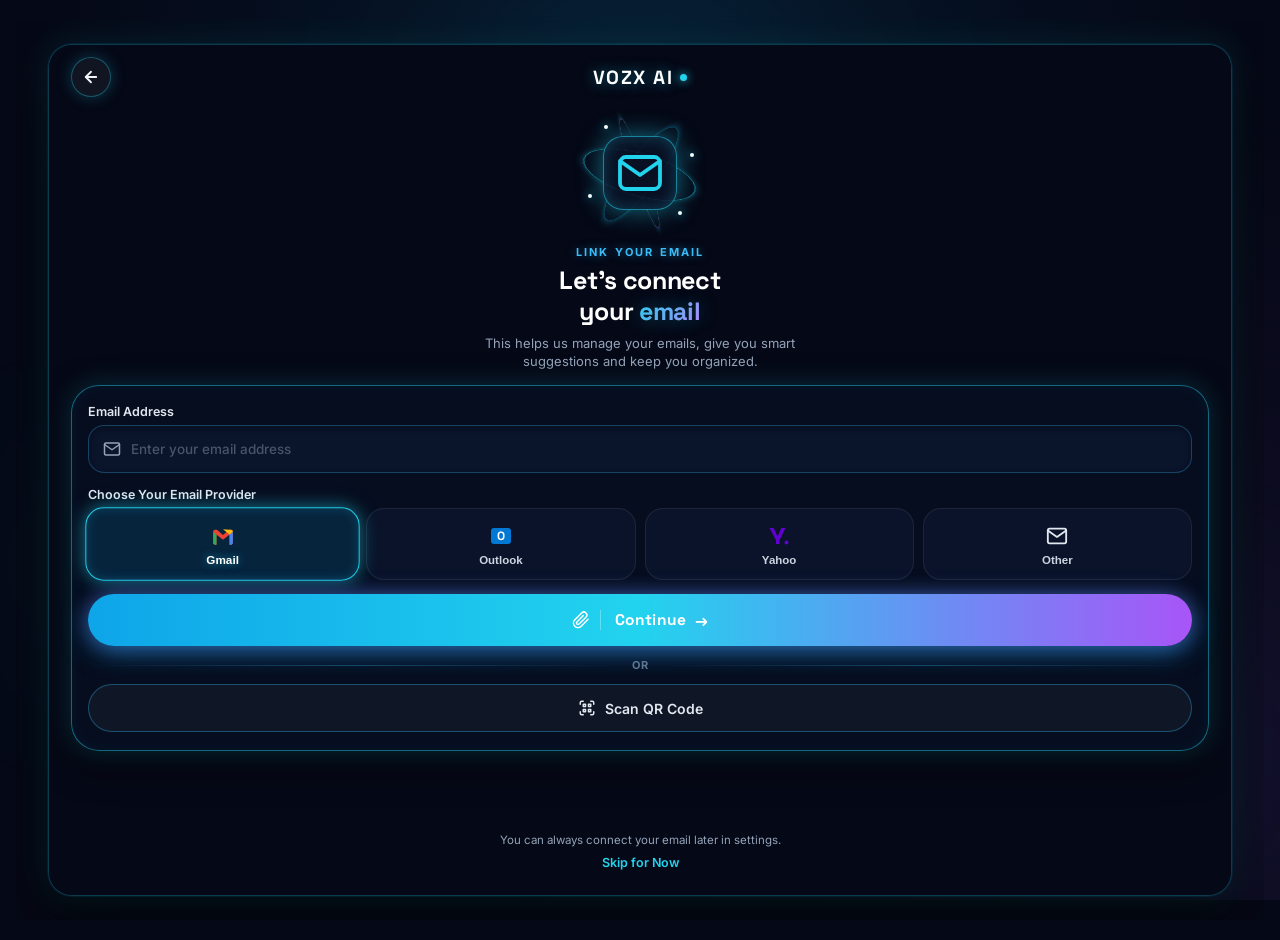
<file: email-onboarding.html>
<!DOCTYPE html>
<html lang="en">
<head>
  <meta charset="UTF-8">
  <meta name="viewport" content="width=device-width, initial-scale=1.0, maximum-scale=1.0, user-scalable=no">
  <title>VOZX AI — Email Assistant Onboarding</title>
  <meta name="description" content="Connect your email account to VOZX AI for intelligent email organization, summaries, and AI drafting.">
  <link rel="stylesheet" href="email-onboarding.css">
</head>
<body>

  <!-- Cosmic Ambient Background Particles & Energy Waves -->
  <div class="ambient-cosmic-bg" aria-hidden="true">
    <div class="glow-orb orb-1"></div>
    <div class="glow-orb orb-2"></div>
    <div class="glow-orb orb-3"></div>
    <span class="particle p-1"></span>
    <span class="particle p-2"></span>
    <span class="particle p-3"></span>
    <span class="particle p-4"></span>
    <span class="particle p-5"></span>
    <span class="particle p-6"></span>
  </div>

  <!-- Responsive Viewport Shell -->
  <main class="email-viewport-container phone-frame" id="emailPhoneFrame">

    <!-- Sweeping Cosmic Plasma Arc Wave -->
    <div class="sweeping-plasma-arc" aria-hidden="true"></div>

    <!-- Multi-Screen Viewport Container -->
    <div class="screens-viewport" id="screensViewport">

      <!-- =================================================================
           SCREEN 1 — LINK YOUR EMAIL (Exact Match to Reference Image)
           ================================================================= -->
      <section class="email-step-screen active" id="screen1LinkEmail" data-step="1">
        
        <!-- Header -->
        <header class="email-top-header">
          <button type="button" class="circle-back-btn" id="s1BackBtn" aria-label="Go back" title="Back to Dashboard">
            <svg viewBox="0 0 24 24" fill="none" stroke="currentColor" stroke-width="2.4" stroke-linecap="round" stroke-linejoin="round">
              <line x1="19" y1="12" x2="5" y2="12"></line>
              <polyline points="12 19 5 12 12 5"></polyline>
            </svg>
          </button>

          <div class="brand-title-group">
            <span class="brand-text">VOZX AI</span>
            <span class="online-cyan-dot" aria-hidden="true"></span>
          </div>

          <div class="header-spacer"></div>
        </header>

        <!-- Hero Section with Animated 3D Energy Orbits -->
        <div class="hero-email-stage">
          <div class="email-orbit-system">
            <!-- 3D Orbital Energy Rings -->
            <div class="orbit-ring ring-1"></div>
            <div class="orbit-ring ring-2"></div>
            <div class="orbit-ring ring-3"></div>
            <!-- Orbiting Energy Sparkles -->
            <span class="orbit-sparkle sp-1"></span>
            <span class="orbit-sparkle sp-2"></span>
            <span class="orbit-sparkle sp-3"></span>
            <span class="orbit-sparkle sp-4"></span>

            <!-- Central Glowing Email Icon Box -->
            <div class="central-email-icon-box">
              <svg width="48" height="48" viewBox="0 0 24 24" fill="none" stroke="#22d3ee" stroke-width="1.9" stroke-linecap="round" stroke-linejoin="round">
                <rect x="2" y="4" width="20" height="16" rx="3"></rect>
                <path d="M22 6l-10 7L2 6"></path>
              </svg>
            </div>
          </div>

          <span class="tracking-label">LINK YOUR EMAIL</span>
          <h1 class="hero-title">
            Let's connect<br>your <span class="gradient-email-word">email</span>
          </h1>
          <p class="hero-subtitle">
            This helps us manage your emails, give you smart suggestions and keep you organized.
          </p>
        </div>

        <!-- Glassmorphic Form Card -->
        <div class="glassmorphic-email-card">
          
          <!-- Input Field: Email Address -->
          <div class="input-block">
            <label class="card-field-label" for="emailInput">Email Address</label>
            <div class="glass-input-field" id="emailInputWrapper">
              <span class="input-icon">
                <svg width="18" height="18" viewBox="0 0 24 24" fill="none" stroke="currentColor" stroke-width="2" stroke-linecap="round" stroke-linejoin="round">
                  <rect x="2" y="4" width="20" height="16" rx="2"></rect>
                  <path d="M22 6l-10 7L2 6"></path>
                </svg>
              </span>
              <input 
                type="email" 
                id="emailInput" 
                class="card-text-input" 
                placeholder="Enter your email address" 
                value=""
                autocomplete="email"
              >
            </div>
          </div>

          <!-- Choose Email Provider Row -->
          <div class="providers-block">
            <label class="card-field-label">Choose Your Email Provider</label>
            <div class="providers-grid" role="radiogroup" aria-label="Email Providers">
              
              <!-- 1. Gmail (Active by default) -->
              <button type="button" class="provider-card active" data-provider="Gmail" role="radio" aria-checked="true" title="Gmail">
                <div class="provider-icon-wrapper">
                  <svg width="22" height="18" viewBox="0 0 24 18" fill="none">
                    <path d="M1.5 16.5V4.5C1.5 3.4 2.4 2.5 3.5 2.5H5.5L12 8L18.5 2.5H20.5C21.6 2.5 22.5 3.4 22.5 4.5V16.5C22.5 17.6 21.6 18.5 20.5 18.5H19V7.5L12 13L5 7.5V18.5H3.5C2.4 18.5 1.5 17.6 1.5 16.5Z" fill="#EA4335"/>
                    <path d="M19 7.5V18.5H20.5C21.6 18.5 22.5 17.6 22.5 16.5V4.5L19 7.5Z" fill="#4285F4"/>
                    <path d="M5 7.5L1.5 4.5V16.5C1.5 17.6 2.4 18.5 3.5 18.5H5V7.5Z" fill="#34A853"/>
                    <path d="M19 4.5V7.5L12 13L5 7.5V4.5L12 10L19 4.5Z" fill="#EA4335"/>
                    <path d="M18.5 2.5H20.5C21.6 2.5 22.5 3.4 22.5 4.5L19 7.5L12 2L18.5 2.5Z" fill="#FBBC05"/>
                  </svg>
                </div>
                <span class="provider-name">Gmail</span>
              </button>

              <!-- 2. Outlook -->
              <button type="button" class="provider-card" data-provider="Outlook" role="radio" aria-checked="false" title="Microsoft Outlook">
                <div class="provider-icon-wrapper">
                  <svg width="24" height="24" viewBox="0 0 24 24" fill="none">
                    <rect x="2" y="4" width="20" height="16" rx="3" fill="#0078D4"/>
                    <text x="12" y="16" font-family="'Space Grotesk', sans-serif" font-weight="bold" font-size="12" fill="#ffffff" text-anchor="middle">O</text>
                  </svg>
                </div>
                <span class="provider-name">Outlook</span>
              </button>

              <!-- 3. Yahoo -->
              <button type="button" class="provider-card" data-provider="Yahoo" role="radio" aria-checked="false" title="Yahoo Mail">
                <div class="provider-icon-wrapper">
                  <svg width="24" height="24" viewBox="0 0 24 24">
                    <path fill="#6001D2" d="M2.5 4h4.2l3.8 8.5L14.3 4h4.2l-6 12.2V20H9v-3.8L2.5 4z"/>
                    <circle cx="19.5" cy="18.5" r="2" fill="#6001D2"/>
                  </svg>
                </div>
                <span class="provider-name">Yahoo</span>
              </button>

              <!-- 4. Other -->
              <button type="button" class="provider-card" data-provider="Other" role="radio" aria-checked="false" title="IMAP / Other Mail">
                <div class="provider-icon-wrapper">
                  <svg width="22" height="22" viewBox="0 0 24 24" fill="none" stroke="#e2e8f0" stroke-width="2" stroke-linecap="round" stroke-linejoin="round">
                    <rect x="2" y="4" width="20" height="16" rx="2"></rect>
                    <path d="M22 6l-10 7L2 6"></path>
                  </svg>
                </div>
                <span class="provider-name">Other</span>
              </button>

            </div>
          </div>

          <!-- Gradient Continue Button -->
          <button type="button" class="gradient-continue-btn" id="continueBtn">
            <span class="btn-ripple-layer"></span>
            <span class="btn-icon-side">
              <svg width="18" height="18" viewBox="0 0 24 24" fill="none" stroke="currentColor" stroke-width="2" stroke-linecap="round" stroke-linejoin="round">
                <path d="M21.44 11.05l-9.19 9.19a6 6 0 0 1-8.49-8.49l9.19-9.19a4 4 0 0 1 5.66 5.66l-9.2 9.19a2 2 0 0 1-2.83-2.83l8.49-8.48"></path>
              </svg>
            </span>
            <span class="btn-divider-stroke"></span>
            <span class="btn-label-text" id="continueBtnLabel">Continue</span>
            <span class="btn-arrow-right">&rarr;</span>
          </button>

          <!-- Glowing OR Divider -->
          <div class="glowing-or-divider">
            <span class="divider-line"></span>
            <span class="divider-badge">OR</span>
            <span class="divider-line"></span>
          </div>

          <!-- Outline Scan QR Code Button -->
          <button type="button" class="glass-qr-btn" id="scanQrBtn">
            <svg class="qr-bracket-icon" width="18" height="18" viewBox="0 0 24 24" fill="none" stroke="currentColor" stroke-width="2" stroke-linecap="round" stroke-linejoin="round">
              <path d="M3 7V5a2 2 0 0 1 2-2h2"></path>
              <path d="M17 3h2a2 2 0 0 1 2 2v2"></path>
              <path d="M21 17v2a2 2 0 0 1-2 2h-2"></path>
              <path d="M7 21H5a2 2 0 0 1-2-2v-2"></path>
              <rect x="7" y="7" width="3" height="3"></rect>
              <rect x="14" y="7" width="3" height="3"></rect>
              <rect x="7" y="14" width="3" height="3"></rect>
              <rect x="14" y="14" width="3" height="3"></rect>
            </svg>
            <span>Scan QR Code</span>
          </button>

        </div>

        <!-- Footer Section -->
        <footer class="email-footer-block">
          <p class="footer-note-text">You can always connect your email later in settings.</p>
          <button type="button" class="skip-link-btn" id="skipLinkBtn">Skip for Now</button>
        </footer>

      </section>

      <!-- =================================================================
           SCREEN 2 — CONNECTING EMAIL (Animated Circular Progress)
           ================================================================= -->
      <section class="email-step-screen" id="screen2Connecting" data-step="2">
        <div class="connecting-stage">
          
          <!-- Glowing Animated Progress Ring -->
          <div class="progress-ring-container">
            <svg class="circular-progress-svg" viewBox="0 0 120 120">
              <defs>
                <linearGradient id="ringProgressGrad" x1="0%" y1="0%" x2="100%" y2="100%">
                  <stop offset="0%" stop-color="#0ea5e9"/>
                  <stop offset="50%" stop-color="#22d3ee"/>
                  <stop offset="100%" stop-color="#a855f7"/>
                </linearGradient>
              </defs>
              <circle class="ring-bg-track" cx="60" cy="60" r="50"></circle>
              <circle class="ring-stroke-bar" id="progressStrokeBar" cx="60" cy="60" r="50"></circle>
            </svg>

            <!-- Inner Floating Spinning Icon -->
            <div class="inner-spinning-email">
              <svg width="42" height="42" viewBox="0 0 24 24" fill="none" stroke="#22d3ee" stroke-width="1.8" stroke-linecap="round" stroke-linejoin="round">
                <rect x="2" y="4" width="20" height="16" rx="3"></rect>
                <path d="M22 6l-10 7L2 6"></path>
              </svg>
            </div>
          </div>

          <!-- Progress Percentage Counter -->
          <div class="progress-percent-label" id="progressPercentLabel">0%</div>

          <h2 class="connecting-title" id="connectingTitle">Connecting your Gmail...</h2>
          <p class="connecting-subtitle">Please wait while VOZX securely links your account and neural keys.</p>

          <div class="connecting-security-badge">
            <span>🔒</span>
            <span>256-Bit Encrypted OAuth Pipeline</span>
          </div>

        </div>
      </section>

      <!-- =================================================================
           SCREEN 3 — EMAIL CONNECTED SUCCESSFULLY (Green Checkmark Glow)
           ================================================================= -->
      <section class="email-step-screen" id="screen3Success" data-step="3">
        <div class="success-stage">
          
          <!-- Neon Green Success Checkmark Badge -->
          <div class="success-neon-circle">
            <svg class="success-checkmark-svg" viewBox="0 0 52 52">
              <circle class="success-circle-outline" cx="26" cy="26" r="23" fill="none"/>
              <path class="success-check-path" fill="none" d="M14.1 27.2l7.1 7.2 16.7-16.8"/>
            </svg>
          </div>

          <span class="success-badge-pill">● Neural Sync Ready</span>

          <h2 class="success-title">Email Connected Successfully!</h2>
          <p class="success-subtitle">
            VOZX can now organize your emails, summarize inboxes, draft replies, and notify important messages.
          </p>

          <div class="features-unlocked-card">
            <div class="feature-item">
              <span class="feat-dot"></span>
              <span>AI Smart Inbox Summaries</span>
            </div>
            <div class="feature-item">
              <span class="feat-dot"></span>
              <span>1-Click Contextual Replies</span>
            </div>
            <div class="feature-item">
              <span class="feat-dot"></span>
              <span>Priority &amp; Deadline Extraction</span>
            </div>
          </div>

          <button type="button" class="open-dashboard-btn" id="openEmailDashboardBtn">
            <span>Open Email Assistant</span>
            <span>&rarr;</span>
          </button>

          <div class="auto-redirect-note">Auto-opening in <span id="autoRedirectTimer">2</span>s...</div>

        </div>
      </section>

      <!-- =================================================================
           SCREEN 4 — EMAIL ASSISTANT DASHBOARD (Main Production Hub)
           ================================================================= -->
      <section class="email-step-screen" id="screen4Dashboard" data-step="4">
        
        <!-- Dashboard Top Header -->
        <header class="dash-top-header">
          <button type="button" class="circle-back-btn" id="dashBackBtn" title="Back to Main Home Dashboard">
            <svg viewBox="0 0 24 24" fill="none" stroke="currentColor" stroke-width="2.4">
              <line x1="19" y1="12" x2="5" y2="12"></line>
              <polyline points="12 19 5 12 12 5"></polyline>
            </svg>
          </button>

          <div class="brand-title-group">
            <span class="brand-text">VOZX AI</span>
            <span class="online-cyan-dot" aria-hidden="true"></span>
          </div>

          <div class="dash-header-actions">
            <button type="button" class="dash-del-btn" id="dashDeleteAccountBtn" title="Delete & Unlink Email Account" aria-label="Delete Email Account">
              <svg width="12" height="12" viewBox="0 0 24 24" fill="none" stroke="currentColor" stroke-width="2" stroke-linecap="round" stroke-linejoin="round">
                <polyline points="3 6 5 6 21 6"></polyline>
                <path d="M19 6v14a2 2 0 0 1-2 2H7a2 2 0 0 1-2-2V6m3 0V4a2 2 0 0 1 2-2h4a2 2 0 0 1 2 2v2"></path>
              </svg>
              <span>Delete</span>
            </button>
            <div class="dash-profile-circle" id="dashProfileBtn" title="Connected Account">
              <span>AI</span>
            </div>
          </div>
        </header>

        <!-- Scrollable Dashboard Content -->
        <div class="dash-scroll-content">

          <!-- Dashboard Title Banner -->
          <div class="dash-heading-block">
            <h1 class="dash-main-title">Email Assistant</h1>
            <p class="dash-sub-title">Write, organize, and manage your emails with AI.</p>
          </div>

          <!-- Connected Accounts & Add Mail Bar -->
          <div class="connected-accounts-bar" id="connectedAccountsBar">
            <button type="button" class="active-account-badge" id="accountSwitcherTrigger" title="Switch or manage email accounts" aria-haspopup="dialog">
              <span class="account-provider-icon">
                <svg width="14" height="14" viewBox="0 0 24 24" fill="currentColor">
                  <path d="M20 4H4c-1.1 0-2 .9-2 2v12c0 1.1.9 2 2 2h16c1.1 0 2-.9 2-2V6c0-1.1-.9-2-2-2zm0 4l-8 5-8-5V6l8 5 8-5v2z"/>
                </svg>
              </span>
              <span class="active-account-email" id="activeAccountEmailDisplay">user@example.com</span>
              <span class="account-status-dot" title="Account Synced"></span>
              <svg class="account-switcher-chevron" width="12" height="12" viewBox="0 0 24 24" fill="none" stroke="currentColor" stroke-width="2.6" stroke-linecap="round" stroke-linejoin="round">
                <polyline points="6 9 12 15 18 9"></polyline>
              </svg>
            </button>

            <div class="account-actions-group">
              <button type="button" class="add-mail-pill-btn" id="addMailBtn" title="Connect another email address">
                <svg width="12" height="12" viewBox="0 0 24 24" fill="none" stroke="currentColor" stroke-width="2.6" stroke-linecap="round" stroke-linejoin="round">
                  <line x1="12" y1="5" x2="12" y2="19"></line>
                  <line x1="5" y1="12" x2="19" y2="12"></line>
                </svg>
                <span>Add Mail</span>
              </button>

              <button type="button" class="del-mail-icon-btn" id="delMailIconBtn" title="Delete this email account" aria-label="Delete this email">
                <svg width="13" height="13" viewBox="0 0 24 24" fill="none" stroke="currentColor" stroke-width="2" stroke-linecap="round" stroke-linejoin="round">
                  <polyline points="3 6 5 6 21 6"></polyline>
                  <path d="M19 6v14a2 2 0 0 1-2 2H7a2 2 0 0 1-2-2V6m3 0V4a2 2 0 0 1 2-2h4a2 2 0 0 1 2 2v2"></path>
                </svg>
              </button>
            </div>
          </div>

          <!-- Category Tabs: Inbox, Important, Sent, Drafts -->
          <div class="dash-category-tabs" role="tablist">
            <button type="button" class="cat-tab-pill active" data-tab="inbox" role="tab" aria-selected="true">
              <span>Inbox</span>
              <span class="tab-badge">12</span>
            </button>
            <button type="button" class="cat-tab-pill" data-tab="important" role="tab" aria-selected="false">
              <span>Important</span>
              <span class="tab-badge">3</span>
            </button>
            <button type="button" class="cat-tab-pill" data-tab="sent" role="tab" aria-selected="false">
              <span>Sent</span>
            </button>
            <button type="button" class="cat-tab-pill" data-tab="drafts" role="tab" aria-selected="false">
              <span>Drafts</span>
              <span class="tab-badge">2</span>
            </button>
          </div>

          <!-- AI Compose Card -->
          <div class="ai-compose-card" id="composeTriggerCard" title="Compose an AI Email">
            <div class="compose-left">
              <div class="sparkles-icon-box">
                <svg width="22" height="22" viewBox="0 0 24 24" fill="none" stroke="#c084fc" stroke-width="2">
                  <path d="M12 2l2.4 7.2L21.6 12l-7.2 2.4L12 21.6l-2.4-7.2L2.4 12l7.2-2.4z"/>
                </svg>
              </div>
              <div class="compose-text">
                <h3 class="compose-title">AI Compose</h3>
                <p class="compose-desc">Write a professional email in seconds.</p>
              </div>
            </div>
            <span class="compose-arrow">&rarr;</span>
          </div>

          <!-- Email Summary Card -->
          <div class="email-summary-card">
            <div class="summary-header">
              <div class="summary-icon-pill">
                <span>✉️</span>
                <span>AI Inbox Synthesis</span>
              </div>
              <span class="summary-time">Just now</span>
            </div>
            <p class="summary-body">
              You have <strong>12 unread emails</strong>, <strong>3 important messages</strong>, and <strong>2 meeting invitations</strong> today.
            </p>
            <button type="button" class="summary-details-btn" id="viewSummaryDetailsBtn">
              <span>View Details</span>
              <span>&rarr;</span>
            </button>
          </div>

          <!-- Smart Reply Suggestions (Horizontal Chips) -->
          <div class="smart-replies-section">
            <div class="section-label-row">
              <span class="section-title">💡 Smart Reply Suggestions</span>
              <span class="section-hint">Tap to use</span>
            </div>
            <div class="replies-horizontal-scroll">
              <button type="button" class="reply-chip">"I'll take a look."</button>
              <button type="button" class="reply-chip">"Sounds good, let's do it."</button>
              <button type="button" class="reply-chip">"I'm on it."</button>
              <button type="button" class="reply-chip">"Can we reschedule?"</button>
            </div>
          </div>

          <!-- Recent Emails Section (Dark Glass List) -->
          <div class="recent-emails-section">
            <div class="section-label-row">
              <span class="section-title">Recent Emails</span>
              <span class="section-counter">4 New</span>
            </div>

            <div class="emails-glass-list" id="emailsListContainer">
              
              <!-- Email 1 -->
              <article class="email-glass-item unread" data-email-id="1">
                <div class="email-item-header">
                  <div class="sender-info">
                    <div class="sender-avatar av-blue">UN</div>
                    <div>
                      <span class="sender-name">University Administration</span>
                      <span class="sender-addr">admin@university.edu</span>
                    </div>
                  </div>
                  <div class="email-meta">
                    <span class="email-time">10:24 AM</span>
                    <span class="unread-blue-dot" title="Unread"></span>
                  </div>
                </div>
                <h4 class="email-subject">University Fee Reminder &bull; Semester 2</h4>
                <p class="email-preview">Please find attached the schedule for semester registration and fee submission...</p>
              </article>

              <!-- Email 2 -->
              <article class="email-glass-item unread" data-email-id="2">
                <div class="email-item-header">
                  <div class="sender-info">
                    <div class="sender-avatar av-purple">PF</div>
                    <div>
                      <span class="sender-name">PrintFlow Client Team</span>
                      <span class="sender-addr">client@printflow.design</span>
                    </div>
                  </div>
                  <div class="email-meta">
                    <span class="email-time">9:15 AM</span>
                    <span class="unread-blue-dot" title="Unread"></span>
                  </div>
                </div>
                <h4 class="email-subject">PrintFlow Client Inquiry: Production Milestone</h4>
                <p class="email-preview">Our production team has completed sprint 3 review. We would like to sync on...</p>
              </article>

              <!-- Email 3 -->
              <article class="email-glass-item" data-email-id="3">
                <div class="email-item-header">
                  <div class="sender-info">
                    <div class="sender-avatar av-green">TM</div>
                    <div>
                      <span class="sender-name">Elena Rostova</span>
                      <span class="sender-addr">elena@techcorp.io</span>
                    </div>
                  </div>
                  <div class="email-meta">
                    <span class="email-time">Yesterday</span>
                  </div>
                </div>
                <h4 class="email-subject">Team Meeting Tomorrow: Architecture Review</h4>
                <p class="email-preview">Hi Varun, let's connect at 11 AM to finalize the neural pipeline schema...</p>
              </article>

              <!-- Email 4 -->
              <article class="email-glass-item" data-email-id="4">
                <div class="email-item-header">
                  <div class="sender-info">
                    <div class="sender-avatar av-cyan">PU</div>
                    <div>
                      <span class="sender-name">Alex Chen</span>
                      <span class="sender-addr">alex@startup.co</span>
                    </div>
                  </div>
                  <div class="email-meta">
                    <span class="email-time">Yesterday</span>
                  </div>
                </div>
                <h4 class="email-subject">Project Update: Design System V2 Ready</h4>
                <p class="email-preview">The new high-contrast dark cyberpunk UI components have been pushed to main...</p>
              </article>

            </div>
          </div>

        </div><!-- /dash-scroll-content -->

        <!-- Bottom AI Input Bar -->
        <div class="bottom-ai-bar-wrapper">
          <div class="bottom-ai-bar">
            <button type="button" class="bar-icon-btn" title="Attach file" id="attachBtn">📎</button>
            <input type="text" class="bar-input" id="quickEmailInput" placeholder="Write your email with AI...">
            <button type="button" class="bar-icon-btn" title="Voice dictation" id="voiceEmailBtn">🎙️</button>
            <button type="button" class="bar-icon-btn" title="Insert emoji" id="emojiEmailBtn">😊</button>
            <button type="button" class="bar-send-btn" title="Send with VOZX AI" id="sendEmailBtn">
              <svg width="15" height="15" viewBox="0 0 24 24" fill="none" stroke="currentColor" stroke-width="2.5" stroke-linecap="round" stroke-linejoin="round">
                <line x1="22" y1="2" x2="11" y2="13"></line>
                <polygon points="22 2 15 22 11 13 2 9 22 2"></polygon>
              </svg>
            </button>
          </div>
        </div>

      </section>

    </div><!-- /screens-viewport -->

  </main>

  <!-- QR Scanner Glass Modal -->
  <div class="glass-modal-backdrop hidden" id="qrScannerModal">
    <div class="qr-modal-card">
      <div class="modal-top-row">
        <span class="modal-badge">📷 QR Instant Sync</span>
        <button type="button" class="modal-close-btn" id="closeQrModal">✕</button>
      </div>
      <h3 class="modal-heading">Scan to Link Email</h3>
      <p class="modal-sub">Scan this secure pairing code using your mobile authenticator or webmail app.</p>
      
      <div class="qr-target-box">
        <div class="qr-laser-line"></div>
        <div class="qr-corner tl"></div>
        <div class="qr-corner tr"></div>
        <div class="qr-corner bl"></div>
        <div class="qr-corner br"></div>
        <svg class="qr-code-svg" viewBox="0 0 100 100">
          <rect width="100" height="100" fill="#0b1226"/>
          <!-- Simplified high-contrast futuristic QR pattern -->
          <rect x="10" y="10" width="25" height="25" fill="#22d3ee" rx="3"/>
          <rect x="15" y="15" width="15" height="15" fill="#0b1226"/>
          <rect x="18" y="18" width="9" height="9" fill="#22d3ee"/>

          <rect x="65" y="10" width="25" height="25" fill="#22d3ee" rx="3"/>
          <rect x="70" y="15" width="15" height="15" fill="#0b1226"/>
          <rect x="73" y="18" width="9" height="9" fill="#22d3ee"/>

          <rect x="10" y="65" width="25" height="25" fill="#22d3ee" rx="3"/>
          <rect x="15" y="70" width="15" height="15" fill="#0b1226"/>
          <rect x="18" y="73" width="9" height="9" fill="#22d3ee"/>

          <rect x="42" y="12" width="6" height="6" fill="#38bdf8"/>
          <rect x="52" y="18" width="6" height="6" fill="#c084fc"/>
          <rect x="42" y="32" width="16" height="6" fill="#22d3ee"/>
          <rect x="65" y="45" width="8" height="8" fill="#38bdf8"/>
          <rect x="45" y="68" width="12" height="12" fill="#22d3ee"/>
          <rect x="78" y="72" width="12" height="12" fill="#c084fc"/>
        </svg>
      </div>

      <button type="button" class="simulate-qr-btn" id="simulateQrSuccessBtn">
        <span>Simulate Instant Scan Success</span>
      </button>
    </div>
  </div>

  <!-- AI Email Compose Modal -->
  <div class="glass-modal-backdrop hidden" id="composeModal">
    <div class="compose-modal-card">
      <div class="modal-top-row">
        <span class="modal-badge">✨ AI Neural Composer</span>
        <button type="button" class="modal-close-btn" id="closeComposeModal">✕</button>
      </div>
      <h3 class="modal-heading">Draft New Email</h3>
      
      <div class="compose-form-group">
        <input type="text" class="modal-input" id="composeRecipient" placeholder="To: recipient@example.com" value="alex@startup.co">
        <input type="text" class="modal-input" id="composeSubject" placeholder="Subject: Project Milestone">
        <textarea class="modal-textarea" id="composePrompt" rows="4" placeholder="Briefly describe what you want to say... (e.g. Confirm tomorrow's meeting at 11am and ask for the slide deck)"></textarea>
      </div>

      <div class="compose-actions-row">
        <button type="button" class="ai-generate-draft-btn" id="generateDraftBtn">
          <span>✨ Generate AI Draft</span>
        </button>
        <button type="button" class="send-draft-btn" id="sendDraftBtn">
          <span>Send &rarr;</span>
        </button>
      </div>
    </div>
  </div>

  <!-- Account Switcher Modal -->
  <div class="glass-modal-backdrop hidden" id="accountSwitcherModal" role="dialog" aria-modal="true" aria-labelledby="switcherModalTitle">
    <div class="account-switcher-card">
      <div class="modal-top-row">
        <div class="switcher-header-title-box">
          <svg width="18" height="18" viewBox="0 0 24 24" fill="none" stroke="#22d3ee" stroke-width="2" stroke-linecap="round" stroke-linejoin="round">
            <path d="M16 21v-2a4 4 0 0 0-4-4H6a4 4 0 0 0-4 4v2"></path>
            <circle cx="9" cy="7" r="4"></circle>
            <path d="M22 21v-2a4 4 0 0 0-3-3.87"></path>
            <path d="M16 3.13a4 4 0 0 1 0 7.75"></path>
          </svg>
          <span class="switcher-modal-heading" id="switcherModalTitle">Connected Accounts</span>
        </div>
        <button type="button" class="modal-close-btn" id="closeSwitcherModal">✕</button>
      </div>

      <p class="switcher-modal-sub">Switch active inbox or manage linked mailboxes.</p>

      <div class="accounts-list-container" id="accountsListContainer">
        <!-- Dynamically rendered accounts list -->
      </div>

      <button type="button" class="switcher-add-btn" id="switcherAddAccountBtn">
        <svg width="14" height="14" viewBox="0 0 24 24" fill="none" stroke="currentColor" stroke-width="2.6" stroke-linecap="round" stroke-linejoin="round">
          <line x1="12" y1="5" x2="12" y2="19"></line>
          <line x1="5" y1="12" x2="19" y2="12"></line>
        </svg>
        <span>Add Another Email Account</span>
      </button>
    </div>
  </div>

  <!-- Delete Account Confirmation Modal -->
  <div class="glass-modal-backdrop hidden" id="emailDeleteModal" role="dialog" aria-modal="true" aria-labelledby="emailDelModalTitle">
    <div class="email-del-card">
      <div class="email-del-icon-circle">
        <svg width="24" height="24" viewBox="0 0 24 24" fill="none" stroke="currentColor" stroke-width="2.2" stroke-linecap="round" stroke-linejoin="round">
          <polyline points="3 6 5 6 21 6"></polyline>
          <path d="M19 6v14a2 2 0 0 1-2 2H7a2 2 0 0 1-2-2V6m3 0V4a2 2 0 0 1 2-2h4a2 2 0 0 1 2 2v2"></path>
          <line x1="10" y1="11" x2="10" y2="17"></line>
          <line x1="14" y1="11" x2="14" y2="17"></line>
        </svg>
      </div>
      <h3 class="email-del-title" id="emailDelModalTitle">Delete Email Account?</h3>
      <p class="email-del-desc" id="emailDelModalDesc">Are you sure you want to delete and unlink <strong id="deleteAccountTargetEmail">user@example.com</strong>? You will be returned to the Link Your Email setup screen.</p>
      <div class="email-del-actions">
        <button type="button" class="email-del-cancel-btn" id="emailDelCancelBtn">Cancel</button>
        <button type="button" class="email-del-confirm-btn" id="emailDelConfirmBtn">Delete &amp; Unlink</button>
      </div>
    </div>
  </div>

  <!-- Toast Notification -->
  <div class="feedback-toast" id="emailToast" role="alert" aria-live="polite"></div>

  <script src="email-onboarding.js"></script>
</body>
</html>
</file>
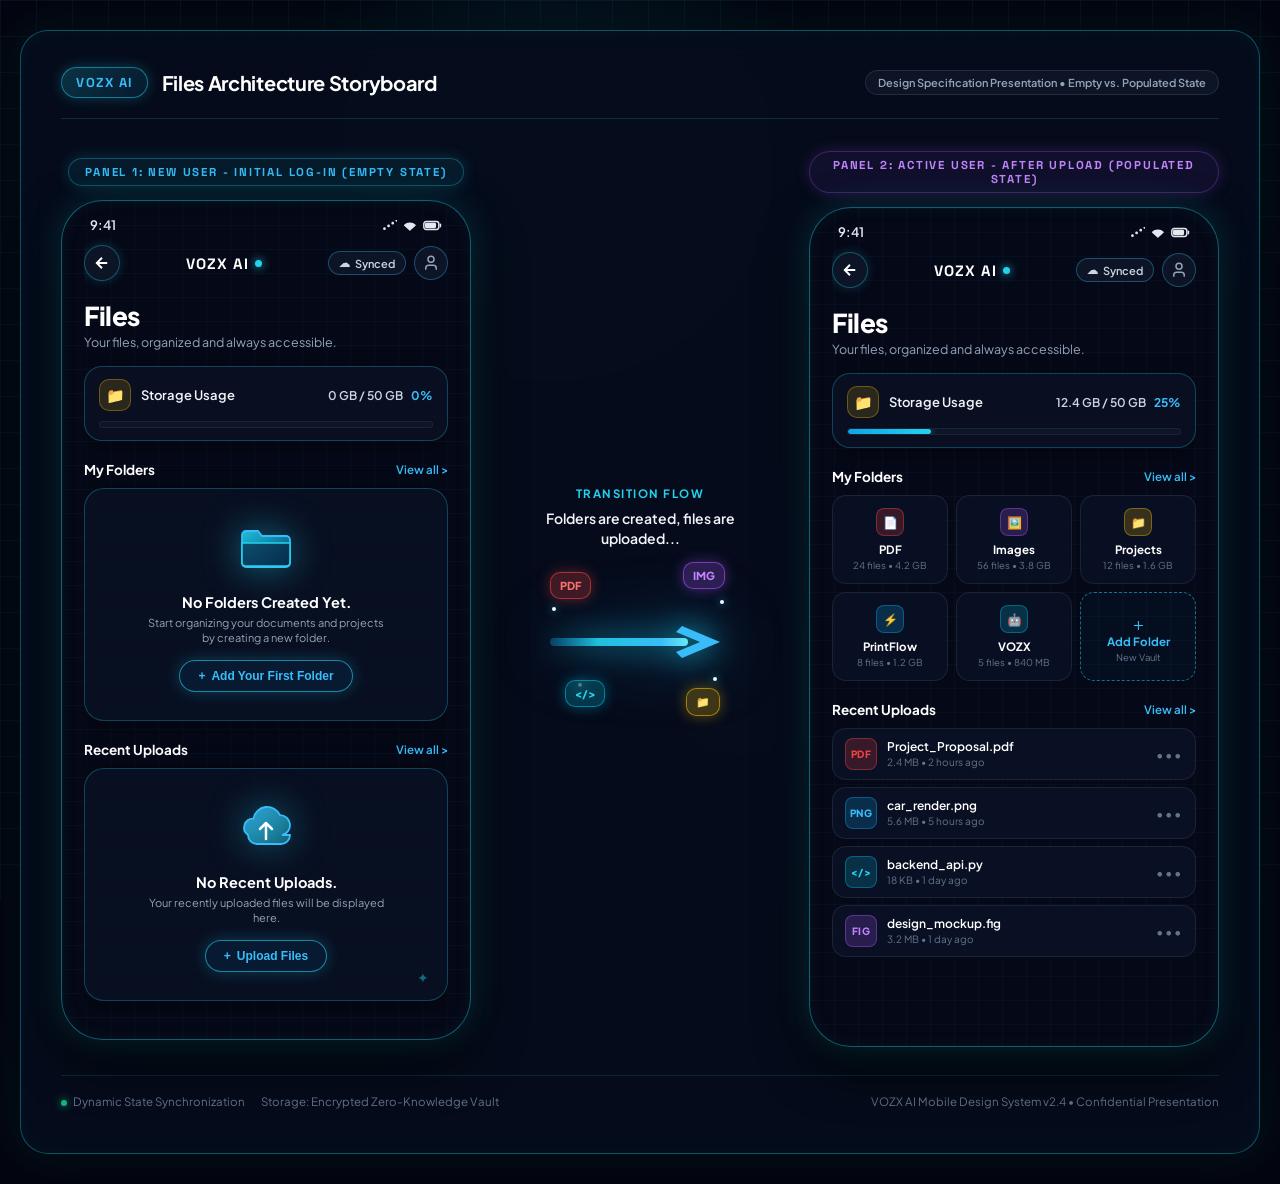
<file: files_storyboard_presentation.html>
<!DOCTYPE html>
<html lang="en">
<head>
  <meta charset="UTF-8">
  <meta name="viewport" content="width=device-width, initial-scale=1.0">
  <title>VOZX AI — Files Flow Storyboard Presentation</title>
  <link rel="preconnect" href="https://fonts.googleapis.com">
  <link rel="preconnect" href="https://fonts.gstatic.com" crossorigin>
  <link href="https://fonts.googleapis.com/css2?family=Plus+Jakarta+Sans:wght@400;500;600;700;800&family=Space+Grotesk:wght@500;700&display=swap" rel="stylesheet">
  <style>
    :root {
      --bg-dark: #030611;
      --bg-board: #050a18;
      --cyan-neon: #22d3ee;
      --cyan-glow: rgba(34, 211, 238, 0.45);
      --purple-neon: #c084fc;
      --blue-electric: #0ea5e9;
      --grid-line: rgba(34, 211, 238, 0.07);
    }

    * {
      box-sizing: border-box;
      margin: 0;
      padding: 0;
    }

    body {
      background-color: var(--bg-dark);
      font-family: 'Plus Jakarta Sans', -apple-system, sans-serif;
      color: #ffffff;
      min-height: 100vh;
      display: flex;
      flex-direction: column;
      align-items: center;
      justify-content: center;
      padding: 30px 20px;
      overflow-x: hidden;
      position: relative;
    }

    /* Ambient Futuristic Grid & Glow Backdrop */
    .grid-backdrop {
      position: fixed;
      inset: 0;
      pointer-events: none;
      background-image: 
        linear-gradient(to right, var(--grid-line) 1px, transparent 1px),
        linear-gradient(to bottom, var(--grid-line) 1px, transparent 1px);
      background-size: 36px 36px;
      z-index: 0;
    }

    .ambient-glow-1 {
      position: fixed;
      top: -15%;
      left: 20%;
      width: 600px;
      height: 600px;
      border-radius: 50%;
      background: radial-gradient(circle, rgba(34, 211, 238, 0.12) 0%, transparent 70%);
      pointer-events: none;
      z-index: 0;
    }

    .ambient-glow-2 {
      position: fixed;
      bottom: -15%;
      right: 15%;
      width: 700px;
      height: 700px;
      border-radius: 50%;
      background: radial-gradient(circle, rgba(168, 85, 247, 0.1) 0%, transparent 70%);
      pointer-events: none;
      z-index: 0;
    }

    /* Presentation Board Master Container */
    .presentation-board {
      position: relative;
      z-index: 10;
      width: 100%;
      max-width: 1340px;
      background: rgba(6, 12, 28, 0.92);
      border: 1.5px solid rgba(34, 211, 238, 0.35);
      border-radius: 28px;
      padding: 36px 40px 44px;
      box-shadow: 
        0 0 50px rgba(0, 0, 0, 0.9),
        0 0 35px rgba(34, 211, 238, 0.15),
        inset 0 0 30px rgba(34, 211, 238, 0.04);
      backdrop-filter: blur(24px);
    }

    /* Board Top Brand Header */
    .board-header {
      display: flex;
      align-items: center;
      justify-content: space-between;
      border-bottom: 1px solid rgba(34, 211, 238, 0.18);
      padding-bottom: 20px;
      margin-bottom: 32px;
    }

    .board-title-group {
      display: flex;
      align-items: center;
      gap: 14px;
    }

    .brand-logo-pill {
      background: linear-gradient(135deg, rgba(34, 211, 238, 0.2), rgba(14, 165, 233, 0.1));
      border: 1px solid rgba(34, 211, 238, 0.5);
      padding: 6px 14px;
      border-radius: 999px;
      font-family: 'Space Grotesk', sans-serif;
      font-weight: 700;
      font-size: 13px;
      color: #38bdf8;
      letter-spacing: 1.5px;
      box-shadow: 0 0 14px rgba(34, 211, 238, 0.25);
    }

    .board-headline {
      font-size: 20px;
      font-weight: 700;
      letter-spacing: -0.3px;
      color: #ffffff;
    }

    .board-badge {
      font-size: 11px;
      font-weight: 600;
      color: #94a3b8;
      background: rgba(15, 23, 42, 0.8);
      border: 1px solid rgba(255, 255, 255, 0.1);
      padding: 5px 12px;
      border-radius: 999px;
    }

    /* Storyboard 3-Column Grid: Left Phone, Center Transition, Right Phone */
    .storyboard-layout {
      display: grid;
      grid-template-columns: 410px 1fr 410px;
      gap: 24px;
      align-items: center;
    }

    /* Panel Column */
    .panel-column {
      display: flex;
      flex-direction: column;
      align-items: center;
    }

    /* Panel Header Label */
    .panel-label {
      font-family: 'Space Grotesk', sans-serif;
      font-size: 11.5px;
      font-weight: 700;
      letter-spacing: 1.8px;
      text-transform: uppercase;
      text-align: center;
      margin-bottom: 14px;
      padding: 6px 16px;
      border-radius: 999px;
    }

    .panel-label.empty-label {
      color: #38bdf8;
      background: rgba(34, 211, 238, 0.08);
      border: 1px solid rgba(34, 211, 238, 0.3);
      box-shadow: 0 0 16px rgba(34, 211, 238, 0.2);
    }

    .panel-label.populated-label {
      color: #c084fc;
      background: rgba(168, 85, 247, 0.08);
      border: 1px solid rgba(168, 85, 247, 0.3);
      box-shadow: 0 0 16px rgba(168, 85, 247, 0.2);
    }

    /* Phone Device Mockup Container */
    .phone-container {
      width: 100%;
      height: 840px;
      background: #050816;
      border: 1.8px solid rgba(34, 211, 238, 0.42);
      border-radius: 42px;
      padding: 14px 22px 24px;
      box-shadow: 
        0 0 35px rgba(34, 211, 238, 0.18),
        0 20px 50px rgba(0, 0, 0, 0.8),
        inset 0 0 20px rgba(34, 211, 238, 0.05);
      position: relative;
      display: flex;
      flex-direction: column;
      overflow: hidden;
    }

    /* Phone Subtle Grid overlay */
    .phone-container::before {
      content: '';
      position: absolute;
      inset: 0;
      background-image: 
        linear-gradient(to right, rgba(34, 211, 238, 0.035) 1px, transparent 1px),
        linear-gradient(to bottom, rgba(34, 211, 238, 0.035) 1px, transparent 1px);
      background-size: 24px 24px;
      pointer-events: none;
      z-index: 1;
    }

    .phone-inner {
      position: relative;
      z-index: 2;
      display: flex;
      flex-direction: column;
      height: 100%;
      overflow-y: auto;
      scrollbar-width: none;
    }

    .phone-inner::-webkit-scrollbar {
      display: none;
    }

    /* Status Bar */
    .phone-status-bar {
      display: flex;
      align-items: center;
      justify-content: space-between;
      font-size: 13px;
      font-weight: 600;
      color: #e2e8f0;
      padding: 2px 6px 12px;
    }

    .status-icons {
      display: flex;
      align-items: center;
      gap: 6px;
    }

    /* Screen Top Header */
    .screen-header {
      display: flex;
      align-items: center;
      justify-content: space-between;
      margin-bottom: 18px;
    }

    .circle-back {
      width: 36px;
      height: 36px;
      border-radius: 50%;
      background: rgba(15, 23, 42, 0.85);
      border: 1px solid rgba(34, 211, 238, 0.35);
      display: flex;
      align-items: center;
      justify-content: center;
      color: #ffffff;
      box-shadow: 0 0 12px rgba(34, 211, 238, 0.2);
    }

    .brand-center {
      display: flex;
      align-items: center;
      gap: 6px;
      font-family: 'Space Grotesk', sans-serif;
      font-weight: 700;
      font-size: 15px;
      letter-spacing: 1px;
    }

    .cyan-dot {
      width: 7px;
      height: 7px;
      border-radius: 50%;
      background: #22d3ee;
      box-shadow: 0 0 10px #22d3ee;
    }

    .header-right-actions {
      display: flex;
      align-items: center;
      gap: 8px;
    }

    .synced-pill {
      display: flex;
      align-items: center;
      gap: 5px;
      background: rgba(15, 23, 42, 0.85);
      border: 1px solid rgba(56, 189, 248, 0.35);
      padding: 4px 10px;
      border-radius: 999px;
      font-size: 11px;
      font-weight: 600;
      color: #cbd5e1;
    }

    .profile-circle {
      width: 34px;
      height: 34px;
      border-radius: 50%;
      background: rgba(15, 23, 42, 0.85);
      border: 1px solid rgba(56, 189, 248, 0.35);
      display: flex;
      align-items: center;
      justify-content: center;
      color: #94a3b8;
    }

    /* Screen Title Banner */
    .title-banner {
      margin-bottom: 16px;
    }

    .main-screen-title {
      font-size: 26px;
      font-weight: 800;
      color: #ffffff;
      margin-bottom: 2px;
      letter-spacing: -0.4px;
    }

    .main-screen-subtitle {
      font-size: 12.5px;
      color: #94a3b8;
      font-weight: 400;
    }

    /* Storage Usage Card */
    .storage-card {
      background: rgba(11, 18, 38, 0.75);
      border: 1.2px solid rgba(34, 211, 238, 0.28);
      border-radius: 18px;
      padding: 12px 14px;
      margin-bottom: 20px;
      box-shadow: 0 4px 20px rgba(0, 0, 0, 0.4);
    }

    .storage-top-row {
      display: flex;
      align-items: center;
      justify-content: space-between;
      margin-bottom: 10px;
    }

    .storage-icon-title {
      display: flex;
      align-items: center;
      gap: 10px;
    }

    .storage-folder-icon {
      width: 32px;
      height: 32px;
      border-radius: 10px;
      background: rgba(234, 179, 8, 0.15);
      border: 1px solid rgba(234, 179, 8, 0.35);
      display: flex;
      align-items: center;
      justify-content: center;
      color: #eab308;
      font-size: 15px;
    }

    .storage-label {
      font-size: 13px;
      font-weight: 600;
      color: #f1f5f9;
    }

    .storage-counter {
      font-size: 12px;
      font-weight: 600;
      color: #cbd5e1;
      display: flex;
      align-items: center;
      gap: 8px;
    }

    .storage-pct {
      color: #38bdf8;
      font-weight: 700;
    }

    .storage-track {
      width: 100%;
      height: 7px;
      border-radius: 999px;
      background: rgba(15, 23, 42, 0.9);
      overflow: hidden;
      border: 1px solid rgba(255, 255, 255, 0.06);
    }

    .storage-fill {
      height: 100%;
      border-radius: 999px;
      background: linear-gradient(90deg, #0ea5e9, #22d3ee);
      box-shadow: 0 0 10px rgba(34, 211, 238, 0.7);
      transition: width 0.3s ease;
    }

    /* Section Headers */
    .section-header-row {
      display: flex;
      align-items: center;
      justify-content: space-between;
      margin-bottom: 10px;
    }

    .section-title {
      font-size: 13.5px;
      font-weight: 700;
      color: #ffffff;
    }

    .view-all-link {
      font-size: 11.5px;
      color: #38bdf8;
      text-decoration: none;
      font-weight: 600;
    }

    /* -------------------------------------------------------------
       EMPTY STATE CARDS (Panel 1)
       ------------------------------------------------------------- */
    .empty-glass-card {
      background: rgba(11, 18, 38, 0.72);
      border: 1.2px solid rgba(34, 211, 238, 0.28);
      border-radius: 20px;
      padding: 28px 18px;
      text-align: center;
      display: flex;
      flex-direction: column;
      align-items: center;
      justify-content: center;
      box-shadow: 0 4px 24px rgba(0, 0, 0, 0.4);
      margin-bottom: 20px;
      position: relative;
    }

    .empty-card-icon {
      width: 64px;
      height: 64px;
      margin-bottom: 12px;
      filter: drop-shadow(0 0 18px rgba(34, 211, 238, 0.55));
    }

    .empty-card-heading {
      font-size: 14.5px;
      font-weight: 700;
      color: #ffffff;
      margin-bottom: 4px;
    }

    .empty-card-sub {
      font-size: 11px;
      color: #94a3b8;
      line-height: 1.4;
      max-width: 250px;
      margin-bottom: 14px;
    }

    .empty-action-btn {
      display: inline-flex;
      align-items: center;
      justify-content: center;
      gap: 6px;
      background: rgba(14, 165, 233, 0.08);
      border: 1.2px solid rgba(34, 211, 238, 0.6);
      color: #38bdf8;
      font-size: 12px;
      font-weight: 600;
      padding: 8px 18px;
      border-radius: 999px;
      box-shadow: 0 0 16px rgba(34, 211, 238, 0.25);
      cursor: pointer;
      transition: all 0.2s;
    }

    .empty-action-btn:hover {
      background: rgba(34, 211, 238, 0.18);
      box-shadow: 0 0 22px rgba(34, 211, 238, 0.45);
    }

    .empty-sparkle {
      position: absolute;
      bottom: 14px;
      right: 18px;
      color: rgba(34, 211, 238, 0.45);
      font-size: 14px;
    }

    /* -------------------------------------------------------------
       POPULATED STATE CARDS (Panel 2)
       ------------------------------------------------------------- */
    /* 6 Folders Grid */
    .folders-grid {
      display: grid;
      grid-template-columns: repeat(3, 1fr);
      gap: 8px;
      margin-bottom: 20px;
    }

    .folder-card {
      background: rgba(11, 18, 38, 0.8);
      border: 1px solid rgba(255, 255, 255, 0.08);
      border-radius: 14px;
      padding: 12px 8px;
      display: flex;
      flex-direction: column;
      align-items: center;
      text-align: center;
      transition: all 0.2s;
    }

    .folder-card:hover {
      border-color: rgba(34, 211, 238, 0.4);
      transform: translateY(-2px);
    }

    .folder-card.add-folder-dashed {
      border: 1.5px dashed rgba(34, 211, 238, 0.5);
      background: rgba(14, 165, 233, 0.04);
      justify-content: center;
    }

    .badge-icon {
      width: 28px;
      height: 28px;
      border-radius: 8px;
      display: flex;
      align-items: center;
      justify-content: center;
      font-size: 12px;
      font-weight: 700;
      margin-bottom: 6px;
    }

    .badge-red { background: rgba(239, 68, 68, 0.2); border: 1px solid rgba(239, 68, 68, 0.4); color: #ef4444; }
    .badge-purple { background: rgba(168, 85, 247, 0.2); border: 1px solid rgba(168, 85, 247, 0.4); color: #c084fc; }
    .badge-yellow { background: rgba(234, 179, 8, 0.2); border: 1px solid rgba(234, 179, 8, 0.4); color: #eab308; }
    .badge-blue { background: rgba(14, 165, 233, 0.2); border: 1px solid rgba(14, 165, 233, 0.4); color: #38bdf8; }
    .badge-cyan { background: rgba(6, 182, 212, 0.2); border: 1px solid rgba(6, 182, 212, 0.4); color: #22d3ee; }

    .folder-name {
      font-size: 11.5px;
      font-weight: 700;
      color: #ffffff;
      margin-bottom: 2px;
    }

    .folder-meta {
      font-size: 9.5px;
      color: #64748b;
    }

    /* Recent Uploads List */
    .uploads-list {
      display: flex;
      flex-direction: column;
      gap: 7px;
    }

    .upload-item-row {
      background: rgba(11, 18, 38, 0.85);
      border: 1px solid rgba(255, 255, 255, 0.08);
      border-radius: 14px;
      padding: 9px 12px;
      display: flex;
      align-items: center;
      justify-content: space-between;
      transition: all 0.2s;
    }

    .upload-item-row:hover {
      border-color: rgba(34, 211, 238, 0.4);
      background: rgba(15, 25, 52, 0.9);
    }

    .upload-item-left {
      display: flex;
      align-items: center;
      gap: 10px;
    }

    .file-tag-badge {
      width: 32px;
      height: 32px;
      border-radius: 8px;
      display: flex;
      align-items: center;
      justify-content: center;
      font-size: 10px;
      font-weight: 800;
      letter-spacing: 0.5px;
    }

    .file-name {
      font-size: 12px;
      font-weight: 600;
      color: #ffffff;
      line-height: 1.2;
    }

    .file-meta {
      font-size: 10px;
      color: #64748b;
      margin-top: 1px;
    }

    .three-dots {
      color: #64748b;
      font-size: 14px;
      letter-spacing: 1px;
    }

    /* -------------------------------------------------------------
       CENTER TRANSITION ARROW & CLUSTER
       ------------------------------------------------------------- */
    .center-transition-hub {
      display: flex;
      flex-direction: column;
      align-items: center;
      justify-content: center;
      text-align: center;
      position: relative;
      padding: 0 10px;
    }

    .transition-caption-top {
      font-size: 11.5px;
      font-weight: 700;
      letter-spacing: 1.5px;
      text-transform: uppercase;
      color: #22d3ee;
      margin-bottom: 8px;
    }

    .transition-narrative {
      font-size: 14px;
      font-weight: 600;
      color: #f1f5f9;
      line-height: 1.4;
      max-width: 220px;
      margin-bottom: 24px;
    }

    /* Floating Icons Halo Cluster */
    .floating-cluster-stage {
      position: relative;
      width: 220px;
      height: 140px;
      display: flex;
      align-items: center;
      justify-content: center;
    }

    /* Glowing Big Arrow */
    .arrow-vector-wrapper {
      position: relative;
      z-index: 2;
      width: 100%;
      display: flex;
      align-items: center;
      justify-content: center;
    }

    .neon-arrow-svg {
      width: 180px;
      height: 48px;
      filter: drop-shadow(0 0 15px rgba(34, 211, 238, 0.8)) drop-shadow(0 0 30px rgba(14, 165, 233, 0.5));
    }

    /* Floating elements surrounding the arrow */
    .float-icon-bubble {
      position: absolute;
      border-radius: 10px;
      padding: 6px 9px;
      font-size: 11px;
      font-weight: 800;
      backdrop-filter: blur(8px);
      box-shadow: 0 0 16px rgba(0, 0, 0, 0.8);
      z-index: 5;
      animation: floatMotion 4s ease-in-out infinite alternate;
    }

    .bubble-pdf {
      top: 0px;
      left: 20px;
      background: rgba(239, 68, 68, 0.25);
      border: 1px solid rgba(239, 68, 68, 0.6);
      color: #f87171;
      box-shadow: 0 0 14px rgba(239, 68, 68, 0.4);
    }

    .bubble-img {
      top: -10px;
      right: 25px;
      background: rgba(168, 85, 247, 0.25);
      border: 1px solid rgba(168, 85, 247, 0.6);
      color: #c084fc;
      box-shadow: 0 0 14px rgba(168, 85, 247, 0.4);
      animation-delay: -1.5s;
    }

    .bubble-code {
      bottom: 5px;
      left: 35px;
      background: rgba(6, 182, 212, 0.25);
      border: 1px solid rgba(6, 182, 212, 0.6);
      color: #22d3ee;
      box-shadow: 0 0 14px rgba(6, 182, 212, 0.4);
      animation-delay: -2.8s;
    }

    .bubble-folder {
      bottom: -4px;
      right: 30px;
      background: rgba(234, 179, 8, 0.25);
      border: 1px solid rgba(234, 179, 8, 0.6);
      color: #fde047;
      box-shadow: 0 0 14px rgba(234, 179, 8, 0.4);
      animation-delay: -0.7s;
    }

    @keyframes floatMotion {
      0% { transform: translateY(0) scale(1); }
      100% { transform: translateY(-8px) scale(1.05); }
    }

    /* Floating energy sparkles */
    .sparkle-particle {
      position: absolute;
      width: 4px;
      height: 4px;
      border-radius: 50%;
      background: #ffffff;
      box-shadow: 0 0 8px #22d3ee;
    }
    .spk-1 { top: 25%; left: 10%; }
    .spk-2 { top: 75%; right: 15%; }
    .spk-3 { top: 20%; right: 12%; }
    .spk-4 { bottom: 18%; left: 22%; }

    /* Bottom Board Footer Info */
    .board-footer {
      display: flex;
      align-items: center;
      justify-content: space-between;
      margin-top: 28px;
      padding-top: 18px;
      border-top: 1px solid rgba(34, 211, 238, 0.15);
      font-size: 11.5px;
      color: #64748b;
    }

    .board-footer-left {
      display: flex;
      align-items: center;
      gap: 16px;
    }

    .status-dot-green {
      width: 6px;
      height: 6px;
      border-radius: 50%;
      background: #10b981;
      box-shadow: 0 0 8px #10b981;
      display: inline-block;
      margin-right: 6px;
    }
  </style>
</head>
<body>

  <!-- Ambient Grid Backdrop -->
  <div class="grid-backdrop"></div>
  <div class="ambient-glow-1"></div>
  <div class="ambient-glow-2"></div>

  <!-- Main Presentation Board -->
  <main class="presentation-board">
    
    <!-- Top Header -->
    <header class="board-header">
      <div class="board-title-group">
        <span class="brand-logo-pill">VOZX AI</span>
        <h1 class="board-headline">Files Architecture Storyboard</h1>
      </div>
      <div class="board-badge">Design Specification Presentation • Empty vs. Populated State</div>
    </header>

    <!-- 3-Column Storyboard Layout -->
    <div class="storyboard-layout">

      <!-- =================================================================
           PANEL 1: NEW USER - INITIAL LOG-IN (EMPTY STATE)
           ================================================================= -->
      <section class="panel-column" aria-label="Panel 1 Empty State">
        <h2 class="panel-label empty-label">PANEL 1: NEW USER - INITIAL LOG-IN (EMPTY STATE)</h2>
        
        <div class="phone-container">
          <div class="phone-inner">
            
            <!-- Status Bar -->
            <div class="phone-status-bar">
              <span>9:41</span>
              <div class="status-icons">
                <svg width="15" height="11" viewBox="0 0 16 12" fill="currentColor">
                  <path d="M1 9.5a1.5 1.5 0 113 0 1.5 1.5 0 01-3 0zm4.5-3a1.5 1.5 0 113 0 1.5 1.5 0 01-3 0zm4.5-3a1.5 1.5 0 113 0 1.5 1.5 0 01-3 0zm4.5-3a1.5 1.5 0 113 0 1.5 1.5 0 01-3 0z"/>
                </svg>
                <svg width="14" height="11" viewBox="0 0 16 12" fill="currentColor">
                  <path d="M8 2.5a8.9 8.9 0 016.4 2.7.75.75 0 01-.06 1.1l-6 5.5a.75.75 0 01-.98 0l-6-5.5a.75.75 0 01-.06-1.1A8.9 8.9 0 018 2.5z"/>
                </svg>
                <svg width="19" height="11" viewBox="0 0 24 12" fill="currentColor">
                  <rect x="1" y="1" width="19" height="10" rx="3" fill="none" stroke="currentColor" stroke-width="1.8"/>
                  <rect x="2.5" y="2.5" width="14" height="7" rx="1.8"/>
                  <path d="M22 4.5v3" stroke="currentColor" stroke-width="1.8" stroke-linecap="round"/>
                </svg>
              </div>
            </div>

            <!-- Header -->
            <div class="screen-header">
              <div class="circle-back">
                <svg width="18" height="18" viewBox="0 0 24 24" fill="none" stroke="currentColor" stroke-width="2.5">
                  <line x1="19" y1="12" x2="5" y2="12"></line>
                  <polyline points="12 19 5 12 12 5"></polyline>
                </svg>
              </div>

              <div class="brand-center">
                <span>VOZX AI</span>
                <span class="cyan-dot"></span>
              </div>

              <div class="header-right-actions">
                <div class="synced-pill">
                  <span>☁</span>
                  <span>Synced</span>
                </div>
                <div class="profile-circle">
                  <svg width="18" height="18" viewBox="0 0 24 24" fill="none" stroke="currentColor" stroke-width="2">
                    <path d="M19 21v-2a4 4 0 0 0-4-4H9a4 4 0 0 0-4 4v2"></path>
                    <circle cx="12" cy="7" r="4"></circle>
                  </svg>
                </div>
              </div>
            </div>

            <!-- Title Banner -->
            <div class="title-banner">
              <h3 class="main-screen-title">Files</h3>
              <p class="main-screen-subtitle">Your files, organized and always accessible.</p>
            </div>

            <!-- Storage Usage 0 GB / 50 GB -->
            <div class="storage-card">
              <div class="storage-top-row">
                <div class="storage-icon-title">
                  <div class="storage-folder-icon">📁</div>
                  <span class="storage-label">Storage Usage</span>
                </div>
                <div class="storage-counter">
                  <span>0 GB / 50 GB</span>
                  <span class="storage-pct">0%</span>
                </div>
              </div>
              <div class="storage-track">
                <div class="storage-fill" style="width: 0%;"></div>
              </div>
            </div>

            <!-- My Folders (Empty State) -->
            <div class="section-header-row">
              <span class="section-title">My Folders</span>
              <a href="#" class="view-all-link">View all &gt;</a>
            </div>

            <div class="empty-glass-card">
              <!-- Glowing Cyan Folded Folder Graphic -->
              <svg class="empty-card-icon" viewBox="0 0 64 64" fill="none">
                <defs>
                  <linearGradient id="folderGrad" x1="0%" y1="0%" x2="100%" y2="100%">
                    <stop offset="0%" stop-color="#22d3ee" stop-opacity="0.9"/>
                    <stop offset="100%" stop-color="#0284c7" stop-opacity="0.4"/>
                  </linearGradient>
                </defs>
                <path d="M8 18a4 4 0 0 1 4-4h12l4 5h24a4 4 0 0 1 4 4v23a4 4 0 0 1-4 4H12a4 4 0 0 1-4-4V18z" fill="url(#folderGrad)" stroke="#38bdf8" stroke-width="1.8"/>
                <path d="M8 26h48v19a4 4 0 0 1-4 4H12a4 4 0 0 1-4-4V26z" fill="#081530" fill-opacity="0.6" stroke="#22d3ee" stroke-width="1.5"/>
              </svg>

              <h4 class="empty-card-heading">No Folders Created Yet.</h4>
              <p class="empty-card-sub">Start organizing your documents and projects by creating a new folder.</p>
              
              <button type="button" class="empty-action-btn">
                <span>+</span>
                <span>Add Your First Folder</span>
              </button>
            </div>

            <!-- Recent Uploads (Empty State) -->
            <div class="section-header-row">
              <span class="section-title">Recent Uploads</span>
              <a href="#" class="view-all-link">View all &gt;</a>
            </div>

            <div class="empty-glass-card">
              <!-- Glowing Cloud with Up Arrow -->
              <svg class="empty-card-icon" viewBox="0 0 64 64" fill="none">
                <defs>
                  <linearGradient id="cloudGrad" x1="0%" y1="0%" x2="100%" y2="100%">
                    <stop offset="0%" stop-color="#38bdf8" stop-opacity="0.85"/>
                    <stop offset="100%" stop-color="#22d3ee" stop-opacity="0.35"/>
                  </linearGradient>
                </defs>
                <path d="M48 38a10 10 0 0 0-2-19.8 14 14 0 0 0-26.6 3.4A9 9 0 0 0 14 38c0 5 4 9 9 9h24c5 0 9-4 9-9z" fill="url(#cloudGrad)" stroke="#38bdf8" stroke-width="1.8"/>
                <!-- Upward Arrow -->
                <path d="M32 42V26M32 26l-6 6M32 26l6 6" stroke="#ffffff" stroke-width="2.5" stroke-linecap="round" stroke-linejoin="round"/>
              </svg>

              <h4 class="empty-card-heading">No Recent Uploads.</h4>
              <p class="empty-card-sub">Your recently uploaded files will be displayed here.</p>
              
              <button type="button" class="empty-action-btn">
                <span>+</span>
                <span>Upload Files</span>
              </button>

              <span class="empty-sparkle">✦</span>
            </div>

          </div>
        </div>
      </section>

      <!-- =================================================================
           CENTER TRANSITION: DIRECTIONAL ARROW & CLUSTERS
           ================================================================= -->
      <div class="center-transition-hub" aria-label="Transition Flow">
        <span class="transition-caption-top">TRANSITION FLOW</span>
        <p class="transition-narrative">Folders are created, files are uploaded...</p>

        <div class="floating-cluster-stage">
          <!-- Floating Tiny Icons -->
          <div class="float-icon-bubble bubble-pdf">PDF</div>
          <div class="float-icon-bubble bubble-img">IMG</div>
          <div class="float-icon-bubble bubble-code">&lt;/&gt;</div>
          <div class="float-icon-bubble bubble-folder">📁</div>

          <!-- Sparkle Particles -->
          <span class="sparkle-particle spk-1"></span>
          <span class="sparkle-particle spk-2"></span>
          <span class="sparkle-particle spk-3"></span>
          <span class="sparkle-particle spk-4"></span>

          <!-- Neon Directional Arrow -->
          <div class="arrow-vector-wrapper">
            <svg class="neon-arrow-svg" viewBox="0 0 180 48" fill="none">
              <defs>
                <linearGradient id="arrowGlowGrad" x1="0%" y1="0%" x2="100%" y2="0%">
                  <stop offset="0%" stop-color="#0ea5e9" stop-opacity="0.3"/>
                  <stop offset="35%" stop-color="#22d3ee" stop-opacity="0.9"/>
                  <stop offset="80%" stop-color="#38bdf8"/>
                  <stop offset="100%" stop-color="#67e8f9"/>
                </linearGradient>
              </defs>
              <!-- Glowing shaft with laser pulse -->
              <rect x="0" y="20" width="138" height="8" rx="4" fill="url(#arrowGlowGrad)"/>
              <path d="M132 8l38 16-38 16-6-6 24-10-24-10 6-6z" fill="#38bdf8"/>
            </svg>
          </div>
        </div>
      </div>

      <!-- =================================================================
           PANEL 2: ACTIVE USER - AFTER UPLOAD (POPULATED STATE)
           ================================================================= -->
      <section class="panel-column" aria-label="Panel 2 Populated State">
        <h2 class="panel-label populated-label">PANEL 2: ACTIVE USER - AFTER UPLOAD (POPULATED STATE)</h2>

        <div class="phone-container">
          <div class="phone-inner">
            
            <!-- Status Bar -->
            <div class="phone-status-bar">
              <span>9:41</span>
              <div class="status-icons">
                <svg width="15" height="11" viewBox="0 0 16 12" fill="currentColor">
                  <path d="M1 9.5a1.5 1.5 0 113 0 1.5 1.5 0 01-3 0zm4.5-3a1.5 1.5 0 113 0 1.5 1.5 0 01-3 0zm4.5-3a1.5 1.5 0 113 0 1.5 1.5 0 01-3 0zm4.5-3a1.5 1.5 0 113 0 1.5 1.5 0 01-3 0z"/>
                </svg>
                <svg width="14" height="11" viewBox="0 0 16 12" fill="currentColor">
                  <path d="M8 2.5a8.9 8.9 0 016.4 2.7.75.75 0 01-.06 1.1l-6 5.5a.75.75 0 01-.98 0l-6-5.5a.75.75 0 01-.06-1.1A8.9 8.9 0 018 2.5z"/>
                </svg>
                <svg width="19" height="11" viewBox="0 0 24 12" fill="currentColor">
                  <rect x="1" y="1" width="19" height="10" rx="3" fill="none" stroke="currentColor" stroke-width="1.8"/>
                  <rect x="2.5" y="2.5" width="14" height="7" rx="1.8"/>
                  <path d="M22 4.5v3" stroke="currentColor" stroke-width="1.8" stroke-linecap="round"/>
                </svg>
              </div>
            </div>

            <!-- Header -->
            <div class="screen-header">
              <div class="circle-back">
                <svg width="18" height="18" viewBox="0 0 24 24" fill="none" stroke="currentColor" stroke-width="2.5">
                  <line x1="19" y1="12" x2="5" y2="12"></line>
                  <polyline points="12 19 5 12 12 5"></polyline>
                </svg>
              </div>

              <div class="brand-center">
                <span>VOZX AI</span>
                <span class="cyan-dot"></span>
              </div>

              <div class="header-right-actions">
                <div class="synced-pill">
                  <span>☁</span>
                  <span>Synced</span>
                </div>
                <div class="profile-circle">
                  <svg width="18" height="18" viewBox="0 0 24 24" fill="none" stroke="currentColor" stroke-width="2">
                    <path d="M19 21v-2a4 4 0 0 0-4-4H9a4 4 0 0 0-4 4v2"></path>
                    <circle cx="12" cy="7" r="4"></circle>
                  </svg>
                </div>
              </div>
            </div>

            <!-- Title Banner -->
            <div class="title-banner">
              <h3 class="main-screen-title">Files</h3>
              <p class="main-screen-subtitle">Your files, organized and always accessible.</p>
            </div>

            <!-- Storage Usage 12.4 GB / 50 GB 25% -->
            <div class="storage-card">
              <div class="storage-top-row">
                <div class="storage-icon-title">
                  <div class="storage-folder-icon">📁</div>
                  <span class="storage-label">Storage Usage</span>
                </div>
                <div class="storage-counter">
                  <span>12.4 GB / 50 GB</span>
                  <span class="storage-pct">25%</span>
                </div>
              </div>
              <div class="storage-track">
                <div class="storage-fill" style="width: 25%;"></div>
              </div>
            </div>

            <!-- My Folders (Populated 6 Grid) -->
            <div class="section-header-row">
              <span class="section-title">My Folders</span>
              <a href="#" class="view-all-link">View all &gt;</a>
            </div>

            <div class="folders-grid">
              <!-- 1. PDF -->
              <div class="folder-card">
                <div class="badge-icon badge-red">📄</div>
                <span class="folder-name">PDF</span>
                <span class="folder-meta">24 files • 4.2 GB</span>
              </div>

              <!-- 2. Images -->
              <div class="folder-card">
                <div class="badge-icon badge-purple">🖼️</div>
                <span class="folder-name">Images</span>
                <span class="folder-meta">56 files • 3.8 GB</span>
              </div>

              <!-- 3. Projects -->
              <div class="folder-card">
                <div class="badge-icon badge-yellow">📁</div>
                <span class="folder-name">Projects</span>
                <span class="folder-meta">12 files • 1.6 GB</span>
              </div>

              <!-- 4. PrintFlow -->
              <div class="folder-card">
                <div class="badge-icon badge-blue">⚡</div>
                <span class="folder-name">PrintFlow</span>
                <span class="folder-meta">8 files • 1.2 GB</span>
              </div>

              <!-- 5. VOZX -->
              <div class="folder-card">
                <div class="badge-icon badge-cyan">🤖</div>
                <span class="folder-name">VOZX</span>
                <span class="folder-meta">5 files • 840 MB</span>
              </div>

              <!-- 6. Add Folder -->
              <div class="folder-card add-folder-dashed">
                <span style="font-size: 18px; color: #38bdf8; font-weight: 300;">+</span>
                <span class="folder-name" style="color: #38bdf8;">Add Folder</span>
                <span class="folder-meta">New Vault</span>
              </div>
            </div>

            <!-- Recent Uploads (Populated List) -->
            <div class="section-header-row">
              <span class="section-title">Recent Uploads</span>
              <a href="#" class="view-all-link">View all &gt;</a>
            </div>

            <div class="uploads-list">
              <!-- Item 1: PDF -->
              <div class="upload-item-row">
                <div class="upload-item-left">
                  <div class="file-tag-badge badge-red">PDF</div>
                  <div>
                    <div class="file-name">Project_Proposal.pdf</div>
                    <div class="file-meta">2.4 MB • 2 hours ago</div>
                  </div>
                </div>
                <span class="three-dots">•••</span>
              </div>

              <!-- Item 2: PNG -->
              <div class="upload-item-row">
                <div class="upload-item-left">
                  <div class="file-tag-badge badge-blue">PNG</div>
                  <div>
                    <div class="file-name">car_render.png</div>
                    <div class="file-meta">5.6 MB • 5 hours ago</div>
                  </div>
                </div>
                <span class="three-dots">•••</span>
              </div>

              <!-- Item 3: Python -->
              <div class="upload-item-row">
                <div class="upload-item-left">
                  <div class="file-tag-badge badge-cyan">&lt;/&gt;</div>
                  <div>
                    <div class="file-name">backend_api.py</div>
                    <div class="file-meta">18 KB • 1 day ago</div>
                  </div>
                </div>
                <span class="three-dots">•••</span>
              </div>

              <!-- Item 4: Figma -->
              <div class="upload-item-row">
                <div class="upload-item-left">
                  <div class="file-tag-badge badge-purple">FIG</div>
                  <div>
                    <div class="file-name">design_mockup.fig</div>
                    <div class="file-meta">3.2 MB • 1 day ago</div>
                  </div>
                </div>
                <span class="three-dots">•••</span>
              </div>
            </div>

          </div>
        </div>
      </section>

    </div><!-- /storyboard-layout -->

    <!-- Board Footer -->
    <footer class="board-footer">
      <div class="board-footer-left">
        <span><span class="status-dot-green"></span>Dynamic State Synchronization</span>
        <span>Storage: Encrypted Zero-Knowledge Vault</span>
      </div>
      <div>VOZX AI Mobile Design System v2.4 • Confidential Presentation</div>
    </footer>

  </main>

</body>
</html>
</file>
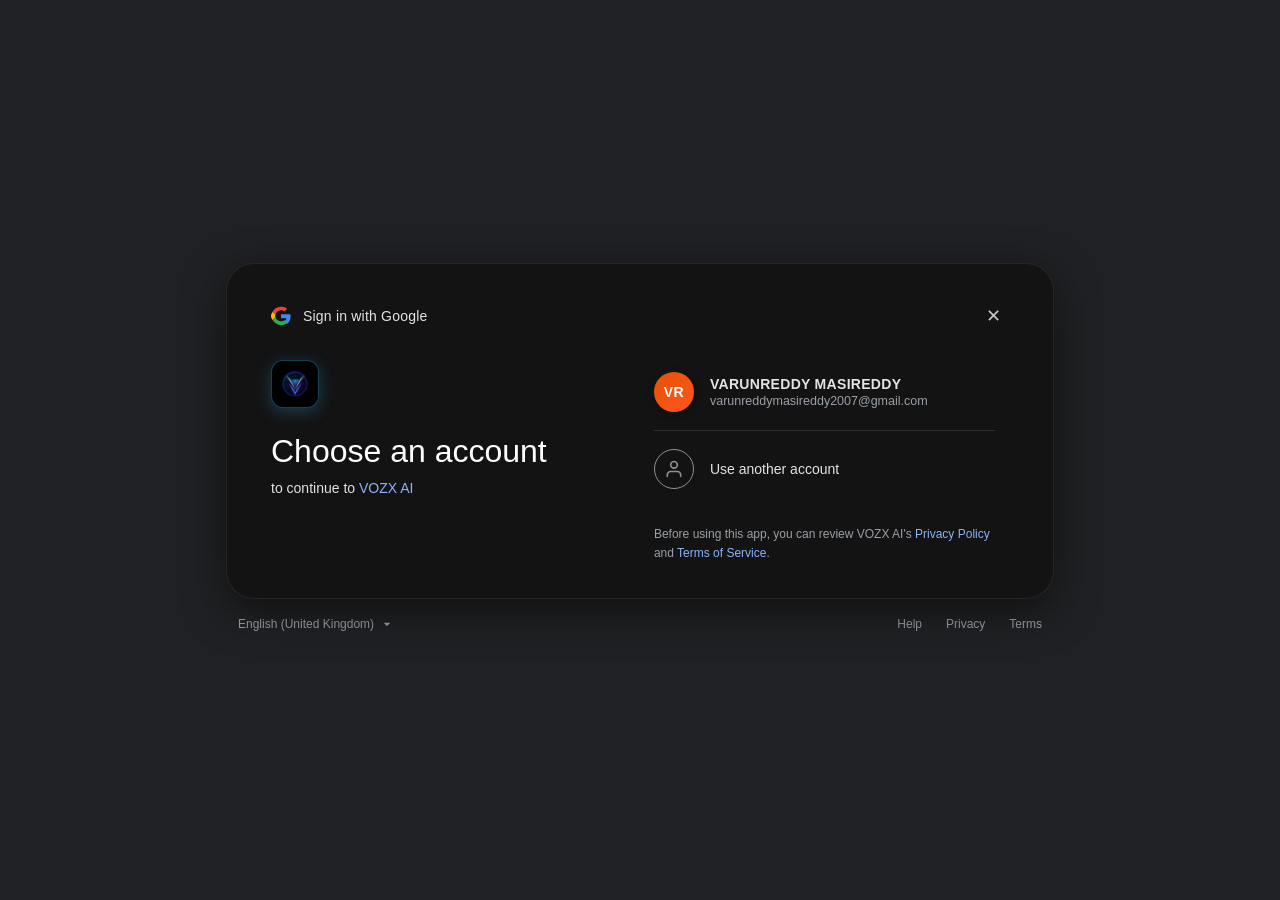
<file: google-signin.html>
<!DOCTYPE html>
<html lang="en">
<head>
  <meta charset="UTF-8">
  <meta name="viewport" content="width=device-width, initial-scale=1.0">
  <title>Sign in with Google - VOZX AI</title>
  <link rel="stylesheet" href="styles.css?v=24.0">
  <style>
    body {
      margin: 0;
      padding: 0;
      background-color: #202124 !important;
      min-height: 100vh;
      display: flex;
      align-items: center;
      justify-content: center;
      font-family: 'Google Sans', Roboto, -apple-system, BlinkMacSystemFont, 'Segoe UI', Arial, sans-serif;
      color: #e3e3e3;
    }
    .page-ambient-bg, .circuit-bg-overlay {
      display: none !important;
    }
  </style>
</head>
<body>

  <div class="google-chooser-window" style="padding: 24px 16px;">
    <div class="google-chooser-card">
      <!-- Card Header: Google G logo + Sign in with Google -->
      <div class="google-card-header">
        <div class="google-brand-tag">
          <svg width="20" height="20" viewBox="0 0 24 24">
            <path fill="#EA4335" d="M12 5c1.6 0 3 .6 4.1 1.6l3.1-3.1C17.3 1.7 14.8 1 12 1 7.4 1 3.5 3.6 1.6 7.3l3.7 2.9C6.2 7.3 8.9 5 12 5z"/>
            <path fill="#4285F4" d="M23.5 12.3c0-.8-.1-1.7-.2-2.3H12v4.6h6.5c-.3 1.5-1.1 2.8-2.4 3.7l3.7 2.9c2.2-2 3.7-5 3.7-8.9z"/>
            <path fill="#FBBC05" d="M5.3 14.8c-.2-.7-.4-1.5-.4-2.3s.2-1.6.4-2.3L1.6 7.3C.6 9.3 0 10.6 0 12s.6 2.7 1.6 4.7l3.7-1.9z"/>
            <path fill="#34A853" d="M12 23c3.2 0 6-1.1 8-3l-3.7-2.9c-1.1.7-2.5 1.2-4.3 1.2-3.1 0-5.8-2.3-6.7-5.2L1.6 16c1.9 3.7 5.8 7 10.4 7z"/>
          </svg>
          <span>Sign in with Google</span>
        </div>
        <button type="button" class="google-close-btn" onclick="window.history.back() || (window.location.href='index.html')" aria-label="Close" title="Cancel">✕</button>
      </div>

      <!-- Loading progress bar -->
      <div class="google-loading-bar" id="googleLoadingBar"></div>

      <!-- Main Two-Column Body -->
      <div class="google-card-body">
        <!-- Left Column: App Branding & Title -->
        <div class="google-left-col">
          <div class="google-app-emblem">
            <img src="assets/vozx-logo-icon.png" alt="VOZX AI Logo">
          </div>
          <h2 class="google-heading">Choose an account</h2>
          <p class="google-subheading">to continue to <span class="google-app-link">VOZX AI</span></p>
        </div>

        <!-- Right Column: Account Selection -->
        <div class="google-right-col">
          <!-- Primary Account: Varun Reddy -->
          <div class="google-account-item" id="btnVarunAccount" role="button" tabindex="0">
            <div class="google-avatar-wrap">
              <div class="google-avatar-img">VR</div>
            </div>
            <div class="google-account-details">
              <div class="google-account-name">VARUNREDDY MASIREDDY</div>
              <div class="google-account-email">varunreddymasireddy2007@gmail.com</div>
            </div>
          </div>

          <!-- Divider -->
          <div class="google-account-divider"></div>

          <!-- Use Another Account Option -->
          <div class="google-account-item google-use-another" id="btnUseAnother" role="button" tabindex="0">
            <div class="google-avatar-wrap google-icon-wrap">
              <svg width="20" height="20" viewBox="0 0 24 24" fill="none" stroke="currentColor" stroke-width="2" stroke-linecap="round" stroke-linejoin="round">
                <path d="M20 21v-2a4 4 0 0 0-4-4H8a4 4 0 0 0-4 4v2"></path>
                <circle cx="12" cy="7" r="4"></circle>
              </svg>
            </div>
            <div class="google-account-details">
              <div class="google-use-text">Use another account</div>
            </div>
          </div>

          <!-- Custom Account Input Block -->
          <div class="google-custom-account-block" id="customInputBlock" style="display: none;">
            <input type="email" id="customEmailInput" class="google-custom-input" placeholder="Enter your Google email">
            <button type="button" id="btnCustomSubmit" class="google-custom-submit-btn">Next</button>
          </div>

          <!-- Disclaimer Footer -->
          <p class="google-disclaimer">
            Before using this app, you can review VOZX AI's <a href="#" onclick="event.preventDefault()">Privacy Policy</a> and <a href="#" onclick="event.preventDefault()">Terms of Service</a>.
          </p>
        </div>
      </div>
    </div>

    <!-- Outer Bottom Footer -->
    <div class="google-outer-footer">
      <div class="google-lang-selector">
        <span>English (United Kingdom)</span>
        <svg width="10" height="10" viewBox="0 0 24 24" fill="currentColor">
          <polygon points="12,17 4,9 20,9"/>
        </svg>
      </div>
      <div class="google-footer-links">
        <a href="#" onclick="event.preventDefault()">Help</a>
        <a href="#" onclick="event.preventDefault()">Privacy</a>
        <a href="#" onclick="event.preventDefault()">Terms</a>
      </div>
    </div>
  </div>

  <script>
    function authenticateAndProceed(name, email) {
      const bar = document.getElementById('googleLoadingBar');
      if (bar) bar.classList.add('active');

      try {
        localStorage.setItem('vozx_is_logged_in', 'true');
        localStorage.setItem('vozx_user_name', name || 'Varun Reddy');
        localStorage.setItem('vozx_user_email', email || 'varunreddymasireddy2007@gmail.com');
        localStorage.setItem('vozx_current_screen', 'home');
      } catch (e) {}

      setTimeout(() => {
        window.location.href = 'index.html';
      }, 700);
    }

    document.getElementById('btnVarunAccount')?.addEventListener('click', () => {
      authenticateAndProceed('VARUNREDDY MASIREDDY', 'varunreddymasireddy2007@gmail.com');
    });

    const useAnotherBtn = document.getElementById('btnUseAnother');
    const customBlock = document.getElementById('customInputBlock');
    const customInput = document.getElementById('customEmailInput');
    const customSubmit = document.getElementById('btnCustomSubmit');

    useAnotherBtn?.addEventListener('click', () => {
      if (customBlock) {
        customBlock.style.display = customBlock.style.display === 'none' ? 'flex' : 'none';
        if (customBlock.style.display === 'flex' && customInput) {
          customInput.focus();
        }
      }
    });

    customSubmit?.addEventListener('click', () => {
      const val = customInput?.value.trim() || 'User';
      const name = val.split('@')[0];
      const capitalized = name.charAt(0).toUpperCase() + name.slice(1);
      authenticateAndProceed(capitalized, val);
    });

    customInput?.addEventListener('keydown', (e) => {
      if (e.key === 'Enter') customSubmit?.click();
    });
  </script>
</body>
</html>
</file>
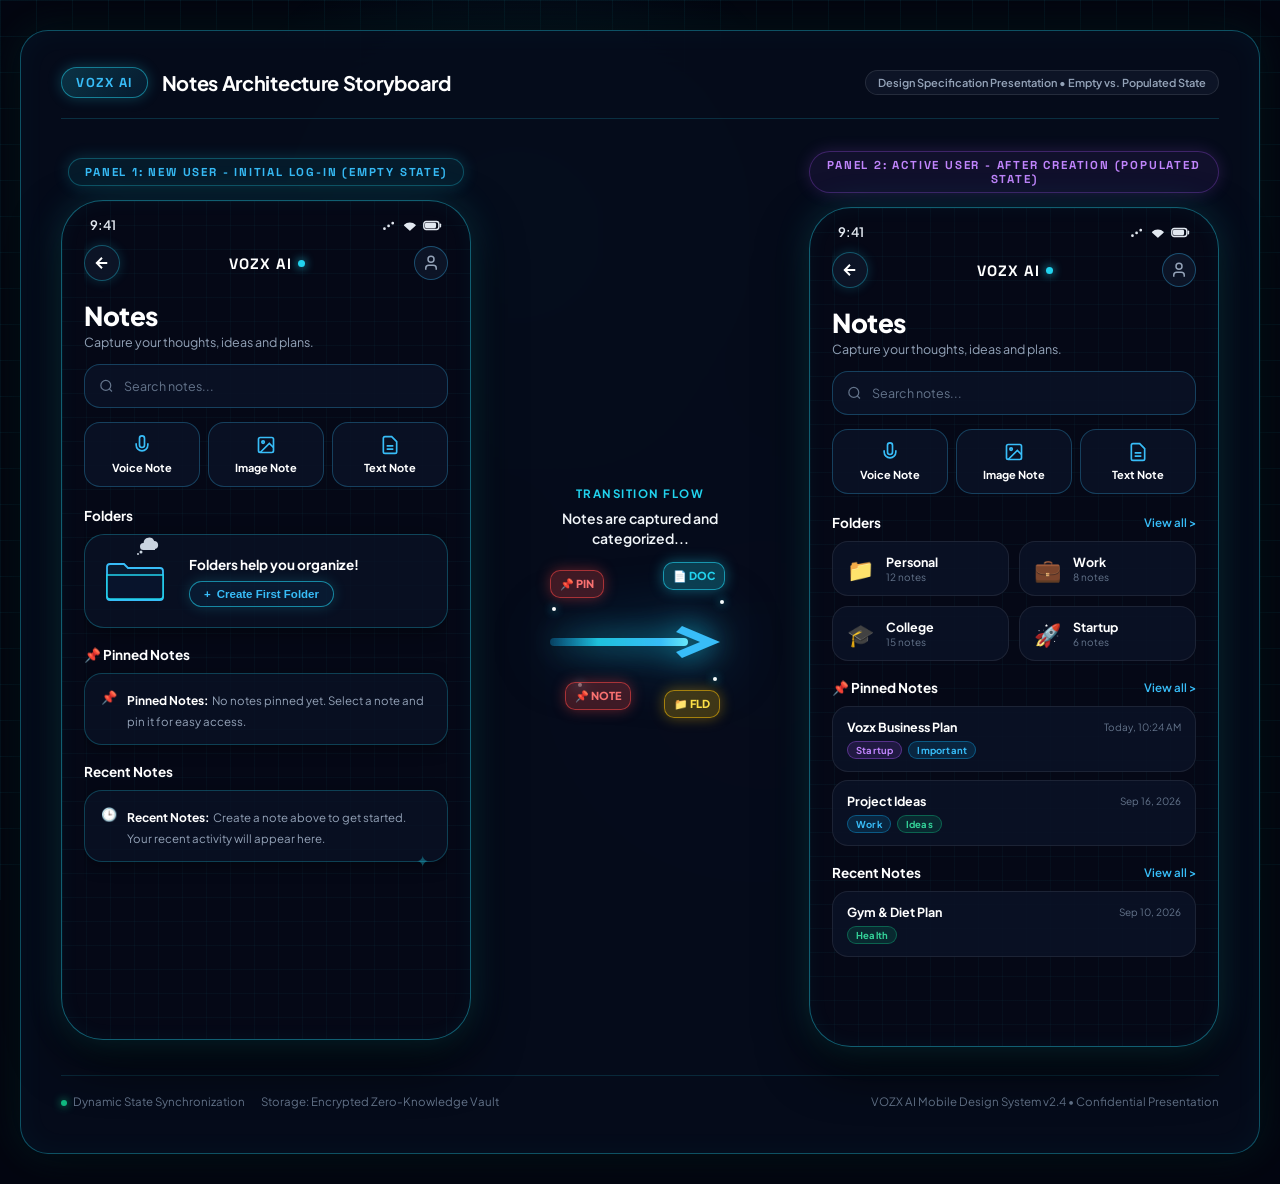
<file: notes_storyboard_presentation.html>
<!DOCTYPE html>
<html lang="en">
<head>
  <meta charset="UTF-8">
  <meta name="viewport" content="width=device-width, initial-scale=1.0">
  <title>VOZX AI — Notes Flow Storyboard Presentation</title>
  <link rel="preconnect" href="https://fonts.googleapis.com">
  <link rel="preconnect" href="https://fonts.gstatic.com" crossorigin>
  <link href="https://fonts.googleapis.com/css2?family=Plus+Jakarta+Sans:wght@400;500;600;700;800&family=Space+Grotesk:wght@500;700&display=swap" rel="stylesheet">
  <style>
    :root {
      --bg-dark: #030611;
      --cyan-neon: #22d3ee;
      --cyan-glow: rgba(34, 211, 238, 0.45);
      --purple-neon: #c084fc;
      --blue-electric: #0ea5e9;
      --grid-line: rgba(34, 211, 238, 0.07);
    }

    * {
      box-sizing: border-box;
      margin: 0;
      padding: 0;
    }

    body {
      background-color: var(--bg-dark);
      font-family: 'Plus Jakarta Sans', -apple-system, sans-serif;
      color: #ffffff;
      min-height: 100vh;
      display: flex;
      flex-direction: column;
      align-items: center;
      justify-content: center;
      padding: 30px 20px;
      overflow-x: hidden;
      position: relative;
    }

    /* Ambient Digital Grid Backdrop */
    .grid-backdrop {
      position: fixed;
      inset: 0;
      pointer-events: none;
      background-image: 
        linear-gradient(to right, var(--grid-line) 1px, transparent 1px),
        linear-gradient(to bottom, var(--grid-line) 1px, transparent 1px);
      background-size: 36px 36px;
      z-index: 0;
    }

    .ambient-glow-1 {
      position: fixed;
      top: -10%;
      left: 15%;
      width: 650px;
      height: 650px;
      border-radius: 50%;
      background: radial-gradient(circle, rgba(34, 211, 238, 0.12) 0%, transparent 70%);
      pointer-events: none;
      z-index: 0;
    }

    .ambient-glow-2 {
      position: fixed;
      bottom: -10%;
      right: 15%;
      width: 650px;
      height: 650px;
      border-radius: 50%;
      background: radial-gradient(circle, rgba(168, 85, 247, 0.1) 0%, transparent 70%);
      pointer-events: none;
      z-index: 0;
    }

    /* Presentation Board Master Container */
    .presentation-board {
      position: relative;
      z-index: 10;
      width: 100%;
      max-width: 1340px;
      background: rgba(6, 12, 28, 0.92);
      border: 1.5px solid rgba(34, 211, 238, 0.35);
      border-radius: 28px;
      padding: 36px 40px 44px;
      box-shadow: 
        0 0 50px rgba(0, 0, 0, 0.9),
        0 0 35px rgba(34, 211, 238, 0.15),
        inset 0 0 30px rgba(34, 211, 238, 0.04);
      backdrop-filter: blur(24px);
    }

    /* Board Top Brand Header */
    .board-header {
      display: flex;
      align-items: center;
      justify-content: space-between;
      border-bottom: 1px solid rgba(34, 211, 238, 0.18);
      padding-bottom: 20px;
      margin-bottom: 32px;
    }

    .board-title-group {
      display: flex;
      align-items: center;
      gap: 14px;
    }

    .brand-logo-pill {
      background: linear-gradient(135deg, rgba(34, 211, 238, 0.2), rgba(14, 165, 233, 0.1));
      border: 1px solid rgba(34, 211, 238, 0.5);
      padding: 6px 14px;
      border-radius: 999px;
      font-family: 'Space Grotesk', sans-serif;
      font-weight: 700;
      font-size: 13px;
      color: #38bdf8;
      letter-spacing: 1.5px;
      box-shadow: 0 0 14px rgba(34, 211, 238, 0.25);
    }

    .board-headline {
      font-size: 20px;
      font-weight: 700;
      letter-spacing: -0.3px;
      color: #ffffff;
    }

    .board-badge {
      font-size: 11px;
      font-weight: 600;
      color: #94a3b8;
      background: rgba(15, 23, 42, 0.8);
      border: 1px solid rgba(255, 255, 255, 0.1);
      padding: 5px 12px;
      border-radius: 999px;
    }

    /* Storyboard 3-Column Layout: Left Phone, Center Transition, Right Phone */
    .storyboard-layout {
      display: grid;
      grid-template-columns: 410px 1fr 410px;
      gap: 24px;
      align-items: center;
    }

    .panel-column {
      display: flex;
      flex-direction: column;
      align-items: center;
    }

    /* Panel Header Label */
    .panel-label {
      font-family: 'Space Grotesk', sans-serif;
      font-size: 11.5px;
      font-weight: 700;
      letter-spacing: 1.8px;
      text-transform: uppercase;
      text-align: center;
      margin-bottom: 14px;
      padding: 6px 16px;
      border-radius: 999px;
    }

    .panel-label.empty-label {
      color: #38bdf8;
      background: rgba(34, 211, 238, 0.08);
      border: 1px solid rgba(34, 211, 238, 0.3);
      box-shadow: 0 0 16px rgba(34, 211, 238, 0.2);
    }

    .panel-label.populated-label {
      color: #c084fc;
      background: rgba(168, 85, 247, 0.08);
      border: 1px solid rgba(168, 85, 247, 0.3);
      box-shadow: 0 0 16px rgba(168, 85, 247, 0.2);
    }

    /* Phone Device Mockup Container */
    .phone-container {
      width: 100%;
      height: 840px;
      background: #050816;
      border: 1.8px solid rgba(34, 211, 238, 0.42);
      border-radius: 42px;
      padding: 14px 22px 24px;
      box-shadow: 
        0 0 35px rgba(34, 211, 238, 0.18),
        0 20px 50px rgba(0, 0, 0, 0.8),
        inset 0 0 20px rgba(34, 211, 238, 0.05);
      position: relative;
      display: flex;
      flex-direction: column;
      overflow: hidden;
    }

    .phone-container::before {
      content: '';
      position: absolute;
      inset: 0;
      background-image: 
        linear-gradient(to right, rgba(34, 211, 238, 0.035) 1px, transparent 1px),
        linear-gradient(to bottom, rgba(34, 211, 238, 0.035) 1px, transparent 1px);
      background-size: 24px 24px;
      pointer-events: none;
      z-index: 1;
    }

    .phone-inner {
      position: relative;
      z-index: 2;
      display: flex;
      flex-direction: column;
      height: 100%;
      overflow-y: auto;
      scrollbar-width: none;
    }

    .phone-inner::-webkit-scrollbar {
      display: none;
    }

    /* Status Bar */
    .phone-status-bar {
      display: flex;
      align-items: center;
      justify-content: space-between;
      font-size: 13px;
      font-weight: 600;
      color: #e2e8f0;
      padding: 2px 6px 12px;
    }

    .status-icons {
      display: flex;
      align-items: center;
      gap: 6px;
    }

    /* Screen Top Header */
    .screen-header {
      display: flex;
      align-items: center;
      justify-content: space-between;
      margin-bottom: 18px;
    }

    .circle-back {
      width: 36px;
      height: 36px;
      border-radius: 50%;
      background: rgba(15, 23, 42, 0.85);
      border: 1px solid rgba(34, 211, 238, 0.35);
      display: flex;
      align-items: center;
      justify-content: center;
      color: #ffffff;
      box-shadow: 0 0 12px rgba(34, 211, 238, 0.2);
    }

    .brand-center {
      display: flex;
      align-items: center;
      gap: 6px;
      font-family: 'Space Grotesk', sans-serif;
      font-weight: 700;
      font-size: 15px;
      letter-spacing: 1px;
    }

    .cyan-dot {
      width: 7px;
      height: 7px;
      border-radius: 50%;
      background: #22d3ee;
      box-shadow: 0 0 10px #22d3ee;
    }

    .profile-circle {
      width: 34px;
      height: 34px;
      border-radius: 50%;
      background: rgba(15, 23, 42, 0.85);
      border: 1px solid rgba(56, 189, 248, 0.35);
      display: flex;
      align-items: center;
      justify-content: center;
      color: #94a3b8;
    }

    /* Title Banner */
    .title-banner {
      margin-bottom: 14px;
    }

    .main-screen-title {
      font-size: 26px;
      font-weight: 800;
      color: #ffffff;
      margin-bottom: 2px;
      letter-spacing: -0.4px;
    }

    .main-screen-subtitle {
      font-size: 12.5px;
      color: #94a3b8;
      font-weight: 400;
    }

    /* Search Bar */
    .notes-search-bar {
      display: flex;
      align-items: center;
      gap: 10px;
      background: rgba(11, 18, 38, 0.85);
      border: 1px solid rgba(56, 189, 248, 0.28);
      border-radius: 16px;
      height: 44px;
      padding: 0 14px;
      margin-bottom: 14px;
    }

    .search-input {
      background: transparent;
      border: none;
      outline: none;
      color: #ffffff;
      font-size: 12.5px;
      font-family: inherit;
      width: 100%;
    }

    .search-input::placeholder {
      color: #64748b;
    }

    /* 3 Top Quick Action Buttons */
    .notes-quick-actions {
      display: grid;
      grid-template-columns: repeat(3, 1fr);
      gap: 8px;
      margin-bottom: 20px;
    }

    .action-pill-btn {
      background: rgba(11, 18, 38, 0.85);
      border: 1px solid rgba(56, 189, 248, 0.28);
      border-radius: 16px;
      padding: 12px 6px;
      display: flex;
      flex-direction: column;
      align-items: center;
      justify-content: center;
      gap: 6px;
      transition: all 0.2s;
    }

    .action-pill-btn svg {
      color: #38bdf8;
    }

    .action-pill-label {
      font-size: 11px;
      font-weight: 700;
      color: #ffffff;
    }

    /* Section Headers */
    .section-header-row {
      display: flex;
      align-items: center;
      justify-content: space-between;
      margin-bottom: 10px;
    }

    .section-title {
      font-size: 13.5px;
      font-weight: 700;
      color: #ffffff;
      display: flex;
      align-items: center;
      gap: 6px;
    }

    .view-all-link {
      font-size: 11.5px;
      color: #38bdf8;
      text-decoration: none;
      font-weight: 600;
    }

    /* -------------------------------------------------------------
       EMPTY STATE CARDS (Panel 1)
       ------------------------------------------------------------- */
    .folders-empty-card {
      background: rgba(11, 18, 38, 0.72);
      border: 1.2px solid rgba(34, 211, 238, 0.28);
      border-radius: 20px;
      padding: 18px 16px;
      display: flex;
      align-items: center;
      gap: 16px;
      margin-bottom: 18px;
      box-shadow: 0 4px 20px rgba(0, 0, 0, 0.4);
    }

    .folder-illustration-box {
      position: relative;
      width: 72px;
      height: 56px;
      flex-shrink: 0;
    }

    .thought-cloud-bubble {
      position: absolute;
      top: -16px;
      left: 36px;
      color: #cbd5e1;
    }

    .folders-empty-right {
      flex: 1;
      display: flex;
      flex-direction: column;
      gap: 8px;
    }

    .folders-empty-heading {
      font-size: 13.5px;
      font-weight: 700;
      color: #ffffff;
    }

    .create-first-folder-btn {
      display: inline-flex;
      align-items: center;
      justify-content: center;
      gap: 6px;
      background: rgba(14, 165, 233, 0.08);
      border: 1.2px solid rgba(34, 211, 238, 0.6);
      color: #38bdf8;
      font-size: 11.5px;
      font-weight: 600;
      padding: 6px 14px;
      border-radius: 999px;
      box-shadow: 0 0 14px rgba(34, 211, 238, 0.2);
      cursor: pointer;
      width: fit-content;
    }

    /* Empty Notice Glass Strip */
    .empty-notice-strip {
      background: rgba(11, 18, 38, 0.72);
      border: 1.2px solid rgba(34, 211, 238, 0.25);
      border-radius: 18px;
      padding: 14px 16px;
      margin-bottom: 18px;
      display: flex;
      align-items: flex-start;
      gap: 10px;
      box-shadow: 0 4px 16px rgba(0, 0, 0, 0.35);
      position: relative;
    }

    .notice-icon-circle {
      color: #ef4444;
      font-size: 13px;
      margin-top: 1px;
    }

    .notice-icon-clock {
      color: #64748b;
      font-size: 13px;
      margin-top: 1px;
    }

    .notice-text-block {
      flex: 1;
    }

    .notice-strong {
      color: #ffffff;
      font-weight: 700;
      font-size: 12px;
    }

    .notice-body {
      color: #94a3b8;
      font-size: 11.5px;
      line-height: 1.4;
      margin-top: 2px;
    }

    .empty-star-decor {
      position: absolute;
      bottom: -10px;
      right: 18px;
      color: rgba(34, 211, 238, 0.35);
      font-size: 16px;
    }

    /* -------------------------------------------------------------
       POPULATED STATE CARDS (Panel 2)
       ------------------------------------------------------------- */
    /* 2x2 Folders Grid */
    .notes-2x2-grid {
      display: grid;
      grid-template-columns: repeat(2, 1fr);
      gap: 10px;
      margin-bottom: 18px;
    }

    .notes-folder-box {
      background: rgba(11, 18, 38, 0.85);
      border: 1px solid rgba(255, 255, 255, 0.08);
      border-radius: 16px;
      padding: 12px 14px;
      display: flex;
      align-items: center;
      gap: 12px;
      transition: all 0.2s;
    }

    .notes-folder-box:hover {
      border-color: rgba(34, 211, 238, 0.4);
      transform: translateY(-2px);
    }

    .folder-emoji-icon {
      font-size: 22px;
    }

    .notes-folder-name {
      font-size: 12.5px;
      font-weight: 700;
      color: #ffffff;
    }

    .notes-folder-count {
      font-size: 10px;
      color: #64748b;
      margin-top: 1px;
    }

    /* Note Card Item */
    .note-glass-card {
      background: rgba(11, 18, 38, 0.85);
      border: 1px solid rgba(255, 255, 255, 0.08);
      border-radius: 16px;
      padding: 12px 14px;
      margin-bottom: 8px;
      transition: all 0.2s;
    }

    .note-glass-card:hover {
      border-color: rgba(34, 211, 238, 0.4);
      background: rgba(15, 25, 52, 0.9);
    }

    .note-card-top {
      display: flex;
      align-items: center;
      justify-content: space-between;
      margin-bottom: 6px;
    }

    .note-card-title {
      font-size: 12.5px;
      font-weight: 700;
      color: #ffffff;
    }

    .note-card-date {
      font-size: 10px;
      color: #64748b;
    }

    .note-tags-row {
      display: flex;
      align-items: center;
      gap: 6px;
    }

    .note-tag {
      font-size: 9.5px;
      font-weight: 700;
      padding: 2px 8px;
      border-radius: 999px;
      letter-spacing: 0.2px;
    }

    .tag-purple {
      background: rgba(168, 85, 247, 0.15);
      border: 1px solid rgba(168, 85, 247, 0.4);
      color: #c084fc;
    }

    .tag-blue {
      background: rgba(14, 165, 233, 0.15);
      border: 1px solid rgba(14, 165, 233, 0.4);
      color: #38bdf8;
    }

    .tag-green {
      background: rgba(16, 185, 129, 0.15);
      border: 1px solid rgba(16, 185, 129, 0.4);
      color: #34d399;
    }

    /* -------------------------------------------------------------
       CENTER TRANSITION ARROW & CLUSTER
       ------------------------------------------------------------- */
    .center-transition-hub {
      display: flex;
      flex-direction: column;
      align-items: center;
      justify-content: center;
      text-align: center;
      position: relative;
      padding: 0 10px;
    }

    .transition-caption-top {
      font-size: 11.5px;
      font-weight: 700;
      letter-spacing: 1.5px;
      text-transform: uppercase;
      color: #22d3ee;
      margin-bottom: 8px;
    }

    .transition-narrative {
      font-size: 14px;
      font-weight: 600;
      color: #f1f5f9;
      line-height: 1.4;
      max-width: 220px;
      margin-bottom: 24px;
    }

    .floating-cluster-stage {
      position: relative;
      width: 220px;
      height: 140px;
      display: flex;
      align-items: center;
      justify-content: center;
    }

    .arrow-vector-wrapper {
      position: relative;
      z-index: 2;
      width: 100%;
      display: flex;
      align-items: center;
      justify-content: center;
    }

    .neon-arrow-svg {
      width: 180px;
      height: 48px;
      filter: drop-shadow(0 0 15px rgba(34, 211, 238, 0.8)) drop-shadow(0 0 30px rgba(14, 165, 233, 0.5));
    }

    .float-icon-bubble {
      position: absolute;
      border-radius: 10px;
      padding: 6px 9px;
      font-size: 11px;
      font-weight: 800;
      backdrop-filter: blur(8px);
      box-shadow: 0 0 16px rgba(0, 0, 0, 0.8);
      z-index: 5;
      animation: floatMotion 4s ease-in-out infinite alternate;
    }

    .bubble-pin-1 {
      top: -2px;
      left: 20px;
      background: rgba(239, 68, 68, 0.25);
      border: 1px solid rgba(239, 68, 68, 0.6);
      color: #f87171;
      box-shadow: 0 0 14px rgba(239, 68, 68, 0.4);
    }

    .bubble-doc {
      top: -10px;
      right: 25px;
      background: rgba(34, 211, 238, 0.25);
      border: 1px solid rgba(34, 211, 238, 0.6);
      color: #22d3ee;
      box-shadow: 0 0 14px rgba(34, 211, 238, 0.4);
      animation-delay: -1.5s;
    }

    .bubble-pin-2 {
      bottom: 2px;
      left: 35px;
      background: rgba(239, 68, 68, 0.25);
      border: 1px solid rgba(239, 68, 68, 0.6);
      color: #f87171;
      box-shadow: 0 0 14px rgba(239, 68, 68, 0.4);
      animation-delay: -2.8s;
    }

    .bubble-folder {
      bottom: -6px;
      right: 30px;
      background: rgba(234, 179, 8, 0.25);
      border: 1px solid rgba(234, 179, 8, 0.6);
      color: #fde047;
      box-shadow: 0 0 14px rgba(234, 179, 8, 0.4);
      animation-delay: -0.7s;
    }

    @keyframes floatMotion {
      0% { transform: translateY(0) scale(1); }
      100% { transform: translateY(-8px) scale(1.05); }
    }

    .sparkle-particle {
      position: absolute;
      width: 4px;
      height: 4px;
      border-radius: 50%;
      background: #ffffff;
      box-shadow: 0 0 8px #22d3ee;
    }
    .spk-1 { top: 25%; left: 10%; }
    .spk-2 { top: 75%; right: 15%; }
    .spk-3 { top: 20%; right: 12%; }
    .spk-4 { bottom: 18%; left: 22%; }

    /* Board Footer */
    .board-footer {
      display: flex;
      align-items: center;
      justify-content: space-between;
      margin-top: 28px;
      padding-top: 18px;
      border-top: 1px solid rgba(34, 211, 238, 0.15);
      font-size: 11.5px;
      color: #64748b;
    }

    .board-footer-left {
      display: flex;
      align-items: center;
      gap: 16px;
    }

    .status-dot-green {
      width: 6px;
      height: 6px;
      border-radius: 50%;
      background: #10b981;
      box-shadow: 0 0 8px #10b981;
      display: inline-block;
      margin-right: 6px;
    }
  </style>
</head>
<body>

  <!-- Ambient Grid Backdrop -->
  <div class="grid-backdrop"></div>
  <div class="ambient-glow-1"></div>
  <div class="ambient-glow-2"></div>

  <!-- Main Presentation Board -->
  <main class="presentation-board">
    
    <!-- Top Header -->
    <header class="board-header">
      <div class="board-title-group">
        <span class="brand-logo-pill">VOZX AI</span>
        <h1 class="board-headline">Notes Architecture Storyboard</h1>
      </div>
      <div class="board-badge">Design Specification Presentation • Empty vs. Populated State</div>
    </header>

    <!-- 3-Column Storyboard Layout -->
    <div class="storyboard-layout">

      <!-- =================================================================
           PANEL 1: NEW USER - INITIAL LOG-IN (EMPTY STATE)
           ================================================================= -->
      <section class="panel-column" aria-label="Panel 1 Empty State">
        <h2 class="panel-label empty-label">PANEL 1: NEW USER - INITIAL LOG-IN (EMPTY STATE)</h2>
        
        <div class="phone-container">
          <div class="phone-inner">
            
            <!-- Status Bar -->
            <div class="phone-status-bar">
              <span>9:41</span>
              <div class="status-icons">
                <svg width="15" height="11" viewBox="0 0 16 12" fill="currentColor">
                  <path d="M1 9.5a1.5 1.5 0 113 0 1.5 1.5 0 01-3 0zm4.5-3a1.5 1.5 0 113 0 1.5 1.5 0 01-3 0zm4.5-3a1.5 1.5 0 113 0 1.5 1.5 0 01-3 0z"/>
                </svg>
                <svg width="14" height="11" viewBox="0 0 16 12" fill="currentColor">
                  <path d="M8 2.5a8.9 8.9 0 016.4 2.7.75.75 0 01-.06 1.1l-6 5.5a.75.75 0 01-.98 0l-6-5.5a.75.75 0 01-.06-1.1A8.9 8.9 0 018 2.5z"/>
                </svg>
                <svg width="19" height="11" viewBox="0 0 24 12" fill="currentColor">
                  <rect x="1" y="1" width="19" height="10" rx="3" fill="none" stroke="currentColor" stroke-width="1.8"/>
                  <rect x="2.5" y="2.5" width="14" height="7" rx="1.8"/>
                  <path d="M22 4.5v3" stroke="currentColor" stroke-width="1.8" stroke-linecap="round"/>
                </svg>
              </div>
            </div>

            <!-- Header -->
            <div class="screen-header">
              <div class="circle-back">
                <svg width="18" height="18" viewBox="0 0 24 24" fill="none" stroke="currentColor" stroke-width="2.5">
                  <line x1="19" y1="12" x2="5" y2="12"></line>
                  <polyline points="12 19 5 12 12 5"></polyline>
                </svg>
              </div>

              <div class="brand-center">
                <span>VOZX AI</span>
                <span class="cyan-dot"></span>
              </div>

              <div class="profile-circle">
                <svg width="18" height="18" viewBox="0 0 24 24" fill="none" stroke="currentColor" stroke-width="2">
                  <path d="M19 21v-2a4 4 0 0 0-4-4H9a4 4 0 0 0-4 4v2"></path>
                  <circle cx="12" cy="7" r="4"></circle>
                </svg>
              </div>
            </div>

            <!-- Title Banner -->
            <div class="title-banner">
              <h3 class="main-screen-title">Notes</h3>
              <p class="main-screen-subtitle">Capture your thoughts, ideas and plans.</p>
            </div>

            <!-- Search Bar -->
            <div class="notes-search-bar">
              <svg width="16" height="16" viewBox="0 0 24 24" fill="none" stroke="#64748b" stroke-width="2">
                <circle cx="11" cy="11" r="8"></circle>
                <line x1="21" y1="21" x2="16.65" y2="16.65"></line>
              </svg>
              <input type="text" class="search-input" placeholder="Search notes..." readonly>
            </div>

            <!-- 3 Top Action Buttons -->
            <div class="notes-quick-actions">
              <div class="action-pill-btn">
                <svg width="20" height="20" viewBox="0 0 24 24" fill="none" stroke="currentColor" stroke-width="2">
                  <path d="M12 1a3 3 0 0 0-3 3v8a3 3 0 0 0 6 0V4a3 3 0 0 0-3-3z"></path>
                  <path d="M19 10v2a7 7 0 0 1-14 0v-2"></path>
                </svg>
                <span class="action-pill-label">Voice Note</span>
              </div>
              <div class="action-pill-btn">
                <svg width="20" height="20" viewBox="0 0 24 24" fill="none" stroke="currentColor" stroke-width="2">
                  <rect x="3" y="3" width="18" height="18" rx="2" ry="2"></rect>
                  <circle cx="8.5" cy="8.5" r="1.5"></circle>
                  <polyline points="21 15 16 10 5 21"></polyline>
                </svg>
                <span class="action-pill-label">Image Note</span>
              </div>
              <div class="action-pill-btn">
                <svg width="20" height="20" viewBox="0 0 24 24" fill="none" stroke="currentColor" stroke-width="2">
                  <path d="M14 2H6a2 2 0 0 0-2 2v16a2 2 0 0 0 2 2h12a2 2 0 0 0 2-2V8z"></path>
                  <line x1="16" y1="13" x2="8" y2="13"></line>
                  <line x1="16" y1="17" x2="8" y2="17"></line>
                </svg>
                <span class="action-pill-label">Text Note</span>
              </div>
            </div>

            <!-- Folders Header -->
            <div class="section-header-row">
              <span class="section-title">Folders</span>
            </div>

            <!-- Folders Empty Card (Exact match to image_25) -->
            <div class="folders-empty-card">
              <div class="folder-illustration-box">
                <!-- Folder Outline Graphic -->
                <svg width="68" height="52" viewBox="0 0 68 52" fill="none">
                  <path d="M6 14a3 3 0 0 1 3-3h14l4 4h32a3 3 0 0 1 3 3v26a3 3 0 0 1-3 3H9a3 3 0 0 1-3-3V14z" stroke="#38bdf8" stroke-width="1.8" fill="rgba(14, 165, 233, 0.08)"/>
                  <path d="M6 22h56v21a3 3 0 0 1-3 3H9a3 3 0 0 1-3-3V22z" stroke="#22d3ee" stroke-width="1.5" fill="#08142c"/>
                </svg>
                <!-- Thought Cloud -->
                <div class="thought-cloud-bubble">
                  <svg width="24" height="18" viewBox="0 0 24 18" fill="currentColor">
                    <path d="M18 12a4 4 0 0 0-.8-7.9A5.5 5.5 0 0 0 6.6 6 3.5 3.5 0 0 0 3 9.5 3.5 3.5 0 0 0 6.5 13H18a4 4 0 0 0 0-1z"/>
                    <circle cx="4" cy="15" r="1.5"/>
                    <circle cx="1" cy="17" r="1"/>
                  </svg>
                </div>
              </div>

              <div class="folders-empty-right">
                <h4 class="folders-empty-heading">Folders help you organize!</h4>
                <button type="button" class="create-first-folder-btn">
                  <span>+</span>
                  <span>Create First Folder</span>
                </button>
              </div>
            </div>

            <!-- Pinned Notes Header -->
            <div class="section-header-row">
              <span class="section-title">📌 Pinned Notes</span>
            </div>

            <!-- Pinned Notes Empty Card -->
            <div class="empty-notice-strip">
              <span class="notice-icon-circle">📌</span>
              <div class="notice-text-block">
                <span class="notice-strong">Pinned Notes:</span>
                <span class="notice-body">No notes pinned yet. Select a note and pin it for easy access.</span>
              </div>
            </div>

            <!-- Recent Notes Header -->
            <div class="section-header-row">
              <span class="section-title">Recent Notes</span>
            </div>

            <!-- Recent Notes Empty Card -->
            <div class="empty-notice-strip">
              <span class="notice-icon-clock">🕒</span>
              <div class="notice-text-block">
                <span class="notice-strong">Recent Notes:</span>
                <span class="notice-body">Create a note above to get started.<br>Your recent activity will appear here.</span>
              </div>
              <span class="empty-star-decor">✦</span>
            </div>

          </div>
        </div>
      </section>

      <!-- =================================================================
           CENTER TRANSITION: DIRECTIONAL ARROW & CLUSTERS
           ================================================================= -->
      <div class="center-transition-hub" aria-label="Transition Flow">
        <span class="transition-caption-top">TRANSITION FLOW</span>
        <p class="transition-narrative">Notes are captured and categorized...</p>

        <div class="floating-cluster-stage">
          <!-- Floating Miniature Document, Push-Pin, and Folder Badges -->
          <div class="float-icon-bubble bubble-pin-1">📌 PIN</div>
          <div class="float-icon-bubble bubble-doc">📄 DOC</div>
          <div class="float-icon-bubble bubble-pin-2">📌 NOTE</div>
          <div class="float-icon-bubble bubble-folder">📁 FLD</div>

          <!-- Sparkle Particles -->
          <span class="sparkle-particle spk-1"></span>
          <span class="sparkle-particle spk-2"></span>
          <span class="sparkle-particle spk-3"></span>
          <span class="sparkle-particle spk-4"></span>

          <!-- Neon Directional Arrow -->
          <div class="arrow-vector-wrapper">
            <svg class="neon-arrow-svg" viewBox="0 0 180 48" fill="none">
              <defs>
                <linearGradient id="arrowGlowGradNotes" x1="0%" y1="0%" x2="100%" y2="0%">
                  <stop offset="0%" stop-color="#0ea5e9" stop-opacity="0.3"/>
                  <stop offset="35%" stop-color="#22d3ee" stop-opacity="0.9"/>
                  <stop offset="80%" stop-color="#38bdf8"/>
                  <stop offset="100%" stop-color="#67e8f9"/>
                </linearGradient>
              </defs>
              <rect x="0" y="20" width="138" height="8" rx="4" fill="url(#arrowGlowGradNotes)"/>
              <path d="M132 8l38 16-38 16-6-6 24-10-24-10 6-6z" fill="#38bdf8"/>
            </svg>
          </div>
        </div>
      </div>

      <!-- =================================================================
           PANEL 2: ACTIVE USER - AFTER CREATION (POPULATED STATE)
           ================================================================= -->
      <section class="panel-column" aria-label="Panel 2 Populated State">
        <h2 class="panel-label populated-label">PANEL 2: ACTIVE USER - AFTER CREATION (POPULATED STATE)</h2>

        <div class="phone-container">
          <div class="phone-inner">
            
            <!-- Status Bar -->
            <div class="phone-status-bar">
              <span>9:41</span>
              <div class="status-icons">
                <svg width="15" height="11" viewBox="0 0 16 12" fill="currentColor">
                  <path d="M1 9.5a1.5 1.5 0 113 0 1.5 1.5 0 01-3 0zm4.5-3a1.5 1.5 0 113 0 1.5 1.5 0 01-3 0zm4.5-3a1.5 1.5 0 113 0 1.5 1.5 0 01-3 0z"/>
                </svg>
                <svg width="14" height="11" viewBox="0 0 16 12" fill="currentColor">
                  <path d="M8 2.5a8.9 8.9 0 016.4 2.7.75.75 0 01-.06 1.1l-6 5.5a.75.75 0 01-.98 0l-6-5.5a.75.75 0 01-.06-1.1A8.9 8.9 0 018 2.5z"/>
                </svg>
                <svg width="19" height="11" viewBox="0 0 24 12" fill="currentColor">
                  <rect x="1" y="1" width="19" height="10" rx="3" fill="none" stroke="currentColor" stroke-width="1.8"/>
                  <rect x="2.5" y="2.5" width="14" height="7" rx="1.8"/>
                  <path d="M22 4.5v3" stroke="currentColor" stroke-width="1.8" stroke-linecap="round"/>
                </svg>
              </div>
            </div>

            <!-- Header -->
            <div class="screen-header">
              <div class="circle-back">
                <svg width="18" height="18" viewBox="0 0 24 24" fill="none" stroke="currentColor" stroke-width="2.5">
                  <line x1="19" y1="12" x2="5" y2="12"></line>
                  <polyline points="12 19 5 12 12 5"></polyline>
                </svg>
              </div>

              <div class="brand-center">
                <span>VOZX AI</span>
                <span class="cyan-dot"></span>
              </div>

              <div class="profile-circle">
                <svg width="18" height="18" viewBox="0 0 24 24" fill="none" stroke="currentColor" stroke-width="2">
                  <path d="M19 21v-2a4 4 0 0 0-4-4H9a4 4 0 0 0-4 4v2"></path>
                  <circle cx="12" cy="7" r="4"></circle>
                </svg>
              </div>
            </div>

            <!-- Title Banner -->
            <div class="title-banner">
              <h3 class="main-screen-title">Notes</h3>
              <p class="main-screen-subtitle">Capture your thoughts, ideas and plans.</p>
            </div>

            <!-- Search Bar -->
            <div class="notes-search-bar">
              <svg width="16" height="16" viewBox="0 0 24 24" fill="none" stroke="#64748b" stroke-width="2">
                <circle cx="11" cy="11" r="8"></circle>
                <line x1="21" y1="21" x2="16.65" y2="16.65"></line>
              </svg>
              <input type="text" class="search-input" placeholder="Search notes..." readonly>
            </div>

            <!-- 3 Top Action Buttons -->
            <div class="notes-quick-actions">
              <div class="action-pill-btn">
                <svg width="20" height="20" viewBox="0 0 24 24" fill="none" stroke="currentColor" stroke-width="2">
                  <path d="M12 1a3 3 0 0 0-3 3v8a3 3 0 0 0 6 0V4a3 3 0 0 0-3-3z"></path>
                  <path d="M19 10v2a7 7 0 0 1-14 0v-2"></path>
                </svg>
                <span class="action-pill-label">Voice Note</span>
              </div>
              <div class="action-pill-btn">
                <svg width="20" height="20" viewBox="0 0 24 24" fill="none" stroke="currentColor" stroke-width="2">
                  <rect x="3" y="3" width="18" height="18" rx="2" ry="2"></rect>
                  <circle cx="8.5" cy="8.5" r="1.5"></circle>
                  <polyline points="21 15 16 10 5 21"></polyline>
                </svg>
                <span class="action-pill-label">Image Note</span>
              </div>
              <div class="action-pill-btn">
                <svg width="20" height="20" viewBox="0 0 24 24" fill="none" stroke="currentColor" stroke-width="2">
                  <path d="M14 2H6a2 2 0 0 0-2 2v16a2 2 0 0 0 2 2h12a2 2 0 0 0 2-2V8z"></path>
                  <line x1="16" y1="13" x2="8" y2="13"></line>
                  <line x1="16" y1="17" x2="8" y2="17"></line>
                </svg>
                <span class="action-pill-label">Text Note</span>
              </div>
            </div>

            <!-- Folders Header with View All -->
            <div class="section-header-row">
              <span class="section-title">Folders</span>
              <a href="#" class="view-all-link">View all &gt;</a>
            </div>

            <!-- 2x2 Folders Grid (Populated) -->
            <div class="notes-2x2-grid">
              <!-- Folder 1: Personal -->
              <div class="notes-folder-box">
                <span class="folder-emoji-icon">📁</span>
                <div>
                  <div class="notes-folder-name">Personal</div>
                  <div class="notes-folder-count">12 notes</div>
                </div>
              </div>

              <!-- Folder 2: Work -->
              <div class="notes-folder-box">
                <span class="folder-emoji-icon">💼</span>
                <div>
                  <div class="notes-folder-name">Work</div>
                  <div class="notes-folder-count">8 notes</div>
                </div>
              </div>

              <!-- Folder 3: College -->
              <div class="notes-folder-box">
                <span class="folder-emoji-icon">🎓</span>
                <div>
                  <div class="notes-folder-name">College</div>
                  <div class="notes-folder-count">15 notes</div>
                </div>
              </div>

              <!-- Folder 4: Startup -->
              <div class="notes-folder-box">
                <span class="folder-emoji-icon">🚀</span>
                <div>
                  <div class="notes-folder-name">Startup</div>
                  <div class="notes-folder-count">6 notes</div>
                </div>
              </div>
            </div>

            <!-- Pinned Notes Header with View All -->
            <div class="section-header-row">
              <span class="section-title">📌 Pinned Notes</span>
              <a href="#" class="view-all-link">View all &gt;</a>
            </div>

            <!-- Pinned Note 1: Vozx Business Plan -->
            <article class="note-glass-card">
              <div class="note-card-top">
                <span class="note-card-title">Vozx Business Plan</span>
                <span class="note-card-date">Today, 10:24 AM</span>
              </div>
              <div class="note-tags-row">
                <span class="note-tag tag-purple">Startup</span>
                <span class="note-tag tag-blue">Important</span>
              </div>
            </article>

            <!-- Pinned Note 2: Project Ideas -->
            <article class="note-glass-card">
              <div class="note-card-top">
                <span class="note-card-title">Project Ideas</span>
                <span class="note-card-date">Sep 16, 2026</span>
              </div>
              <div class="note-tags-row">
                <span class="note-tag tag-blue">Work</span>
                <span class="note-tag tag-green">Ideas</span>
              </div>
            </article>

            <!-- Recent Notes Header with View All -->
            <div class="section-header-row" style="margin-top: 10px;">
              <span class="section-title">Recent Notes</span>
              <a href="#" class="view-all-link">View all &gt;</a>
            </div>

            <!-- Recent Note 1: Gym & Diet Plan -->
            <article class="note-glass-card">
              <div class="note-card-top">
                <span class="note-card-title">Gym &amp; Diet Plan</span>
                <span class="note-card-date">Sep 10, 2026</span>
              </div>
              <div class="note-tags-row">
                <span class="note-tag tag-green">Health</span>
              </div>
            </article>

          </div>
        </div>
      </section>

    </div><!-- /storyboard-layout -->

    <!-- Board Footer -->
    <footer class="board-footer">
      <div class="board-footer-left">
        <span><span class="status-dot-green"></span>Dynamic State Synchronization</span>
        <span>Storage: Encrypted Zero-Knowledge Vault</span>
      </div>
      <div>VOZX AI Mobile Design System v2.4 • Confidential Presentation</div>
    </footer>

  </main>

</body>
</html>
</file>
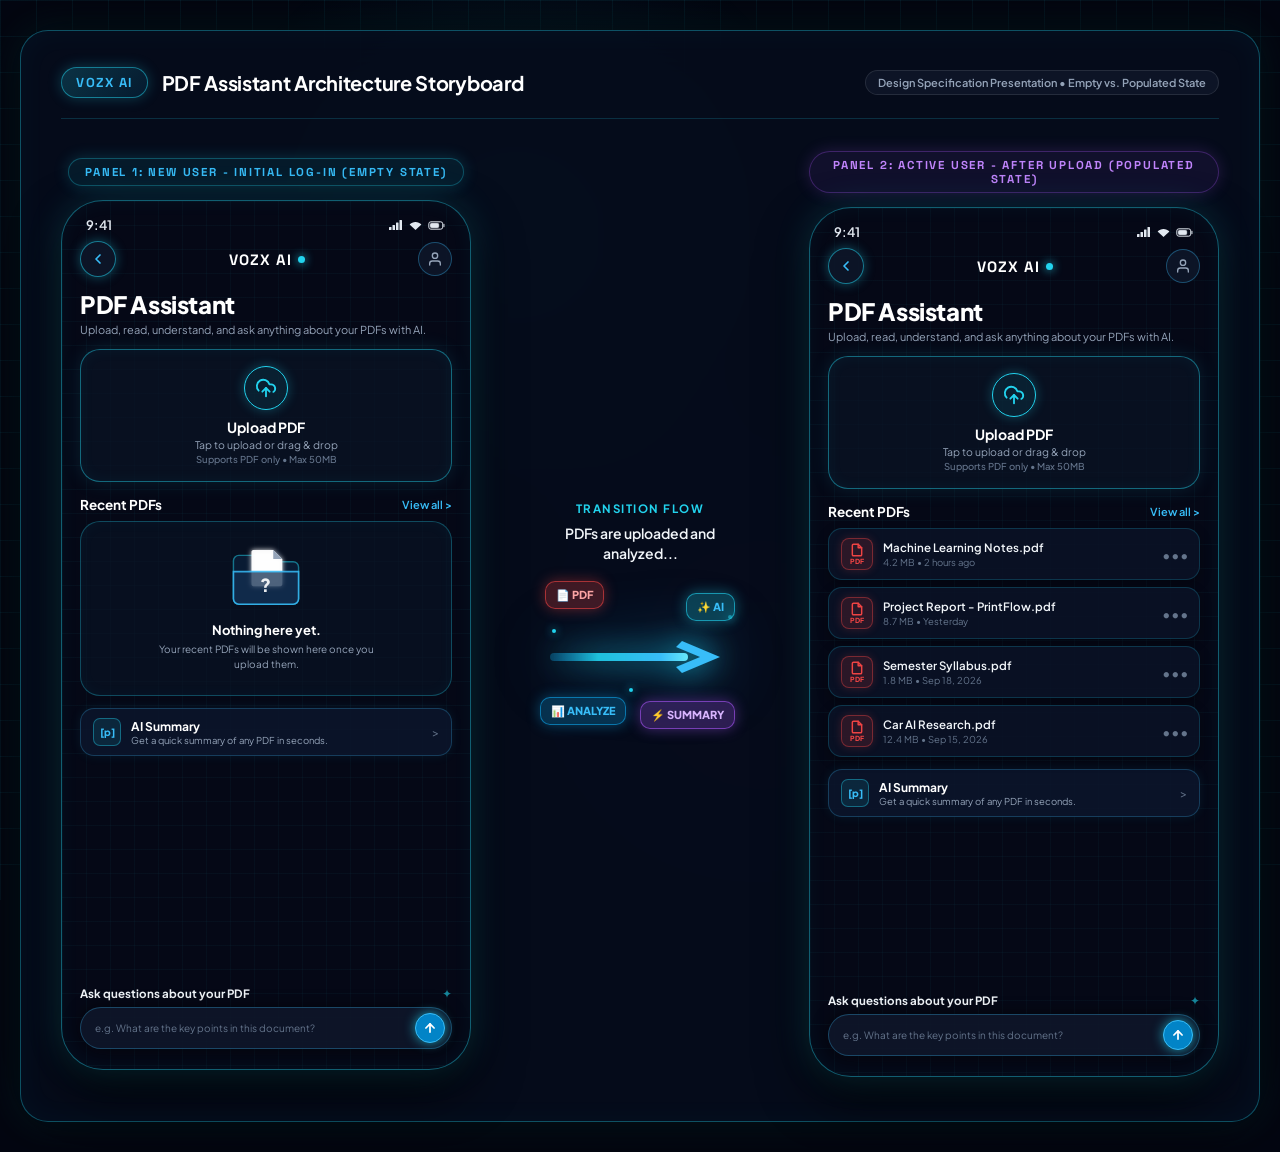
<file: pdf_storyboard_presentation.html>
<!DOCTYPE html>
<html lang="en">
<head>
  <meta charset="UTF-8">
  <meta name="viewport" content="width=device-width, initial-scale=1.0">
  <title>VOZX AI — PDF Assistant Storyboard Presentation</title>
  <link rel="preconnect" href="https://fonts.googleapis.com">
  <link rel="preconnect" href="https://fonts.gstatic.com" crossorigin>
  <link href="https://fonts.googleapis.com/css2?family=Plus+Jakarta+Sans:wght@400;500;600;700;800&family=Space+Grotesk:wght@500;700&display=swap" rel="stylesheet">
  <style>
    :root {
      --bg-dark: #030611;
      --cyan-neon: #22d3ee;
      --cyan-glow: rgba(34, 211, 238, 0.45);
      --purple-neon: #c084fc;
      --blue-electric: #0ea5e9;
      --red-pdf: #ef4444;
      --grid-line: rgba(34, 211, 238, 0.07);
    }

    * {
      box-sizing: border-box;
      margin: 0;
      padding: 0;
    }

    body {
      background-color: var(--bg-dark);
      font-family: 'Plus Jakarta Sans', -apple-system, sans-serif;
      color: #ffffff;
      min-height: 100vh;
      display: flex;
      flex-direction: column;
      align-items: center;
      justify-content: center;
      padding: 30px 20px;
      overflow-x: hidden;
      position: relative;
    }

    /* Ambient Digital Grid Backdrop */
    .grid-backdrop {
      position: fixed;
      inset: 0;
      pointer-events: none;
      background-image: 
        linear-gradient(to right, var(--grid-line) 1px, transparent 1px),
        linear-gradient(to bottom, var(--grid-line) 1px, transparent 1px);
      background-size: 36px 36px;
      z-index: 0;
    }

    .ambient-glow-1 {
      position: fixed;
      top: -10%;
      left: 15%;
      width: 650px;
      height: 650px;
      border-radius: 50%;
      background: radial-gradient(circle, rgba(34, 211, 238, 0.12) 0%, transparent 70%);
      pointer-events: none;
      z-index: 0;
    }

    .ambient-glow-2 {
      position: fixed;
      bottom: -10%;
      right: 15%;
      width: 650px;
      height: 650px;
      border-radius: 50%;
      background: radial-gradient(circle, rgba(168, 85, 247, 0.1) 0%, transparent 70%);
      pointer-events: none;
      z-index: 0;
    }

    /* Presentation Board Master Container */
    .presentation-board {
      position: relative;
      z-index: 10;
      width: 100%;
      max-width: 1340px;
      background: rgba(6, 12, 28, 0.92);
      border: 1.5px solid rgba(34, 211, 238, 0.35);
      border-radius: 28px;
      padding: 36px 40px 44px;
      box-shadow: 
        0 0 50px rgba(0, 0, 0, 0.9),
        0 0 35px rgba(34, 211, 238, 0.15),
        inset 0 0 30px rgba(34, 211, 238, 0.04);
      backdrop-filter: blur(24px);
    }

    /* Board Top Brand Header */
    .board-header {
      display: flex;
      align-items: center;
      justify-content: space-between;
      border-bottom: 1px solid rgba(34, 211, 238, 0.18);
      padding-bottom: 20px;
      margin-bottom: 32px;
    }

    .board-title-group {
      display: flex;
      align-items: center;
      gap: 14px;
    }

    .brand-logo-pill {
      background: linear-gradient(135deg, rgba(34, 211, 238, 0.2), rgba(14, 165, 233, 0.1));
      border: 1px solid rgba(34, 211, 238, 0.5);
      padding: 6px 14px;
      border-radius: 999px;
      font-family: 'Space Grotesk', sans-serif;
      font-weight: 700;
      font-size: 13px;
      color: #38bdf8;
      letter-spacing: 1.5px;
      box-shadow: 0 0 14px rgba(34, 211, 238, 0.25);
    }

    .board-headline {
      font-size: 20px;
      font-weight: 700;
      letter-spacing: -0.3px;
      color: #ffffff;
    }

    .board-badge {
      font-size: 11px;
      font-weight: 600;
      color: #94a3b8;
      background: rgba(15, 23, 42, 0.8);
      border: 1px solid rgba(255, 255, 255, 0.1);
      padding: 5px 12px;
      border-radius: 999px;
    }

    /* Storyboard 3-Column Layout */
    .storyboard-layout {
      display: grid;
      grid-template-columns: 410px 1fr 410px;
      gap: 24px;
      align-items: center;
    }

    .panel-column {
      display: flex;
      flex-direction: column;
      align-items: center;
    }

    /* Panel Header Label */
    .panel-label {
      font-family: 'Space Grotesk', sans-serif;
      font-size: 11.5px;
      font-weight: 700;
      letter-spacing: 1.8px;
      text-transform: uppercase;
      text-align: center;
      margin-bottom: 14px;
      padding: 6px 16px;
      border-radius: 999px;
    }

    .panel-label.empty-label {
      color: #38bdf8;
      background: rgba(34, 211, 238, 0.08);
      border: 1px solid rgba(34, 211, 238, 0.3);
      box-shadow: 0 0 16px rgba(34, 211, 238, 0.2);
    }

    .panel-label.populated-label {
      color: #c084fc;
      background: rgba(168, 85, 247, 0.08);
      border: 1px solid rgba(168, 85, 247, 0.3);
      box-shadow: 0 0 16px rgba(168, 85, 247, 0.2);
    }

    /* Phone Device Mockup Container */
    .phone-container {
      width: 100%;
      height: 870px;
      background: #050816;
      border: 1.8px solid rgba(34, 211, 238, 0.42);
      border-radius: 42px;
      padding: 14px 18px 20px;
      box-shadow: 
        0 0 35px rgba(34, 211, 238, 0.18),
        0 20px 50px rgba(0, 0, 0, 0.8),
        inset 0 0 20px rgba(34, 211, 238, 0.05);
      position: relative;
      display: flex;
      flex-direction: column;
      overflow: hidden;
    }

    .phone-container::before {
      content: '';
      position: absolute;
      inset: 0;
      background-image: 
        linear-gradient(to right, rgba(34, 211, 238, 0.035) 1px, transparent 1px),
        linear-gradient(to bottom, rgba(34, 211, 238, 0.035) 1px, transparent 1px);
      background-size: 24px 24px;
      pointer-events: none;
      z-index: 1;
    }

    .phone-inner {
      position: relative;
      z-index: 2;
      display: flex;
      flex-direction: column;
      height: 100%;
      justify-content: space-between;
    }

    /* Status Bar */
    .phone-status-bar {
      display: flex;
      align-items: center;
      justify-content: space-between;
      font-size: 13px;
      font-weight: 600;
      color: #e2e8f0;
      padding: 2px 6px 8px;
    }

    .status-icons {
      display: flex;
      align-items: center;
      gap: 6px;
    }

    /* Screen Top Header */
    .screen-header {
      display: flex;
      align-items: center;
      justify-content: space-between;
      margin-bottom: 12px;
    }

    .circle-back {
      width: 36px;
      height: 36px;
      border-radius: 50%;
      background: rgba(15, 23, 42, 0.85);
      border: 1.2px solid rgba(34, 211, 238, 0.55);
      display: flex;
      align-items: center;
      justify-content: center;
      color: #38bdf8;
      box-shadow: 0 0 12px rgba(34, 211, 238, 0.35);
    }

    .brand-center {
      display: flex;
      align-items: center;
      gap: 6px;
      font-family: 'Space Grotesk', sans-serif;
      font-weight: 700;
      font-size: 15px;
      letter-spacing: 1px;
    }

    .cyan-dot {
      width: 7px;
      height: 7px;
      border-radius: 50%;
      background: #22d3ee;
      box-shadow: 0 0 10px #22d3ee;
    }

    .profile-circle {
      width: 34px;
      height: 34px;
      border-radius: 50%;
      background: rgba(15, 23, 42, 0.85);
      border: 1px solid rgba(56, 189, 248, 0.35);
      display: flex;
      align-items: center;
      justify-content: center;
      color: #94a3b8;
    }

    /* Title Banner */
    .title-banner {
      margin-bottom: 12px;
    }

    .main-screen-title {
      font-size: 24px;
      font-weight: 800;
      color: #ffffff;
      margin-bottom: 3px;
      letter-spacing: -0.4px;
    }

    .main-screen-subtitle {
      font-size: 11px;
      color: #94a3b8;
      font-weight: 400;
      line-height: 1.4;
    }

    /* Upload PDF Dropzone Card */
    .upload-dropzone-card {
      background: rgba(10, 20, 38, 0.7);
      border: 1.5px solid rgba(34, 211, 238, 0.45);
      border-radius: 20px;
      padding: 16px 14px;
      display: flex;
      flex-direction: column;
      align-items: center;
      text-align: center;
      box-shadow: 
        0 0 20px rgba(34, 211, 238, 0.12),
        inset 0 0 15px rgba(34, 211, 238, 0.05);
      margin-bottom: 14px;
    }

    .upload-icon-circle {
      width: 44px;
      height: 44px;
      border-radius: 50%;
      border: 1.5px solid #22d3ee;
      background: rgba(34, 211, 238, 0.08);
      display: flex;
      align-items: center;
      justify-content: center;
      color: #22d3ee;
      margin-bottom: 8px;
      box-shadow: 0 0 12px rgba(34, 211, 238, 0.3);
    }

    .upload-title {
      font-size: 14px;
      font-weight: 700;
      color: #ffffff;
      margin-bottom: 2px;
    }

    .upload-sub {
      font-size: 10.5px;
      color: #94a3b8;
      margin-bottom: 2px;
    }

    .upload-tag {
      font-size: 9.5px;
      color: #64748b;
      font-weight: 500;
    }

    /* Section Header */
    .section-header-row {
      display: flex;
      align-items: center;
      justify-content: space-between;
      margin-bottom: 8px;
    }

    .section-heading-text {
      font-size: 13.5px;
      font-weight: 700;
      color: #ffffff;
    }

    .section-view-all {
      font-size: 11px;
      font-weight: 600;
      color: #38bdf8;
      text-decoration: none;
    }

    /* Empty State Card: Recent PDFs */
    .empty-recent-card {
      background: rgba(10, 20, 38, 0.65);
      border: 1.2px solid rgba(34, 211, 238, 0.3);
      border-radius: 20px;
      padding: 24px 16px;
      display: flex;
      flex-direction: column;
      align-items: center;
      text-align: center;
      box-shadow: inset 0 0 15px rgba(34, 211, 238, 0.04);
      margin-bottom: 12px;
    }

    .empty-folder-svg-wrapper {
      position: relative;
      width: 76px;
      height: 64px;
      margin-bottom: 12px;
      display: flex;
      align-items: center;
      justify-content: center;
    }

    .empty-headline {
      font-size: 13px;
      font-weight: 700;
      color: #ffffff;
      margin-bottom: 4px;
    }

    .empty-body {
      font-size: 10px;
      color: #94a3b8;
      line-height: 1.45;
      max-width: 240px;
    }

    /* Populated PDF File Cards List */
    .populated-pdf-list {
      display: flex;
      flex-direction: column;
      gap: 7px;
      margin-bottom: 12px;
    }

    .pdf-file-card {
      background: rgba(11, 18, 38, 0.85);
      border: 1px solid rgba(34, 211, 238, 0.2);
      border-radius: 14px;
      padding: 9px 12px;
      display: flex;
      align-items: center;
      justify-content: space-between;
      box-shadow: 0 4px 12px rgba(0, 0, 0, 0.3);
    }

    .pdf-file-left {
      display: flex;
      align-items: center;
      gap: 10px;
    }

    .pdf-icon-badge {
      width: 32px;
      height: 32px;
      border-radius: 8px;
      background: rgba(239, 68, 68, 0.15);
      border: 1px solid rgba(239, 68, 68, 0.4);
      display: flex;
      flex-direction: column;
      align-items: center;
      justify-content: center;
      box-shadow: 0 0 10px rgba(239, 68, 68, 0.2);
    }

    .pdf-icon-badge svg {
      color: #ef4444;
    }

    .pdf-icon-badge span {
      font-size: 7px;
      font-weight: 800;
      color: #ef4444;
      line-height: 1;
      margin-top: 1px;
    }

    .pdf-info-group {
      display: flex;
      flex-direction: column;
      gap: 1px;
    }

    .pdf-title {
      font-size: 11.5px;
      font-weight: 600;
      color: #f1f5f9;
      max-width: 230px;
      white-space: nowrap;
      overflow: hidden;
      text-overflow: ellipsis;
    }

    .pdf-meta {
      font-size: 9.5px;
      color: #64748b;
    }

    .pdf-more-btn {
      color: #64748b;
      cursor: pointer;
      display: flex;
      align-items: center;
      justify-content: center;
      width: 24px;
      height: 24px;
    }

    /* AI Summary Action Card */
    .ai-summary-card {
      background: rgba(12, 22, 44, 0.85);
      border: 1px solid rgba(56, 189, 248, 0.25);
      border-radius: 14px;
      padding: 9px 12px;
      display: flex;
      align-items: center;
      justify-content: space-between;
      margin-bottom: 12px;
      box-shadow: 0 0 12px rgba(34, 211, 238, 0.08);
    }

    .ai-summary-left {
      display: flex;
      align-items: center;
      gap: 10px;
    }

    .ai-summary-icon {
      width: 28px;
      height: 28px;
      border-radius: 7px;
      background: rgba(34, 211, 238, 0.1);
      border: 1px solid rgba(34, 211, 238, 0.4);
      display: flex;
      align-items: center;
      justify-content: center;
      color: #38bdf8;
      font-size: 10px;
      font-weight: 800;
    }

    .ai-summary-title {
      font-size: 12px;
      font-weight: 700;
      color: #ffffff;
    }

    .ai-summary-sub {
      font-size: 9.5px;
      color: #94a3b8;
    }

    .ai-summary-arrow {
      color: #64748b;
      font-size: 12px;
    }

    /* Bottom Chat Query Bar */
    .chat-section {
      display: flex;
      flex-direction: column;
      gap: 6px;
    }

    .chat-heading-row {
      display: flex;
      align-items: center;
      justify-content: space-between;
    }

    .chat-heading {
      font-size: 11.5px;
      font-weight: 700;
      color: #f1f5f9;
    }

    .chat-star-icon {
      color: rgba(34, 211, 238, 0.6);
      font-size: 12px;
    }

    .chat-input-bar {
      background: rgba(15, 23, 42, 0.9);
      border: 1px solid rgba(56, 189, 248, 0.3);
      border-radius: 999px;
      padding: 5px 6px 5px 14px;
      display: flex;
      align-items: center;
      justify-content: space-between;
      box-shadow: 0 0 15px rgba(0, 0, 0, 0.5);
    }

    .chat-placeholder {
      font-size: 10px;
      color: #64748b;
      white-space: nowrap;
      overflow: hidden;
      text-overflow: ellipsis;
      max-width: 250px;
    }

    .chat-send-btn {
      width: 30px;
      height: 30px;
      border-radius: 50%;
      background: #0284c7;
      border: 1px solid #38bdf8;
      color: #ffffff;
      display: flex;
      align-items: center;
      justify-content: center;
      box-shadow: 0 0 12px rgba(34, 211, 238, 0.7);
    }

    /* -------------------------------------------------------------
       CENTER TRANSITION ARROW & CLUSTER
       ------------------------------------------------------------- */
    .center-transition-hub {
      display: flex;
      flex-direction: column;
      align-items: center;
      justify-content: center;
      text-align: center;
      position: relative;
      padding: 0 10px;
    }

    .transition-caption-top {
      font-size: 11.5px;
      font-weight: 700;
      letter-spacing: 1.5px;
      text-transform: uppercase;
      color: #22d3ee;
      margin-bottom: 8px;
    }

    .transition-narrative {
      font-size: 14px;
      font-weight: 600;
      color: #f1f5f9;
      line-height: 1.4;
      max-width: 220px;
      margin-bottom: 24px;
    }

    .floating-cluster-stage {
      position: relative;
      width: 220px;
      height: 140px;
      display: flex;
      align-items: center;
      justify-content: center;
    }

    .arrow-vector-wrapper {
      position: relative;
      z-index: 2;
      width: 100%;
      display: flex;
      align-items: center;
      justify-content: center;
    }

    .neon-arrow-svg {
      width: 180px;
      height: 48px;
      filter: drop-shadow(0 0 15px rgba(34, 211, 238, 0.8)) drop-shadow(0 0 30px rgba(14, 165, 233, 0.5));
    }

    .float-icon-bubble {
      position: absolute;
      border-radius: 10px;
      padding: 6px 10px;
      font-size: 11px;
      font-weight: 800;
      backdrop-filter: blur(8px);
      box-shadow: 0 0 16px rgba(0, 0, 0, 0.8);
      z-index: 5;
    }

    .bubble-pdf {
      top: -6px;
      left: 15px;
      background: rgba(239, 68, 68, 0.25);
      border: 1px solid rgba(239, 68, 68, 0.6);
      color: #fca5a5;
      box-shadow: 0 0 14px rgba(239, 68, 68, 0.4);
    }

    .bubble-ai {
      top: 6px;
      right: 15px;
      background: rgba(34, 211, 238, 0.25);
      border: 1px solid rgba(34, 211, 238, 0.6);
      color: #38bdf8;
      box-shadow: 0 0 14px rgba(34, 211, 238, 0.4);
    }

    .bubble-analyze {
      bottom: 2px;
      left: 10px;
      background: rgba(14, 165, 233, 0.25);
      border: 1px solid rgba(14, 165, 233, 0.6);
      color: #38bdf8;
      box-shadow: 0 0 14px rgba(14, 165, 233, 0.4);
    }

    .bubble-summary {
      bottom: -2px;
      right: 15px;
      background: rgba(168, 85, 247, 0.25);
      border: 1px solid rgba(168, 85, 247, 0.6);
      color: #d8b4fe;
      box-shadow: 0 0 14px rgba(168, 85, 247, 0.4);
    }

    .sparkle-dot {
      position: absolute;
      width: 4px;
      height: 4px;
      border-radius: 50%;
      background: #22d3ee;
      box-shadow: 0 0 8px #22d3ee;
    }

    .sparkle-1 { top: 30%; left: 10%; }
    .sparkle-2 { top: 20%; right: 8%; }
    .sparkle-3 { bottom: 25%; left: 45%; }
  </style>
</head>
<body>

  <!-- Ambient Backdrops -->
  <div class="grid-backdrop"></div>
  <div class="ambient-glow-1"></div>
  <div class="ambient-glow-2"></div>

  <!-- Master Presentation Board Frame -->
  <div class="presentation-board">
    
    <!-- Top Brand Header -->
    <header class="board-header">
      <div class="board-title-group">
        <span class="brand-logo-pill">VOZX AI</span>
        <h1 class="board-headline">PDF Assistant Architecture Storyboard</h1>
      </div>
      <div class="board-badge">Design Specification Presentation • Empty vs. Populated State</div>
    </header>

    <!-- 3-Column Storyboard Layout -->
    <div class="storyboard-layout">

      <!-- =========================================================
           PANEL 1: NEW USER - INITIAL LOG-IN (EMPTY STATE)
           ========================================================= -->
      <div class="panel-column">
        <div class="panel-label empty-label">PANEL 1: NEW USER - INITIAL LOG-IN (EMPTY STATE)</div>
        
        <div class="phone-container">
          <div class="phone-inner">

            <!-- Top Section -->
            <div>
              <!-- Status Bar -->
              <div class="phone-status-bar">
                <span>9:41</span>
                <div class="status-icons">
                  <svg width="14" height="10" viewBox="0 0 14 10" fill="currentColor">
                    <rect x="0" y="7" width="2.5" height="3" rx="0.5" />
                    <rect x="3.5" y="5" width="2.5" height="5" rx="0.5" />
                    <rect x="7" y="2.5" width="2.5" height="7.5" rx="0.5" />
                    <rect x="10.5" y="0" width="2.5" height="10" rx="0.5" />
                  </svg>
                  <svg width="13" height="10" viewBox="0 0 13 10" fill="currentColor">
                    <path d="M6.5 2C8.8 2 10.9 2.9 12.4 4.5L6.5 10L0.6 4.5C2.1 2.9 4.2 2 6.5 2Z" />
                  </svg>
                  <svg width="18" height="9" viewBox="0 0 22 11" fill="none" stroke="currentColor">
                    <rect x="1" y="1" width="17" height="9" rx="2.5" stroke-width="1.2" />
                    <rect x="3" y="3" width="10" height="5" rx="1.2" fill="currentColor" />
                    <path d="M19.5 4V7" stroke-width="1.2" stroke-linecap="round" />
                  </svg>
                </div>
              </div>

              <!-- Screen App Header -->
              <div class="screen-header">
                <div class="circle-back">
                  <svg width="16" height="16" viewBox="0 0 24 24" fill="none" stroke="currentColor" stroke-width="2.5" stroke-linecap="round" stroke-linejoin="round">
                    <polyline points="15 18 9 12 15 6"></polyline>
                  </svg>
                </div>
                <div class="brand-center">
                  <span>VOZX AI</span>
                  <div class="cyan-dot"></div>
                </div>
                <div class="profile-circle">
                  <svg width="16" height="16" viewBox="0 0 24 24" fill="none" stroke="currentColor" stroke-width="2" stroke-linecap="round" stroke-linejoin="round">
                    <path d="M20 21v-2a4 4 0 0 0-4-4H8a4 4 0 0 0-4 4v2"></path>
                    <circle cx="12" cy="7" r="4"></circle>
                  </svg>
                </div>
              </div>

              <!-- Title & Subtitle -->
              <div class="title-banner">
                <h2 class="main-screen-title">PDF Assistant</h2>
                <p class="main-screen-subtitle">Upload, read, understand, and ask anything about your PDFs with AI.</p>
              </div>

              <!-- Upload PDF Dropzone Card -->
              <div class="upload-dropzone-card">
                <div class="upload-icon-circle">
                  <svg width="22" height="22" viewBox="0 0 24 24" fill="none" stroke="currentColor" stroke-width="2" stroke-linecap="round" stroke-linejoin="round">
                    <path d="M4 14.899A7 7 0 1 1 15.71 8h1.79a4.5 4.5 0 0 1 2.5 8.242"></path>
                    <path d="M12 12v9"></path>
                    <path d="m16 16-4-4-4 4"></path>
                  </svg>
                </div>
                <div class="upload-title">Upload PDF</div>
                <div class="upload-sub">Tap to upload or drag & drop</div>
                <div class="upload-tag">Supports PDF only • Max 50MB</div>
              </div>

              <!-- Recent PDFs Section Header -->
              <div class="section-header-row">
                <span class="section-heading-text">Recent PDFs</span>
                <span class="section-view-all">View all &gt;</span>
              </div>

              <!-- Empty State Card -->
              <div class="empty-recent-card">
                <div class="empty-folder-svg-wrapper">
                  <svg width="84" height="70" viewBox="0 0 84 70" fill="none">
                    <defs>
                      <filter id="folderGlow" x="-20%" y="-20%" width="140%" height="140%">
                        <feGaussianBlur stdDeviation="3" result="blur" />
                        <feComposite in="SourceGraphic" in2="blur" operator="over" />
                      </filter>
                    </defs>
                    <!-- Back folder flap -->
                    <path d="M6 16C6 12.6863 8.68629 10 12 10H30L38 17H72C75.3137 17 78 19.6863 78 23V58C78 61.3137 75.3137 64 72 64H12C8.68629 64 6 61.3137 6 58V16Z" fill="#091b33" stroke="#22d3ee" stroke-opacity="0.5" stroke-width="1.6"/>
                    <!-- Document inside with folded corner and subtle glow -->
                    <g filter="url(#folderGlow)">
                      <path d="M26 6C26 4.89543 26.8954 4 28 4H50L60 14V42C60 43.1046 59.1046 44 58 44H28C26.8954 44 26 43.1046 26 42V6Z" fill="#ffffff" fill-opacity="0.95"/>
                      <path d="M50 4V14H60L50 4Z" fill="#94a3b8"/>
                    </g>
                    <!-- Front translucent glowing folder pocket -->
                    <path d="M6 28H78V58C78 61.3137 75.3137 64 72 64H12C8.68629 64 6 61.3137 6 58V28Z" fill="#132f52" fill-opacity="0.75" stroke="#38bdf8" stroke-opacity="0.85" stroke-width="1.8"/>
                    <!-- Frosted Question mark ? -->
                    <text x="42" y="51" font-family="'Plus Jakarta Sans', sans-serif" font-size="20" font-weight="800" fill="#ffffff" text-anchor="middle" fill-opacity="0.9">?</text>
                  </svg>
                </div>
                <div class="empty-headline">Nothing here yet.</div>
                <div class="empty-body">Your recent PDFs will be shown here once you upload them.</div>
              </div>

              <!-- AI Summary Card -->
              <div class="ai-summary-card">
                <div class="ai-summary-left">
                  <div class="ai-summary-icon">
                    <span>[p]</span>
                  </div>
                  <div>
                    <div class="ai-summary-title">AI Summary</div>
                    <div class="ai-summary-sub">Get a quick summary of any PDF in seconds.</div>
                  </div>
                </div>
                <div class="ai-summary-arrow">&gt;</div>
              </div>
            </div>

            <!-- Bottom Chat Query Bar -->
            <div class="chat-section">
              <div class="chat-heading-row">
                <span class="chat-heading">Ask questions about your PDF</span>
                <span class="chat-star-icon">✦</span>
              </div>
              <div class="chat-input-bar">
                <span class="chat-placeholder">e.g. What are the key points in this document?</span>
                <div class="chat-send-btn">
                  <svg width="14" height="14" viewBox="0 0 24 24" fill="none" stroke="currentColor" stroke-width="3" stroke-linecap="round" stroke-linejoin="round">
                    <line x1="12" y1="19" x2="12" y2="5"></line>
                    <polyline points="5 12 12 5 19 12"></polyline>
                  </svg>
                </div>
              </div>
            </div>

          </div>
        </div>
      </div>

      <!-- =========================================================
           CENTER COLUMN: TRANSITION FLOW & NEON ARROW
           ========================================================= -->
      <div class="center-transition-hub">
        <div class="transition-caption-top">Transition Flow</div>
        <div class="transition-narrative">PDFs are uploaded and analyzed...</div>

        <div class="floating-cluster-stage">
          <!-- Floating Badges -->
          <div class="float-icon-bubble bubble-pdf">📄 PDF</div>
          <div class="float-icon-bubble bubble-ai">✨ AI</div>
          <div class="float-icon-bubble bubble-analyze">📊 ANALYZE</div>
          <div class="float-icon-bubble bubble-summary">⚡ SUMMARY</div>

          <!-- Ambient Sparkles -->
          <div class="sparkle-dot sparkle-1"></div>
          <div class="sparkle-dot sparkle-2"></div>
          <div class="sparkle-dot sparkle-3"></div>

          <!-- Horizontal Glowing Cyan Transition Arrow -->
          <div class="arrow-vector-wrapper">
            <svg class="neon-arrow-svg" viewBox="0 0 180 48" fill="none">
              <defs>
                <linearGradient id="arrowGlowGradPDF" x1="0%" y1="0%" x2="100%" y2="0%">
                  <stop offset="0%" stop-color="#0ea5e9" stop-opacity="0.3"/>
                  <stop offset="35%" stop-color="#22d3ee" stop-opacity="0.9"/>
                  <stop offset="80%" stop-color="#38bdf8"/>
                  <stop offset="100%" stop-color="#67e8f9"/>
                </linearGradient>
              </defs>
              <rect x="0" y="20" width="138" height="8" rx="4" fill="url(#arrowGlowGradPDF)"/>
              <path d="M132 8l38 16-38 16-6-6 24-10-24-10 6-6z" fill="#38bdf8"/>
            </svg>
          </div>
        </div>
      </div>

      <!-- =========================================================
           PANEL 2: ACTIVE USER - AFTER UPLOAD (POPULATED STATE)
           ========================================================= -->
      <div class="panel-column">
        <div class="panel-label populated-label">PANEL 2: ACTIVE USER - AFTER UPLOAD (POPULATED STATE)</div>
        
        <div class="phone-container">
          <div class="phone-inner">

            <!-- Top Section -->
            <div>
              <!-- Status Bar -->
              <div class="phone-status-bar">
                <span>9:41</span>
                <div class="status-icons">
                  <svg width="14" height="10" viewBox="0 0 14 10" fill="currentColor">
                    <rect x="0" y="7" width="2.5" height="3" rx="0.5" />
                    <rect x="3.5" y="5" width="2.5" height="5" rx="0.5" />
                    <rect x="7" y="2.5" width="2.5" height="7.5" rx="0.5" />
                    <rect x="10.5" y="0" width="2.5" height="10" rx="0.5" />
                  </svg>
                  <svg width="13" height="10" viewBox="0 0 13 10" fill="currentColor">
                    <path d="M6.5 2C8.8 2 10.9 2.9 12.4 4.5L6.5 10L0.6 4.5C2.1 2.9 4.2 2 6.5 2Z" />
                  </svg>
                  <svg width="18" height="9" viewBox="0 0 22 11" fill="none" stroke="currentColor">
                    <rect x="1" y="1" width="17" height="9" rx="2.5" stroke-width="1.2" />
                    <rect x="3" y="3" width="10" height="5" rx="1.2" fill="currentColor" />
                    <path d="M19.5 4V7" stroke-width="1.2" stroke-linecap="round" />
                  </svg>
                </div>
              </div>

              <!-- Screen App Header -->
              <div class="screen-header">
                <div class="circle-back">
                  <svg width="16" height="16" viewBox="0 0 24 24" fill="none" stroke="currentColor" stroke-width="2.5" stroke-linecap="round" stroke-linejoin="round">
                    <polyline points="15 18 9 12 15 6"></polyline>
                  </svg>
                </div>
                <div class="brand-center">
                  <span>VOZX AI</span>
                  <div class="cyan-dot"></div>
                </div>
                <div class="profile-circle">
                  <svg width="16" height="16" viewBox="0 0 24 24" fill="none" stroke="currentColor" stroke-width="2" stroke-linecap="round" stroke-linejoin="round">
                    <path d="M20 21v-2a4 4 0 0 0-4-4H8a4 4 0 0 0-4 4v2"></path>
                    <circle cx="12" cy="7" r="4"></circle>
                  </svg>
                </div>
              </div>

              <!-- Title & Subtitle -->
              <div class="title-banner">
                <h2 class="main-screen-title">PDF Assistant</h2>
                <p class="main-screen-subtitle">Upload, read, understand, and ask anything about your PDFs with AI.</p>
              </div>

              <!-- Upload PDF Dropzone Card -->
              <div class="upload-dropzone-card">
                <div class="upload-icon-circle">
                  <svg width="22" height="22" viewBox="0 0 24 24" fill="none" stroke="currentColor" stroke-width="2" stroke-linecap="round" stroke-linejoin="round">
                    <path d="M4 14.899A7 7 0 1 1 15.71 8h1.79a4.5 4.5 0 0 1 2.5 8.242"></path>
                    <path d="M12 12v9"></path>
                    <path d="m16 16-4-4-4 4"></path>
                  </svg>
                </div>
                <div class="upload-title">Upload PDF</div>
                <div class="upload-sub">Tap to upload or drag & drop</div>
                <div class="upload-tag">Supports PDF only • Max 50MB</div>
              </div>

              <!-- Recent PDFs Section Header -->
              <div class="section-header-row">
                <span class="section-heading-text">Recent PDFs</span>
                <span class="section-view-all">View all &gt;</span>
              </div>

              <!-- Populated PDF File Cards List (4 distinct items) -->
              <div class="populated-pdf-list">
                
                <!-- Item 1: Machine Learning Notes.pdf -->
                <div class="pdf-file-card">
                  <div class="pdf-file-left">
                    <div class="pdf-icon-badge">
                      <svg width="14" height="14" viewBox="0 0 24 24" fill="none" stroke="currentColor" stroke-width="2.5" stroke-linecap="round" stroke-linejoin="round">
                        <path d="M14 2H6a2 2 0 0 0-2 2v16a2 2 0 0 0 2 2h12a2 2 0 0 0 2-2V8z"></path>
                        <polyline points="14 2 14 8 20 8"></polyline>
                      </svg>
                      <span>PDF</span>
                    </div>
                    <div class="pdf-info-group">
                      <div class="pdf-title">Machine Learning Notes.pdf</div>
                      <div class="pdf-meta">4.2 MB • 2 hours ago</div>
                    </div>
                  </div>
                  <div class="pdf-more-btn">•••</div>
                </div>

                <!-- Item 2: Project Report - PrintFlow.pdf -->
                <div class="pdf-file-card">
                  <div class="pdf-file-left">
                    <div class="pdf-icon-badge">
                      <svg width="14" height="14" viewBox="0 0 24 24" fill="none" stroke="currentColor" stroke-width="2.5" stroke-linecap="round" stroke-linejoin="round">
                        <path d="M14 2H6a2 2 0 0 0-2 2v16a2 2 0 0 0 2 2h12a2 2 0 0 0 2-2V8z"></path>
                        <polyline points="14 2 14 8 20 8"></polyline>
                      </svg>
                      <span>PDF</span>
                    </div>
                    <div class="pdf-info-group">
                      <div class="pdf-title">Project Report - PrintFlow.pdf</div>
                      <div class="pdf-meta">8.7 MB • Yesterday</div>
                    </div>
                  </div>
                  <div class="pdf-more-btn">•••</div>
                </div>

                <!-- Item 3: Semester Syllabus.pdf -->
                <div class="pdf-file-card">
                  <div class="pdf-file-left">
                    <div class="pdf-icon-badge">
                      <svg width="14" height="14" viewBox="0 0 24 24" fill="none" stroke="currentColor" stroke-width="2.5" stroke-linecap="round" stroke-linejoin="round">
                        <path d="M14 2H6a2 2 0 0 0-2 2v16a2 2 0 0 0 2 2h12a2 2 0 0 0 2-2V8z"></path>
                        <polyline points="14 2 14 8 20 8"></polyline>
                      </svg>
                      <span>PDF</span>
                    </div>
                    <div class="pdf-info-group">
                      <div class="pdf-title">Semester Syllabus.pdf</div>
                      <div class="pdf-meta">1.8 MB • Sep 18, 2026</div>
                    </div>
                  </div>
                  <div class="pdf-more-btn">•••</div>
                </div>

                <!-- Item 4: Car AI Research.pdf -->
                <div class="pdf-file-card">
                  <div class="pdf-file-left">
                    <div class="pdf-icon-badge">
                      <svg width="14" height="14" viewBox="0 0 24 24" fill="none" stroke="currentColor" stroke-width="2.5" stroke-linecap="round" stroke-linejoin="round">
                        <path d="M14 2H6a2 2 0 0 0-2 2v16a2 2 0 0 0 2 2h12a2 2 0 0 0 2-2V8z"></path>
                        <polyline points="14 2 14 8 20 8"></polyline>
                      </svg>
                      <span>PDF</span>
                    </div>
                    <div class="pdf-info-group">
                      <div class="pdf-title">Car AI Research.pdf</div>
                      <div class="pdf-meta">12.4 MB • Sep 15, 2026</div>
                    </div>
                  </div>
                  <div class="pdf-more-btn">•••</div>
                </div>

              </div>

              <!-- AI Summary Card -->
              <div class="ai-summary-card">
                <div class="ai-summary-left">
                  <div class="ai-summary-icon">
                    <span>[p]</span>
                  </div>
                  <div>
                    <div class="ai-summary-title">AI Summary</div>
                    <div class="ai-summary-sub">Get a quick summary of any PDF in seconds.</div>
                  </div>
                </div>
                <div class="ai-summary-arrow">&gt;</div>
              </div>
            </div>

            <!-- Bottom Chat Query Bar -->
            <div class="chat-section">
              <div class="chat-heading-row">
                <span class="chat-heading">Ask questions about your PDF</span>
                <span class="chat-star-icon">✦</span>
              </div>
              <div class="chat-input-bar">
                <span class="chat-placeholder">e.g. What are the key points in this document?</span>
                <div class="chat-send-btn">
                  <svg width="14" height="14" viewBox="0 0 24 24" fill="none" stroke="currentColor" stroke-width="3" stroke-linecap="round" stroke-linejoin="round">
                    <line x1="12" y1="19" x2="12" y2="5"></line>
                    <polyline points="5 12 12 5 19 12"></polyline>
                  </svg>
                </div>
              </div>
            </div>

          </div>
        </div>
      </div>

    </div>
  </div>

</body>
</html>
</file>
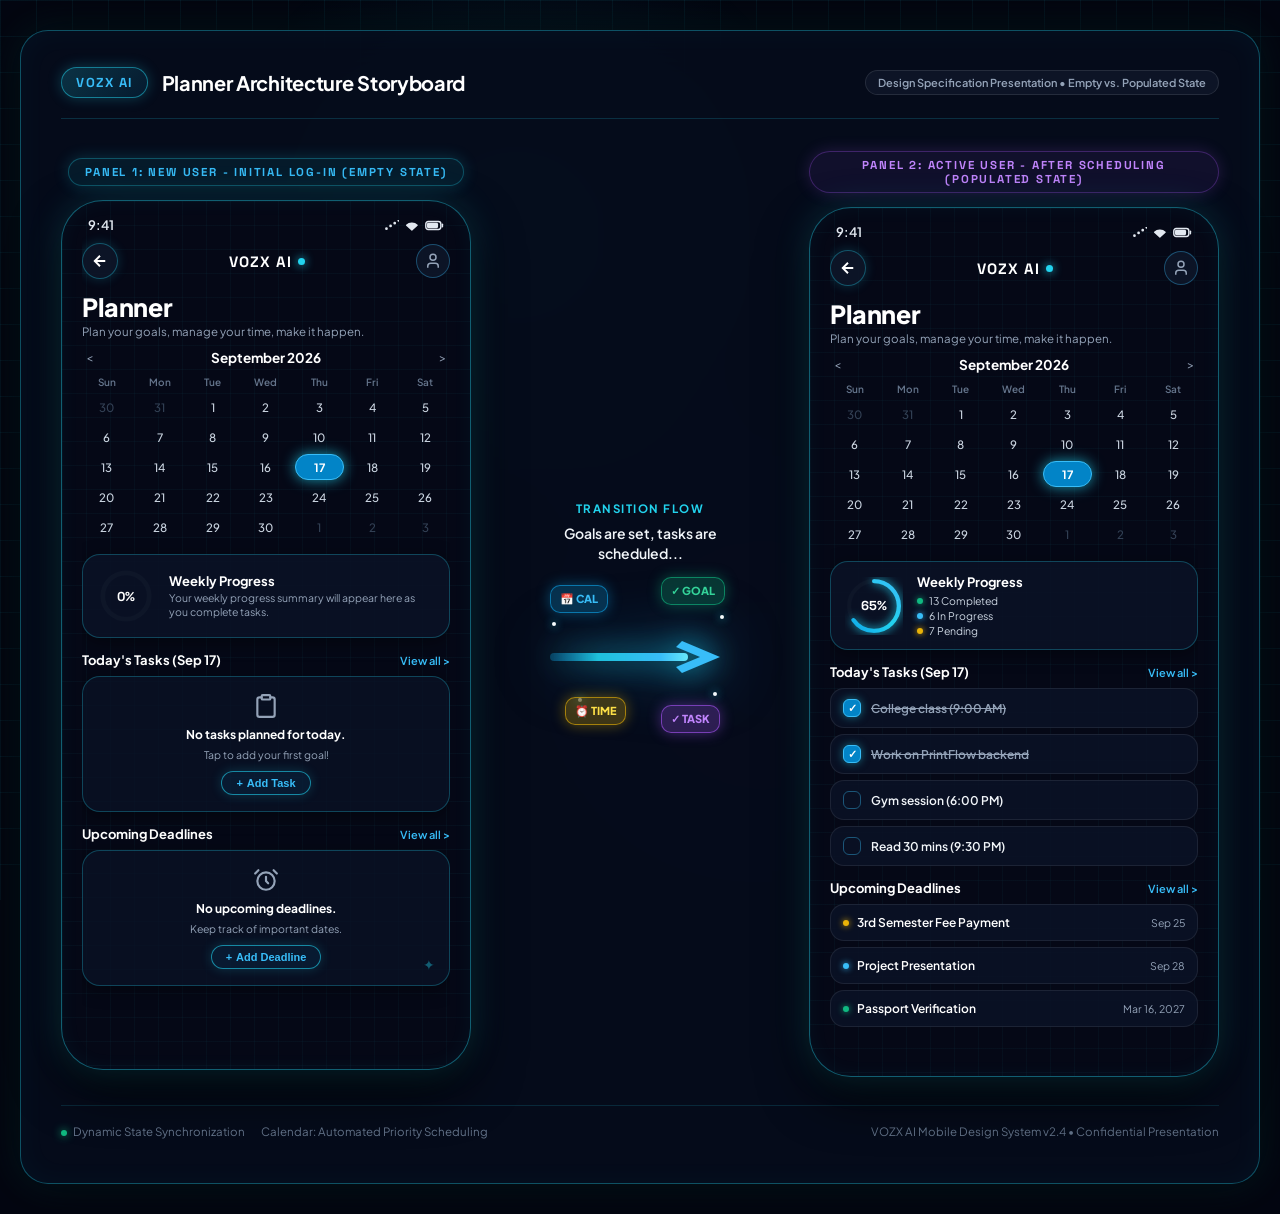
<file: planner_storyboard_presentation.html>
<!DOCTYPE html>
<html lang="en">
<head>
  <meta charset="UTF-8">
  <meta name="viewport" content="width=device-width, initial-scale=1.0">
  <title>VOZX AI — Planner Flow Storyboard Presentation</title>
  <link rel="preconnect" href="https://fonts.googleapis.com">
  <link rel="preconnect" href="https://fonts.gstatic.com" crossorigin>
  <link href="https://fonts.googleapis.com/css2?family=Plus+Jakarta+Sans:wght@400;500;600;700;800&family=Space+Grotesk:wght@500;700&display=swap" rel="stylesheet">
  <style>
    :root {
      --bg-dark: #030611;
      --cyan-neon: #22d3ee;
      --cyan-glow: rgba(34, 211, 238, 0.45);
      --purple-neon: #c084fc;
      --blue-electric: #0ea5e9;
      --grid-line: rgba(34, 211, 238, 0.07);
    }

    * {
      box-sizing: border-box;
      margin: 0;
      padding: 0;
    }

    body {
      background-color: var(--bg-dark);
      font-family: 'Plus Jakarta Sans', -apple-system, sans-serif;
      color: #ffffff;
      min-height: 100vh;
      display: flex;
      flex-direction: column;
      align-items: center;
      justify-content: center;
      padding: 30px 20px;
      overflow-x: hidden;
      position: relative;
    }

    /* Ambient Digital Grid Backdrop */
    .grid-backdrop {
      position: fixed;
      inset: 0;
      pointer-events: none;
      background-image: 
        linear-gradient(to right, var(--grid-line) 1px, transparent 1px),
        linear-gradient(to bottom, var(--grid-line) 1px, transparent 1px);
      background-size: 36px 36px;
      z-index: 0;
    }

    .ambient-glow-1 {
      position: fixed;
      top: -10%;
      left: 15%;
      width: 650px;
      height: 650px;
      border-radius: 50%;
      background: radial-gradient(circle, rgba(34, 211, 238, 0.12) 0%, transparent 70%);
      pointer-events: none;
      z-index: 0;
    }

    .ambient-glow-2 {
      position: fixed;
      bottom: -10%;
      right: 15%;
      width: 650px;
      height: 650px;
      border-radius: 50%;
      background: radial-gradient(circle, rgba(168, 85, 247, 0.1) 0%, transparent 70%);
      pointer-events: none;
      z-index: 0;
    }

    /* Presentation Board Master Container */
    .presentation-board {
      position: relative;
      z-index: 10;
      width: 100%;
      max-width: 1340px;
      background: rgba(6, 12, 28, 0.92);
      border: 1.5px solid rgba(34, 211, 238, 0.35);
      border-radius: 28px;
      padding: 36px 40px 44px;
      box-shadow: 
        0 0 50px rgba(0, 0, 0, 0.9),
        0 0 35px rgba(34, 211, 238, 0.15),
        inset 0 0 30px rgba(34, 211, 238, 0.04);
      backdrop-filter: blur(24px);
    }

    /* Board Top Brand Header */
    .board-header {
      display: flex;
      align-items: center;
      justify-content: space-between;
      border-bottom: 1px solid rgba(34, 211, 238, 0.18);
      padding-bottom: 20px;
      margin-bottom: 32px;
    }

    .board-title-group {
      display: flex;
      align-items: center;
      gap: 14px;
    }

    .brand-logo-pill {
      background: linear-gradient(135deg, rgba(34, 211, 238, 0.2), rgba(14, 165, 233, 0.1));
      border: 1px solid rgba(34, 211, 238, 0.5);
      padding: 6px 14px;
      border-radius: 999px;
      font-family: 'Space Grotesk', sans-serif;
      font-weight: 700;
      font-size: 13px;
      color: #38bdf8;
      letter-spacing: 1.5px;
      box-shadow: 0 0 14px rgba(34, 211, 238, 0.25);
    }

    .board-headline {
      font-size: 20px;
      font-weight: 700;
      letter-spacing: -0.3px;
      color: #ffffff;
    }

    .board-badge {
      font-size: 11px;
      font-weight: 600;
      color: #94a3b8;
      background: rgba(15, 23, 42, 0.8);
      border: 1px solid rgba(255, 255, 255, 0.1);
      padding: 5px 12px;
      border-radius: 999px;
    }

    /* Storyboard 3-Column Layout: Left Phone, Center Transition, Right Phone */
    .storyboard-layout {
      display: grid;
      grid-template-columns: 410px 1fr 410px;
      gap: 24px;
      align-items: center;
    }

    .panel-column {
      display: flex;
      flex-direction: column;
      align-items: center;
    }

    /* Panel Header Label */
    .panel-label {
      font-family: 'Space Grotesk', sans-serif;
      font-size: 11.5px;
      font-weight: 700;
      letter-spacing: 1.8px;
      text-transform: uppercase;
      text-align: center;
      margin-bottom: 14px;
      padding: 6px 16px;
      border-radius: 999px;
    }

    .panel-label.empty-label {
      color: #38bdf8;
      background: rgba(34, 211, 238, 0.08);
      border: 1px solid rgba(34, 211, 238, 0.3);
      box-shadow: 0 0 16px rgba(34, 211, 238, 0.2);
    }

    .panel-label.populated-label {
      color: #c084fc;
      background: rgba(168, 85, 247, 0.08);
      border: 1px solid rgba(168, 85, 247, 0.3);
      box-shadow: 0 0 16px rgba(168, 85, 247, 0.2);
    }

    /* Phone Device Mockup Container */
    .phone-container {
      width: 100%;
      height: 870px;
      background: #050816;
      border: 1.8px solid rgba(34, 211, 238, 0.42);
      border-radius: 42px;
      padding: 14px 20px 24px;
      box-shadow: 
        0 0 35px rgba(34, 211, 238, 0.18),
        0 20px 50px rgba(0, 0, 0, 0.8),
        inset 0 0 20px rgba(34, 211, 238, 0.05);
      position: relative;
      display: flex;
      flex-direction: column;
      overflow: hidden;
    }

    .phone-container::before {
      content: '';
      position: absolute;
      inset: 0;
      background-image: 
        linear-gradient(to right, rgba(34, 211, 238, 0.035) 1px, transparent 1px),
        linear-gradient(to bottom, rgba(34, 211, 238, 0.035) 1px, transparent 1px);
      background-size: 24px 24px;
      pointer-events: none;
      z-index: 1;
    }

    .phone-inner {
      position: relative;
      z-index: 2;
      display: flex;
      flex-direction: column;
      height: 100%;
      overflow-y: auto;
      scrollbar-width: none;
    }

    .phone-inner::-webkit-scrollbar {
      display: none;
    }

    /* Status Bar */
    .phone-status-bar {
      display: flex;
      align-items: center;
      justify-content: space-between;
      font-size: 13px;
      font-weight: 600;
      color: #e2e8f0;
      padding: 2px 6px 10px;
    }

    .status-icons {
      display: flex;
      align-items: center;
      gap: 6px;
    }

    /* Screen Top Header */
    .screen-header {
      display: flex;
      align-items: center;
      justify-content: space-between;
      margin-bottom: 12px;
    }

    .circle-back {
      width: 36px;
      height: 36px;
      border-radius: 50%;
      background: rgba(15, 23, 42, 0.85);
      border: 1px solid rgba(34, 211, 238, 0.35);
      display: flex;
      align-items: center;
      justify-content: center;
      color: #ffffff;
      box-shadow: 0 0 12px rgba(34, 211, 238, 0.2);
    }

    .brand-center {
      display: flex;
      align-items: center;
      gap: 6px;
      font-family: 'Space Grotesk', sans-serif;
      font-weight: 700;
      font-size: 15px;
      letter-spacing: 1px;
    }

    .cyan-dot {
      width: 7px;
      height: 7px;
      border-radius: 50%;
      background: #22d3ee;
      box-shadow: 0 0 10px #22d3ee;
    }

    .profile-circle {
      width: 34px;
      height: 34px;
      border-radius: 50%;
      background: rgba(15, 23, 42, 0.85);
      border: 1px solid rgba(56, 189, 248, 0.35);
      display: flex;
      align-items: center;
      justify-content: center;
      color: #94a3b8;
    }

    /* Title Banner */
    .title-banner {
      margin-bottom: 10px;
    }

    .main-screen-title {
      font-size: 25px;
      font-weight: 800;
      color: #ffffff;
      margin-bottom: 1px;
      letter-spacing: -0.4px;
    }

    .main-screen-subtitle {
      font-size: 11.5px;
      color: #94a3b8;
      font-weight: 400;
    }

    /* Month Selector */
    .month-selector-row {
      display: flex;
      align-items: center;
      justify-content: space-between;
      padding: 0 4px;
      margin-bottom: 8px;
    }

    .month-nav-btn {
      color: #94a3b8;
      font-size: 12px;
      cursor: pointer;
    }

    .month-label-text {
      font-size: 13.5px;
      font-weight: 700;
      color: #ffffff;
    }

    /* Calendar Grid */
    .cal-table-grid {
      display: grid;
      grid-template-columns: repeat(7, 1fr);
      gap: 4px;
      text-align: center;
      margin-bottom: 14px;
    }

    .cal-day-name {
      font-size: 10px;
      font-weight: 600;
      color: #64748b;
      padding: 2px 0;
    }

    .cal-cell {
      height: 26px;
      display: flex;
      align-items: center;
      justify-content: center;
      font-size: 11.5px;
      font-weight: 500;
      color: #cbd5e1;
      border-radius: 8px;
    }

    .cal-cell.muted {
      color: #334155;
    }

    .cal-cell.today-pill {
      background: #0284c7;
      color: #ffffff;
      font-weight: 700;
      border-radius: 999px;
      box-shadow: 0 0 14px rgba(34, 211, 238, 0.7);
      border: 1px solid #38bdf8;
    }

    /* Weekly Progress Card */
    .progress-glass-card {
      background: rgba(11, 18, 38, 0.85);
      border: 1.2px solid rgba(34, 211, 238, 0.28);
      border-radius: 18px;
      padding: 12px 14px;
      display: flex;
      align-items: center;
      gap: 14px;
      margin-bottom: 14px;
      box-shadow: 0 4px 18px rgba(0, 0, 0, 0.4);
    }

    .gauge-wrapper {
      position: relative;
      width: 58px;
      height: 58px;
      display: flex;
      align-items: center;
      justify-content: center;
      flex-shrink: 0;
    }

    .gauge-svg {
      width: 100%;
      height: 100%;
      transform: rotate(-90deg);
    }

    .gauge-bg {
      fill: none;
      stroke: rgba(15, 23, 42, 0.9);
      stroke-width: 5;
    }

    .gauge-fill {
      fill: none;
      stroke-width: 5;
      stroke-linecap: round;
    }

    .gauge-fill.empty {
      stroke: transparent;
    }

    .gauge-fill.active-65 {
      stroke: url(#calProgressGrad);
      stroke-dasharray: 188.4;
      stroke-dashoffset: 65.94; /* 65% */
      filter: drop-shadow(0 0 6px #22d3ee);
    }

    .gauge-pct-center {
      position: absolute;
      font-size: 13px;
      font-weight: 800;
      color: #ffffff;
      font-family: 'Space Grotesk', sans-serif;
    }

    .progress-text-block {
      flex: 1;
    }

    .progress-title {
      font-size: 13px;
      font-weight: 700;
      color: #ffffff;
      margin-bottom: 2px;
    }

    .progress-sub-empty {
      font-size: 10.5px;
      color: #94a3b8;
      line-height: 1.35;
    }

    .progress-stats-breakdown {
      display: flex;
      flex-direction: column;
      gap: 2px;
      margin-top: 4px;
      font-size: 10.5px;
      color: #cbd5e1;
    }

    .stat-row {
      display: flex;
      align-items: center;
      gap: 6px;
    }

    .dot-green { width: 6px; height: 6px; border-radius: 50%; background: #10b981; box-shadow: 0 0 6px #10b981; }
    .dot-blue { width: 6px; height: 6px; border-radius: 50%; background: #38bdf8; box-shadow: 0 0 6px #38bdf8; }
    .dot-yellow { width: 6px; height: 6px; border-radius: 50%; background: #eab308; box-shadow: 0 0 6px #eab308; }

    /* Section Headers */
    .section-header-row {
      display: flex;
      align-items: center;
      justify-content: space-between;
      margin-bottom: 8px;
    }

    .section-title {
      font-size: 13px;
      font-weight: 700;
      color: #ffffff;
    }

    .view-all-link {
      font-size: 11px;
      color: #38bdf8;
      text-decoration: none;
      font-weight: 600;
    }

    /* Empty Notice Cards */
    .empty-planner-card {
      background: rgba(11, 18, 38, 0.72);
      border: 1.2px solid rgba(34, 211, 238, 0.28);
      border-radius: 18px;
      padding: 16px 14px;
      text-align: center;
      display: flex;
      flex-direction: column;
      align-items: center;
      justify-content: center;
      gap: 6px;
      margin-bottom: 14px;
      position: relative;
      box-shadow: 0 4px 18px rgba(0, 0, 0, 0.4);
    }

    .empty-icon-svg {
      color: #94a3b8;
      width: 26px;
      height: 26px;
      margin-bottom: 2px;
    }

    .empty-main-text {
      font-size: 12px;
      font-weight: 700;
      color: #ffffff;
    }

    .empty-sub-text {
      font-size: 10.5px;
      color: #94a3b8;
      margin-bottom: 4px;
    }

    .empty-pill-btn {
      display: inline-flex;
      align-items: center;
      gap: 4px;
      background: rgba(14, 165, 233, 0.08);
      border: 1.2px solid rgba(34, 211, 238, 0.6);
      color: #38bdf8;
      font-size: 11px;
      font-weight: 600;
      padding: 5px 14px;
      border-radius: 999px;
      box-shadow: 0 0 12px rgba(34, 211, 238, 0.2);
      cursor: pointer;
    }

    .corner-sparkle {
      position: absolute;
      bottom: 12px;
      right: 14px;
      color: rgba(34, 211, 238, 0.4);
      font-size: 14px;
    }

    /* Populated Tasks List */
    .tasks-list {
      display: flex;
      flex-direction: column;
      gap: 6px;
      margin-bottom: 14px;
    }

    .task-item-row {
      background: rgba(11, 18, 38, 0.85);
      border: 1px solid rgba(255, 255, 255, 0.08);
      border-radius: 14px;
      padding: 10px 12px;
      display: flex;
      align-items: center;
      gap: 10px;
    }

    .task-checkbox {
      width: 18px;
      height: 18px;
      border-radius: 6px;
      border: 1.5px solid rgba(56, 189, 248, 0.4);
      display: flex;
      align-items: center;
      justify-content: center;
      font-size: 11px;
      font-weight: 800;
    }

    .task-checkbox.checked {
      background: #0284c7;
      border-color: #38bdf8;
      color: #ffffff;
      box-shadow: 0 0 8px rgba(34, 211, 238, 0.5);
    }

    .task-name {
      font-size: 12px;
      font-weight: 600;
      color: #f1f5f9;
    }

    .task-item-row.done .task-name {
      color: #94a3b8;
      text-decoration: line-through;
    }

    /* Populated Deadlines List */
    .deadlines-list {
      display: flex;
      flex-direction: column;
      gap: 6px;
    }

    .deadline-item-row {
      background: rgba(11, 18, 38, 0.85);
      border: 1px solid rgba(255, 255, 255, 0.08);
      border-radius: 14px;
      padding: 10px 12px;
      display: flex;
      align-items: center;
      justify-content: space-between;
    }

    .deadline-left {
      display: flex;
      align-items: center;
      gap: 8px;
    }

    .deadline-name {
      font-size: 12px;
      font-weight: 600;
      color: #ffffff;
    }

    .deadline-date {
      font-size: 10.5px;
      color: #94a3b8;
    }

    /* -------------------------------------------------------------
       CENTER TRANSITION ARROW & CLUSTER
       ------------------------------------------------------------- */
    .center-transition-hub {
      display: flex;
      flex-direction: column;
      align-items: center;
      justify-content: center;
      text-align: center;
      position: relative;
      padding: 0 10px;
    }

    .transition-caption-top {
      font-size: 11.5px;
      font-weight: 700;
      letter-spacing: 1.5px;
      text-transform: uppercase;
      color: #22d3ee;
      margin-bottom: 8px;
    }

    .transition-narrative {
      font-size: 14px;
      font-weight: 600;
      color: #f1f5f9;
      line-height: 1.4;
      max-width: 220px;
      margin-bottom: 24px;
    }

    .floating-cluster-stage {
      position: relative;
      width: 220px;
      height: 140px;
      display: flex;
      align-items: center;
      justify-content: center;
    }

    .arrow-vector-wrapper {
      position: relative;
      z-index: 2;
      width: 100%;
      display: flex;
      align-items: center;
      justify-content: center;
    }

    .neon-arrow-svg {
      width: 180px;
      height: 48px;
      filter: drop-shadow(0 0 15px rgba(34, 211, 238, 0.8)) drop-shadow(0 0 30px rgba(14, 165, 233, 0.5));
    }

    .float-icon-bubble {
      position: absolute;
      border-radius: 10px;
      padding: 6px 9px;
      font-size: 11px;
      font-weight: 800;
      backdrop-filter: blur(8px);
      box-shadow: 0 0 16px rgba(0, 0, 0, 0.8);
      z-index: 5;
      animation: floatMotion 4s ease-in-out infinite alternate;
    }

    .bubble-cal {
      top: -2px;
      left: 20px;
      background: rgba(14, 165, 233, 0.25);
      border: 1px solid rgba(14, 165, 233, 0.6);
      color: #38bdf8;
      box-shadow: 0 0 14px rgba(14, 165, 233, 0.4);
    }

    .bubble-check {
      top: -10px;
      right: 25px;
      background: rgba(16, 185, 129, 0.25);
      border: 1px solid rgba(16, 185, 129, 0.6);
      color: #34d399;
      box-shadow: 0 0 14px rgba(16, 185, 129, 0.4);
      animation-delay: -1.5s;
    }

    .bubble-alarm {
      bottom: 2px;
      left: 35px;
      background: rgba(234, 179, 8, 0.25);
      border: 1px solid rgba(234, 179, 8, 0.6);
      color: #fde047;
      box-shadow: 0 0 14px rgba(234, 179, 8, 0.4);
      animation-delay: -2.8s;
    }

    .bubble-task {
      bottom: -6px;
      right: 30px;
      background: rgba(168, 85, 247, 0.25);
      border: 1px solid rgba(168, 85, 247, 0.6);
      color: #c084fc;
      box-shadow: 0 0 14px rgba(168, 85, 247, 0.4);
      animation-delay: -0.7s;
    }

    @keyframes floatMotion {
      0% { transform: translateY(0) scale(1); }
      100% { transform: translateY(-8px) scale(1.05); }
    }

    .sparkle-particle {
      position: absolute;
      width: 4px;
      height: 4px;
      border-radius: 50%;
      background: #ffffff;
      box-shadow: 0 0 8px #22d3ee;
    }
    .spk-1 { top: 25%; left: 10%; }
    .spk-2 { top: 75%; right: 15%; }
    .spk-3 { top: 20%; right: 12%; }
    .spk-4 { bottom: 18%; left: 22%; }

    /* Board Footer */
    .board-footer {
      display: flex;
      align-items: center;
      justify-content: space-between;
      margin-top: 28px;
      padding-top: 18px;
      border-top: 1px solid rgba(34, 211, 238, 0.15);
      font-size: 11.5px;
      color: #64748b;
    }

    .board-footer-left {
      display: flex;
      align-items: center;
      gap: 16px;
    }

    .status-dot-green {
      width: 6px;
      height: 6px;
      border-radius: 50%;
      background: #10b981;
      box-shadow: 0 0 8px #10b981;
      display: inline-block;
      margin-right: 6px;
    }
  </style>
</head>
<body>

  <!-- Ambient Grid Backdrop -->
  <div class="grid-backdrop"></div>
  <div class="ambient-glow-1"></div>
  <div class="ambient-glow-2"></div>

  <!-- Main Presentation Board -->
  <main class="presentation-board">
    
    <!-- Top Header -->
    <header class="board-header">
      <div class="board-title-group">
        <span class="brand-logo-pill">VOZX AI</span>
        <h1 class="board-headline">Planner Architecture Storyboard</h1>
      </div>
      <div class="board-badge">Design Specification Presentation • Empty vs. Populated State</div>
    </header>

    <!-- 3-Column Storyboard Layout -->
    <div class="storyboard-layout">

      <!-- =================================================================
           PANEL 1: NEW USER - INITIAL LOG-IN (EMPTY STATE)
           ================================================================= -->
      <section class="panel-column" aria-label="Panel 1 Empty State">
        <h2 class="panel-label empty-label">PANEL 1: NEW USER - INITIAL LOG-IN (EMPTY STATE)</h2>
        
        <div class="phone-container">
          <div class="phone-inner">
            
            <!-- Status Bar -->
            <div class="phone-status-bar">
              <span>9:41</span>
              <div class="status-icons">
                <svg width="15" height="11" viewBox="0 0 16 12" fill="currentColor">
                  <path d="M1 9.5a1.5 1.5 0 113 0 1.5 1.5 0 01-3 0zm4.5-3a1.5 1.5 0 113 0 1.5 1.5 0 01-3 0zm4.5-3a1.5 1.5 0 113 0 1.5 1.5 0 01-3 0zm4.5-3a1.5 1.5 0 113 0 1.5 1.5 0 01-3 0z"/>
                </svg>
                <svg width="14" height="11" viewBox="0 0 16 12" fill="currentColor">
                  <path d="M8 2.5a8.9 8.9 0 016.4 2.7.75.75 0 01-.06 1.1l-6 5.5a.75.75 0 01-.98 0l-6-5.5a.75.75 0 01-.06-1.1A8.9 8.9 0 018 2.5z"/>
                </svg>
                <svg width="19" height="11" viewBox="0 0 24 12" fill="currentColor">
                  <rect x="1" y="1" width="19" height="10" rx="3" fill="none" stroke="currentColor" stroke-width="1.8"/>
                  <rect x="2.5" y="2.5" width="14" height="7" rx="1.8"/>
                  <path d="M22 4.5v3" stroke="currentColor" stroke-width="1.8" stroke-linecap="round"/>
                </svg>
              </div>
            </div>

            <!-- Header -->
            <div class="screen-header">
              <div class="circle-back">
                <svg width="18" height="18" viewBox="0 0 24 24" fill="none" stroke="currentColor" stroke-width="2.5">
                  <line x1="19" y1="12" x2="5" y2="12"></line>
                  <polyline points="12 19 5 12 12 5"></polyline>
                </svg>
              </div>

              <div class="brand-center">
                <span>VOZX AI</span>
                <span class="cyan-dot"></span>
              </div>

              <div class="profile-circle">
                <svg width="18" height="18" viewBox="0 0 24 24" fill="none" stroke="currentColor" stroke-width="2">
                  <path d="M19 21v-2a4 4 0 0 0-4-4H9a4 4 0 0 0-4 4v2"></path>
                  <circle cx="12" cy="7" r="4"></circle>
                </svg>
              </div>
            </div>

            <!-- Title Banner -->
            <div class="title-banner">
              <h3 class="main-screen-title">Planner</h3>
              <p class="main-screen-subtitle">Plan your goals, manage your time, make it happen.</p>
            </div>

            <!-- Month Selector -->
            <div class="month-selector-row">
              <span class="month-nav-btn">&lt;</span>
              <span class="month-label-text">September 2026</span>
              <span class="month-nav-btn">&gt;</span>
            </div>

            <!-- Calendar Grid -->
            <div class="cal-table-grid">
              <span class="cal-day-name">Sun</span>
              <span class="cal-day-name">Mon</span>
              <span class="cal-day-name">Tue</span>
              <span class="cal-day-name">Wed</span>
              <span class="cal-day-name">Thu</span>
              <span class="cal-day-name">Fri</span>
              <span class="cal-day-name">Sat</span>

              <span class="cal-cell muted">30</span>
              <span class="cal-cell muted">31</span>
              <span class="cal-cell">1</span>
              <span class="cal-cell">2</span>
              <span class="cal-cell">3</span>
              <span class="cal-cell">4</span>
              <span class="cal-cell">5</span>

              <span class="cal-cell">6</span>
              <span class="cal-cell">7</span>
              <span class="cal-cell">8</span>
              <span class="cal-cell">9</span>
              <span class="cal-cell">10</span>
              <span class="cal-cell">11</span>
              <span class="cal-cell">12</span>

              <span class="cal-cell">13</span>
              <span class="cal-cell">14</span>
              <span class="cal-cell">15</span>
              <span class="cal-cell">16</span>
              <span class="cal-cell today-pill">17</span>
              <span class="cal-cell">18</span>
              <span class="cal-cell">19</span>

              <span class="cal-cell">20</span>
              <span class="cal-cell">21</span>
              <span class="cal-cell">22</span>
              <span class="cal-cell">23</span>
              <span class="cal-cell">24</span>
              <span class="cal-cell">25</span>
              <span class="cal-cell">26</span>

              <span class="cal-cell">27</span>
              <span class="cal-cell">28</span>
              <span class="cal-cell">29</span>
              <span class="cal-cell">30</span>
              <span class="cal-cell muted">1</span>
              <span class="cal-cell muted">2</span>
              <span class="cal-cell muted">3</span>
            </div>

            <!-- Weekly Progress Empty Card (0%) -->
            <div class="progress-glass-card">
              <div class="gauge-wrapper">
                <svg class="gauge-svg" viewBox="0 0 60 60">
                  <circle class="gauge-bg" cx="30" cy="30" r="24"></circle>
                </svg>
                <span class="gauge-pct-center">0%</span>
              </div>
              <div class="progress-text-block">
                <h4 class="progress-title">Weekly Progress</h4>
                <p class="progress-sub-empty">Your weekly progress summary will appear here as you complete tasks.</p>
              </div>
            </div>

            <!-- Today's Tasks Empty (Sep 17) -->
            <div class="section-header-row">
              <span class="section-title">Today's Tasks (Sep 17)</span>
              <a href="#" class="view-all-link">View all &gt;</a>
            </div>

            <div class="empty-planner-card">
              <!-- Clipboard SVG -->
              <svg class="empty-icon-svg" viewBox="0 0 24 24" fill="none" stroke="currentColor" stroke-width="2" stroke-linecap="round" stroke-linejoin="round">
                <path d="M16 4h2a2 2 0 0 1 2 2v14a2 2 0 0 1-2 2H6a2 2 0 0 1-2-2V6a2 2 0 0 1 2-2h2"></path>
                <rect x="8" y="2" width="8" height="4" rx="1" ry="1"></rect>
              </svg>
              <span class="empty-main-text">No tasks planned for today.</span>
              <span class="empty-sub-text">Tap to add your first goal!</span>
              <button type="button" class="empty-pill-btn">
                <span>+</span>
                <span>Add Task</span>
              </button>
            </div>

            <!-- Upcoming Deadlines Empty -->
            <div class="section-header-row">
              <span class="section-title">Upcoming Deadlines</span>
              <a href="#" class="view-all-link">View all &gt;</a>
            </div>

            <div class="empty-planner-card">
              <!-- Alarm Clock SVG -->
              <svg class="empty-icon-svg" viewBox="0 0 24 24" fill="none" stroke="currentColor" stroke-width="2" stroke-linecap="round" stroke-linejoin="round">
                <circle cx="12" cy="13" r="8"></circle>
                <polyline points="12 9 12 13 14 15"></polyline>
                <line x1="5" y1="3" x2="2" y2="6"></line>
                <line x1="19" y1="3" x2="22" y2="6"></line>
              </svg>
              <span class="empty-main-text">No upcoming deadlines.</span>
              <span class="empty-sub-text">Keep track of important dates.</span>
              <button type="button" class="empty-pill-btn">
                <span>+</span>
                <span>Add Deadline</span>
              </button>
              <span class="corner-sparkle">✦</span>
            </div>

          </div>
        </div>
      </section>

      <!-- =================================================================
           CENTER TRANSITION: DIRECTIONAL ARROW & CLUSTERS
           ================================================================= -->
      <div class="center-transition-hub" aria-label="Transition Flow">
        <span class="transition-caption-top">TRANSITION FLOW</span>
        <p class="transition-narrative">Goals are set, tasks are scheduled...</p>

        <div class="floating-cluster-stage">
          <!-- Floating Miniature Calendar, Checkmark, and Alarm Clock Badges -->
          <div class="float-icon-bubble bubble-cal">📅 CAL</div>
          <div class="float-icon-bubble bubble-check">✓ GOAL</div>
          <div class="float-icon-bubble bubble-alarm">⏰ TIME</div>
          <div class="float-icon-bubble bubble-task">✓ TASK</div>

          <!-- Sparkle Particles -->
          <span class="sparkle-particle spk-1"></span>
          <span class="sparkle-particle spk-2"></span>
          <span class="sparkle-particle spk-3"></span>
          <span class="sparkle-particle spk-4"></span>

          <!-- Neon Directional Arrow -->
          <div class="arrow-vector-wrapper">
            <svg class="neon-arrow-svg" viewBox="0 0 180 48" fill="none">
              <defs>
                <linearGradient id="arrowGlowGradPlanner" x1="0%" y1="0%" x2="100%" y2="0%">
                  <stop offset="0%" stop-color="#0ea5e9" stop-opacity="0.3"/>
                  <stop offset="35%" stop-color="#22d3ee" stop-opacity="0.9"/>
                  <stop offset="80%" stop-color="#38bdf8"/>
                  <stop offset="100%" stop-color="#67e8f9"/>
                </linearGradient>
              </defs>
              <rect x="0" y="20" width="138" height="8" rx="4" fill="url(#arrowGlowGradPlanner)"/>
              <path d="M132 8l38 16-38 16-6-6 24-10-24-10 6-6z" fill="#38bdf8"/>
            </svg>
          </div>
        </div>
      </div>

      <!-- =================================================================
           PANEL 2: ACTIVE USER - AFTER SCHEDULING (POPULATED STATE)
           ================================================================= -->
      <section class="panel-column" aria-label="Panel 2 Populated State">
        <h2 class="panel-label populated-label">PANEL 2: ACTIVE USER - AFTER SCHEDULING (POPULATED STATE)</h2>

        <div class="phone-container">
          <div class="phone-inner">
            
            <!-- Status Bar -->
            <div class="phone-status-bar">
              <span>9:41</span>
              <div class="status-icons">
                <svg width="15" height="11" viewBox="0 0 16 12" fill="currentColor">
                  <path d="M1 9.5a1.5 1.5 0 113 0 1.5 1.5 0 01-3 0zm4.5-3a1.5 1.5 0 113 0 1.5 1.5 0 01-3 0zm4.5-3a1.5 1.5 0 113 0 1.5 1.5 0 01-3 0zm4.5-3a1.5 1.5 0 113 0 1.5 1.5 0 01-3 0z"/>
                </svg>
                <svg width="14" height="11" viewBox="0 0 16 12" fill="currentColor">
                  <path d="M8 2.5a8.9 8.9 0 016.4 2.7.75.75 0 01-.06 1.1l-6 5.5a.75.75 0 01-.98 0l-6-5.5a.75.75 0 01-.06-1.1A8.9 8.9 0 018 2.5z"/>
                </svg>
                <svg width="19" height="11" viewBox="0 0 24 12" fill="currentColor">
                  <rect x="1" y="1" width="19" height="10" rx="3" fill="none" stroke="currentColor" stroke-width="1.8"/>
                  <rect x="2.5" y="2.5" width="14" height="7" rx="1.8"/>
                  <path d="M22 4.5v3" stroke="currentColor" stroke-width="1.8" stroke-linecap="round"/>
                </svg>
              </div>
            </div>

            <!-- Header -->
            <div class="screen-header">
              <div class="circle-back">
                <svg width="18" height="18" viewBox="0 0 24 24" fill="none" stroke="currentColor" stroke-width="2.5">
                  <line x1="19" y1="12" x2="5" y2="12"></line>
                  <polyline points="12 19 5 12 12 5"></polyline>
                </svg>
              </div>

              <div class="brand-center">
                <span>VOZX AI</span>
                <span class="cyan-dot"></span>
              </div>

              <div class="profile-circle">
                <svg width="18" height="18" viewBox="0 0 24 24" fill="none" stroke="currentColor" stroke-width="2">
                  <path d="M19 21v-2a4 4 0 0 0-4-4H9a4 4 0 0 0-4 4v2"></path>
                  <circle cx="12" cy="7" r="4"></circle>
                </svg>
              </div>
            </div>

            <!-- Title Banner -->
            <div class="title-banner">
              <h3 class="main-screen-title">Planner</h3>
              <p class="main-screen-subtitle">Plan your goals, manage your time, make it happen.</p>
            </div>

            <!-- Month Selector -->
            <div class="month-selector-row">
              <span class="month-nav-btn">&lt;</span>
              <span class="month-label-text">September 2026</span>
              <span class="month-nav-btn">&gt;</span>
            </div>

            <!-- Calendar Grid -->
            <div class="cal-table-grid">
              <span class="cal-day-name">Sun</span>
              <span class="cal-day-name">Mon</span>
              <span class="cal-day-name">Tue</span>
              <span class="cal-day-name">Wed</span>
              <span class="cal-day-name">Thu</span>
              <span class="cal-day-name">Fri</span>
              <span class="cal-day-name">Sat</span>

              <span class="cal-cell muted">30</span>
              <span class="cal-cell muted">31</span>
              <span class="cal-cell">1</span>
              <span class="cal-cell">2</span>
              <span class="cal-cell">3</span>
              <span class="cal-cell">4</span>
              <span class="cal-cell">5</span>

              <span class="cal-cell">6</span>
              <span class="cal-cell">7</span>
              <span class="cal-cell">8</span>
              <span class="cal-cell">9</span>
              <span class="cal-cell">10</span>
              <span class="cal-cell">11</span>
              <span class="cal-cell">12</span>

              <span class="cal-cell">13</span>
              <span class="cal-cell">14</span>
              <span class="cal-cell">15</span>
              <span class="cal-cell">16</span>
              <span class="cal-cell today-pill">17</span>
              <span class="cal-cell">18</span>
              <span class="cal-cell">19</span>

              <span class="cal-cell">20</span>
              <span class="cal-cell">21</span>
              <span class="cal-cell">22</span>
              <span class="cal-cell">23</span>
              <span class="cal-cell">24</span>
              <span class="cal-cell">25</span>
              <span class="cal-cell">26</span>

              <span class="cal-cell">27</span>
              <span class="cal-cell">28</span>
              <span class="cal-cell">29</span>
              <span class="cal-cell">30</span>
              <span class="cal-cell muted">1</span>
              <span class="cal-cell muted">2</span>
              <span class="cal-cell muted">3</span>
            </div>

            <!-- Weekly Progress Populated Card (65%) -->
            <div class="progress-glass-card">
              <div class="gauge-wrapper">
                <svg class="gauge-svg" viewBox="0 0 70 70">
                  <defs>
                    <linearGradient id="calProgressGrad" x1="0%" y1="0%" x2="100%" y2="100%">
                      <stop offset="0%" stop-color="#0ea5e9"/>
                      <stop offset="50%" stop-color="#22d3ee"/>
                      <stop offset="100%" stop-color="#38bdf8"/>
                    </linearGradient>
                  </defs>
                  <circle class="gauge-bg" cx="35" cy="35" r="30"></circle>
                  <circle class="gauge-fill active-65" cx="35" cy="35" r="30"></circle>
                </svg>
                <span class="gauge-pct-center">65%</span>
              </div>
              <div class="progress-text-block">
                <h4 class="progress-title">Weekly Progress</h4>
                <div class="progress-stats-breakdown">
                  <div class="stat-row"><span class="dot-green"></span><span>13 Completed</span></div>
                  <div class="stat-row"><span class="dot-blue"></span><span>6 In Progress</span></div>
                  <div class="stat-row"><span class="dot-yellow"></span><span>7 Pending</span></div>
                </div>
              </div>
            </div>

            <!-- Today's Tasks Populated (Sep 17) -->
            <div class="section-header-row">
              <span class="section-title">Today's Tasks (Sep 17)</span>
              <a href="#" class="view-all-link">View all &gt;</a>
            </div>

            <div class="tasks-list">
              <div class="task-item-row done">
                <div class="task-checkbox checked">✓</div>
                <span class="task-name">College class (9:00 AM)</span>
              </div>
              <div class="task-item-row done">
                <div class="task-checkbox checked">✓</div>
                <span class="task-name">Work on PrintFlow backend</span>
              </div>
              <div class="task-item-row">
                <div class="task-checkbox"></div>
                <span class="task-name">Gym session (6:00 PM)</span>
              </div>
              <div class="task-item-row">
                <div class="task-checkbox"></div>
                <span class="task-name">Read 30 mins (9:30 PM)</span>
              </div>
            </div>

            <!-- Upcoming Deadlines Populated -->
            <div class="section-header-row">
              <span class="section-title">Upcoming Deadlines</span>
              <a href="#" class="view-all-link">View all &gt;</a>
            </div>

            <div class="deadlines-list">
              <div class="deadline-item-row">
                <div class="deadline-left">
                  <span class="dot-yellow"></span>
                  <span class="deadline-name">3rd Semester Fee Payment</span>
                </div>
                <span class="deadline-date">Sep 25</span>
              </div>
              <div class="deadline-item-row">
                <div class="deadline-left">
                  <span class="dot-blue"></span>
                  <span class="deadline-name">Project Presentation</span>
                </div>
                <span class="deadline-date">Sep 28</span>
              </div>
              <div class="deadline-item-row">
                <div class="deadline-left">
                  <span class="dot-green"></span>
                  <span class="deadline-name">Passport Verification</span>
                </div>
                <span class="deadline-date">Mar 16, 2027</span>
              </div>
            </div>

          </div>
        </div>
      </section>

    </div><!-- /storyboard-layout -->

    <!-- Board Footer -->
    <footer class="board-footer">
      <div class="board-footer-left">
        <span><span class="status-dot-green"></span>Dynamic State Synchronization</span>
        <span>Calendar: Automated Priority Scheduling</span>
      </div>
      <div>VOZX AI Mobile Design System v2.4 • Confidential Presentation</div>
    </footer>

  </main>

</body>
</html>
</file>
<file: email-onboarding.css>
/* ==========================================================================
   VOZX AI — EMAIL ASSISTANT ONBOARDING FLOW STYLES
   Aesthetic: ChatGPT Astra + Nothing OS + Apple Intelligence
   Palette: Dark Cyberpunk (#050816) + Neon Cyan (#22D3EE) + Electric Blue (#0EA5E9) + Purple (#A855F7)
   ========================================================================== */

@import url('https://fonts.googleapis.com/css2?family=Space+Grotesk:wght@400;500;600;700&family=Inter:wght@300;400;500;600;700&display=swap');

:root {
  --bg-space: #050816;
  --bg-card: rgba(10, 18, 38, 0.72);
  --bg-card-border: rgba(34, 211, 238, 0.42);
  --bg-input: rgba(13, 23, 48, 0.75);

  --cyan-primary: #22d3ee;
  --cyan-bright: #38bdf8;
  --blue-electric: #0ea5e9;
  --purple-neon: #a855f7;
  --purple-light: #c084fc;
  --green-emerald: #10b981;

  --text-white: #ffffff;
  --text-dim: #94a3b8;
  --text-muted: #64748b;

  --font-display: 'Space Grotesk', -apple-system, BlinkMacSystemFont, "SF Pro Display", sans-serif;
  --font-body: 'Inter', -apple-system, BlinkMacSystemFont, "Segoe UI", Roboto, sans-serif;

  --ease-spring: cubic-bezier(0.16, 1, 0.3, 1);
}

/* Global Reset */
*, *::before, *::after {
  box-sizing: border-box;
  margin: 0;
  padding: 0;
  -webkit-tap-highlight-color: transparent;
}

html, body {
  width: 100%;
  min-height: 100vh;
  background-color: var(--bg-space);
  color: var(--text-white);
  font-family: var(--font-body);
  overflow-x: hidden;
  display: flex;
  justify-content: center;
  align-items: center;
  padding: 20px 16px;
  position: relative;
}

/* Ambient Cosmic Background */
.ambient-cosmic-bg {
  position: fixed;
  inset: 0;
  pointer-events: none;
  z-index: 0;
  overflow: hidden;
  background: 
    radial-gradient(circle at 50% 12%, rgba(14, 165, 233, 0.1) 0%, transparent 60%),
    radial-gradient(circle at 85% 80%, rgba(168, 85, 247, 0.08) 0%, transparent 50%),
    #050816;
}

.glow-orb {
  position: absolute;
  border-radius: 50%;
  filter: blur(100px);
  opacity: 0.55;
  animation: orbFloat 16s ease-in-out infinite alternate;
}

.orb-1 {
  width: 520px;
  height: 520px;
  top: -140px;
  left: 50%;
  transform: translateX(-50%);
  background: radial-gradient(circle, rgba(34, 211, 238, 0.16) 0%, rgba(14, 165, 233, 0.06) 60%, transparent 80%);
}

.orb-2 {
  width: 420px;
  height: 420px;
  bottom: -80px;
  right: -80px;
  background: radial-gradient(circle, rgba(168, 85, 247, 0.14) 0%, rgba(14, 165, 233, 0.05) 60%, transparent 80%);
  animation-delay: -8s;
}

.orb-3 {
  width: 320px;
  height: 320px;
  top: 45%;
  left: -80px;
  background: radial-gradient(circle, rgba(34, 211, 238, 0.1) 0%, transparent 70%);
  animation-delay: -4s;
}

@keyframes orbFloat {
  0% { transform: translate(-50%, 0) scale(1); }
  50% { transform: translate(-46%, 25px) scale(1.06); }
  100% { transform: translate(-54%, -20px) scale(0.96); }
}

/* Floating Nano Particles */
.particle {
  position: absolute;
  width: 2px;
  height: 2px;
  background: #ffffff;
  border-radius: 50%;
  box-shadow: 0 0 6px rgba(34, 211, 238, 0.9);
  animation: particleDance 6s ease-in-out infinite;
}

.p-1 { top: 16%; left: 24%; animation-duration: 7s; }
.p-2 { top: 35%; right: 18%; animation-duration: 8.5s; animation-delay: 1.5s; width: 3px; height: 3px; }
.p-3 { top: 65%; left: 15%; animation-duration: 9s; animation-delay: 2.2s; }
.p-4 { top: 78%; right: 26%; animation-duration: 11s; animation-delay: 3s; }
.p-5 { top: 48%; right: 42%; animation-duration: 6.5s; animation-delay: 0.8s; }
.p-6 { top: 12%; right: 38%; animation-duration: 8s; animation-delay: 1.2s; }

@keyframes particleDance {
  0%, 100% { transform: translateY(0) scale(1); opacity: 0.3; }
  50% { transform: translateY(-18px) scale(1.3); opacity: 0.9; }
}

/* ==========================================================================
   RESPONSIVE VIEWPORT CONTAINER
   ========================================================================== */
.phone-frame,
.email-viewport-container {
  position: relative;
  z-index: 10;
  width: 100%;
  max-width: 1240px;
  min-height: 90vh;
  background: #050816;
  border-radius: 24px;
  border: 1px solid rgba(34, 211, 238, 0.25);
  box-shadow: 
    0 0 0 1px rgba(2, 132, 199, 0.12),
    0 0 35px rgba(34, 211, 238, 0.12),
    0 25px 60px rgba(0, 0, 0, 0.85);
  display: flex;
  flex-direction: column;
  overflow: hidden;
  backdrop-filter: blur(16px);
  -webkit-backdrop-filter: blur(16px);
  margin: 0 auto;
}

@media (max-width: 640px) {
  .phone-frame,
  .email-viewport-container {
    max-width: 100%;
    min-height: 100vh;
    border-radius: 0;
    border: none;
    box-shadow: none;
    margin: 0;
  }
}

.screen-perimeter-border {
  display: none !important;
}

.sweeping-plasma-arc {
  position: absolute;
  inset: 0;
  pointer-events: none;
  z-index: 1;
  border-radius: 24px;
  background: 
    radial-gradient(ellipse 130% 65% at -10% 25%, rgba(34, 211, 238, 0.35) 0%, rgba(14, 165, 233, 0.16) 35%, transparent 68%),
    radial-gradient(ellipse 85% 55% at 110% 75%, rgba(168, 85, 247, 0.24) 0%, rgba(34, 211, 238, 0.1) 40%, transparent 72%),
    radial-gradient(circle at 50% 50%, rgba(6, 182, 212, 0.08) 0%, transparent 60%);
  mix-blend-mode: screen;
}

/* Phone Top Status Bar - Completely Removed */
.phone-status-notch {
  display: none !important;
}

/* Multi-Screen Viewport */
.screens-viewport {
  position: relative;
  z-index: 2;
  flex: 1;
  display: flex;
  flex-direction: column;
  overflow: hidden;
  height: 100%;
}

.email-step-screen {
  display: none;
  position: relative;
  width: 100%;
  height: 100%;
  flex-direction: column;
  padding: 8px 22px 24px;
  background: #050816;
  overflow-y: auto;
  scrollbar-width: none;
}

.email-step-screen::-webkit-scrollbar {
  display: none;
}

.email-step-screen.active {
  display: flex;
  animation: stepFadeIn 0.22s ease-out;
}

@keyframes stepFadeIn {
  from { opacity: 0; transform: translateY(4px); }
  to { opacity: 1; transform: translateY(0); }
}

/* ==========================================================================
   SCREEN 1 — LINK YOUR EMAIL
   ========================================================================== */
.email-top-header {
  display: flex;
  align-items: center;
  justify-content: space-between;
  padding: 4px 0 10px;
}

.circle-back-btn {
  width: 40px;
  height: 40px;
  border-radius: 50%;
  background: rgba(255, 255, 255, 0.05);
  border: 1.2px solid rgba(34, 211, 238, 0.35);
  color: #f1f5f9;
  display: flex;
  align-items: center;
  justify-content: center;
  cursor: pointer;
  box-shadow: 0 0 16px rgba(34, 211, 238, 0.25);
  transition: all 0.22s var(--ease-spring);
  outline: none;
}

.circle-back-btn:hover {
  background: rgba(34, 211, 238, 0.15);
  border-color: rgba(34, 211, 238, 0.6);
  color: #ffffff;
  box-shadow: 0 0 20px rgba(34, 211, 238, 0.45);
  transform: scale(1.05);
}

.circle-back-btn:active {
  transform: scale(0.95);
}

.circle-back-btn svg {
  width: 18px;
  height: 18px;
}

.brand-title-group {
  display: flex;
  align-items: center;
  gap: 7px;
}

.brand-text {
  font-family: var(--font-display);
  font-size: 19px;
  font-weight: 800;
  letter-spacing: 1.5px;
  color: #ffffff;
  text-shadow: 0 0 14px rgba(34, 211, 238, 0.5);
}

.online-cyan-dot {
  width: 7px;
  height: 7px;
  border-radius: 50%;
  background-color: var(--cyan-primary);
  box-shadow: 0 0 10px var(--cyan-primary);
  animation: dotPulse 2s ease-in-out infinite;
}

@keyframes dotPulse {
  0%, 100% { opacity: 1; transform: scale(1); }
  50% { opacity: 0.4; transform: scale(0.8); }
}

.header-spacer {
  width: 40px;
}

/* ==========================================================================
   HERO EMAIL STAGE WITH 3D ORBITAL SYSTEM
   ========================================================================== */
.hero-email-stage {
  display: flex;
  flex-direction: column;
  align-items: center;
  text-align: center;
  margin: 6px 0 14px;
}

.email-orbit-system {
  position: relative;
  width: 120px;
  height: 120px;
  display: flex;
  align-items: center;
  justify-content: center;
  perspective: 600px;
  margin-bottom: 12px;
}

/* Central Glowing Email Icon Box */
.central-email-icon-box {
  width: 74px;
  height: 74px;
  border-radius: 20px;
  background: rgba(11, 18, 38, 0.85);
  border: 1.5px solid rgba(34, 211, 238, 0.6);
  box-shadow: 
    0 0 25px rgba(34, 211, 238, 0.5),
    inset 0 0 16px rgba(34, 211, 238, 0.25);
  display: flex;
  align-items: center;
  justify-content: center;
  color: var(--cyan-primary);
  z-index: 2;
  animation: centralGlow 3.5s ease-in-out infinite alternate;
}

@keyframes centralGlow {
  0% {
    box-shadow: 0 0 20px rgba(34, 211, 238, 0.4), inset 0 0 12px rgba(34, 211, 238, 0.2);
    transform: scale(1);
  }
  100% {
    box-shadow: 0 0 36px rgba(34, 211, 238, 0.75), 0 0 50px rgba(2, 132, 199, 0.35), inset 0 0 20px rgba(34, 211, 238, 0.35);
    transform: scale(1.03);
  }
}

/* 3D Orbital Energy Rings */
.orbit-ring {
  position: absolute;
  width: 116px;
  height: 116px;
  border-radius: 50%;
  border: 1.2px solid rgba(34, 211, 238, 0.4);
  pointer-events: none;
  box-shadow: 0 0 8px rgba(34, 211, 238, 0.3);
}

.ring-1 {
  transform: rotateX(68deg) rotateY(15deg);
  animation: spinOrbit1 12s linear infinite;
  border-color: rgba(34, 211, 238, 0.65);
}

.ring-2 {
  transform: rotateX(65deg) rotateY(-50deg);
  animation: spinOrbit2 16s linear infinite reverse;
  border-color: rgba(14, 165, 233, 0.45);
}

.ring-3 {
  transform: rotateX(72deg) rotateY(70deg);
  animation: spinOrbit3 14s linear infinite;
  border-color: rgba(192, 132, 252, 0.4);
}

@keyframes spinOrbit1 { 100% { transform: rotateX(68deg) rotateY(15deg) rotateZ(360deg); } }
@keyframes spinOrbit2 { 100% { transform: rotateX(65deg) rotateY(-50deg) rotateZ(-360deg); } }
@keyframes spinOrbit3 { 100% { transform: rotateX(72deg) rotateY(70deg) rotateZ(360deg); } }

/* Orbit Sparkles */
.orbit-sparkle {
  position: absolute;
  width: 4px;
  height: 4px;
  background: #ffffff;
  border-radius: 50%;
  box-shadow: 0 0 10px var(--cyan-primary);
}

.sp-1 { top: 12px; left: 24px; animation: sparklePulse 2s ease infinite; }
.sp-2 { bottom: 18px; right: 18px; animation: sparklePulse 2.4s ease infinite 0.6s; }
.sp-3 { top: 40px; right: 6px; animation: sparklePulse 1.8s ease infinite 1.2s; }
.sp-4 { bottom: 35px; left: 8px; animation: sparklePulse 2.2s ease infinite 0.3s; }

@keyframes sparklePulse {
  0%, 100% { opacity: 0.3; transform: scale(0.8); }
  50% { opacity: 1; transform: scale(1.5); }
}

.tracking-label {
  font-size: 11px;
  font-weight: 700;
  letter-spacing: 2.2px;
  color: #38bdf8;
  text-transform: uppercase;
  margin-bottom: 6px;
  text-shadow: 0 0 10px rgba(56, 189, 248, 0.5);
}

.hero-title {
  font-family: var(--font-display);
  font-size: 25px;
  font-weight: 700;
  color: #ffffff;
  line-height: 1.25;
  letter-spacing: -0.3px;
  margin-bottom: 6px;
}

.gradient-email-word {
  background: linear-gradient(135deg, #22d3ee 0%, #c084fc 100%);
  -webkit-background-clip: text;
  -webkit-text-fill-color: transparent;
  text-shadow: 0 0 20px rgba(34, 211, 238, 0.4);
}

.hero-subtitle {
  font-size: 13px;
  color: var(--text-dim);
  line-height: 1.45;
  max-width: 310px;
  margin: 0 auto;
}

/* ==========================================================================
   GLASSMORPHIC EMAIL CARD
   ========================================================================== */
.glassmorphic-email-card {
  background: rgba(8, 15, 34, 0.82);
  border: 1.5px solid rgba(34, 211, 238, 0.46);
  border-radius: 28px;
  padding: 18px 16px;
  box-shadow: 
    0 0 26px rgba(34, 211, 238, 0.2),
    0 12px 36px rgba(0, 0, 0, 0.65),
    inset 0 0 16px rgba(34, 211, 238, 0.06);
  display: flex;
  flex-direction: column;
  gap: 14px;
  backdrop-filter: blur(24px);
  -webkit-backdrop-filter: blur(24px);
}

.card-field-label {
  font-size: 12.5px;
  font-weight: 600;
  color: #e2e8f0;
  display: block;
  margin-bottom: 6px;
}

.glass-input-field {
  display: flex;
  align-items: center;
  background: var(--bg-input);
  border: 1.2px solid rgba(56, 189, 248, 0.28);
  border-radius: 16px;
  height: 48px;
  padding: 0 14px;
  transition: all 0.25s var(--ease-spring);
  box-shadow: inset 0 2px 6px rgba(0, 0, 0, 0.3);
}

.glass-input-field:focus-within {
  border-color: var(--cyan-primary);
  box-shadow: 
    0 0 18px rgba(34, 211, 238, 0.4),
    inset 0 0 8px rgba(34, 211, 238, 0.15);
}

.input-icon {
  display: flex;
  align-items: center;
  justify-content: center;
  color: var(--text-dim);
  margin-right: 10px;
}

.glass-input-field:focus-within .input-icon {
  color: var(--cyan-primary);
}

.card-text-input {
  flex: 1;
  background: transparent;
  border: none;
  outline: none;
  font-family: var(--font-body);
  font-size: 13.5px;
  font-weight: 500;
  color: #ffffff;
  width: 100%;
}

.card-text-input::placeholder {
  color: #475569;
}

/* Providers Grid */
.providers-grid {
  display: grid;
  grid-template-columns: repeat(4, 1fr);
  gap: 9px;
}

.provider-card {
  height: 72px;
  background: rgba(13, 23, 48, 0.65);
  border: 1.2px solid rgba(255, 255, 255, 0.08);
  border-radius: 18px;
  display: flex;
  flex-direction: column;
  align-items: center;
  justify-content: center;
  gap: 5px;
  cursor: pointer;
  transition: all 0.24s var(--ease-spring);
  outline: none;
}

.provider-card:hover {
  background: rgba(34, 211, 238, 0.1);
  border-color: rgba(34, 211, 238, 0.4);
  transform: translateY(-2px);
  box-shadow: 0 6px 18px rgba(0, 0, 0, 0.4);
}

.provider-card.active {
  background: rgba(14, 165, 233, 0.15);
  border-color: var(--cyan-primary);
  box-shadow: 
    0 0 18px rgba(34, 211, 238, 0.55),
    inset 0 0 10px rgba(34, 211, 238, 0.2);
  transform: scale(1.02);
}

.provider-icon-wrapper {
  display: flex;
  align-items: center;
  justify-content: center;
  height: 26px;
}

.provider-name {
  font-size: 11.5px;
  font-weight: 600;
  color: #cbd5e1;
}

.provider-card.active .provider-name {
  color: #ffffff;
  text-shadow: 0 0 8px rgba(34, 211, 238, 0.6);
}

/* Gradient Continue Button (Blue -> Cyan -> Purple) */
.gradient-continue-btn {
  position: relative;
  width: 100%;
  height: 52px;
  border-radius: 26px;
  border: none;
  outline: none;
  background: linear-gradient(90deg, #0ea5e9 0%, #22d3ee 50%, #a855f7 100%);
  color: #ffffff;
  font-family: var(--font-display);
  font-size: 15.5px;
  font-weight: 700;
  letter-spacing: 0.3px;
  display: flex;
  align-items: center;
  justify-content: center;
  cursor: pointer;
  overflow: hidden;
  box-shadow: 
    0 6px 26px rgba(14, 165, 233, 0.55),
    0 0 20px rgba(168, 85, 247, 0.35);
  transition: all 0.25s var(--ease-spring);
  animation: buttonGlowPulse 3.5s ease-in-out infinite alternate;
}

@keyframes buttonGlowPulse {
  0% {
    box-shadow: 0 6px 24px rgba(14, 165, 233, 0.45), 0 0 15px rgba(168, 85, 247, 0.25);
  }
  100% {
    box-shadow: 0 8px 32px rgba(34, 211, 238, 0.7), 0 0 25px rgba(168, 85, 247, 0.5);
  }
}

.gradient-continue-btn:hover:not(:disabled) {
  transform: translateY(-1.5px) scale(1.01);
  box-shadow: 
    0 8px 34px rgba(34, 211, 238, 0.75),
    0 0 30px rgba(168, 85, 247, 0.6);
}

.gradient-continue-btn:active:not(:disabled) {
  transform: translateY(1px) scale(0.99);
}

.gradient-continue-btn:disabled {
  opacity: 0.5;
  cursor: not-allowed;
  filter: grayscale(0.5);
  box-shadow: none;
}

.btn-icon-side {
  display: flex;
  align-items: center;
  justify-content: center;
  padding-right: 10px;
}

.btn-divider-stroke {
  width: 1px;
  height: 20px;
  background: rgba(255, 255, 255, 0.3);
  margin-right: 14px;
}

.btn-label-text {
  margin-right: 8px;
}

.btn-arrow-right {
  font-size: 16px;
  transition: transform 0.2s ease;
}

.gradient-continue-btn:hover .btn-arrow-right {
  transform: translateX(3px);
}

/* Glowing OR Divider */
.glowing-or-divider {
  display: flex;
  align-items: center;
  gap: 12px;
  margin: -2px 0;
}

.divider-line {
  flex: 1;
  height: 1px;
  background: linear-gradient(90deg, transparent, rgba(56, 189, 248, 0.3), transparent);
}

.divider-badge {
  font-size: 11px;
  font-weight: 700;
  color: var(--text-muted);
  letter-spacing: 1px;
}

/* Scan QR Code Button */
.glass-qr-btn {
  width: 100%;
  height: 48px;
  border-radius: 24px;
  background: rgba(255, 255, 255, 0.04);
  border: 1.2px solid rgba(56, 189, 248, 0.35);
  color: #e2e8f0;
  font-family: var(--font-body);
  font-size: 14px;
  font-weight: 600;
  display: flex;
  align-items: center;
  justify-content: center;
  gap: 9px;
  cursor: pointer;
  transition: all 0.22s var(--ease-spring);
  outline: none;
}

.glass-qr-btn:hover {
  background: rgba(34, 211, 238, 0.1);
  border-color: var(--cyan-primary);
  color: #ffffff;
  box-shadow: 0 0 18px rgba(34, 211, 238, 0.35);
  transform: translateY(-1px);
}

/* Footer Section */
.email-footer-block {
  margin-top: auto;
  text-align: center;
  padding-top: 10px;
}

.footer-note-text {
  font-size: 11.5px;
  color: var(--text-dim);
  margin-bottom: 4px;
}

.skip-link-btn {
  background: transparent;
  border: none;
  font-family: var(--font-body);
  font-size: 12.5px;
  font-weight: 600;
  color: var(--cyan-primary);
  cursor: pointer;
  outline: none;
  transition: all 0.2s ease;
}

.skip-link-btn:hover {
  color: #ffffff;
  text-shadow: 0 0 10px var(--cyan-primary);
  text-decoration: underline;
}

/* ==========================================================================
   SCREEN 2 — CONNECTING EMAIL ANIMATION
   ========================================================================== */
.connecting-stage {
  flex: 1;
  display: flex;
  flex-direction: column;
  align-items: center;
  justify-content: center;
  text-align: center;
  padding: 40px 10px;
}

.progress-ring-container {
  position: relative;
  width: 140px;
  height: 140px;
  margin-bottom: 24px;
  display: flex;
  align-items: center;
  justify-content: center;
}

.circular-progress-svg {
  width: 100%;
  height: 100%;
  transform: rotate(-90deg);
}

.ring-bg-track {
  fill: none;
  stroke: rgba(255, 255, 255, 0.08);
  stroke-width: 6;
}

.ring-stroke-bar {
  fill: none;
  stroke: url(#ringProgressGrad);
  stroke-width: 6;
  stroke-linecap: round;
  stroke-dasharray: 314;
  stroke-dashoffset: 314;
  transition: stroke-dashoffset 0.1s linear;
  filter: drop-shadow(0 0 8px rgba(34, 211, 238, 0.75));
}

.inner-spinning-email {
  position: absolute;
  width: 74px;
  height: 74px;
  border-radius: 50%;
  background: rgba(11, 18, 38, 0.95);
  border: 1.5px solid rgba(34, 211, 238, 0.5);
  box-shadow: 0 0 24px rgba(34, 211, 238, 0.4);
  display: flex;
  align-items: center;
  justify-content: center;
  animation: emailBobbing 2s ease-in-out infinite alternate;
}

@keyframes emailBobbing {
  0% { transform: scale(0.95); box-shadow: 0 0 16px rgba(34, 211, 238, 0.3); }
  100% { transform: scale(1.05); box-shadow: 0 0 30px rgba(34, 211, 238, 0.65); }
}

.progress-percent-label {
  font-family: var(--font-display);
  font-size: 28px;
  font-weight: 700;
  color: var(--cyan-primary);
  text-shadow: 0 0 16px rgba(34, 211, 238, 0.6);
  margin-bottom: 12px;
}

.connecting-title {
  font-family: var(--font-display);
  font-size: 22px;
  font-weight: 700;
  color: #ffffff;
  margin-bottom: 6px;
}

.connecting-subtitle {
  font-size: 13px;
  color: var(--text-dim);
  max-width: 290px;
  line-height: 1.45;
  margin-bottom: 24px;
}

.connecting-security-badge {
  display: inline-flex;
  align-items: center;
  gap: 6px;
  padding: 6px 14px;
  border-radius: 999px;
  background: rgba(14, 165, 233, 0.1);
  border: 1px solid rgba(34, 211, 238, 0.25);
  font-size: 11.5px;
  font-weight: 500;
  color: #38bdf8;
}

/* ==========================================================================
   SCREEN 3 — EMAIL CONNECTED SUCCESSFULLY
   ========================================================================== */
.success-stage {
  flex: 1;
  display: flex;
  flex-direction: column;
  align-items: center;
  justify-content: center;
  text-align: center;
  padding: 30px 10px;
}

.success-neon-circle {
  width: 90px;
  height: 90px;
  border-radius: 50%;
  background: rgba(16, 185, 129, 0.15);
  border: 2px solid var(--green-emerald);
  box-shadow: 
    0 0 35px rgba(16, 185, 129, 0.6),
    inset 0 0 20px rgba(16, 185, 129, 0.3);
  display: flex;
  align-items: center;
  justify-content: center;
  margin-bottom: 16px;
  animation: successCirclePulse 2s ease-in-out infinite alternate;
}

@keyframes successCirclePulse {
  0% { transform: scale(1); box-shadow: 0 0 25px rgba(16, 185, 129, 0.4); }
  100% { transform: scale(1.06); box-shadow: 0 0 45px rgba(16, 185, 129, 0.85); }
}

.success-checkmark-svg {
  width: 50px;
  height: 50px;
}

.success-check-path {
  stroke: #10b981;
  stroke-width: 4.2;
  stroke-linecap: round;
  stroke-linejoin: round;
  filter: drop-shadow(0 0 8px rgba(16, 185, 129, 0.8));
}

.success-badge-pill {
  font-size: 11px;
  font-weight: 600;
  color: var(--green-emerald);
  background: rgba(16, 185, 129, 0.12);
  border: 1px solid rgba(16, 185, 129, 0.35);
  padding: 3px 10px;
  border-radius: 999px;
  margin-bottom: 12px;
}

.success-title {
  font-family: var(--font-display);
  font-size: 23px;
  font-weight: 700;
  color: #ffffff;
  margin-bottom: 8px;
}

.success-subtitle {
  font-size: 13px;
  color: var(--text-dim);
  line-height: 1.45;
  max-width: 310px;
  margin-bottom: 20px;
}

.features-unlocked-card {
  width: 100%;
  max-width: 310px;
  background: rgba(11, 18, 38, 0.7);
  border: 1px solid rgba(56, 189, 248, 0.25);
  border-radius: 18px;
  padding: 14px 16px;
  display: flex;
  flex-direction: column;
  gap: 8px;
  margin-bottom: 24px;
}

.feature-item {
  display: flex;
  align-items: center;
  gap: 8px;
  font-size: 12px;
  color: #cbd5e1;
}

.feat-dot {
  width: 5px;
  height: 5px;
  border-radius: 50%;
  background-color: var(--cyan-primary);
  box-shadow: 0 0 6px var(--cyan-primary);
}

.open-dashboard-btn {
  width: 100%;
  max-width: 310px;
  height: 50px;
  border-radius: 25px;
  border: none;
  background: linear-gradient(135deg, #10b981 0%, #0ea5e9 100%);
  color: #050816;
  font-family: var(--font-display);
  font-size: 15px;
  font-weight: 700;
  display: flex;
  align-items: center;
  justify-content: center;
  gap: 8px;
  cursor: pointer;
  box-shadow: 0 6px 25px rgba(16, 185, 129, 0.5);
  transition: all 0.22s var(--ease-spring);
}

.open-dashboard-btn:hover {
  transform: translateY(-1.5px);
  box-shadow: 0 8px 30px rgba(16, 185, 129, 0.75), 0 0 20px rgba(14, 165, 233, 0.5);
}

.auto-redirect-note {
  font-size: 11px;
  color: var(--text-muted);
  margin-top: 14px;
}

/* ==========================================================================
   SCREEN 4 — EMAIL ASSISTANT DASHBOARD
   ========================================================================== */
#screen4Dashboard {
  padding: 6px 18px 0;
  overflow: hidden;
  height: 100%;
}

#screen4Dashboard.active {
  display: flex;
}

.dash-top-header {
  display: flex;
  align-items: center;
  justify-content: space-between;
  padding: 4px 0 10px;
  flex-shrink: 0;
}

.dash-profile-circle {
  width: 38px;
  height: 38px;
  border-radius: 50%;
  background: linear-gradient(135deg, #22d3ee, #0284c7);
  color: #050816;
  font-family: var(--font-display);
  font-weight: 700;
  font-size: 14px;
  display: flex;
  align-items: center;
  justify-content: center;
  box-shadow: 0 0 14px rgba(34, 211, 238, 0.45);
  cursor: pointer;
}

.dash-header-actions {
  display: flex;
  align-items: center;
  gap: 10px;
}

.dash-del-btn {
  display: inline-flex;
  align-items: center;
  gap: 5px;
  background: rgba(239, 68, 68, 0.08);
  border: 1px solid rgba(239, 68, 68, 0.4);
  color: #f87171;
  font-size: 11px;
  font-weight: 600;
  padding: 5px 12px;
  border-radius: 999px;
  cursor: pointer;
  box-shadow: 0 0 12px rgba(239, 68, 68, 0.2);
  transition: all 0.2s ease;
}

.dash-del-btn:hover {
  background: rgba(239, 68, 68, 0.2);
  border-color: #ef4444;
  color: #ffffff;
  box-shadow: 0 0 18px rgba(239, 68, 68, 0.45);
  transform: translateY(-1px);
}

/* Connected Accounts & Add Mail Bar */
.connected-accounts-bar {
  display: flex;
  align-items: center;
  justify-content: space-between;
  gap: 8px;
  background: rgba(10, 18, 38, 0.7);
  border: 1px solid rgba(34, 211, 238, 0.25);
  border-radius: 16px;
  padding: 8px 12px;
  backdrop-filter: blur(12px);
  box-shadow: 0 4px 20px rgba(0, 0, 0, 0.4);
}

.active-account-badge {
  display: flex;
  align-items: center;
  gap: 7px;
  min-width: 0;
  background: transparent;
  border: none;
  cursor: pointer;
  padding: 4px 6px;
  border-radius: 10px;
  transition: all 0.2s ease;
}

.active-account-badge:hover {
  background: rgba(34, 211, 238, 0.1);
}

.account-switcher-chevron {
  color: #94a3b8;
  transition: transform 0.2s ease;
  flex-shrink: 0;
}

.active-account-badge:hover .account-switcher-chevron {
  color: #38bdf8;
  transform: translateY(1px);
}

.account-provider-icon {
  color: #38bdf8;
  display: flex;
  align-items: center;
  flex-shrink: 0;
}

.active-account-email {
  font-size: 11.5px;
  font-weight: 600;
  color: #e2e8f0;
  white-space: nowrap;
  overflow: hidden;
  text-overflow: ellipsis;
  max-width: 140px;
}

.account-status-dot {
  width: 6px;
  height: 6px;
  border-radius: 50%;
  background: #10b981;
  box-shadow: 0 0 8px #10b981;
  flex-shrink: 0;
}

.account-actions-group {
  display: flex;
  align-items: center;
  gap: 6px;
  flex-shrink: 0;
}

.add-mail-pill-btn {
  display: inline-flex;
  align-items: center;
  gap: 4px;
  background: rgba(14, 165, 233, 0.12);
  border: 1px solid rgba(34, 211, 238, 0.55);
  color: #38bdf8;
  font-size: 11px;
  font-weight: 700;
  padding: 4px 10px;
  border-radius: 999px;
  cursor: pointer;
  box-shadow: 0 0 10px rgba(34, 211, 238, 0.2);
  transition: all 0.2s ease;
}

.add-mail-pill-btn:hover {
  background: rgba(14, 165, 233, 0.28);
  border-color: #38bdf8;
  box-shadow: 0 0 16px rgba(34, 211, 238, 0.4);
  transform: translateY(-1px);
}

.del-mail-icon-btn {
  width: 26px;
  height: 26px;
  border-radius: 50%;
  display: flex;
  align-items: center;
  justify-content: center;
  background: rgba(239, 68, 68, 0.08);
  border: 1px solid rgba(239, 68, 68, 0.35);
  color: #f87171;
  cursor: pointer;
  transition: all 0.2s ease;
}

.del-mail-icon-btn:hover {
  background: rgba(239, 68, 68, 0.22);
  border-color: #ef4444;
  color: #ffffff;
  box-shadow: 0 0 12px rgba(239, 68, 68, 0.4);
}

/* Delete Modal in Email App */
.email-del-card {
  width: 100%;
  max-width: 330px;
  background: rgba(11, 19, 43, 0.96);
  border: 1.5px solid rgba(239, 68, 68, 0.4);
  border-radius: 24px;
  padding: 24px 20px;
  text-align: center;
  box-shadow: 0 0 40px rgba(0, 0, 0, 0.9), 0 0 25px rgba(239, 68, 68, 0.25);
  animation: modalPop 0.25s cubic-bezier(0.16, 1, 0.3, 1);
}

.email-del-icon-circle {
  width: 48px;
  height: 48px;
  border-radius: 50%;
  background: rgba(239, 68, 68, 0.12);
  border: 1.5px solid rgba(239, 68, 68, 0.5);
  display: flex;
  align-items: center;
  justify-content: center;
  margin: 0 auto 12px;
  color: #ef4444;
  box-shadow: 0 0 20px rgba(239, 68, 68, 0.3);
}

.email-del-title {
  font-size: 15px;
  font-weight: 800;
  color: #ffffff;
  margin-bottom: 6px;
  font-family: var(--font-display);
}

.email-del-desc {
  font-size: 11.5px;
  color: #94a3b8;
  line-height: 1.45;
  margin-bottom: 20px;
}

.email-del-desc strong {
  color: #38bdf8;
}

.email-del-actions {
  display: flex;
  gap: 10px;
}

.email-del-cancel-btn {
  flex: 1;
  background: rgba(255, 255, 255, 0.06);
  border: 1px solid rgba(255, 255, 255, 0.15);
  color: #cbd5e1;
  font-size: 11.5px;
  font-weight: 600;
  padding: 9px;
  border-radius: 12px;
  cursor: pointer;
  transition: background 0.15s;
}

.email-del-cancel-btn:hover {
  background: rgba(255, 255, 255, 0.12);
}

.email-del-confirm-btn {
  flex: 1;
  background: linear-gradient(135deg, #ef4444, #dc2626);
  border: none;
  color: #ffffff;
  font-size: 11.5px;
  font-weight: 700;
  padding: 9px;
  border-radius: 12px;
  cursor: pointer;
  box-shadow: 0 0 16px rgba(239, 68, 68, 0.4);
  transition: opacity 0.15s;
}

.email-del-confirm-btn:hover {
  opacity: 0.9;
}

/* Account Switcher Modal */
.account-switcher-card {
  width: 100%;
  max-width: 350px;
  background: rgba(11, 19, 43, 0.96);
  border: 1.5px solid rgba(34, 211, 238, 0.35);
  border-radius: 24px;
  padding: 22px 18px;
  box-shadow: 0 0 45px rgba(0, 0, 0, 0.9), 0 0 20px rgba(34, 211, 238, 0.2);
  animation: modalPop 0.25s cubic-bezier(0.16, 1, 0.3, 1);
}

.switcher-header-title-box {
  display: flex;
  align-items: center;
  gap: 8px;
}

.switcher-modal-heading {
  font-family: var(--font-display);
  font-size: 15px;
  font-weight: 700;
  color: #ffffff;
}

.switcher-modal-sub {
  font-size: 11.5px;
  color: #94a3b8;
  margin: 4px 0 16px;
}

.accounts-list-container {
  display: flex;
  flex-direction: column;
  gap: 8px;
  margin-bottom: 16px;
  max-height: 220px;
  overflow-y: auto;
  scrollbar-width: none;
}

.account-item-row {
  display: flex;
  align-items: center;
  justify-content: space-between;
  gap: 10px;
  background: rgba(5, 8, 22, 0.65);
  border: 1px solid rgba(255, 255, 255, 0.08);
  border-radius: 14px;
  padding: 10px 12px;
  transition: all 0.2s ease;
  cursor: pointer;
}

.account-item-row:hover {
  background: rgba(14, 165, 233, 0.08);
  border-color: rgba(34, 211, 238, 0.3);
  transform: translateY(-1px);
}

.account-item-row.active {
  background: rgba(14, 165, 233, 0.14);
  border-color: #22d3ee;
  box-shadow: 0 0 14px rgba(34, 211, 238, 0.2);
}

.account-item-left {
  display: flex;
  align-items: center;
  gap: 10px;
  min-width: 0;
  flex: 1;
}

.account-provider-avatar {
  width: 30px;
  height: 30px;
  border-radius: 50%;
  background: rgba(14, 165, 233, 0.15);
  display: flex;
  align-items: center;
  justify-content: center;
  flex-shrink: 0;
  border: 1px solid rgba(34, 211, 238, 0.3);
}

.account-details {
  display: flex;
  flex-direction: column;
  min-width: 0;
}

.account-email-text {
  font-size: 12px;
  font-weight: 600;
  color: #ffffff;
  white-space: nowrap;
  overflow: hidden;
  text-overflow: ellipsis;
}

.account-meta-line {
  font-size: 10px;
  color: #94a3b8;
  display: flex;
  align-items: center;
  gap: 6px;
  margin-top: 2px;
}

.account-unread-tag {
  background: rgba(34, 211, 238, 0.15);
  color: #38bdf8;
  font-weight: 700;
  border-radius: 999px;
  padding: 1px 6px;
  font-size: 9.5px;
}

.account-item-right {
  display: flex;
  align-items: center;
  gap: 8px;
  flex-shrink: 0;
}

.account-active-check {
  width: 20px;
  height: 20px;
  border-radius: 50%;
  background: rgba(34, 211, 238, 0.2);
  border: 1px solid #22d3ee;
  display: flex;
  align-items: center;
  justify-content: center;
  color: #22d3ee;
}

.account-row-delete-btn {
  width: 26px;
  height: 26px;
  border-radius: 50%;
  background: rgba(239, 68, 68, 0.08);
  border: 1px solid rgba(239, 68, 68, 0.3);
  color: #f87171;
  display: flex;
  align-items: center;
  justify-content: center;
  cursor: pointer;
  transition: all 0.2s ease;
}

.account-row-delete-btn:hover {
  background: rgba(239, 68, 68, 0.25);
  border-color: #ef4444;
  color: #ffffff;
  box-shadow: 0 0 10px rgba(239, 68, 68, 0.4);
}

.switcher-add-btn {
  width: 100%;
  display: flex;
  align-items: center;
  justify-content: center;
  gap: 6px;
  background: rgba(14, 165, 233, 0.08);
  border: 1.2px dashed rgba(34, 211, 238, 0.5);
  color: #38bdf8;
  font-size: 11.5px;
  font-weight: 700;
  padding: 10px;
  border-radius: 12px;
  cursor: pointer;
  transition: all 0.2s ease;
}

.switcher-add-btn:hover {
  background: rgba(14, 165, 233, 0.22);
  border-color: #38bdf8;
  box-shadow: 0 0 14px rgba(34, 211, 238, 0.35);
  transform: translateY(-1px);
}

.dash-scroll-content {
  flex: 1;
  display: flex;
  flex-direction: column;
  gap: 14px;
  overflow-y: auto;
  scrollbar-width: none;
  padding-bottom: 74px; /* Space for bottom bar */
}

.dash-scroll-content::-webkit-scrollbar {
  display: none;
}

.dash-heading-block {
  margin-top: 2px;
}

.dash-main-title {
  font-family: var(--font-display);
  font-size: 24px;
  font-weight: 700;
  color: #ffffff;
  letter-spacing: -0.2px;
}

.dash-sub-title {
  font-size: 13px;
  color: var(--text-dim);
  margin-top: 2px;
}

/* Category Tabs */
.dash-category-tabs {
  display: flex;
  gap: 8px;
  overflow-x: auto;
  scrollbar-width: none;
  padding: 2px 0;
}

.cat-tab-pill {
  flex-shrink: 0;
  background: rgba(13, 23, 48, 0.7);
  border: 1px solid rgba(56, 189, 248, 0.25);
  color: var(--text-dim);
  font-family: var(--font-body);
  font-size: 12.5px;
  font-weight: 600;
  padding: 7px 14px;
  border-radius: 999px;
  cursor: pointer;
  display: inline-flex;
  align-items: center;
  gap: 6px;
  transition: all 0.2s ease;
}

.cat-tab-pill:hover {
  color: #ffffff;
  border-color: rgba(34, 211, 238, 0.4);
}

.cat-tab-pill.active {
  background: linear-gradient(135deg, #0284c7 0%, #2563eb 100%);
  border-color: #38bdf8;
  color: #ffffff;
  box-shadow: 0 0 16px rgba(56, 189, 248, 0.6);
}

.tab-badge {
  font-size: 10.5px;
  background: rgba(255, 255, 255, 0.2);
  padding: 1px 6px;
  border-radius: 999px;
}

/* AI Compose Card */
.ai-compose-card {
  background: linear-gradient(135deg, rgba(168, 85, 247, 0.12) 0%, rgba(14, 165, 233, 0.08) 100%);
  border: 1.2px solid rgba(192, 132, 252, 0.4);
  border-radius: 20px;
  padding: 14px 16px;
  display: flex;
  align-items: center;
  justify-content: space-between;
  cursor: pointer;
  box-shadow: 0 0 20px rgba(168, 85, 247, 0.15);
  transition: all 0.22s var(--ease-spring);
}

.ai-compose-card:hover {
  border-color: rgba(192, 132, 252, 0.8);
  box-shadow: 0 0 28px rgba(168, 85, 247, 0.35);
  transform: translateY(-2px);
}

.compose-left {
  display: flex;
  align-items: center;
  gap: 12px;
}

.sparkles-icon-box {
  width: 42px;
  height: 42px;
  border-radius: 14px;
  background: rgba(168, 85, 247, 0.2);
  border: 1px solid rgba(192, 132, 252, 0.4);
  display: flex;
  align-items: center;
  justify-content: center;
}

.compose-title {
  font-family: var(--font-display);
  font-size: 15px;
  font-weight: 700;
  color: #ffffff;
}

.compose-desc {
  font-size: 11.5px;
  color: #cbd5e1;
  margin-top: 1px;
}

.compose-arrow {
  font-size: 18px;
  color: var(--purple-light);
  transition: transform 0.2s ease;
}

.ai-compose-card:hover .compose-arrow {
  transform: translateX(3px);
}

/* Email Summary Card */
.email-summary-card {
  background: rgba(11, 18, 38, 0.8);
  border: 1.2px solid rgba(56, 189, 248, 0.28);
  border-radius: 20px;
  padding: 14px 16px;
  box-shadow: 0 4px 20px rgba(0, 0, 0, 0.4);
}

.summary-header {
  display: flex;
  align-items: center;
  justify-content: space-between;
  margin-bottom: 8px;
}

.summary-icon-pill {
  display: flex;
  align-items: center;
  gap: 6px;
  font-size: 11px;
  font-weight: 600;
  color: #38bdf8;
  background: rgba(14, 165, 233, 0.1);
  padding: 3px 8px;
  border-radius: 999px;
}

.summary-time {
  font-size: 11px;
  color: var(--text-muted);
}

.summary-body {
  font-size: 12.5px;
  color: #e2e8f0;
  line-height: 1.45;
  margin-bottom: 10px;
}

.summary-details-btn {
  background: transparent;
  border: none;
  font-family: var(--font-body);
  font-size: 12px;
  font-weight: 600;
  color: var(--cyan-primary);
  display: inline-flex;
  align-items: center;
  gap: 4px;
  cursor: pointer;
  padding: 0;
}

.summary-details-btn:hover {
  color: #ffffff;
  text-decoration: underline;
}

/* Smart Reply Suggestions */
.smart-replies-section {
  display: flex;
  flex-direction: column;
  gap: 6px;
}

.section-label-row {
  display: flex;
  align-items: center;
  justify-content: space-between;
}

.section-title {
  font-size: 12px;
  font-weight: 700;
  color: #cbd5e1;
}

.section-hint {
  font-size: 10.5px;
  color: var(--text-muted);
}

.section-counter {
  font-size: 10.5px;
  color: var(--cyan-primary);
  font-weight: 600;
}

.replies-horizontal-scroll {
  display: flex;
  gap: 8px;
  overflow-x: auto;
  scrollbar-width: none;
  padding: 2px 0;
}

.reply-chip {
  flex-shrink: 0;
  background: rgba(15, 23, 42, 0.85);
  border: 1px solid rgba(56, 189, 248, 0.3);
  border-radius: 999px;
  padding: 6px 12px;
  font-size: 11.5px;
  font-weight: 500;
  color: #e2e8f0;
  cursor: pointer;
  white-space: nowrap;
  transition: all 0.2s ease;
}

.reply-chip:hover {
  background: rgba(34, 211, 238, 0.15);
  border-color: var(--cyan-primary);
  box-shadow: 0 0 12px rgba(34, 211, 238, 0.35);
  transform: translateY(-1px);
}

/* Recent Emails Section */
.recent-emails-section {
  display: flex;
  flex-direction: column;
  gap: 8px;
}

.emails-glass-list {
  display: flex;
  flex-direction: column;
  gap: 8px;
}

.email-glass-item {
  background: rgba(11, 18, 38, 0.7);
  border: 1px solid rgba(255, 255, 255, 0.08);
  border-radius: 18px;
  padding: 12px 14px;
  cursor: pointer;
  transition: all 0.22s ease;
}

.email-glass-item:hover {
  background: rgba(15, 24, 48, 0.85);
  border-color: rgba(56, 189, 248, 0.35);
  transform: translateY(-1px);
}

.email-glass-item.unread {
  border-left: 3px solid var(--cyan-primary);
  background: rgba(14, 165, 233, 0.06);
}

.email-item-header {
  display: flex;
  align-items: center;
  justify-content: space-between;
  margin-bottom: 6px;
}

.sender-info {
  display: flex;
  align-items: center;
  gap: 9px;
}

.sender-avatar {
  width: 32px;
  height: 32px;
  border-radius: 50%;
  display: flex;
  align-items: center;
  justify-content: center;
  font-size: 11px;
  font-weight: 700;
  color: #ffffff;
}

.av-blue { background: #0284c7; }
.av-purple { background: #7c3aed; }
.av-green { background: #059669; }
.av-cyan { background: #0891b2; }

.sender-name {
  display: block;
  font-size: 12px;
  font-weight: 600;
  color: #ffffff;
}

.sender-addr {
  display: block;
  font-size: 10px;
  color: var(--text-muted);
}

.email-meta {
  display: flex;
  align-items: center;
  gap: 6px;
}

.email-time {
  font-size: 10.5px;
  color: var(--text-muted);
}

.unread-blue-dot {
  width: 6px;
  height: 6px;
  border-radius: 50%;
  background-color: var(--cyan-primary);
  box-shadow: 0 0 8px var(--cyan-primary);
}

.email-subject {
  font-size: 12px;
  font-weight: 600;
  color: #f1f5f9;
  margin-bottom: 2px;
}

.email-preview {
  font-size: 11px;
  color: var(--text-dim);
  line-height: 1.35;
  overflow: hidden;
  text-overflow: ellipsis;
  white-space: nowrap;
}

/* Bottom AI Input Bar */
.bottom-ai-bar-wrapper {
  position: absolute;
  bottom: 0;
  left: 0;
  right: 0;
  padding: 12px 18px 18px;
  background: linear-gradient(to top, #050816 80%, transparent 100%);
  z-index: 10;
}

.bottom-ai-bar {
  background: rgba(13, 23, 48, 0.85);
  border: 1.2px solid rgba(56, 189, 248, 0.35);
  border-radius: 999px;
  padding: 4px 6px 4px 14px;
  display: flex;
  align-items: center;
  gap: 8px;
  box-shadow: 0 4px 20px rgba(0, 0, 0, 0.6), 0 0 16px rgba(34, 211, 238, 0.2);
}

.bar-input {
  flex: 1;
  background: transparent;
  border: none;
  outline: none;
  font-family: var(--font-body);
  font-size: 12.5px;
  color: #ffffff;
}

.bar-input::placeholder {
  color: #64748b;
}

.bar-icon-btn {
  background: transparent;
  border: none;
  color: var(--text-dim);
  font-size: 15px;
  cursor: pointer;
  padding: 4px;
  display: flex;
  align-items: center;
  justify-content: center;
  outline: none;
}

.bar-icon-btn:hover {
  transform: scale(1.1);
}

.bar-send-btn {
  width: 32px;
  height: 32px;
  border-radius: 50%;
  border: none;
  background: linear-gradient(135deg, #0284c7, #22d3ee);
  color: #050816;
  display: flex;
  align-items: center;
  justify-content: center;
  cursor: pointer;
  box-shadow: 0 0 12px rgba(34, 211, 238, 0.6);
  transition: all 0.2s ease;
}

.bar-send-btn:hover {
  transform: scale(1.08);
  box-shadow: 0 0 18px rgba(34, 211, 238, 0.85);
}

/* ==========================================================================
   MODALS: QR CODE & AI COMPOSE
   ========================================================================== */
.glass-modal-backdrop {
  position: fixed;
  inset: 0;
  background: rgba(0, 0, 0, 0.8);
  backdrop-filter: blur(10px);
  -webkit-backdrop-filter: blur(10px);
  display: flex;
  align-items: center;
  justify-content: center;
  padding: 20px;
  z-index: 100;
}

.qr-modal-card, .compose-modal-card {
  width: 100%;
  max-width: 380px;
  background: rgba(11, 18, 38, 0.95);
  border: 1.5px solid rgba(34, 211, 238, 0.4);
  border-radius: 28px;
  padding: 24px;
  box-shadow: 0 20px 50px rgba(0, 0, 0, 0.9), 0 0 35px rgba(34, 211, 238, 0.25);
  display: flex;
  flex-direction: column;
}

.modal-top-row {
  display: flex;
  align-items: center;
  justify-content: space-between;
  margin-bottom: 10px;
}

.modal-badge {
  font-size: 11px;
  font-weight: 600;
  color: var(--cyan-primary);
  background: rgba(34, 211, 238, 0.1);
  border: 1px solid rgba(34, 211, 238, 0.25);
  padding: 3px 10px;
  border-radius: 999px;
}

.modal-close-btn {
  background: transparent;
  border: none;
  color: var(--text-dim);
  font-size: 16px;
  cursor: pointer;
}

.modal-heading {
  font-family: var(--font-display);
  font-size: 19px;
  font-weight: 700;
  color: #ffffff;
  margin-bottom: 4px;
}

.modal-sub {
  font-size: 12px;
  color: var(--text-dim);
  line-height: 1.45;
  margin-bottom: 16px;
}

/* QR Code Box */
.qr-target-box {
  position: relative;
  width: 190px;
  height: 190px;
  margin: 0 auto 18px;
  border-radius: 16px;
  background: #0b1226;
  border: 1.5px solid rgba(34, 211, 238, 0.4);
  padding: 14px;
  box-shadow: 0 0 25px rgba(34, 211, 238, 0.2);
  overflow: hidden;
}

.qr-code-svg {
  width: 100%;
  height: 100%;
}

.qr-laser-line {
  position: absolute;
  top: 0;
  left: 0;
  right: 0;
  height: 2.5px;
  background: linear-gradient(90deg, transparent, #22d3ee, transparent);
  box-shadow: 0 0 12px #22d3ee;
  animation: laserScan 2.4s ease-in-out infinite alternate;
}

@keyframes laserScan {
  0% { top: 5%; }
  100% { top: 92%; }
}

.qr-corner {
  position: absolute;
  width: 12px;
  height: 12px;
  border-color: var(--cyan-primary);
  border-style: solid;
}

.qr-corner.tl { top: 6px; left: 6px; border-width: 2px 0 0 2px; }
.qr-corner.tr { top: 6px; right: 6px; border-width: 2px 2px 0 0; }
.qr-corner.bl { bottom: 6px; left: 6px; border-width: 0 0 2px 2px; }
.qr-corner.br { bottom: 6px; right: 6px; border-width: 0 2px 2px 0; }

.simulate-qr-btn {
  height: 44px;
  border-radius: 22px;
  border: none;
  background: linear-gradient(135deg, #0284c7, #22d3ee);
  color: #050816;
  font-family: var(--font-display);
  font-size: 13.5px;
  font-weight: 700;
  cursor: pointer;
  box-shadow: 0 4px 20px rgba(34, 211, 238, 0.4);
}

/* AI Compose Modal */
.compose-form-group {
  display: flex;
  flex-direction: column;
  gap: 10px;
  margin-bottom: 16px;
}

.modal-input, .modal-textarea {
  background: rgba(13, 23, 48, 0.8);
  border: 1.2px solid rgba(56, 189, 248, 0.28);
  border-radius: 14px;
  padding: 10px 14px;
  font-family: var(--font-body);
  font-size: 13px;
  color: #ffffff;
  outline: none;
}

.modal-input:focus, .modal-textarea:focus {
  border-color: var(--cyan-primary);
  box-shadow: 0 0 12px rgba(34, 211, 238, 0.35);
}

.modal-textarea {
  resize: none;
}

.compose-actions-row {
  display: flex;
  gap: 10px;
}

.ai-generate-draft-btn {
  flex: 1;
  height: 44px;
  border-radius: 22px;
  border: 1px solid rgba(192, 132, 252, 0.5);
  background: rgba(168, 85, 247, 0.15);
  color: #c084fc;
  font-family: var(--font-display);
  font-size: 13px;
  font-weight: 700;
  cursor: pointer;
  transition: all 0.2s ease;
}

.ai-generate-draft-btn:hover {
  background: rgba(168, 85, 247, 0.3);
  box-shadow: 0 0 16px rgba(168, 85, 247, 0.4);
}

.send-draft-btn {
  padding: 0 20px;
  height: 44px;
  border-radius: 22px;
  border: none;
  background: linear-gradient(135deg, #0ea5e9, #22d3ee);
  color: #050816;
  font-family: var(--font-display);
  font-size: 13px;
  font-weight: 700;
  cursor: pointer;
}

/* ==========================================================================
   FEEDBACK TOAST
   ========================================================================== */
.feedback-toast {
  position: fixed;
  bottom: 28px;
  left: 50%;
  transform: translateX(-50%) translateY(100px);
  background: rgba(15, 23, 42, 0.95);
  border: 1.2px solid rgba(34, 211, 238, 0.4);
  backdrop-filter: blur(16px);
  color: #ffffff;
  padding: 10px 22px;
  border-radius: 999px;
  font-size: 12.5px;
  font-weight: 500;
  box-shadow: 0 10px 35px rgba(0, 0, 0, 0.6), 0 0 20px rgba(34, 211, 238, 0.35);
  z-index: 200;
  opacity: 0;
  pointer-events: none;
  transition: all 0.32s var(--ease-spring);
}

.feedback-toast.show {
  transform: translateX(-50%) translateY(0);
  opacity: 1;
  pointer-events: auto;
}

.hidden {
  display: none !important;
}

/* Responsive Breakpoints */
@media (max-width: 640px) {
  body {
    padding: 0;
  }
  .phone-frame,
  .email-viewport-container {
    border-radius: 0;
    min-height: 100vh;
    border: none;
    box-shadow: none;
  }
}

@media (min-width: 1025px) {
  body {
    padding: 24px 32px;
    align-items: stretch;
  }

  .phone-frame,
  .email-viewport-container {
    max-width: 1240px;
    margin: 0 auto;
    border-radius: 24px;
    min-height: 88vh;
  }

  /* Centered wizard cards for onboarding steps 1, 2, 3 */
  #screen1LinkEmail .hero-email-stage,
  #screen1LinkEmail .link-email-glass-card,
  #screen2OtpVerify .otp-card-stage,
  #screen3Syncing .sync-card-stage {
    max-width: 520px;
    margin-left: auto;
    margin-right: auto;
  }

  /* Desktop Dashboard Layout for Screen 4 */
  #screen4Dashboard .dash-scroll-content {
    max-width: 1240px;
    margin: 0 auto;
    width: 100%;
  }

  #screen4Dashboard .dash-heading-block {
    margin-bottom: 12px;
  }

  #screen4Dashboard .connected-accounts-bar {
    margin-bottom: 14px;
  }

  #screen4Dashboard .dash-category-tabs {
    margin-bottom: 18px;
  }
}
</file>
<file: styles.css>
/* ==========================================================================
   VOZX AI - Photorealistic Futuristic Dark Neon Mobile UI
   ========================================================================== */

:root {
  --bg-deep-black: #000000;
  --bg-card-dark: rgba(11, 18, 33, 0.82);
  --bg-card-hover: rgba(18, 28, 52, 0.95);
  --border-cyan: rgba(56, 189, 248, 0.28);
  --border-cyan-glow: rgba(56, 189, 248, 0.65);
  --neon-cyan: #38bdf8;
  --neon-cyan-bright: #00f0ff;
  --neon-blue-glow: rgba(56, 189, 248, 0.55);
  --neon-purple: #c084fc;
  --neon-purple-glow: rgba(192, 132, 252, 0.45);
  --text-white: #ffffff;
  --text-dim: #94a3b8;
  --font-family: -apple-system, BlinkMacSystemFont, "SF Pro Display", "Space Grotesk", "Segoe UI", Roboto, Helvetica, Arial, sans-serif;
}

* {
  margin: 0;
  padding: 0;
  box-sizing: border-box;
  -webkit-tap-highlight-color: transparent;
}

body {
  background-color: #030508;
  color: var(--text-white);
  font-family: var(--font-family);
  min-height: 100vh;
  width: 100%;
  margin: 0;
  padding: 0;
  display: flex;
  flex-direction: column;
  align-items: stretch;
  justify-content: flex-start;
  overflow-x: hidden;
  position: relative;
}

/* Photorealistic Ambient Background Lighting */
.page-ambient-bg {
  position: fixed;
  inset: 0;
  pointer-events: none;
  background: 
    radial-gradient(circle at 50% 12%, rgba(14, 55, 115, 0.2) 0%, transparent 48%),
    radial-gradient(circle at 50% 88%, rgba(2, 132, 199, 0.18) 0%, transparent 55%),
    radial-gradient(circle at 85% 30%, rgba(168, 85, 247, 0.1) 0%, transparent 40%),
    radial-gradient(circle at 15% 65%, rgba(56, 189, 248, 0.06) 0%, transparent 35%),
    #020408;
  z-index: 0;
}

/* Subtle Futuristic Circuit Overlay */
.circuit-bg-overlay {
  position: fixed;
  inset: 0;
  pointer-events: none;
  background-image: 
    radial-gradient(circle at 2px 2px, rgba(56, 189, 248, 0.12) 1px, transparent 0),
    linear-gradient(to right, rgba(56, 189, 248, 0.03) 1px, transparent 1px),
    linear-gradient(to bottom, rgba(56, 189, 248, 0.03) 1px, transparent 1px);
  background-size: 32px 32px, 64px 64px, 64px 64px;
  opacity: 0.7;
  z-index: 1;
}

/* ==========================================================================
   APPLICATION VIEWPORT SHELL & RESPONSIVE LAYOUT SYSTEM
   Adapts across Desktop (>= 1024px), Tablet (641px - 1023px), Mobile (<= 640px)
   ========================================================================== */
.app-viewport-container,
.phone-viewport-container {
  position: relative;
  z-index: 5;
  width: 100%;
  min-height: 100vh;
  height: 100vh;
  margin: 0;
  padding: 0;
  background-color: var(--bg-deep-black);
  border: none;
  border-radius: 0;
  box-shadow: none;
  display: flex;
  flex-direction: column;
  overflow: hidden;
  box-sizing: border-box;
}

/* Scrollable Screen Content Container */
.screen-scroll-view {
  flex: 1;
  overflow-y: auto;
  overflow-x: hidden;
  display: flex;
  flex-direction: column;
  scrollbar-width: thin;
  scrollbar-color: rgba(56, 189, 248, 0.25) transparent;
  position: relative;
  z-index: 5;
  width: 100%;
  box-sizing: border-box;
}

.screen-scroll-view::-webkit-scrollbar {
  width: 6px;
}
.screen-scroll-view::-webkit-scrollbar-track {
  background: transparent;
}
.screen-scroll-view::-webkit-scrollbar-thumb {
  background: rgba(56, 189, 248, 0.2);
  border-radius: 999px;
}
.screen-scroll-view::-webkit-scrollbar-thumb:hover {
  background: rgba(56, 189, 248, 0.45);
}

/* Scrollable Screen View */
.screen-scroll-view {
  flex: 1;
  overflow-y: auto;
  overflow-x: hidden;
  padding: 6px 16px 135px 16px;
  display: flex;
  flex-direction: column;
  scrollbar-width: none;
  position: relative;
  z-index: 5;
}

.screen-scroll-view::-webkit-scrollbar {
  display: none;
}

/* ==========================================================================
   1. HEADER SECTION
   ========================================================================== */
.header-section {
  display: flex;
  align-items: center;
  justify-content: space-between;
  width: 100%;
  box-sizing: border-box;
  padding-top: 4px;
  padding-bottom: 8px;
  z-index: 20;
}

.brand-wrapper {
  display: flex;
  align-items: center;
  gap: 8px;
  user-select: none;
}

.brand-name {
  font-size: 21px;
  font-weight: 800;
  letter-spacing: 0.6px;
  color: var(--text-white);
  text-transform: uppercase;
}

.brand-dot {
  width: 7.5px;
  height: 7.5px;
  border-radius: 50%;
  background-color: var(--neon-cyan);
  box-shadow: 
    0 0 8px var(--neon-cyan),
    0 0 18px var(--neon-cyan-bright);
  animation: neon-pulse 2.6s infinite ease-in-out;
}

/* Clickable Brand Logo Icon in front of VOZX AI */
.brand-header-logo {
  width: 32px;
  height: 32px;
  min-width: 32px;
  min-height: 32px;
  border-radius: 50%;
  object-fit: contain;
  cursor: pointer;
  user-select: none;
  -webkit-user-drag: none;
  display: inline-block;
  vertical-align: middle;
  flex-shrink: 0;
  filter: drop-shadow(0 0 6px rgba(0, 240, 255, 0.45)) drop-shadow(0 0 12px rgba(138, 43, 226, 0.3));
  transition: transform 0.28s cubic-bezier(0.34, 1.56, 0.64, 1), filter 0.28s ease;
  position: relative;
  z-index: 2;
}

.brand-header-logo:hover {
  transform: scale(1.12) rotate(4deg);
  filter: drop-shadow(0 0 12px rgba(0, 240, 255, 0.85)) drop-shadow(0 0 20px rgba(168, 85, 247, 0.6));
}

.brand-header-logo:active {
  transform: scale(0.92) rotate(-3deg);
  filter: drop-shadow(0 0 5px rgba(0, 240, 255, 1));
}

.brand-header-logo:focus-visible {
  outline: 2px solid var(--neon-cyan);
  outline-offset: 3px;
}

/* Circular Glowing Back Button */
.back-circle-btn {
  width: 36px;
  height: 36px;
  border-radius: 50%;
  background: radial-gradient(circle at 35% 35%, #182844, #0b1424);
  border: 1.5px solid var(--neon-cyan);
  display: inline-flex;
  align-items: center;
  justify-content: center;
  cursor: pointer;
  color: #ffffff;
  box-shadow: 0 0 16px rgba(56, 189, 248, 0.6), inset 0 0 10px rgba(56, 189, 248, 0.25);
  transition: all 0.3s cubic-bezier(0.16, 1, 0.3, 1);
  margin-right: 4px;
  animation: back-btn-pulse 2.4s infinite ease-in-out;
  outline: none;
}

.back-circle-btn.hidden {
  display: none !important;
}

.back-circle-btn:hover {
  transform: scale(1.1);
  box-shadow: 0 0 24px rgba(56, 189, 248, 0.85);
  color: #7dd3fc;
}

.back-circle-btn:active {
  transform: scale(0.92);
}

.back-circle-btn svg {
  width: 18px;
  height: 18px;
}

@keyframes back-btn-pulse {
  0%, 100% {
    box-shadow: 0 0 14px rgba(56, 189, 248, 0.5), inset 0 0 8px rgba(56, 189, 248, 0.25);
  }
  50% {
    box-shadow: 0 0 24px rgba(56, 189, 248, 0.85), inset 0 0 14px rgba(56, 189, 248, 0.4);
  }
}

@keyframes neon-pulse {
  0%, 100% {
    opacity: 0.85;
    transform: scale(0.95);
    box-shadow: 0 0 8px var(--neon-cyan), 0 0 16px var(--neon-cyan);
  }
  50% {
    opacity: 1;
    transform: scale(1.2);
    box-shadow: 0 0 12px var(--neon-cyan-bright), 0 0 24px var(--neon-cyan);
  }
}

/* Top Right Actions (Settings + Profile with Edit Badge) */
.top-right-actions {
  display: flex;
  align-items: center;
  gap: 10px;
}

.icon-btn-square {
  width: 38px;
  height: 38px;
  border-radius: 12px;
  background: radial-gradient(circle at 30% 30%, #152238, #0a1120);
  border: 1px solid rgba(56, 189, 248, 0.28);
  display: flex;
  align-items: center;
  justify-content: center;
  cursor: pointer;
  color: #7dd3fc;
  transition: all 0.2s ease;
  box-shadow: 0 2px 10px rgba(0, 0, 0, 0.4);
}

.icon-btn-square:hover {
  border-color: var(--neon-cyan);
  box-shadow: 0 0 14px rgba(56, 189, 248, 0.35);
  transform: scale(1.05);
}

.icon-btn-square svg {
  width: 19px;
  height: 19px;
}

.profile-wrapper {
  position: relative;
  display: inline-block;
}

.profile-button {
  width: 38px;
  height: 38px;
  border-radius: 50%;
  background: radial-gradient(circle at 35% 35%, #182844, #0b1424);
  border: 1px solid rgba(56, 189, 248, 0.3);
  display: flex;
  align-items: center;
  justify-content: center;
  cursor: pointer;
  transition: all 0.25s ease;
  box-shadow: 0 2px 10px rgba(0, 0, 0, 0.4);
}

.profile-button:hover {
  transform: scale(1.06);
  border-color: var(--neon-cyan);
  box-shadow: 0 0 14px rgba(56, 189, 248, 0.4);
}

.profile-icon {
  width: 19px;
  height: 19px;
  color: #93c5fd;
}

/* Edit pencil badge on profile avatar */
.profile-edit-badge {
  position: absolute;
  top: -3px;
  right: -3px;
  width: 18px;
  height: 18px;
  border-radius: 50%;
  background: #0284c7;
  border: 1.8px solid #000000;
  display: flex;
  align-items: center;
  justify-content: center;
  box-shadow: 0 0 8px rgba(56, 189, 248, 0.7);
  cursor: pointer;
  padding: 0;
  outline: none;
  transition: all 0.2s cubic-bezier(0.16, 1, 0.3, 1);
  z-index: 2;
}

.profile-edit-badge:hover {
  background: #0ea5e9;
  transform: scale(1.18);
  box-shadow: 0 0 14px rgba(56, 189, 248, 0.95);
}

.profile-edit-badge:active {
  transform: scale(0.92);
}

.profile-edit-badge svg {
  width: 8.5px;
  height: 8.5px;
  color: #ffffff;
}

/* ==========================================================================
   2. HERO SECTION
   ========================================================================== */
.hero-section {
  display: flex;
  flex-direction: column;
  align-items: center;
  text-align: center;
  margin-top: 2px;
  margin-bottom: 20px;
  position: relative;
  transition: margin 0.55s cubic-bezier(0.16, 1, 0.3, 1), transform 0.55s cubic-bezier(0.16, 1, 0.3, 1);
}

/* Energy Vortex Stage */
.orb-stage {
  position: relative;
  width: 205px;
  height: 205px;
  display: flex;
  align-items: center;
  justify-content: center;
  cursor: pointer;
}

.orb-glow-backdrop {
  position: absolute;
  width: 175px;
  height: 175px;
  border-radius: 50%;
  background: radial-gradient(circle, rgba(56, 189, 248, 0.3) 0%, rgba(147, 51, 234, 0.22) 48%, transparent 72%);
  filter: blur(24px);
  animation: orb-breathe 4.2s infinite ease-in-out;
  pointer-events: none;
}

.orb-image {
  position: relative;
  width: 195px;
  height: 195px;
  object-fit: contain;
  filter: 
    drop-shadow(0 0 20px rgba(56, 189, 248, 0.6)) 
    drop-shadow(0 0 42px rgba(139, 92, 246, 0.42));
  animation: orb-float 5.5s infinite ease-in-out;
  user-select: none;
  transition: transform 0.35s cubic-bezier(0.175, 0.885, 0.32, 1.275);
}

.orb-stage:hover .orb-image {
  transform: scale(1.06);
}

.orb-stage:active .orb-image {
  transform: scale(0.96);
}

.orb-particles-canvas {
  position: absolute;
  inset: 0;
  width: 100%;
  height: 100%;
  pointer-events: none;
  border-radius: 50%;
}

@keyframes orb-float {
  0%, 100% {
    transform: translateY(0px) rotate(0deg);
  }
  50% {
    transform: translateY(-6px) rotate(2deg);
  }
}

@keyframes orb-breathe {
  0%, 100% {
    transform: scale(0.9);
    opacity: 0.75;
  }
  50% {
    transform: scale(1.18);
    opacity: 1;
  }
}

.user-greeting {
  font-size: 15px;
  font-weight: 400;
  color: #cbd5e1;
  margin-top: 8px;
  letter-spacing: 0.2px;
}

/* Name Edit Modal Styles */
.name-edit-form {
  display: flex;
  flex-direction: column;
  gap: 14px;
  margin-top: 4px;
}

.name-edit-label {
  font-size: 12.5px;
  color: #94a3b8;
  font-weight: 500;
}

.name-input-field {
  width: 100%;
  padding: 12px 16px;
  background: rgba(15, 23, 42, 0.9);
  border: 1.5px solid rgba(56, 189, 248, 0.45);
  border-radius: 14px;
  color: #ffffff;
  font-size: 15px;
  font-family: inherit;
  outline: none;
  box-shadow: inset 0 2px 5px rgba(0, 0, 0, 0.5);
  transition: all 0.2s ease;
}

.name-input-field:focus {
  border-color: #38bdf8;
  box-shadow: 0 0 14px rgba(56, 189, 248, 0.4), inset 0 2px 5px rgba(0, 0, 0, 0.5);
}

.name-edit-actions {
  display: flex;
  align-items: center;
  gap: 10px;
  margin-top: 6px;
}

.name-save-btn {
  flex: 1;
  padding: 12px;
  background: linear-gradient(90deg, #0284c7, #2563eb);
  border: none;
  border-radius: 14px;
  color: #ffffff;
  font-size: 14px;
  font-weight: 600;
  cursor: pointer;
  box-shadow: 0 4px 14px rgba(2, 132, 199, 0.4);
  transition: all 0.2s ease;
}

.name-save-btn:hover {
  opacity: 0.95;
  box-shadow: 0 0 16px rgba(56, 189, 248, 0.5);
  transform: translateY(-1px);
}

.name-cancel-btn {
  padding: 12px 18px;
  background: rgba(255, 255, 255, 0.08);
  border: 1px solid rgba(255, 255, 255, 0.12);
  border-radius: 14px;
  color: #cbd5e1;
  font-size: 14px;
  font-weight: 500;
  cursor: pointer;
  transition: all 0.2s ease;
}

.name-cancel-btn:hover {
  background: rgba(255, 255, 255, 0.14);
  color: #ffffff;
}

.hero-heading {
  font-size: 27px;
  font-weight: 700;
  color: var(--text-white);
  line-height: 1.25;
  margin-top: 8px;
  letter-spacing: -0.4px;
}

/* ==========================================================================
   3. INTERACTIVE CONTENT WRAPPER & DISSOLVE ANIMATIONS
   ========================================================================== */
.content-sections-wrapper {
  max-height: 900px;
  opacity: 1;
  transform: translateY(0) scale(1);
  filter: blur(0px);
  transition: 
    max-height 0.6s cubic-bezier(0.4, 0, 0.2, 1),
    opacity 0.45s ease,
    transform 0.5s cubic-bezier(0.16, 1, 0.3, 1),
    filter 0.45s ease,
    margin-bottom 0.5s ease;
  will-change: transform, opacity, max-height, filter;
}

/* Vanish Whole Section on Text Bar Click */
.content-sections-wrapper.section-vanished {
  opacity: 0 !important;
  transform: translateY(22px) scale(0.94) !important;
  filter: blur(16px) !important;
  max-height: 0 !important;
  margin: 0 !important;
  padding: 0 !important;
  overflow: hidden !important;
  pointer-events: none !important;
}

/* Restore Whole Section on Back Button Click */
.content-sections-wrapper.section-restored {
  animation: section-materialize 0.6s cubic-bezier(0.16, 1, 0.3, 1) forwards;
}

@keyframes section-materialize {
  0% {
    opacity: 0;
    transform: translateY(22px) scale(0.93);
    filter: blur(14px) drop-shadow(0 0 25px rgba(56, 189, 248, 0.6));
  }
  60% {
    filter: blur(0px) drop-shadow(0 0 16px rgba(56, 189, 248, 0.35));
  }
  100% {
    opacity: 1;
    transform: translateY(0) scale(1);
    filter: none;
  }
}

/* Active Chat Stream when Text Bar is clicked */
.active-chat-stream {
  display: flex;
  flex-direction: column;
  gap: 12px;
  padding: 4px 4px 20px;
  opacity: 0;
  transform: translateY(18px);
  transition: opacity 0.4s ease 0.1s, transform 0.45s cubic-bezier(0.16, 1, 0.3, 1) 0.1s;
  pointer-events: none;
}

.active-chat-stream.visible {
  opacity: 1;
  transform: translateY(0);
  pointer-events: auto;
}

.active-chat-stream.hidden {
  display: none !important;
}

.chat-welcome-pill {
  align-self: center;
  display: inline-flex;
  align-items: center;
  gap: 8px;
  padding: 6px 14px;
  border-radius: 9999px;
  background: rgba(15, 23, 42, 0.85);
  border: 1px solid rgba(56, 189, 248, 0.35);
  font-size: 11.5px;
  color: #7dd3fc;
  box-shadow: 0 0 16px rgba(56, 189, 248, 0.18);
  margin-bottom: 6px;
}

.chat-messages-list {
  display: flex;
  flex-direction: column;
  gap: 10px;
}

/* ==========================================================================
   3.1 DEDICATED ASK AI (NEURAL CHAT) SCREEN & FULL-SCREEN GLOWING VOID BACKGROUND
   Theme: #050816, Glassmorphism message bubbles, Neon cyan glow
   ========================================================================== */
/* Full-Screen Chat Ambient Background (Covers 100% of the Phone Frame from top notch to bottom dock) */
.phone-fullscreen-chat-bg {
  position: absolute;
  top: 0;
  left: 0;
  right: 0;
  bottom: 0;
  width: 100%;
  height: 100%;
  pointer-events: none;
  z-index: 1;
  overflow: hidden;
  opacity: 0;
  visibility: hidden;
  transition: opacity 0.35s ease, visibility 0.35s ease;
  background: #050816;
}

.phone-viewport-container.chat-active .phone-fullscreen-chat-bg {
  opacity: 1;
  visibility: visible;
}

.phone-fullscreen-chat-bg .chat-void-bg-img {
  position: absolute;
  top: 0;
  left: 0;
  width: 100%;
  height: 100%;
  object-fit: cover;
  object-position: center center;
  pointer-events: none;
  opacity: 1;
}

/* Subtle diffuse bottom ambient haze */
.bottom-edge-glow {
  position: absolute;
  bottom: -20px;
  left: 10%;
  right: 10%;
  height: 65px;
  background: radial-gradient(ellipse at 50% 100%, rgba(2, 132, 199, 0.45) 0%, rgba(56, 189, 248, 0.15) 50%, transparent 80%);
  filter: blur(18px);
  pointer-events: none;
}

#screenChat {
  position: relative;
  min-height: 100%;
  flex: 1;
  display: none;
  flex-direction: column;
  background: transparent;
  isolation: isolate;
}

#screenChat.active {
  display: flex;
  transform: none !important;
}

#screenChat .screen-top-header,
.chat-screen-header {
  position: sticky !important;
  top: 0 !important;
  z-index: 50 !important;
  width: 100% !important;
  background: #050816 !important;
  border-bottom: 1px solid rgba(56, 189, 248, 0.22) !important;
  box-shadow: 0 4px 28px rgba(0, 0, 0, 0.75), 0 1px 0 rgba(56, 189, 248, 0.12) !important;
  padding: 12px 18px !important;
  display: flex !important;
  align-items: center !important;
  justify-content: space-between !important;
  margin-top: 0 !important;
  margin-bottom: 0 !important;
  box-sizing: border-box !important;
}

@media (max-width: 520px) {
  .chat-screen-header .chat-welcome-pill {
    display: none !important;
  }
  .chat-screen-header {
    padding: 10px 14px !important;
  }
  .chat-header-actions {
    gap: 6px !important;
  }
}

.chat-header-actions {
  display: flex;
  align-items: center;
  gap: 8px;
}

.chat-header-btn {
  display: inline-flex;
  align-items: center;
  gap: 5px;
  background: rgba(15, 23, 42, 0.75);
  border: 1px solid rgba(56, 189, 248, 0.35);
  color: #94a3b8;
  padding: 5px 10px;
  border-radius: 12px;
  font-size: 11.5px;
  font-weight: 500;
  cursor: pointer;
  transition: all 0.2s cubic-bezier(0.16, 1, 0.3, 1);
  backdrop-filter: blur(10px);
}

.chat-header-btn:hover {
  color: #ffffff;
  border-color: #38bdf8;
  background: rgba(2, 132, 199, 0.25);
  box-shadow: 0 0 12px rgba(56, 189, 248, 0.4);
}

.chat-header-btn.chat-danger-btn:hover {
  color: #fca5a5;
  border-color: rgba(248, 113, 113, 0.5);
  background: rgba(239, 68, 68, 0.2);
  box-shadow: 0 0 12px rgba(239, 68, 68, 0.35);
}

.chat-live-dot {
  width: 7px;
  height: 7px;
  border-radius: 50%;
  background: #00f0ff;
  box-shadow: 0 0 8px #00f0ff, 0 0 14px #38bdf8;
  animation: live-dot-pulse 2s infinite ease-in-out;
}

@keyframes live-dot-pulse {
  0%, 100% { opacity: 0.6; transform: scale(0.9); }
  50% { opacity: 1; transform: scale(1.15); }
}

#screenChat .chat-messages-list {
  position: relative;
  z-index: 5;
  flex: 1;
  display: flex;
  flex-direction: column;
  gap: 14px;
  padding: 16px 14px 28px;
}

.phone-viewport-container.chat-active #screensContainer {
  padding-top: 0 !important;
  padding-bottom: 115px !important;
}

/* Chat Message Rows & Fade In Animation */
.chat-message-row {
  display: flex;
  width: 100%;
  animation: chatMsgFadeIn 0.32s cubic-bezier(0.16, 1, 0.3, 1) forwards;
}

@keyframes chatMsgFadeIn {
  from {
    opacity: 0;
    transform: translateY(10px) scale(0.98);
  }
  to {
    opacity: 1;
    transform: translateY(0) scale(1);
  }
}

.chat-message-row.user {
  justify-content: flex-end;
}

.chat-message-row.ai {
  justify-content: flex-start;
  align-items: flex-start;
  gap: 10px;
}

/* Glowing AI Avatar */
.chat-ai-avatar {
  width: 36px;
  height: 36px;
  min-width: 36px;
  border-radius: 50%;
  position: relative;
  display: flex;
  align-items: center;
  justify-content: center;
  background: radial-gradient(circle at 35% 35%, #00f0ff 0%, #0284c7 50%, #031428 100%);
  border: 1.5px solid rgba(0, 240, 255, 0.85);
  box-shadow: 0 0 16px rgba(0, 240, 255, 0.55), 0 0 28px rgba(56, 189, 248, 0.25);
  margin-top: 2px;
  flex-shrink: 0;
}

.chat-avatar-img {
  width: 20px;
  height: 20px;
  object-fit: contain;
  filter: drop-shadow(0 0 5px #ffffff);
}

.chat-avatar-img.avatar-pulsing {
  animation: avatarPulse 1.6s infinite ease-in-out;
}

@keyframes avatarPulse {
  0%, 100% { transform: scale(1); filter: drop-shadow(0 0 5px #00f0ff); }
  50% { transform: scale(1.12); filter: drop-shadow(0 0 10px #00f0ff) drop-shadow(0 0 16px #38bdf8); }
}

/* User Message Bubble with Edit & Copy Action Section */
.chat-bubble.user {
  max-width: 82%;
  min-width: 170px;
  padding: 12px 18px 10px 18px;
  border-radius: 20px 20px 4px 20px;
  background: linear-gradient(135deg, rgba(2, 132, 199, 0.95), rgba(37, 99, 235, 0.95));
  border: 1px solid rgba(56, 189, 248, 0.5);
  color: #ffffff;
  box-shadow: 0 4px 20px rgba(2, 132, 199, 0.35), 0 0 14px rgba(56, 189, 248, 0.25);
  backdrop-filter: blur(12px);
  -webkit-backdrop-filter: blur(12px);
  font-size: 13.5px;
  line-height: 1.55;
  word-break: break-word;
  white-space: pre-wrap;
  position: relative;
  transition: all 0.2s cubic-bezier(0.16, 1, 0.3, 1);
}

.chat-bubble.user.is-editing {
  background: rgba(10, 20, 42, 0.98);
  border: 1.5px solid #38bdf8;
  box-shadow: 0 0 25px rgba(56, 189, 248, 0.45), 0 12px 36px rgba(0, 0, 0, 0.85);
  min-width: 280px;
  max-width: 92%;
}

.chat-bubble.user .chat-bubble-text {
  word-break: break-word;
  white-space: pre-wrap;
  user-select: text;
}

.chat-bubble-footer {
  display: flex;
  align-items: center;
  justify-content: space-between;
  gap: 10px;
  margin-top: 8px;
  padding-top: 6px;
  border-top: 1px solid rgba(255, 255, 255, 0.15);
}

.chat-bubble-actions {
  display: flex;
  align-items: center;
  gap: 6px;
  opacity: 0.88;
  transition: opacity 0.2s ease;
}

.chat-bubble.user:hover .chat-bubble-actions {
  opacity: 1;
}

.chat-action-btn {
  display: inline-flex;
  align-items: center;
  gap: 4px;
  background: rgba(255, 255, 255, 0.16);
  border: 1px solid rgba(255, 255, 255, 0.3);
  color: #f0f9ff;
  padding: 3px 8px;
  border-radius: 6px;
  font-size: 11px;
  font-weight: 500;
  cursor: pointer;
  transition: all 0.18s ease;
  backdrop-filter: blur(4px);
  user-select: none;
  line-height: 1;
}

.chat-action-btn:hover {
  background: rgba(255, 255, 255, 0.3);
  color: #ffffff;
  border-color: #38bdf8;
  box-shadow: 0 0 10px rgba(56, 189, 248, 0.45);
  transform: translateY(-1px);
}

.chat-action-btn:active {
  transform: translateY(0) scale(0.96);
}

.chat-action-btn.copied {
  background: rgba(34, 197, 94, 0.32) !important;
  border-color: rgba(74, 222, 128, 0.85) !important;
  color: #86efac !important;
  box-shadow: 0 0 10px rgba(74, 222, 128, 0.45) !important;
}

.chat-bubble.user .chat-bubble-meta {
  display: flex;
  align-items: center;
  gap: 5px;
  font-size: 10.5px;
  color: rgba(255, 255, 255, 0.78);
  margin-top: 0;
  white-space: nowrap;
}

.chat-meta-edited {
  font-size: 9.5px;
  opacity: 0.8;
  font-style: italic;
  color: #7dd3fc;
}

/* Inline Chat Bubble Editor */
.chat-bubble-editor {
  display: flex;
  flex-direction: column;
  gap: 8px;
  width: 100%;
}

.chat-edit-textarea {
  width: 100%;
  min-height: 52px;
  max-height: 200px;
  background: rgba(5, 8, 22, 0.9);
  border: 1px solid rgba(56, 189, 248, 0.6);
  border-radius: 10px;
  color: #ffffff;
  font-family: inherit;
  font-size: 13.5px;
  line-height: 1.5;
  padding: 8px 12px;
  resize: vertical;
  outline: none;
  box-sizing: border-box;
  box-shadow: inset 0 2px 6px rgba(0, 0, 0, 0.6);
  transition: border-color 0.2s, box-shadow 0.2s;
}

.chat-edit-textarea:focus {
  border-color: #38bdf8;
  box-shadow: inset 0 2px 6px rgba(0, 0, 0, 0.6), 0 0 12px rgba(56, 189, 248, 0.5);
}

.chat-edit-controls {
  display: flex;
  align-items: center;
  justify-content: space-between;
  gap: 8px;
}

.chat-edit-shortcut-hint {
  font-size: 10.5px;
  color: #94a3b8;
}

@media (max-width: 520px) {
  .chat-edit-shortcut-hint {
    display: none;
  }
  .chat-bubble.user {
    min-width: 155px;
  }
  .chat-action-btn {
    padding: 2.5px 6.5px;
    font-size: 10.5px;
  }
}

.chat-edit-btns {
  display: flex;
  align-items: center;
  gap: 6px;
  margin-left: auto;
}

.chat-edit-cancel-btn {
  background: rgba(30, 41, 59, 0.7);
  border: 1px solid rgba(148, 163, 184, 0.35);
  color: #cbd5e1;
  padding: 5px 11px;
  border-radius: 8px;
  font-size: 11.5px;
  font-weight: 500;
  cursor: pointer;
  transition: all 0.2s ease;
}

.chat-edit-cancel-btn:hover {
  background: rgba(51, 65, 85, 0.9);
  color: #ffffff;
  border-color: #cbd5e1;
}

.chat-edit-save-btn {
  display: inline-flex;
  align-items: center;
  gap: 5px;
  background: linear-gradient(135deg, #0284c7, #2563eb);
  border: 1px solid rgba(56, 189, 248, 0.7);
  color: #ffffff;
  padding: 5px 12px;
  border-radius: 8px;
  font-size: 11.5px;
  font-weight: 600;
  cursor: pointer;
  transition: all 0.2s ease;
  box-shadow: 0 0 12px rgba(2, 132, 199, 0.45);
}

.chat-edit-save-btn:hover {
  background: linear-gradient(135deg, #0369a1, #1d4ed8);
  border-color: #38bdf8;
  box-shadow: 0 0 16px rgba(56, 189, 248, 0.65);
  transform: translateY(-1px);
}

/* AI Message Bubble */
.chat-bubble.ai {
  max-width: 84%;
  padding: 14px 18px;
  border-radius: 4px 20px 20px 20px;
  background: rgba(8, 16, 32, 0.88);
  border: 1px solid rgba(56, 189, 248, 0.35);
  color: #f1f5f9;
  box-shadow: 0 8px 32px rgba(0, 0, 0, 0.65), 0 0 18px rgba(56, 189, 248, 0.12);
  backdrop-filter: blur(16px);
  -webkit-backdrop-filter: blur(16px);
  font-size: 13.5px;
  line-height: 1.6;
  word-break: break-word;
  position: relative;
}

.chat-bubble-header {
  display: flex;
  align-items: center;
  justify-content: space-between;
  margin-bottom: 8px;
  padding-bottom: 6px;
  border-bottom: 1px solid rgba(255, 255, 255, 0.08);
}

.chat-ai-name {
  font-size: 11px;
  font-weight: 600;
  letter-spacing: 0.08em;
  text-transform: uppercase;
  color: #38bdf8;
  text-shadow: 0 0 10px rgba(56, 189, 248, 0.5);
}

.chat-copy-btn {
  display: inline-flex;
  align-items: center;
  gap: 4px;
  background: rgba(30, 41, 59, 0.5);
  border: 1px solid rgba(56, 189, 248, 0.25);
  color: #94a3b8;
  padding: 3px 8px;
  border-radius: 8px;
  font-size: 11px;
  cursor: pointer;
  transition: all 0.2s ease;
}

.chat-copy-btn:hover {
  color: #ffffff;
  border-color: #38bdf8;
  background: rgba(2, 132, 199, 0.3);
  box-shadow: 0 0 8px rgba(56, 189, 248, 0.4);
}

.chat-copy-btn.copied {
  color: #4ade80;
  border-color: rgba(74, 222, 128, 0.6);
  background: rgba(34, 197, 94, 0.15);
}

.chat-bubble-meta {
  display: flex;
  justify-content: flex-end;
  margin-top: 6px;
  font-size: 10px;
  color: #64748b;
}

/* Markdown formatting inside AI Bubble */
.chat-bubble-text p {
  margin: 0 0 8px 0;
}
.chat-bubble-text p:last-child {
  margin-bottom: 0;
}
.chat-bubble-text strong {
  color: #ffffff;
  font-weight: 600;
}
.chat-bubble-text code.chat-inline-code {
  background: rgba(15, 23, 42, 0.85);
  border: 1px solid rgba(56, 189, 248, 0.3);
  color: #38bdf8;
  padding: 2px 6px;
  border-radius: 5px;
  font-family: ui-monospace, SFMono-Regular, Menlo, Monaco, Consolas, monospace;
  font-size: 12px;
}
.chat-bubble-text pre.chat-code-block {
  background: #020617;
  border: 1px solid rgba(56, 189, 248, 0.28);
  border-radius: 8px;
  padding: 10px 12px;
  margin: 8px 0;
  overflow-x: auto;
  font-family: ui-monospace, SFMono-Regular, Menlo, Monaco, Consolas, monospace;
  font-size: 12px;
  color: #e2e8f0;
  box-shadow: inset 0 1px 4px rgba(0, 0, 0, 0.6);
}
.chat-bubble-text ul, .chat-bubble-text ol {
  margin: 6px 0 8px 18px;
  padding: 0;
}
.chat-bubble-text li {
  margin-bottom: 4px;
}

/* Thinking Bubble ("VOZX is thinking...") */
.chat-bubble.thinking-bubble {
  padding: 12px 18px;
  background: rgba(8, 16, 32, 0.88);
  border: 1px solid rgba(0, 240, 255, 0.45);
  box-shadow: 0 0 16px rgba(0, 240, 255, 0.25);
}

.thinking-inner {
  display: inline-flex;
  align-items: center;
  gap: 6px;
  color: #38bdf8;
  font-size: 13px;
  font-weight: 500;
}

.thinking-dots {
  display: inline-flex;
  gap: 4px;
  margin-left: 2px;
}

.tdot {
  width: 5px;
  height: 5px;
  background: #00f0ff;
  border-radius: 50%;
  box-shadow: 0 0 6px #00f0ff;
  animation: thinking-dot-bounce 1.4s infinite ease-in-out both;
}

.tdot.d1 { animation-delay: -0.32s; }
.tdot.d2 { animation-delay: -0.16s; }
.tdot.d3 { animation-delay: 0s; }

@keyframes thinking-dot-bounce {
  0%, 80%, 100% {
    transform: scale(0.6);
    opacity: 0.35;
  }
  40% {
    transform: scale(1.35);
    opacity: 1;
    box-shadow: 0 0 10px #00f0ff;
  }
}

/* Error Bubble */
.chat-bubble.ai.error-bubble {
  border-color: rgba(239, 68, 68, 0.5);
  background: rgba(28, 12, 16, 0.88);
  box-shadow: 0 0 20px rgba(239, 68, 68, 0.25);
}

.chat-error-title {
  display: flex;
  align-items: center;
  gap: 6px;
  color: #f87171;
  font-weight: 600;
  font-size: 13px;
  margin-bottom: 4px;
}

.chat-error-msg {
  color: #e2e8f0;
  font-size: 13px;
}

.chat-retry-btn {
  margin-top: 8px;
  display: inline-flex;
  align-items: center;
  gap: 5px;
  padding: 5px 12px;
  background: rgba(239, 68, 68, 0.2);
  border: 1px solid rgba(248, 113, 113, 0.4);
  color: #fca5a5;
  border-radius: 8px;
  font-size: 11.5px;
  cursor: pointer;
  transition: all 0.2s ease;
}

.chat-retry-btn:hover {
  background: rgba(239, 68, 68, 0.35);
  color: #ffffff;
  box-shadow: 0 0 10px rgba(239, 68, 68, 0.4);
}

/* ==========================================================================
   4. GRID MENU SECTION (8 TILES WITH PULSATING CYAN GLOWING BORDERS)
   ========================================================================== */
.grid-menu-section {
  display: grid;
  grid-template-columns: repeat(4, 1fr);
  gap: 8px;
  margin-bottom: 20px;
  max-height: 280px;
  opacity: 1;
  transform: scale(1) translateY(0);
  transition: max-height 0.55s cubic-bezier(0.4, 0, 0.2, 1), opacity 0.45s ease, transform 0.45s ease, margin-bottom 0.55s ease, filter 0.45s ease;
}

/* Dissolving Animation State (Panel 2: Area Vanishes) */
.grid-menu-section.dissolving {
  opacity: 0 !important;
  transform: scale(0.9) translateY(-16px) !important;
  filter: blur(14px) !important;
  max-height: 0 !important;
  margin-bottom: 0 !important;
  pointer-events: none !important;
  overflow: hidden !important;
}

/* Reappearing Animation State (Panel 3: Back Click to Reappear) */
.grid-menu-section.reappearing {
  animation: menu-materialize 0.55s cubic-bezier(0.16, 1, 0.3, 1) forwards;
}

@keyframes menu-materialize {
  0% {
    opacity: 0;
    transform: scale(0.88) translateY(-14px);
    filter: blur(12px) drop-shadow(0 0 25px #38bdf8);
  }
  60% {
    filter: blur(0px) drop-shadow(0 0 16px #38bdf8);
  }
  100% {
    opacity: 1;
    transform: scale(1) translateY(0);
    filter: none;
  }
}

/* Golden Click Highlight for Ask AI (Panel 1) */
.action-card.highlight-golden {
  border-color: #facc15 !important;
  box-shadow: 0 0 22px rgba(250, 204, 21, 0.7), inset 0 0 12px rgba(250, 204, 21, 0.35) !important;
}

.action-card {
  background: var(--bg-card-dark);
  border: 1px solid var(--border-cyan);
  border-radius: 16px;
  padding: 12px 3px 10px;
  display: flex;
  flex-direction: column;
  align-items: center;
  justify-content: center;
  gap: 6px;
  cursor: pointer;
  transition: all 0.25s cubic-bezier(0.16, 1, 0.3, 1);
  text-decoration: none;
  position: relative;
  overflow: hidden;
  animation: cyan-border-pulse 3.5s infinite ease-in-out;
}

/* Pulsating cyan glowing borders */
@keyframes cyan-border-pulse {
  0%, 100% {
    border-color: rgba(56, 189, 248, 0.26);
    box-shadow: 0 4px 14px rgba(0, 0, 0, 0.45), 0 0 6px rgba(56, 189, 248, 0.08);
  }
  50% {
    border-color: rgba(56, 189, 248, 0.68);
    box-shadow: 0 4px 18px rgba(0, 0, 0, 0.55), 0 0 14px rgba(56, 189, 248, 0.28);
  }
}

.action-card::before {
  content: "";
  position: absolute;
  inset: 0;
  background: radial-gradient(circle at 50% 0%, rgba(56, 189, 248, 0.16) 0%, transparent 70%);
  opacity: 0;
  transition: opacity 0.25s ease;
}

.action-card:hover {
  background: var(--bg-card-hover);
  border-color: var(--border-cyan-glow);
  transform: translateY(-2px);
  box-shadow: 0 6px 20px rgba(0, 0, 0, 0.6), 0 0 18px rgba(56, 189, 248, 0.3);
}

.action-card:hover::before {
  opacity: 1;
}

.action-card:active {
  transform: scale(0.95);
}

.action-icon {
  width: 24px;
  height: 24px;
  display: flex;
  align-items: center;
  justify-content: center;
  transition: transform 0.2s ease;
}

.action-card:hover .action-icon {
  transform: scale(1.12);
}

.action-icon.neon-blue {
  color: var(--neon-cyan);
  filter: drop-shadow(0 0 7px rgba(56, 189, 248, 0.6));
}

.action-icon.neon-purple {
  color: var(--neon-purple);
  filter: drop-shadow(0 0 7px rgba(192, 132, 252, 0.6));
}

.action-label {
  font-size: 11px;
  font-weight: 500;
  color: #f1f5f9;
  text-align: center;
  white-space: nowrap;
  letter-spacing: -0.2px;
}

/* ==========================================================================
   4. RECENT CONVERSATIONS SECTION
   ========================================================================== */
.recent-section {
  background: rgba(10, 16, 28, 0.88);
  backdrop-filter: blur(14px);
  border: 1px solid rgba(56, 189, 248, 0.14);
  border-radius: 20px;
  padding: 14px 14px 10px;
  margin-bottom: 12px;
  box-shadow: 0 8px 26px rgba(0, 0, 0, 0.55);
  max-height: 500px;
  opacity: 1;
  transform: scale(1) translateY(0);
  transition: max-height 0.55s cubic-bezier(0.16, 1, 0.3, 1), opacity 0.45s ease, transform 0.45s ease, margin 0.5s ease, padding 0.45s ease, filter 0.45s ease;
}

.recent-header {
  display: flex;
  align-items: center;
  justify-content: space-between;
  margin-bottom: 10px;
  padding: 0 2px;
}

.recent-title {
  font-size: 13.5px;
  font-weight: 600;
  color: var(--text-white);
  letter-spacing: 0.1px;
}

.see-all-btn {
  font-size: 11.5px;
  font-weight: 400;
  color: #94a3b8;
  cursor: pointer;
  transition: color 0.2s ease;
  user-select: none;
}

.see-all-btn:hover {
  color: var(--neon-cyan);
}

.conversation-list {
  display: flex;
  flex-direction: column;
  gap: 4px;
}

.conversation-item {
  display: flex;
  align-items: center;
  gap: 12px;
  padding: 8px 6px;
  border-radius: 12px;
  cursor: pointer;
  transition: all 0.2s ease;
}

.conversation-item:hover {
  background: rgba(255, 255, 255, 0.05);
}

.conversation-item:active {
  background: rgba(56, 189, 248, 0.09);
}

.item-badge {
  width: 34px;
  height: 34px;
  border-radius: 50%;
  display: flex;
  align-items: center;
  justify-content: center;
  flex-shrink: 0;
  box-shadow: 0 2px 8px rgba(0, 0, 0, 0.4);
}

.item-badge.blue {
  background: #1d4ed8;
  border: 1px solid rgba(96, 165, 250, 0.35);
}

.item-badge.purple {
  background: #7e22ce;
  border: 1px solid rgba(192, 132, 252, 0.35);
}

.item-badge.green {
  background: #047857;
  border: 1px solid rgba(52, 211, 153, 0.35);
}

.item-badge svg {
  width: 16px;
  height: 16px;
  color: #ffffff;
}

.item-content {
  flex: 1;
  min-width: 0;
  display: flex;
  flex-direction: column;
  gap: 2px;
}

.item-title {
  font-size: 13px;
  font-weight: 600;
  color: var(--text-white);
  white-space: nowrap;
  overflow: hidden;
  text-overflow: ellipsis;
}

.item-subtitle {
  font-size: 11px;
  font-weight: 400;
  color: #64748b;
}

.item-chevron {
  width: 14px;
  height: 14px;
  color: #475569;
  flex-shrink: 0;
  transition: transform 0.2s ease, color 0.2s ease;
}

.conversation-item:hover .item-chevron {
  color: #94a3b8;
  transform: translateX(2px);
}

/* ==========================================================================
   5. GLASSMORHPIC PILL INPUT BAR WITH SPARKLE GLINT & GLOW
   ========================================================================== */
.bottom-bar-container {
  position: fixed;
  bottom: 0;
  left: 0;
  right: 0;
  padding: 10px 18px max(18px, env(safe-area-inset-bottom, 18px)) 18px;
  /* Frosted glass blur effect background */
  background: linear-gradient(to top, rgba(2, 6, 18, 0.68) 0%, rgba(2, 6, 18, 0.42) 65%, transparent 100%);
  backdrop-filter: blur(20px);
  -webkit-backdrop-filter: blur(20px);
  pointer-events: none;
  z-index: 60;
  display: flex;
  justify-content: center;
  transition: transform 0.45s cubic-bezier(0.16, 1, 0.3, 1), opacity 0.38s ease, filter 0.38s ease;
  transform: translateY(0) scale(1);
  opacity: 1;
  filter: blur(0px);
}

/* Hide text bar with smooth slide, fade and blur animation */
.bottom-bar-container.bar-hidden {
  transform: translateY(125%) scale(0.94);
  opacity: 0;
  filter: blur(14px);
  pointer-events: none !important;
}

/* Reappear text bar with smooth slide up and glow animation */
.bottom-bar-container.bar-visible {
  transform: translateY(0) scale(1);
  opacity: 1;
  filter: blur(0px);
  animation: bar-reappear-bounce 0.48s cubic-bezier(0.16, 1, 0.3, 1) forwards;
}

@keyframes bar-reappear-bounce {
  0% {
    transform: translateY(100%) scale(0.92);
    opacity: 0;
    filter: blur(12px) drop-shadow(0 0 20px #38bdf8);
  }
  65% {
    filter: blur(0px) drop-shadow(0 0 10px #38bdf8);
  }
  100% {
    transform: translateY(0) scale(1);
    opacity: 1;
    filter: none;
  }
}

.phone-viewport-container.subscreen-active .screen-scroll-view {
  padding-bottom: 36px;
}

/* Ambient glow beneath bar removed for pure transparency */
.bottom-bar-container::before {
  display: none !important;
}

.pill-input-wrapper {
  position: relative;
  pointer-events: auto;
  width: 100%;
  height: 54px;
  /* Frosted glass blur effect */
  background: rgba(10, 18, 36, 0.45);
  backdrop-filter: blur(25px);
  -webkit-backdrop-filter: blur(25px);
  border-radius: 9999px;
  border: 1.5px solid rgba(56, 189, 248, 0.7);
  box-shadow: 
    0 0 20px rgba(56, 189, 248, 0.3),
    inset 0 1px 1px rgba(255, 255, 255, 0.18),
    inset 0 0 10px rgba(56, 189, 248, 0.1);
  display: flex;
  align-items: center;
  justify-content: space-between;
  padding: 0 8px 0 20px;
  transition: all 0.25s ease;
}

.pill-input-wrapper:focus-within {
  border-color: #38bdf8;
  box-shadow: 
    0 0 28px rgba(56, 189, 248, 0.55),
    inset 0 1px 2px rgba(255, 255, 255, 0.25),
    inset 0 0 16px rgba(56, 189, 248, 0.2);
  background: rgba(14, 26, 52, 0.65);
}

/* Sparkling 4-point Diamond Glint on pill upper-right */
.pill-sparkle {
  position: absolute;
  top: -10px;
  right: 28px;
  pointer-events: none;
  z-index: 35;
  filter: drop-shadow(0 0 8px #38bdf8) drop-shadow(0 0 16px #ffffff);
  animation: sparkle-twinkle 3s infinite ease-in-out;
}

@keyframes sparkle-twinkle {
  0%, 100% {
    transform: scale(0.9) rotate(0deg);
    opacity: 0.8;
  }
  50% {
    transform: scale(1.15) rotate(90deg);
    opacity: 1;
  }
}

.chat-input {
  flex: 1;
  background: transparent;
  border: none;
  outline: none;
  font-size: 14px;
  color: var(--text-white);
  font-family: inherit;
  resize: none;
  min-height: 24px;
  max-height: 110px;
  line-height: 1.45;
  padding: 6px 0;
  overflow-y: auto;
}

.chat-input::placeholder {
  color: #64748b;
  font-weight: 400;
}

/* Right Input Controls (Mic + Equalizer) */
.input-controls-right {
  display: flex;
  align-items: center;
  gap: 4px;
}

.mic-quick-btn {
  width: 32px;
  height: 32px;
  border-radius: 50%;
  background: transparent;
  border: none;
  display: flex;
  align-items: center;
  justify-content: center;
  color: #94a3b8;
  cursor: pointer;
  transition: all 0.2s ease;
}

.mic-quick-btn:hover {
  color: var(--neon-cyan);
  background: rgba(56, 189, 248, 0.1);
}

/* Arrow Send Button in Bottom Input Bar with Neon Blue Glow */
.send-arrow-btn {
  width: 32px;
  height: 32px;
  border-radius: 50%;
  background: rgba(30, 41, 59, 0.45);
  border: 1px solid rgba(0, 240, 255, 0.4);
  display: flex;
  align-items: center;
  justify-content: center;
  color: #7dd3fc;
  cursor: pointer;
  transition: all 0.22s cubic-bezier(0.16, 1, 0.3, 1);
  outline: none;
  box-shadow: 0 0 10px rgba(0, 240, 255, 0.35), 0 0 18px rgba(56, 189, 248, 0.18);
}

.send-arrow-btn:hover,
.send-arrow-btn.active-ready {
  background: linear-gradient(135deg, #00f0ff, #0284c7) !important;
  border-color: #38bdf8 !important;
  color: #ffffff !important;
  transform: scale(1.08);
  box-shadow: 0 0 18px rgba(0, 240, 255, 0.85), 0 0 28px rgba(56, 189, 248, 0.5) !important;
}

.send-arrow-btn:active {
  transform: scale(0.92);
}

.send-arrow-btn:disabled,
.send-arrow-btn.btn-disabled {
  opacity: 0.35 !important;
  cursor: not-allowed !important;
  pointer-events: none !important;
  box-shadow: none !important;
  transform: none !important;
}

.send-arrow-btn svg {
  width: 16px;
  height: 16px;
  transition: transform 0.2s ease;
}

.send-arrow-btn:hover svg {
  transform: translateY(-1px);
}

.equalizer-button {
  width: 38px;
  height: 38px;
  border-radius: 50%;
  background: rgba(30, 41, 59, 0.35);
  border: 1px solid rgba(56, 189, 248, 0.25);
  display: flex;
  align-items: center;
  justify-content: center;
  cursor: pointer;
  transition: all 0.2s ease;
  box-shadow: 0 2px 8px rgba(0, 0, 0, 0.3);
}

.equalizer-button:hover {
  background: #2563eb;
  transform: scale(1.05);
}

.equalizer-button:active {
  transform: scale(0.94);
}

.eq-bars {
  display: flex;
  align-items: center;
  gap: 2.5px;
  height: 18px;
}

.eq-bar {
  width: 2.5px;
  background-color: #ffffff;
  border-radius: 9999px;
  transition: height 0.15s ease;
}

.eq-bar.b1 { height: 7px; }
.eq-bar.b2 { height: 14px; }
.eq-bar.b3 { height: 6px; }
.eq-bar.b4 { height: 16px; }
.eq-bar.b5 { height: 9px; }

.equalizer-button.is-listening {
  background: #2563eb;
  box-shadow: 0 0 18px rgba(56, 189, 248, 0.75);
}

.equalizer-button.is-listening .eq-bar.b1 { animation: eq-anim 0.7s infinite alternate ease-in-out; }
.equalizer-button.is-listening .eq-bar.b2 { animation: eq-anim 0.5s infinite alternate ease-in-out 0.1s; }
.equalizer-button.is-listening .eq-bar.b3 { animation: eq-anim 0.6s infinite alternate ease-in-out 0.2s; }
.equalizer-button.is-listening .eq-bar.b4 { animation: eq-anim 0.4s infinite alternate ease-in-out 0.15s; }
.equalizer-button.is-listening .eq-bar.b5 { animation: eq-anim 0.65s infinite alternate ease-in-out 0.05s; }

@keyframes eq-anim {
  0% { height: 4px; }
  100% { height: 17px; }
}

/* ==========================================================================
   6. INTERACTIVE MODALS & TOASTS
   ========================================================================== */
.modal-overlay {
  position: fixed;
  inset: 0;
  background: rgba(3, 6, 17, 0.85);
  backdrop-filter: blur(14px);
  -webkit-backdrop-filter: blur(14px);
  z-index: 1000;
  display: flex;
  align-items: flex-end;
  justify-content: center;
  opacity: 0;
  pointer-events: none;
  transition: opacity 0.25s ease;
}

.modal-overlay.active {
  opacity: 1;
  pointer-events: auto;
}

.bottom-sheet {
  width: 100%;
  max-width: 100%;
  background: #0b1322;
  border-top: 1px solid rgba(56, 189, 248, 0.3);
  border-radius: 28px 28px 0 0;
  padding: 16px 20px 28px;
  transform: translateY(100%);
  transition: transform 0.3s cubic-bezier(0.16, 1, 0.3, 1);
  box-shadow: 0 -10px 40px rgba(0, 0, 0, 0.85), 0 0 32px rgba(56, 189, 248, 0.18);
  box-sizing: border-box;
}

.modal-overlay.active .bottom-sheet {
  transform: translateY(0);
}

.sheet-handle {
  width: 42px;
  height: 4px;
  background: rgba(255, 255, 255, 0.22);
  border-radius: 9999px;
  margin: 0 auto 14px;
}

.sheet-header-row {
  display: flex;
  align-items: center;
  justify-content: space-between;
  margin-bottom: 12px;
}

.sheet-title {
  font-size: 16.5px;
  font-weight: 700;
  color: #ffffff;
  margin-bottom: 0;
  letter-spacing: -0.2px;
}

.sheet-close-x-btn {
  width: 30px;
  height: 30px;
  border-radius: 50%;
  background: rgba(255, 255, 255, 0.06);
  border: 1px solid rgba(255, 255, 255, 0.12);
  color: #94a3b8;
  font-size: 13px;
  display: flex;
  align-items: center;
  justify-content: center;
  cursor: pointer;
  transition: all 0.2s ease;
  outline: none;
  flex-shrink: 0;
}

.sheet-close-x-btn:hover {
  background: rgba(239, 68, 68, 0.15);
  border-color: rgba(239, 68, 68, 0.4);
  color: #fca5a5;
  transform: scale(1.06);
}

.sheet-body {
  font-size: 13.5px;
  color: #94a3b8;
  line-height: 1.55;
  margin-bottom: 14px;
}

.sheet-close-btn {
  width: 100%;
  padding: 11px 16px;
  background: rgba(255, 255, 255, 0.06);
  border: 1px solid rgba(255, 255, 255, 0.12);
  border-radius: 14px;
  color: #cbd5e1;
  font-size: 13.5px;
  font-weight: 600;
  cursor: pointer;
  transition: all 0.2s ease;
}

.sheet-close-btn:hover {
  background: rgba(56, 189, 248, 0.12);
  border-color: rgba(56, 189, 248, 0.35);
  color: #38bdf8;
  box-shadow: 0 0 14px rgba(56, 189, 248, 0.2);
}

/* Settings Modal Content Styles */
.settings-modal-content {
  display: flex;
  flex-direction: column;
  gap: 10px;
  font-size: 13px;
  color: #cbd5e1;
}

.settings-row {
  display: flex;
  align-items: center;
  justify-content: space-between;
  padding: 10px 14px;
  background: rgba(15, 23, 42, 0.6);
  border: 1px solid rgba(255, 255, 255, 0.06);
  border-radius: 12px;
}

.settings-row-label {
  font-weight: 500;
  color: #e2e8f0;
}

.settings-badge-active {
  color: #38bdf8;
  font-weight: 600;
  font-size: 12px;
  background: rgba(56, 189, 248, 0.12);
  border: 1px solid rgba(56, 189, 248, 0.3);
  padding: 2px 8px;
  border-radius: 999px;
}

.settings-badge-green {
  color: #34d399;
  font-weight: 600;
  font-size: 12px;
  background: rgba(16, 185, 129, 0.12);
  border: 1px solid rgba(16, 185, 129, 0.3);
  padding: 2px 8px;
  border-radius: 999px;
}

.settings-badge-blue {
  color: #818cf8;
  font-weight: 600;
  font-size: 12px;
  background: rgba(129, 140, 248, 0.12);
  border: 1px solid rgba(129, 140, 248, 0.3);
  padding: 2px 8px;
  border-radius: 999px;
}

.toast-msg {
  position: absolute;
  top: 48px;
  left: 50%;
  transform: translateX(-50%) translateY(-20px);
  background: rgba(15, 23, 42, 0.95);
  border: 1px solid rgba(56, 189, 248, 0.45);
  color: #ffffff;
  padding: 8px 16px;
  border-radius: 9999px;
  font-size: 12px;
  font-weight: 500;
  display: flex;
  align-items: center;
  gap: 8px;
  box-shadow: 0 8px 22px rgba(0, 0, 0, 0.6), 0 0 16px rgba(56, 189, 248, 0.25);
  opacity: 0;
  pointer-events: none;
  transition: all 0.25s ease;
  z-index: 60;
}

.toast-msg.show {
  opacity: 1;
  transform: translateX(-50%) translateY(0);
}

/* ==========================================================================
   MEMORY ON/OFF TOGGLE & EDIT PROFILE LINK
   ========================================================================== */
.memory-toggle-pill {
  display: inline-flex;
  align-items: center;
  gap: 8px;
  background: rgba(14, 23, 42, 0.85);
  border: 1px solid rgba(56, 189, 248, 0.35);
  padding: 4px 14px;
  border-radius: 9999px;
  margin-top: 6px;
  margin-bottom: 2px;
  box-shadow: 0 0 14px rgba(56, 189, 248, 0.18);
  user-select: none;
  transition: all 0.2s ease;
}

.memory-toggle-pill:hover {
  border-color: var(--neon-cyan);
  box-shadow: 0 0 18px rgba(56, 189, 248, 0.3);
}

.memory-toggle-text {
  font-size: 11.5px;
  font-weight: 500;
  color: #cbd5e1;
}

.memory-toggle-text strong {
  color: var(--neon-cyan);
  font-weight: 700;
  transition: color 0.2s ease;
}

.memory-toggle-pill.off .memory-toggle-text strong {
  color: #64748b;
}

.toggle-switch {
  background: transparent;
  border: none;
  cursor: pointer;
  padding: 0;
  display: inline-flex;
  align-items: center;
  outline: none;
}

.toggle-track {
  width: 32px;
  height: 18px;
  background: #1e293b;
  border-radius: 9999px;
  border: 1px solid rgba(56, 189, 248, 0.4);
  position: relative;
  transition: all 0.25s cubic-bezier(0.16, 1, 0.3, 1);
}

.toggle-switch.active .toggle-track {
  background: #0284c7;
  border-color: #38bdf8;
  box-shadow: 0 0 10px rgba(56, 189, 248, 0.7);
}

.toggle-thumb {
  position: absolute;
  top: 2px;
  left: 2px;
  width: 12px;
  height: 12px;
  background: #ffffff;
  border-radius: 50%;
  transition: transform 0.25s cubic-bezier(0.16, 1, 0.3, 1);
  box-shadow: 0 1px 3px rgba(0, 0, 0, 0.4);
}

.toggle-switch.active .toggle-thumb {
  transform: translateX(14px);
}

.edit-profile-header-btn {
  font-size: 11px;
  font-weight: 500;
  color: #38bdf8;
  background: rgba(56, 189, 248, 0.1);
  border: 1px solid rgba(56, 189, 248, 0.3);
  padding: 4px 10px;
  border-radius: 9999px;
  cursor: pointer;
  transition: all 0.2s ease;
  text-decoration: none;
  white-space: nowrap;
}

.edit-profile-header-btn:hover {
  background: rgba(56, 189, 248, 0.22);
  color: #ffffff;
  border-color: #38bdf8;
  box-shadow: 0 0 12px rgba(56, 189, 248, 0.4);
}

/* ==========================================================================
   INTEGRATED AI DASHBOARD SECTION
   ========================================================================== */
.dashboard-section {
  margin-top: 4px;
  margin-bottom: 20px;
  display: flex;
  flex-direction: column;
  gap: 12px;
}

.dashboard-header {
  display: flex;
  align-items: center;
  justify-content: space-between;
  padding: 0 4px;
}

.dashboard-title-wrapper {
  display: flex;
  align-items: center;
  gap: 8px;
}

.dashboard-title {
  font-size: 14.5px;
  font-weight: 700;
  color: #ffffff;
  letter-spacing: 0.2px;
}

.dash-live-badge {
  display: inline-flex;
  align-items: center;
  gap: 5px;
  font-size: 10px;
  font-weight: 600;
  color: #38bdf8;
  background: rgba(56, 189, 248, 0.12);
  border: 1px solid rgba(56, 189, 248, 0.3);
  padding: 2px 8px;
  border-radius: 9999px;
}

.dash-live-dot {
  width: 5px;
  height: 5px;
  border-radius: 50%;
  background: #38bdf8;
  box-shadow: 0 0 6px #38bdf8;
  animation: pulse-live 2s infinite ease-in-out;
}

@keyframes pulse-live {
  0%, 100% { opacity: 0.6; transform: scale(0.9); }
  50% { opacity: 1; transform: scale(1.2); }
}

.dash-cards-container {
  display: flex;
  flex-direction: column;
  gap: 12px;
}

.dash-card {
  background: rgba(10, 17, 32, 0.85);
  backdrop-filter: blur(20px);
  -webkit-backdrop-filter: blur(20px);
  border: 1px solid rgba(56, 189, 248, 0.18);
  border-radius: 20px;
  padding: 14px 16px;
  box-shadow: 0 8px 24px rgba(0, 0, 0, 0.55);
  transition: all 0.25s cubic-bezier(0.16, 1, 0.3, 1);
  position: relative;
  overflow: hidden;
}

.dash-card:hover {
  border-color: rgba(56, 189, 248, 0.4);
  box-shadow: 0 10px 28px rgba(0, 0, 0, 0.65), 0 0 18px rgba(56, 189, 248, 0.15);
  transform: translateY(-2px);
}

.dash-card-header {
  display: flex;
  align-items: center;
  justify-content: space-between;
  margin-bottom: 12px;
  padding-bottom: 8px;
  border-bottom: 1px solid rgba(255, 255, 255, 0.06);
}

.dash-card-title-group {
  display: flex;
  align-items: center;
  gap: 8px;
}

.dash-card-title {
  font-size: 13.5px;
  font-weight: 700;
  color: #ffffff;
}

.dash-card-badge {
  font-size: 10.5px;
  font-weight: 500;
  padding: 2px 8px;
  border-radius: 9999px;
}

.badge-purple {
  background: rgba(168, 85, 247, 0.16);
  border: 1px solid rgba(168, 85, 247, 0.35);
  color: #c084fc;
}

.badge-blue {
  background: rgba(56, 189, 248, 0.14);
  border: 1px solid rgba(56, 189, 248, 0.35);
  color: #7dd3fc;
}

.badge-green {
  background: rgba(16, 185, 129, 0.14);
  border: 1px solid rgba(16, 185, 129, 0.35);
  color: #34d399;
}

/* Memory Card */
.memory-profile-row {
  display: flex;
  align-items: center;
  gap: 12px;
  margin-bottom: 10px;
}

.memory-avatar-img {
  width: 40px;
  height: 40px;
  border-radius: 50%;
  background: linear-gradient(135deg, #1d4ed8, #0284c7);
  border: 1.5px solid rgba(56, 189, 248, 0.5);
  display: flex;
  align-items: center;
  justify-content: center;
  font-weight: 700;
  font-size: 16px;
  color: white;
  box-shadow: 0 0 12px rgba(56, 189, 248, 0.35);
  flex-shrink: 0;
}

.memory-profile-name {
  font-size: 13.5px;
  font-weight: 700;
  color: #ffffff;
}

.memory-profile-sub {
  font-size: 11px;
  color: #94a3b8;
}

.memory-summary-box {
  background: rgba(15, 23, 42, 0.7);
  border: 1px solid rgba(255, 255, 255, 0.06);
  border-radius: 12px;
  padding: 8px 12px;
  font-size: 11.5px;
  color: #cbd5e1;
  line-height: 1.5;
  margin-bottom: 10px;
}

.memory-chips-row {
  display: flex;
  flex-wrap: wrap;
  gap: 6px;
}

.memory-chip {
  font-size: 10.5px;
  padding: 3px 9px;
  border-radius: 9999px;
  background: rgba(255, 255, 255, 0.05);
  border: 1px solid rgba(255, 255, 255, 0.1);
  color: #94a3b8;
  cursor: pointer;
  transition: all 0.2s ease;
}

.memory-chip:hover {
  background: rgba(56, 189, 248, 0.15);
  border-color: #38bdf8;
  color: #ffffff;
}

/* Planner Card */
.planner-cal-container {
  display: flex;
  flex-direction: column;
  gap: 8px;
  margin-bottom: 12px;
}

.cal-header-row {
  display: flex;
  align-items: center;
  justify-content: space-between;
  font-size: 11.5px;
  font-weight: 600;
  color: #cbd5e1;
}

.cal-days-grid {
  display: grid;
  grid-template-columns: repeat(7, 1fr);
  gap: 4px;
  text-align: center;
  font-size: 10px;
}

.cal-day-label {
  color: #64748b;
  font-weight: 600;
  padding-bottom: 2px;
}

.cal-date-num {
  padding: 4px 0;
  border-radius: 8px;
  color: #94a3b8;
  cursor: pointer;
  transition: all 0.15s ease;
}

.cal-date-num:hover {
  color: #ffffff;
  background: rgba(255, 255, 255, 0.06);
}

.cal-date-num.active {
  background: #0284c7;
  color: #ffffff;
  font-weight: 700;
  box-shadow: 0 0 10px rgba(56, 189, 248, 0.7);
}

.weekly-progress-strip {
  background: rgba(15, 23, 42, 0.8);
  border: 1px solid rgba(56, 189, 248, 0.15);
  border-radius: 12px;
  padding: 8px 10px;
  margin-bottom: 10px;
  display: flex;
  align-items: center;
  justify-content: space-between;
  font-size: 11px;
}

.progress-stat {
  display: flex;
  align-items: center;
  gap: 4px;
  color: #cbd5e1;
}

.stat-dot {
  width: 6px;
  height: 6px;
  border-radius: 50%;
}
.stat-dot.green { background: #10b981; box-shadow: 0 0 6px #10b981; }
.stat-dot.blue { background: #38bdf8; box-shadow: 0 0 6px #38bdf8; }
.stat-dot.yellow { background: #f59e0b; box-shadow: 0 0 6px #f59e0b; }

.today-tasks-title {
  font-size: 11.5px;
  font-weight: 600;
  color: #e2e8f0;
  margin-bottom: 6px;
  display: flex;
  justify-content: space-between;
}

.tasks-list {
  display: flex;
  flex-direction: column;
  gap: 6px;
}

.task-item {
  display: flex;
  align-items: center;
  gap: 9px;
  font-size: 11.5px;
  color: #cbd5e1;
  padding: 6px 8px;
  border-radius: 8px;
  background: rgba(255, 255, 255, 0.02);
  cursor: pointer;
  transition: all 0.2s ease;
  user-select: none;
}

.task-item:hover {
  background: rgba(255, 255, 255, 0.05);
}

.task-checkbox {
  width: 16px;
  height: 16px;
  border-radius: 4px;
  border: 1.5px solid rgba(56, 189, 248, 0.5);
  background: transparent;
  display: flex;
  align-items: center;
  justify-content: center;
  flex-shrink: 0;
  transition: all 0.2s ease;
  color: #ffffff;
}

.task-item.done .task-checkbox {
  background: #0284c7;
  border-color: #38bdf8;
  box-shadow: 0 0 8px rgba(56, 189, 248, 0.6);
}

.task-item.done .task-label {
  text-decoration: line-through;
  color: #64748b;
}

/* Email Card */
.email-summary-banner {
  background: rgba(15, 23, 42, 0.7);
  border: 1px solid rgba(56, 189, 248, 0.2);
  border-radius: 12px;
  padding: 8px 12px;
  font-size: 11.5px;
  color: #cbd5e1;
  margin-bottom: 10px;
}

.email-items-list {
  display: flex;
  flex-direction: column;
  gap: 6px;
  margin-bottom: 10px;
}

.email-preview-item {
  display: flex;
  align-items: center;
  justify-content: space-between;
  padding: 6px 8px;
  border-radius: 8px;
  background: rgba(255, 255, 255, 0.02);
  font-size: 11.5px;
  cursor: pointer;
  transition: background 0.2s ease;
}

.email-preview-item:hover {
  background: rgba(56, 189, 248, 0.08);
}

.email-left {
  display: flex;
  align-items: center;
  gap: 8px;
  min-width: 0;
}

.unread-dot {
  width: 6px;
  height: 6px;
  border-radius: 50%;
  background: #38bdf8;
  box-shadow: 0 0 6px #38bdf8;
  flex-shrink: 0;
}

.email-title {
  color: #ffffff;
  font-weight: 600;
  white-space: nowrap;
  overflow: hidden;
  text-overflow: ellipsis;
}

.email-time {
  color: #64748b;
  font-size: 10px;
  flex-shrink: 0;
}

.smart-replies-row {
  display: flex;
  gap: 6px;
  overflow-x: auto;
  scrollbar-width: none;
}
.smart-replies-row::-webkit-scrollbar { display: none; }

.smart-reply-chip {
  white-space: nowrap;
  font-size: 10.5px;
  padding: 4px 10px;
  border-radius: 9999px;
  background: rgba(56, 189, 248, 0.1);
  border: 1px solid rgba(56, 189, 248, 0.3);
  color: #7dd3fc;
  cursor: pointer;
  transition: all 0.2s ease;
}

.smart-reply-chip:hover {
  background: rgba(56, 189, 248, 0.25);
  color: #ffffff;
}

/* Files Card */
.storage-box {
  margin-bottom: 12px;
}

.storage-labels-row {
  display: flex;
  justify-content: space-between;
  font-size: 11.5px;
  color: #cbd5e1;
  margin-bottom: 5px;
}

.storage-track {
  width: 100%;
  height: 8px;
  background: #1e293b;
  border-radius: 9999px;
  overflow: hidden;
  border: 1px solid rgba(255, 255, 255, 0.06);
}

.storage-fill {
  width: 25%;
  height: 100%;
  background: linear-gradient(90deg, #0284c7, #38bdf8);
  box-shadow: 0 0 10px rgba(56, 189, 248, 0.7);
  border-radius: 9999px;
}

.folders-mini-grid {
  display: grid;
  grid-template-columns: repeat(4, 1fr);
  gap: 6px;
}

.folder-box {
  background: rgba(15, 23, 42, 0.75);
  border: 1px solid rgba(255, 255, 255, 0.06);
  border-radius: 10px;
  padding: 8px 4px;
  display: flex;
  flex-direction: column;
  align-items: center;
  gap: 4px;
  text-align: center;
  cursor: pointer;
  transition: all 0.2s ease;
}

.folder-box:hover {
  border-color: var(--neon-cyan);
  background: rgba(18, 28, 52, 0.9);
  transform: translateY(-1px);
}

.folder-name {
  font-size: 10.5px;
  font-weight: 600;
  color: #ffffff;
}

.folder-meta {
  font-size: 9px;
  color: #64748b;
}

/* Fixed Bottom Navigation Bar */
.bottom-nav-bar {
  pointer-events: auto;
  width: 100%;
  display: flex;
  align-items: center;
  justify-content: space-around;
  padding: 6px 8px 8px;
  background: rgba(8, 14, 25, 0.95);
  backdrop-filter: blur(20px);
  -webkit-backdrop-filter: blur(20px);
  border-top: 1px solid rgba(56, 189, 248, 0.2);
  border-radius: 18px 18px 0 0;
}

.nav-tab-item {
  display: flex;
  flex-direction: column;
  align-items: center;
  gap: 3px;
  color: #64748b;
  font-size: 10px;
  font-weight: 500;
  background: transparent;
  border: none;
  cursor: pointer;
  padding: 4px 8px;
  border-radius: 10px;
  transition: all 0.2s ease;
  outline: none;
}

.nav-tab-item svg {
  width: 18px;
  height: 18px;
  transition: transform 0.2s ease, color 0.2s ease;
}

.nav-tab-item:hover {
  color: #cbd5e1;
}

.nav-tab-item.active {
  color: var(--neon-cyan);
}

.nav-tab-item.active svg {
  filter: drop-shadow(0 0 6px rgba(56, 189, 248, 0.7));
  transform: translateY(-1px);
}

/* ==========================================================================
   MULTI-SCREEN SPA ARCHITECTURE & SCREEN SWITCHING
   ========================================================================== */
.screens-viewport {
  position: relative;
  width: 100%;
  flex: 1;
  display: flex;
  flex-direction: column;
}

.app-screen {
  display: none;
  opacity: 0;
  transform: translateY(6px);
  transition: opacity 0.25s ease, transform 0.25s ease;
  width: 100%;
  max-width: 1240px;
  margin: 0 auto;
  box-sizing: border-box;
}

.app-screen.active {
  display: flex;
  flex-direction: column;
  opacity: 1;
  transform: translateY(0);
}

/* Dedicated Screen Header */
.screen-top-header {
  display: flex;
  align-items: center;
  justify-content: space-between;
  width: 100%;
  box-sizing: border-box;
  padding: 6px 2px 10px;
  margin-bottom: 4px;
}

.screen-header-left {
  display: flex;
  align-items: center;
  gap: 10px;
}

.screen-header-right {
  display: flex;
  align-items: center;
  gap: 10px;
}

.screen-title-banner {
  margin-bottom: 14px;
}

.screen-main-title {
  font-size: 22px;
  font-weight: 700;
  color: #ffffff;
  letter-spacing: -0.2px;
  margin-bottom: 4px;
}

.screen-main-subtitle {
  font-size: 12px;
  color: #94a3b8;
  line-height: 1.45;
}

/* Common Section Header in sub-screens */
.subscreen-section-header {
  display: flex;
  align-items: center;
  justify-content: space-between;
  margin-top: 14px;
  margin-bottom: 8px;
  padding: 0 2px;
}

.subscreen-section-title {
  font-size: 13.5px;
  font-weight: 600;
  color: #ffffff;
}

.subscreen-view-all {
  font-size: 11.5px;
  color: #38bdf8;
  cursor: pointer;
  text-decoration: none;
  transition: opacity 0.2s;
}

.subscreen-view-all:hover {
  text-decoration: underline;
}

/* PDF Screen Styles */
.pdf-upload-dropzone {
  background: rgba(8, 24, 48, 0.45);
  border: 1.5px dashed rgba(56, 189, 248, 0.55);
  border-radius: 20px;
  padding: 24px 16px;
  display: flex;
  flex-direction: column;
  align-items: center;
  justify-content: center;
  text-align: center;
  cursor: pointer;
  transition: all 0.25s ease;
  box-shadow: 0 0 24px rgba(56, 189, 248, 0.15) inset, 0 4px 18px rgba(0, 0, 0, 0.5);
  position: relative;
  overflow: hidden;
}

.pdf-upload-dropzone:hover {
  border-color: #38bdf8;
  background: rgba(12, 32, 64, 0.6);
  box-shadow: 0 0 30px rgba(56, 189, 248, 0.3) inset, 0 6px 24px rgba(56, 189, 248, 0.25);
  transform: translateY(-2px);
}

.pdf-cloud-icon {
  width: 52px;
  height: 52px;
  border-radius: 50%;
  background: rgba(56, 189, 248, 0.15);
  border: 1px solid rgba(56, 189, 248, 0.4);
  display: flex;
  align-items: center;
  justify-content: center;
  color: #38bdf8;
  margin-bottom: 10px;
  box-shadow: 0 0 16px rgba(56, 189, 248, 0.35);
}

.pdf-upload-title {
  font-size: 15px;
  font-weight: 700;
  color: #ffffff;
  margin-bottom: 3px;
}

.pdf-upload-sub {
  font-size: 11.5px;
  color: #94a3b8;
  margin-bottom: 2px;
}

.pdf-upload-hint {
  font-size: 10px;
  color: #64748b;
}

/* File list card in sub-screens */
.pdf-item-row, .files-upload-row {
  display: flex;
  align-items: center;
  justify-content: space-between;
  background: rgba(11, 19, 36, 0.75);
  border: 1px solid rgba(255, 255, 255, 0.06);
  border-radius: 14px;
  padding: 10px 12px;
  margin-bottom: 7px;
  cursor: pointer;
  transition: all 0.2s ease;
}

.pdf-item-row:hover, .files-upload-row:hover {
  background: rgba(18, 28, 52, 0.9);
  border-color: rgba(56, 189, 248, 0.3);
  transform: translateX(2px);
}

.file-icon-badge {
  width: 34px;
  height: 34px;
  border-radius: 10px;
  display: flex;
  align-items: center;
  justify-content: center;
  flex-shrink: 0;
  font-weight: 700;
  font-size: 11px;
}

.file-icon-badge.red {
  background: rgba(239, 68, 68, 0.18);
  border: 1px solid rgba(239, 68, 68, 0.4);
  color: #f87171;
}

.file-icon-badge.blue {
  background: rgba(56, 189, 248, 0.16);
  border: 1px solid rgba(56, 189, 248, 0.4);
  color: #38bdf8;
}

.file-icon-badge.purple {
  background: rgba(168, 85, 247, 0.16);
  border: 1px solid rgba(168, 85, 247, 0.4);
  color: #c084fc;
}

.file-icon-badge.green {
  background: rgba(16, 185, 129, 0.16);
  border: 1px solid rgba(16, 185, 129, 0.4);
  color: #34d399;
}

.file-icon-badge.cyan {
  background: rgba(6, 182, 212, 0.16);
  border: 1px solid rgba(6, 182, 212, 0.4);
  color: #22d3ee;
}

/* Feature banner card (AI Summary, AI Compose, etc.) */
.feature-glass-card {
  display: flex;
  align-items: center;
  justify-content: space-between;
  background: linear-gradient(135deg, rgba(20, 30, 58, 0.85) 0%, rgba(12, 20, 38, 0.85) 100%);
  border: 1px solid rgba(56, 189, 248, 0.28);
  border-radius: 16px;
  padding: 12px 14px;
  margin-top: 10px;
  margin-bottom: 12px;
  cursor: pointer;
  transition: all 0.22s ease;
  box-shadow: 0 4px 16px rgba(0, 0, 0, 0.4);
}

.feature-glass-card:hover {
  border-color: #38bdf8;
  transform: translateY(-2px);
  box-shadow: 0 6px 20px rgba(56, 189, 248, 0.25);
}

.feature-glass-left {
  display: flex;
  align-items: center;
  gap: 12px;
}

.feature-icon-box {
  width: 36px;
  height: 36px;
  border-radius: 10px;
  display: flex;
  align-items: center;
  justify-content: center;
  flex-shrink: 0;
}

.feature-icon-box.purple {
  background: rgba(168, 85, 247, 0.2);
  border: 1px solid rgba(168, 85, 247, 0.4);
  color: #c084fc;
}

.feature-icon-box.blue {
  background: rgba(56, 189, 248, 0.2);
  border: 1px solid rgba(56, 189, 248, 0.4);
  color: #38bdf8;
}

.feature-card-title {
  font-size: 13px;
  font-weight: 700;
  color: #ffffff;
}

.feature-card-sub {
  font-size: 11px;
  color: #94a3b8;
}

/* Ask questions in PDF */
.pdf-qa-box {
  background: rgba(10, 18, 34, 0.85);
  border: 1px solid rgba(56, 189, 248, 0.24);
  border-radius: 16px;
  padding: 10px 14px;
  margin-bottom: 12px;
}

.pdf-qa-input-row {
  display: flex;
  align-items: center;
  justify-content: space-between;
  gap: 8px;
}

.pdf-qa-input {
  flex: 1;
  background: transparent;
  border: none;
  outline: none;
  font-size: 12.5px;
  color: #ffffff;
  font-family: inherit;
}

.pdf-qa-input::placeholder {
  color: #64748b;
}

.pdf-qa-bottom {
  display: flex;
  align-items: center;
  justify-content: space-between;
  margin-top: 6px;
  font-size: 10px;
  color: #64748b;
}

/* Page Thumbnails Row */
.thumbnails-row {
  display: flex;
  gap: 8px;
  overflow-x: auto;
  padding-bottom: 6px;
  scrollbar-width: none;
}
.thumbnails-row::-webkit-scrollbar { display: none; }

.thumbnail-card {
  width: 58px;
  height: 76px;
  background: rgba(15, 23, 42, 0.85);
  border: 1px solid rgba(255, 255, 255, 0.1);
  border-radius: 8px;
  display: flex;
  flex-direction: column;
  align-items: center;
  justify-content: space-between;
  padding: 6px 4px 4px;
  flex-shrink: 0;
  cursor: pointer;
  transition: all 0.2s ease;
}

.thumbnail-card.active {
  border-color: #38bdf8;
  box-shadow: 0 0 12px rgba(56, 189, 248, 0.4);
}

.thumbnail-card:hover {
  border-color: #38bdf8;
  transform: translateY(-2px);
}

.thumb-preview-mock {
  width: 100%;
  flex: 1;
  display: flex;
  flex-direction: column;
  gap: 3px;
  padding: 4px 2px;
}

.thumb-line {
  height: 2.5px;
  background: rgba(255, 255, 255, 0.16);
  border-radius: 9999px;
}
.thumb-line.short { width: 60%; }

.thumb-page-num {
  font-size: 9.5px;
  color: #94a3b8;
  font-weight: 600;
}

/* Memory Filter Pills Bar */
.filter-pills-bar {
  display: flex;
  gap: 6px;
  overflow-x: auto;
  padding-bottom: 6px;
  margin-bottom: 10px;
  scrollbar-width: none;
}
.filter-pills-bar::-webkit-scrollbar { display: none; }

.filter-pill-btn {
  background: rgba(15, 23, 42, 0.7);
  border: 1px solid rgba(255, 255, 255, 0.1);
  color: #94a3b8;
  font-size: 11px;
  font-weight: 500;
  padding: 4px 12px;
  border-radius: 9999px;
  cursor: pointer;
  white-space: nowrap;
  transition: all 0.2s ease;
}

.filter-pill-btn:hover {
  border-color: rgba(56, 189, 248, 0.4);
  color: #ffffff;
}

.filter-pill-btn.active {
  background: #0284c7;
  border-color: #38bdf8;
  color: #ffffff;
  font-weight: 600;
  box-shadow: 0 0 12px rgba(56, 189, 248, 0.5);
}

/* Remembered Item Cards */
.remembered-card {
  background: rgba(11, 18, 34, 0.85);
  border: 1px solid rgba(56, 189, 248, 0.16);
  border-radius: 16px;
  padding: 12px 14px;
  margin-bottom: 10px;
  transition: all 0.22s ease;
}

.remembered-card:hover {
  border-color: rgba(56, 189, 248, 0.45);
  box-shadow: 0 4px 18px rgba(0, 0, 0, 0.6), 0 0 14px rgba(56, 189, 248, 0.15);
  transform: translateY(-2px);
}

.remembered-card-header {
  display: flex;
  align-items: center;
  justify-content: space-between;
  margin-bottom: 6px;
}

.remembered-icon-title {
  display: flex;
  align-items: center;
  gap: 8px;
}

.remembered-icon {
  width: 28px;
  height: 28px;
  border-radius: 8px;
  display: flex;
  align-items: center;
  justify-content: center;
}
.remembered-icon.blue { background: rgba(56, 189, 248, 0.16); color: #38bdf8; }
.remembered-icon.green { background: rgba(16, 185, 129, 0.16); color: #34d399; }
.remembered-icon.purple { background: rgba(168, 85, 247, 0.16); color: #c084fc; }
.remembered-icon.cyan { background: rgba(6, 182, 212, 0.16); color: #22d3ee; }

.remembered-card-body {
  font-size: 11.5px;
  color: #cbd5e1;
  line-height: 1.5;
  margin-bottom: 8px;
}

.remembered-card-footer {
  display: flex;
  align-items: center;
  justify-content: space-between;
  font-size: 10px;
  color: #64748b;
}

/* Planner Full Calendar */
.planner-month-picker {
  display: flex;
  align-items: center;
  justify-content: space-between;
  font-size: 13px;
  font-weight: 700;
  color: #ffffff;
  padding: 4px 6px;
  margin-bottom: 8px;
}

.month-chevron-btn {
  background: transparent;
  border: none;
  color: #94a3b8;
  cursor: pointer;
  padding: 4px;
}
.month-chevron-btn:hover { color: #ffffff; }

.planner-full-cal-grid {
  display: grid;
  grid-template-columns: repeat(7, 1fr);
  gap: 4px;
  text-align: center;
  font-size: 11px;
  margin-bottom: 14px;
}

.cal-header-label {
  color: #64748b;
  font-weight: 600;
  padding-bottom: 4px;
  font-size: 10px;
}

.cal-cell {
  padding: 6px 0;
  border-radius: 10px;
  color: #94a3b8;
  cursor: pointer;
  transition: all 0.18s ease;
}

.cal-cell:hover {
  background: rgba(255, 255, 255, 0.07);
  color: #ffffff;
}

.cal-cell.today-active {
  background: #0284c7;
  color: #ffffff;
  font-weight: 700;
  box-shadow: 0 0 12px rgba(56, 189, 248, 0.8);
}

/* Planner Circular Gauge Card */
.planner-gauge-card {
  background: rgba(10, 18, 34, 0.85);
  border: 1px solid rgba(56, 189, 248, 0.2);
  border-radius: 18px;
  padding: 14px 16px;
  display: flex;
  align-items: center;
  justify-content: space-around;
  margin-bottom: 14px;
}

.gauge-circle-wrapper {
  position: relative;
  width: 72px;
  height: 72px;
  display: flex;
  align-items: center;
  justify-content: center;
}

.gauge-svg {
  transform: rotate(-90deg);
  width: 72px;
  height: 72px;
}

.gauge-bg {
  stroke: #1e293b;
  stroke-width: 6;
  fill: none;
}

.gauge-fill {
  stroke: #38bdf8;
  stroke-width: 6;
  stroke-dasharray: 188;
  stroke-dashoffset: 65;
  stroke-linecap: round;
  fill: none;
  filter: drop-shadow(0 0 6px #38bdf8);
}

.gauge-text-center {
  position: absolute;
  font-size: 13.5px;
  font-weight: 800;
  color: #ffffff;
}

.gauge-stats-list {
  display: flex;
  flex-direction: column;
  gap: 5px;
  font-size: 11px;
}

.gauge-stat-item {
  display: flex;
  align-items: center;
  gap: 6px;
  color: #cbd5e1;
}

/* Floating Action Button (FAB) */
.floating-action-fab {
  position: absolute;
  bottom: 24px;
  right: 20px;
  width: 46px;
  height: 46px;
  border-radius: 50%;
  background: linear-gradient(135deg, #06b6d4, #0284c7);
  border: 1px solid rgba(255, 255, 255, 0.3);
  color: #ffffff;
  display: flex;
  align-items: center;
  justify-content: center;
  font-size: 24px;
  cursor: pointer;
  box-shadow: 0 4px 18px rgba(6, 182, 212, 0.7);
  transition: all 0.25s ease;
  z-index: 25;
}

.floating-action-fab:hover {
  transform: scale(1.1) rotate(90deg);
  box-shadow: 0 6px 24px rgba(6, 182, 212, 0.9);
}

/* Notes Quick Action Buttons */
.notes-quick-actions {
  display: grid;
  grid-template-columns: repeat(3, 1fr);
  gap: 8px;
  margin-bottom: 14px;
}

.note-action-btn {
  background: rgba(11, 19, 36, 0.85);
  border: 1px solid rgba(56, 189, 248, 0.22);
  border-radius: 14px;
  padding: 12px 6px;
  display: flex;
  flex-direction: column;
  align-items: center;
  gap: 6px;
  cursor: pointer;
  transition: all 0.2s ease;
}

.note-action-btn:hover {
  border-color: #38bdf8;
  background: rgba(18, 28, 52, 0.95);
  transform: translateY(-2px);
}

.note-action-label {
  font-size: 11px;
  color: #ffffff;
  font-weight: 600;
}

/* Notes Folders Grid */
.notes-folders-grid {
  display: grid;
  grid-template-columns: repeat(2, 1fr);
  gap: 8px;
  margin-bottom: 14px;
}

.notes-folder-card {
  background: rgba(11, 19, 36, 0.85);
  border: 1px solid rgba(56, 189, 248, 0.18);
  border-radius: 14px;
  padding: 10px 12px;
  display: flex;
  align-items: center;
  gap: 10px;
  cursor: pointer;
  transition: all 0.2s ease;
}

.notes-folder-card:hover {
  border-color: #38bdf8;
  transform: translateY(-1px);
}

/* Search bar with neon glow */
.subscreen-search-bar {
  background: rgba(11, 18, 34, 0.85);
  border: 1px solid rgba(56, 189, 248, 0.28);
  border-radius: 9999px;
  padding: 10px 16px;
  display: flex;
  align-items: center;
  gap: 10px;
  margin-bottom: 12px;
  box-shadow: 0 2px 10px rgba(0, 0, 0, 0.4);
}

.subscreen-search-input {
  flex: 1;
  background: transparent;
  border: none;
  outline: none;
  font-size: 13px;
  color: #ffffff;
  font-family: inherit;
}
.subscreen-search-input::placeholder { color: #64748b; }

/* Dedicated Email Compose Bar */
.email-compose-dock {
  background: rgba(10, 18, 34, 0.95);
  border: 1.5px solid rgba(56, 189, 248, 0.45);
  backdrop-filter: blur(20px);
  border-radius: 9999px;
  padding: 4px 6px 4px 16px;
  display: flex;
  align-items: center;
  justify-content: space-between;
  margin-top: 14px;
  margin-bottom: 10px;
  box-shadow: 0 0 20px rgba(56, 189, 248, 0.3);
}

.email-compose-input {
  flex: 1;
  background: transparent;
  border: none;
  outline: none;
  font-size: 13px;
  color: #ffffff;
  font-family: inherit;
}

.email-dock-actions {
  display: flex;
  align-items: center;
  gap: 6px;
}

.email-send-pill {
  display: flex;
  align-items: center;
  gap: 5px;
  background: linear-gradient(135deg, #0284c7, #2563eb);
  border: none;
  border-radius: 9999px;
  color: #ffffff;
  font-size: 12px;
  font-weight: 600;
  padding: 8px 14px;
  cursor: pointer;
  transition: all 0.2s ease;
  box-shadow: 0 2px 10px rgba(2, 132, 199, 0.5);
}

.email-send-pill:hover {
  transform: scale(1.04);
  box-shadow: 0 0 16px rgba(56, 189, 248, 0.7);
}

/* ==========================================================================
   LOGOUT CONTROLS & GET STARTED SCREEN STYLES
   ========================================================================== */

/* Header Logout Button */
.logout-header-btn {
  color: #f87171 !important;
  border-color: rgba(239, 68, 68, 0.3) !important;
  background: radial-gradient(circle at 30% 30%, #20121a, #0d070b) !important;
  transition: all 0.25s cubic-bezier(0.16, 1, 0.3, 1) !important;
}

.logout-header-btn:hover {
  border-color: #f87171 !important;
  color: #fecaca !important;
  box-shadow: 0 0 16px rgba(239, 68, 68, 0.45), 0 0 30px rgba(239, 68, 68, 0.2) !important;
  transform: scale(1.06);
}

.logout-header-btn:active {
  transform: scale(0.94);
}

/* Profile / Settings Modal Logout Button */
.profile-logout-btn {
  width: 100%;
  padding: 10px 14px;
  background: rgba(239, 68, 68, 0.12);
  border: 1px solid rgba(239, 68, 68, 0.35);
  border-radius: 12px;
  color: #fca5a5;
  font-size: 13px;
  font-weight: 600;
  display: flex;
  align-items: center;
  justify-content: center;
  gap: 8px;
  cursor: pointer;
  margin-top: 14px;
  transition: all 0.2s ease;
}

.profile-logout-btn:hover {
  background: rgba(239, 68, 68, 0.22);
  border-color: #ef4444;
  color: #ffffff;
  box-shadow: 0 0 14px rgba(239, 68, 68, 0.35);
  transform: translateY(-1px);
}

.profile-logout-btn:active {
  transform: scale(0.98);
}

/* Get Started Screen Header */
.getstarted-header {
  display: flex;
  align-items: center;
  justify-content: space-between;
  padding: 8px 2px 14px;
  border-bottom: 1px solid rgba(255, 255, 255, 0.06);
  margin-bottom: 12px;
}

.getstarted-badge {
  font-size: 10px;
  font-weight: 700;
  letter-spacing: 0.8px;
  text-transform: uppercase;
  color: #38bdf8;
  background: rgba(56, 189, 248, 0.1);
  border: 1px solid rgba(56, 189, 248, 0.28);
  border-radius: 9999px;
  padding: 4px 10px;
  box-shadow: 0 0 12px rgba(56, 189, 248, 0.2);
}

/* ==========================================================================
   SCREEN GET STARTED - COSMIC VOZX COMPANION UI
   ========================================================================== */
#screenGetStarted {
  position: relative;
  overflow: hidden;
  width: 100%;
  min-height: calc(100vh - 40px);
  display: none;
  flex-direction: column;
  align-items: center;
  justify-content: center;
  text-align: center;
  background: #000206;
  padding: 24px 20px 30px;
  box-sizing: border-box;
}

#screenGetStarted.active {
  display: flex;
}

/* Cosmic Ambient Arcs Backdrop */
.getstarted-cosmic-bg {
  position: absolute;
  inset: 0;
  pointer-events: none;
  overflow: hidden;
  z-index: 1;
}

.getstarted-arcs-svg {
  position: absolute;
  inset: 0;
  width: 100%;
  height: 100%;
  pointer-events: none;
}

.getstarted-ambient-glow {
  position: absolute;
  top: 36%;
  left: 50%;
  transform: translate(-50%, -50%);
  width: 440px;
  height: 440px;
  border-radius: 50%;
  background: radial-gradient(circle, rgba(14, 165, 233, 0.16) 0%, rgba(168, 85, 247, 0.1) 40%, transparent 72%);
  filter: blur(45px);
  pointer-events: none;
}

/* Content Stack */
.getstarted-content-card {
  position: relative;
  z-index: 2;
  width: 100%;
  max-width: 420px;
  margin: 0 auto;
  display: flex;
  flex-direction: column;
  align-items: center;
  justify-content: center;
}

/* 1. Concentric Glowing VOZX Emblem */
.getstarted-hero-emblem-wrap {
  position: relative;
  width: 145px;
  height: 145px;
  display: flex;
  align-items: center;
  justify-content: center;
  margin: 0 auto 14px auto;
}

.getstarted-emblem-halo {
  position: absolute;
  inset: -14px;
  border-radius: 50%;
  background: radial-gradient(circle, rgba(0, 240, 255, 0.28) 0%, rgba(168, 85, 247, 0.22) 50%, transparent 75%);
  filter: blur(14px);
  pointer-events: none;
}

.getstarted-v-emblem {
  width: 100%;
  height: 100%;
  object-fit: contain;
  border-radius: 50%;
  filter: drop-shadow(0 0 18px rgba(0, 240, 255, 0.7)) drop-shadow(0 0 35px rgba(168, 85, 247, 0.5));
  animation: gs-emblem-pulse 3s ease-in-out infinite alternate;
  user-select: none;
  -webkit-user-drag: none;
}

@keyframes gs-emblem-pulse {
  0% {
    transform: scale(0.975);
    filter: drop-shadow(0 0 16px rgba(0, 240, 255, 0.6)) drop-shadow(0 0 30px rgba(168, 85, 247, 0.4));
  }
  100% {
    transform: scale(1.025);
    filter: drop-shadow(0 0 24px rgba(0, 240, 255, 0.9)) drop-shadow(0 0 45px rgba(192, 132, 252, 0.65));
  }
}

/* 2. Metallic 3D Chrome Brand Title & Laser Flare */
.getstarted-brand-block {
  display: flex;
  flex-direction: column;
  align-items: center;
  justify-content: center;
  margin-bottom: 22px;
}

.getstarted-brand-title {
  font-family: -apple-system, BlinkMacSystemFont, "Segoe UI", Roboto, Helvetica, Arial, sans-serif;
  font-size: 44px;
  font-weight: 800;
  letter-spacing: 0.22em;
  margin: 0;
  text-indent: 0.22em;
  line-height: 1;
  background: linear-gradient(180deg, #ffffff 0%, #e2e8f0 25%, #94a3b8 55%, #cbd5e1 75%, #ffffff 100%);
  -webkit-background-clip: text;
  -webkit-text-fill-color: transparent;
  filter: drop-shadow(0 2px 8px rgba(255, 255, 255, 0.35)) drop-shadow(0 4px 18px rgba(168, 85, 247, 0.4));
}

.getstarted-laser-flare {
  width: 140px;
  height: 2px;
  border-radius: 9999px;
  background: linear-gradient(90deg, transparent 0%, rgba(192, 132, 252, 0.4) 20%, #c084fc 50%, rgba(192, 132, 252, 0.4) 80%, transparent 100%);
  box-shadow: 0 0 10px #c084fc, 0 0 22px rgba(192, 132, 252, 0.75);
  margin-top: 6px;
}

/* 3. Dual-Tone Headline */
.getstarted-headline-block {
  display: flex;
  flex-direction: column;
  align-items: center;
  justify-content: center;
  gap: 2px;
  margin-bottom: 14px;
}

.getstarted-headline-white {
  font-size: 26px;
  font-weight: 600;
  color: #ffffff;
  letter-spacing: -0.01em;
  margin: 0;
  line-height: 1.25;
}

.getstarted-headline-gradient {
  font-size: 28px;
  font-weight: 700;
  letter-spacing: -0.01em;
  margin: 0;
  line-height: 1.25;
  background: linear-gradient(90deg, #38bdf8 0%, #818cf8 45%, #c084fc 80%, #e879f9 100%);
  -webkit-background-clip: text;
  -webkit-text-fill-color: transparent;
  filter: drop-shadow(0 0 18px rgba(192, 132, 252, 0.65));
}

/* 4. Subtitle */
.getstarted-sub-tagline {
  font-size: 13.5px;
  font-weight: 400;
  color: #94a3b8;
  line-height: 1.55;
  letter-spacing: 0.01em;
  margin: 0 0 28px 0;
  text-align: center;
  max-width: 290px;
}

/* 5. Glowing Pill Action Button */
.getstarted-action-wrap {
  width: 100%;
  display: flex;
  align-items: center;
  justify-content: center;
}

.getstarted-neon-pill-btn {
  display: inline-flex;
  align-items: center;
  justify-content: center;
  gap: 8px;
  width: 100%;
  max-width: 260px;
  height: 50px;
  border-radius: 9999px;
  background: linear-gradient(135deg, #0d2250 0%, #1e1b4b 50%, #2e1065 100%);
  border: 1.5px solid rgba(56, 189, 248, 0.75);
  color: #ffffff;
  font-size: 14.5px;
  font-weight: 600;
  letter-spacing: 0.03em;
  cursor: pointer;
  box-shadow: 
    0 0 20px rgba(168, 85, 247, 0.45), 
    0 0 35px rgba(56, 189, 248, 0.25), 
    inset 0 0 14px rgba(0, 240, 255, 0.15);
  transition: all 0.3s cubic-bezier(0.16, 1, 0.3, 1);
  user-select: none;
}

.getstarted-neon-pill-btn:hover {
  transform: scale(1.035);
  border-color: #00f0ff;
  box-shadow: 
    0 0 28px rgba(168, 85, 247, 0.75), 
    0 0 50px rgba(0, 240, 255, 0.5), 
    inset 0 0 18px rgba(0, 240, 255, 0.3);
}

.getstarted-neon-pill-btn:active {
  transform: scale(0.97);
}

/* 6. Pagination / Progress Dots Row */
.getstarted-dots-row {
  display: flex;
  align-items: center;
  justify-content: center;
  gap: 7px;
  margin: 22px auto 14px auto;
}

.getstarted-dash-pill.active {
  width: 18px;
  height: 3.5px;
  border-radius: 2px;
  background: #ffffff;
  box-shadow: 0 0 8px rgba(255, 255, 255, 0.85);
}

.getstarted-dot {
  width: 4px;
  height: 4px;
  border-radius: 50%;
  background: rgba(148, 163, 184, 0.35);
}

/* 7. Bottom Diamond Sparkle Star Accent */
.getstarted-sparkle-star {
  position: absolute;
  right: 28px;
  bottom: 28px;
  pointer-events: none;
  opacity: 0.8;
  animation: gs-sparkle-twinkle 2.5s ease-in-out infinite alternate;
  filter: drop-shadow(0 0 8px rgba(125, 211, 252, 0.8));
}

@keyframes gs-sparkle-twinkle {
  0% {
    transform: scale(0.85) rotate(0deg);
    opacity: 0.55;
  }
  100% {
    transform: scale(1.15) rotate(15deg);
    opacity: 0.95;
  }
}

/* 8. Auth Switcher Link */
.getstarted-auth-footer {
  display: flex;
  align-items: center;
  justify-content: center;
  gap: 6px;
  margin-top: 12px;
  font-size: 12px;
  color: #64748b;
}

.getstarted-signin-btn {
  background: none;
  border: none;
  padding: 0;
  color: #38bdf8;
  font-size: 12px;
  font-weight: 600;
  cursor: pointer;
  text-decoration: underline;
  text-underline-offset: 3px;
  transition: color 0.15s ease;
}

.getstarted-signin-btn:hover {
  color: #7dd3fc;
  text-shadow: 0 0 8px rgba(56, 189, 248, 0.8);
}

.auth-sep-dot {
  color: #475569;
}

.getstarted-flow-link {
  color: #94a3b8;
  font-size: 11.5px;
  text-decoration: none;
  transition: color 0.15s ease;
}

.getstarted-flow-link:hover {
  color: #c084fc;
}

/* ==========================================================================
   DELETE BUTTON & EMPTY STATE TRANSITIONS (ALL 6 SCREENS)
   ========================================================================== */

/* Screen Header Delete / Restore Button */
.screen-del-btn {
  display: inline-flex;
  align-items: center;
  gap: 5px;
  background: rgba(239, 68, 68, 0.08);
  border: 1px solid rgba(239, 68, 68, 0.4);
  color: #f87171;
  font-size: 11px;
  font-weight: 600;
  padding: 4px 10px;
  border-radius: 999px;
  cursor: pointer;
  transition: all 0.2s cubic-bezier(0.16, 1, 0.3, 1);
  box-shadow: 0 0 10px rgba(239, 68, 68, 0.15);
}

.screen-del-btn:hover {
  background: rgba(239, 68, 68, 0.2);
  border-color: #ef4444;
  color: #ffffff;
  box-shadow: 0 0 16px rgba(239, 68, 68, 0.45);
  transform: translateY(-1px);
}

.screen-del-btn.is-empty {
  background: rgba(34, 211, 238, 0.1);
  border-color: rgba(34, 211, 238, 0.5);
  color: #38bdf8;
  box-shadow: 0 0 12px rgba(34, 211, 238, 0.25);
}

.screen-del-btn.is-empty:hover {
  background: rgba(34, 211, 238, 0.22);
  border-color: #22d3ee;
  color: #ffffff;
  box-shadow: 0 0 18px rgba(34, 211, 238, 0.5);
}

/* Dual State Visibility Helpers */
.state-view {
  transition: opacity 0.25s ease, transform 0.25s ease;
}

.state-view.hidden {
  display: none !important;
}

/* Glassmorphic Empty Cards */
.empty-glass-card {
  background: rgba(10, 20, 38, 0.65);
  border: 1.2px solid rgba(34, 211, 238, 0.3);
  border-radius: 20px;
  padding: 22px 16px;
  display: flex;
  flex-direction: column;
  align-items: center;
  text-align: center;
  box-shadow: inset 0 0 15px rgba(34, 211, 238, 0.04);
  margin-bottom: 12px;
  position: relative;
}

.empty-headline {
  font-size: 13.5px;
  font-weight: 700;
  color: #ffffff;
  margin-bottom: 4px;
}

.empty-subtext {
  font-size: 11px;
  color: #94a3b8;
  line-height: 1.45;
  max-width: 250px;
  margin-bottom: 12px;
}

.empty-action-pill {
  display: inline-flex;
  align-items: center;
  gap: 5px;
  background: rgba(14, 165, 233, 0.08);
  border: 1.2px solid rgba(34, 211, 238, 0.6);
  color: #38bdf8;
  font-size: 11px;
  font-weight: 600;
  padding: 5px 14px;
  border-radius: 999px;
  box-shadow: 0 0 12px rgba(34, 211, 238, 0.2);
  cursor: pointer;
  transition: all 0.2s ease;
  text-decoration: none;
}

.empty-action-pill:hover {
  background: rgba(14, 165, 233, 0.22);
  border-color: #38bdf8;
  box-shadow: 0 0 18px rgba(34, 211, 238, 0.45);
  transform: translateY(-1px);
}

/* Delete Confirmation Modal */
.del-confirm-modal {
  position: fixed;
  inset: 0;
  z-index: 9999;
  background: rgba(3, 6, 17, 0.85);
  backdrop-filter: blur(12px);
  display: flex;
  align-items: center;
  justify-content: center;
  padding: 20px;
  opacity: 0;
  pointer-events: none;
  transition: opacity 0.25s ease;
}

.del-confirm-modal.active {
  opacity: 1;
  pointer-events: auto;
}

.del-confirm-card {
  width: 100%;
  max-width: 340px;
  background: rgba(11, 19, 43, 0.95);
  border: 1.5px solid rgba(239, 68, 68, 0.4);
  border-radius: 24px;
  padding: 24px 20px;
  text-align: center;
  box-shadow: 0 0 40px rgba(0, 0, 0, 0.9), 0 0 25px rgba(239, 68, 68, 0.25);
  transform: scale(0.92);
  transition: transform 0.25s cubic-bezier(0.16, 1, 0.3, 1);
}

.del-confirm-modal.active .del-confirm-card {
  transform: scale(1);
}

.del-icon-circle {
  width: 48px;
  height: 48px;
  border-radius: 50%;
  background: rgba(239, 68, 68, 0.12);
  border: 1.5px solid rgba(239, 68, 68, 0.5);
  display: flex;
  align-items: center;
  justify-content: center;
  margin: 0 auto 12px;
  color: #ef4444;
  box-shadow: 0 0 20px rgba(239, 68, 68, 0.3);
}

.del-modal-title {
  font-size: 15px;
  font-weight: 800;
  color: #ffffff;
  margin-bottom: 5px;
}

.del-modal-desc {
  font-size: 11.5px;
  color: #94a3b8;
  line-height: 1.45;
  margin-bottom: 18px;
}

.del-modal-actions {
  display: flex;
  gap: 10px;
}

.del-cancel-btn {
  flex: 1;
  background: rgba(255, 255, 255, 0.06);
  border: 1px solid rgba(255, 255, 255, 0.15);
  color: #cbd5e1;
  font-size: 11.5px;
  font-weight: 600;
  padding: 9px;
  border-radius: 12px;
  cursor: pointer;
  transition: background 0.15s;
}

.del-cancel-btn:hover {
  background: rgba(255, 255, 255, 0.12);
}

.del-confirm-action-btn {
  flex: 1;
  background: linear-gradient(135deg, #ef4444, #dc2626);
  border: none;
  color: #ffffff;
  font-size: 11.5px;
  font-weight: 700;
  padding: 9px;
  border-radius: 12px;
  cursor: pointer;
  box-shadow: 0 0 16px rgba(239, 68, 68, 0.4);
  transition: opacity 0.15s;
}

.del-confirm-action-btn:hover {
  opacity: 0.9;
}

/* ==========================================================================
   EMAIL ASSISTANT: CONNECTED BAR & EMBEDDED LINK EMAIL UI (SCREEN 1)
   ========================================================================== */
.connected-accounts-bar {
  display: flex;
  align-items: center;
  justify-content: space-between;
  gap: 8px;
  background: rgba(10, 18, 38, 0.7);
  border: 1px solid rgba(34, 211, 238, 0.25);
  border-radius: 16px;
  padding: 8px 12px;
  backdrop-filter: blur(12px);
  box-shadow: 0 4px 20px rgba(0, 0, 0, 0.4);
}

.email-dashboard-grid {
  display: flex;
  flex-direction: column;
  gap: 12px;
}

.email-grid-left,
.email-grid-right {
  display: flex;
  flex-direction: column;
  gap: 12px;
}

.active-account-badge {
  display: flex;
  align-items: center;
  gap: 7px;
  min-width: 0;
  background: transparent;
  border: none;
  cursor: pointer;
  padding: 4px 6px;
  border-radius: 10px;
  transition: all 0.2s ease;
}

.active-account-badge:hover {
  background: rgba(34, 211, 238, 0.1);
}

.account-switcher-chevron {
  color: #94a3b8;
  transition: transform 0.2s ease;
  flex-shrink: 0;
}

.active-account-badge:hover .account-switcher-chevron {
  color: #38bdf8;
  transform: translateY(1px);
}

.account-provider-icon {
  color: #38bdf8;
  display: flex;
  align-items: center;
  flex-shrink: 0;
}

.active-account-email {
  font-size: 11.5px;
  font-weight: 600;
  color: #e2e8f0;
  white-space: nowrap;
  overflow: hidden;
  text-overflow: ellipsis;
  max-width: 150px;
}

.account-status-dot {
  width: 6px;
  height: 6px;
  border-radius: 50%;
  background: #10b981;
  box-shadow: 0 0 8px #10b981;
  flex-shrink: 0;
}

.account-actions-group {
  display: flex;
  align-items: center;
  gap: 6px;
  flex-shrink: 0;
}

.add-mail-pill-btn {
  display: inline-flex;
  align-items: center;
  gap: 4px;
  background: rgba(14, 165, 233, 0.12);
  border: 1px solid rgba(34, 211, 238, 0.55);
  color: #38bdf8;
  font-size: 11px;
  font-weight: 700;
  padding: 4px 11px;
  border-radius: 999px;
  cursor: pointer;
  box-shadow: 0 0 10px rgba(34, 211, 238, 0.2);
  transition: all 0.2s ease;
  text-decoration: none;
}

.add-mail-pill-btn:hover {
  background: rgba(14, 165, 233, 0.28);
  border-color: #38bdf8;
  box-shadow: 0 0 16px rgba(34, 211, 238, 0.45);
  transform: translateY(-1px);
}

/* Embedded Screen 1: Link Your Email (Exact media_1789981762349.png match) */
.link-email-hero-block {
  text-align: center;
  padding: 10px 0 16px;
  display: flex;
  flex-direction: column;
  align-items: center;
}

.orbit-mail-icon-stage {
  position: relative;
  width: 100px;
  height: 100px;
  display: flex;
  align-items: center;
  justify-content: center;
  margin-bottom: 12px;
}

.cosmic-orbit-ring {
  position: absolute;
  border-radius: 50%;
  border: 1.5px solid rgba(34, 211, 238, 0.35);
  box-shadow: 0 0 12px rgba(34, 211, 238, 0.2);
  pointer-events: none;
}

.cosmic-orbit-ring.ring-1 {
  width: 90px;
  height: 48px;
  transform: rotate(-25deg);
  animation: orbitSpin1 12s linear infinite;
}

.cosmic-orbit-ring.ring-2 {
  width: 90px;
  height: 48px;
  transform: rotate(35deg);
  border-color: rgba(168, 85, 247, 0.35);
  animation: orbitSpin2 14s linear infinite reverse;
}

@keyframes orbitSpin1 {
  0% { transform: rotate(-25deg) scale(1); }
  50% { transform: rotate(-25deg) scale(1.04); }
  100% { transform: rotate(-25deg) scale(1); }
}

@keyframes orbitSpin2 {
  0% { transform: rotate(35deg) scale(1); }
  50% { transform: rotate(35deg) scale(1.04); }
  100% { transform: rotate(35deg) scale(1); }
}

.glowing-center-envelope {
  width: 60px;
  height: 60px;
  border-radius: 18px;
  background: radial-gradient(circle, rgba(14, 165, 233, 0.2) 0%, rgba(5, 8, 22, 0.8) 80%);
  border: 1.5px solid rgba(34, 211, 238, 0.5);
  display: flex;
  align-items: center;
  justify-content: center;
  box-shadow: 0 0 25px rgba(34, 211, 238, 0.45);
  z-index: 2;
}

.link-email-eyebrow {
  font-size: 10px;
  font-weight: 700;
  letter-spacing: 2px;
  color: #38bdf8;
  margin-bottom: 4px;
}

.link-email-headline {
  font-size: 20px;
  font-weight: 800;
  color: #ffffff;
  margin-bottom: 6px;
  letter-spacing: -0.3px;
}

.cyan-purple-grad {
  background: linear-gradient(135deg, #22d3ee 30%, #a855f7 100%);
  -webkit-background-clip: text;
  -webkit-text-fill-color: transparent;
}

.link-email-desc {
  font-size: 11.5px;
  color: #94a3b8;
  max-width: 280px;
  line-height: 1.45;
  margin: 0 auto;
}

/* Form Card */
.link-email-glass-card {
  background: rgba(10, 18, 38, 0.75);
  border: 1.5px solid rgba(34, 211, 238, 0.4);
  border-radius: 24px;
  padding: 18px 16px;
  backdrop-filter: blur(14px);
  box-shadow: 0 0 35px rgba(0, 0, 0, 0.7), 0 0 20px rgba(34, 211, 238, 0.15);
  display: flex;
  flex-direction: column;
}

.link-input-label {
  font-size: 11.5px;
  font-weight: 600;
  color: #e2e8f0;
  margin-bottom: 6px;
  display: block;
}

.link-input-box {
  display: flex;
  align-items: center;
  gap: 8px;
  background: rgba(5, 8, 22, 0.85);
  border: 1px solid rgba(34, 211, 238, 0.35);
  border-radius: 12px;
  padding: 8px 12px;
  transition: all 0.2s ease;
}

.link-input-box:focus-within {
  border-color: #38bdf8;
  box-shadow: 0 0 14px rgba(34, 211, 238, 0.35);
}

.link-input-icon {
  flex-shrink: 0;
}

.link-text-input {
  flex: 1;
  background: transparent;
  border: none;
  outline: none;
  color: #ffffff;
  font-size: 12px;
  font-family: inherit;
}

.link-text-input::placeholder {
  color: #64748b;
}

/* Provider 4-Grid */
.link-providers-grid {
  display: grid;
  grid-template-columns: repeat(4, 1fr);
  gap: 8px;
  margin-bottom: 16px;
}

.link-provider-pill {
  display: flex;
  flex-direction: column;
  align-items: center;
  justify-content: center;
  gap: 5px;
  background: rgba(5, 8, 22, 0.7);
  border: 1px solid rgba(255, 255, 255, 0.1);
  border-radius: 14px;
  padding: 10px 4px 8px;
  color: #94a3b8;
  font-size: 10.5px;
  font-weight: 600;
  cursor: pointer;
  transition: all 0.2s ease;
}

.link-provider-pill:hover {
  background: rgba(14, 165, 233, 0.1);
  border-color: rgba(34, 211, 238, 0.4);
  color: #ffffff;
}

.link-provider-pill.active {
  background: rgba(14, 165, 233, 0.18);
  border: 1.5px solid #22d3ee;
  color: #ffffff;
  box-shadow: 0 0 16px rgba(34, 211, 238, 0.35);
}

/* Gradient Continue Button */
.link-continue-gradient-btn {
  display: flex;
  align-items: center;
  justify-content: space-between;
  width: 100%;
  background: linear-gradient(135deg, #0ea5e9 0%, #22d3ee 50%, #a855f7 100%);
  border: none;
  border-radius: 999px;
  padding: 10px 16px;
  color: #ffffff;
  font-size: 12.5px;
  font-weight: 700;
  cursor: pointer;
  box-shadow: 0 0 20px rgba(34, 211, 238, 0.4);
  transition: all 0.2s ease;
}

.link-continue-gradient-btn:hover {
  box-shadow: 0 0 28px rgba(34, 211, 238, 0.6);
  transform: translateY(-1px);
}

.btn-paperclip-icon {
  display: flex;
  align-items: center;
}

.btn-inner-divider {
  width: 1px;
  height: 16px;
  background: rgba(255, 255, 255, 0.35);
  margin: 0 8px;
}

.btn-continue-text {
  flex: 1;
  text-align: center;
}

.btn-arrow {
  font-size: 15px;
}

/* OR Divider */
.link-or-divider {
  display: flex;
  align-items: center;
  justify-content: center;
  gap: 10px;
  margin: 14px 0;
}

.or-line {
  flex: 1;
  height: 1px;
  background: rgba(255, 255, 255, 0.1);
}

.or-text {
  font-size: 10px;
  color: #64748b;
  font-weight: 700;
  letter-spacing: 1px;
}

/* Scan QR Button */
.link-scan-qr-btn {
  display: flex;
  align-items: center;
  justify-content: center;
  gap: 8px;
  background: rgba(255, 255, 255, 0.04);
  border: 1.2px solid rgba(34, 211, 238, 0.4);
  border-radius: 999px;
  padding: 9px;
  color: #e2e8f0;
  font-size: 11.5px;
  font-weight: 600;
  text-decoration: none;
  cursor: pointer;
  transition: all 0.2s ease;
  box-shadow: 0 0 12px rgba(34, 211, 238, 0.15);
}

.link-scan-qr-btn:hover {
  background: rgba(14, 165, 233, 0.14);
  border-color: #38bdf8;
  color: #ffffff;
  box-shadow: 0 0 18px rgba(34, 211, 238, 0.35);
}

.link-footer-note {
  font-size: 10px;
  color: #64748b;
  text-align: center;
  margin-top: 14px;
}

/* Account Switcher Modal */
.account-switcher-card {
  width: 100%;
  max-width: 350px;
  background: rgba(11, 19, 43, 0.96);
  border: 1.5px solid rgba(34, 211, 238, 0.35);
  border-radius: 24px;
  padding: 22px 18px;
  box-shadow: 0 0 45px rgba(0, 0, 0, 0.9), 0 0 20px rgba(34, 211, 238, 0.2);
  transform: scale(0.92);
  transition: transform 0.25s cubic-bezier(0.16, 1, 0.3, 1);
}

.del-confirm-modal.active .account-switcher-card {
  transform: scale(1);
}

.switcher-header-title-box {
  display: flex;
  align-items: center;
  gap: 8px;
}

.switcher-modal-heading {
  font-family: inherit;
  font-size: 15px;
  font-weight: 700;
  color: #ffffff;
}

.switcher-modal-sub {
  font-size: 11.5px;
  color: #94a3b8;
  margin: 4px 0 16px;
}

.accounts-list-container {
  display: flex;
  flex-direction: column;
  gap: 8px;
  margin-bottom: 16px;
  max-height: 220px;
  overflow-y: auto;
  scrollbar-width: none;
}

.account-item-row {
  display: flex;
  align-items: center;
  justify-content: space-between;
  gap: 10px;
  background: rgba(5, 8, 22, 0.65);
  border: 1px solid rgba(255, 255, 255, 0.08);
  border-radius: 14px;
  padding: 10px 12px;
  transition: all 0.2s ease;
  cursor: pointer;
}

.account-item-row:hover {
  background: rgba(14, 165, 233, 0.08);
  border-color: rgba(34, 211, 238, 0.3);
  transform: translateY(-1px);
}

.account-item-row.active {
  background: rgba(14, 165, 233, 0.14);
  border-color: #22d3ee;
  box-shadow: 0 0 14px rgba(34, 211, 238, 0.2);
}

.account-item-left {
  display: flex;
  align-items: center;
  gap: 10px;
  min-width: 0;
  flex: 1;
}

.account-provider-avatar {
  width: 30px;
  height: 30px;
  border-radius: 50%;
  background: rgba(14, 165, 233, 0.15);
  display: flex;
  align-items: center;
  justify-content: center;
  flex-shrink: 0;
  border: 1px solid rgba(34, 211, 238, 0.3);
}

.account-details {
  display: flex;
  flex-direction: column;
  min-width: 0;
}

.account-email-text {
  font-size: 12px;
  font-weight: 600;
  color: #ffffff;
  white-space: nowrap;
  overflow: hidden;
  text-overflow: ellipsis;
}

.account-meta-line {
  font-size: 10px;
  color: #94a3b8;
  display: flex;
  align-items: center;
  gap: 6px;
  margin-top: 2px;
}

.account-unread-tag {
  background: rgba(34, 211, 238, 0.15);
  color: #38bdf8;
  font-weight: 700;
  border-radius: 999px;
  padding: 1px 6px;
  font-size: 9.5px;
}

.account-item-right {
  display: flex;
  align-items: center;
  gap: 8px;
  flex-shrink: 0;
}

.account-active-check {
  width: 20px;
  height: 20px;
  border-radius: 50%;
  background: rgba(34, 211, 238, 0.2);
  border: 1px solid #22d3ee;
  display: flex;
  align-items: center;
  justify-content: center;
  color: #22d3ee;
}

.account-row-delete-btn {
  width: 26px;
  height: 26px;
  border-radius: 50%;
  background: rgba(239, 68, 68, 0.08);
  border: 1px solid rgba(239, 68, 68, 0.3);
  color: #f87171;
  display: flex;
  align-items: center;
  justify-content: center;
  cursor: pointer;
  transition: all 0.2s ease;
}

.account-row-delete-btn:hover {
  background: rgba(239, 68, 68, 0.25);
  border-color: #ef4444;
  color: #ffffff;
  box-shadow: 0 0 10px rgba(239, 68, 68, 0.4);
}

.switcher-add-btn {
  width: 100%;
  display: flex;
  align-items: center;
  justify-content: center;
  gap: 6px;
  background: rgba(14, 165, 233, 0.08);
  border: 1.2px dashed rgba(34, 211, 238, 0.5);
  color: #38bdf8;
  font-size: 11.5px;
  font-weight: 700;
  padding: 10px;
  border-radius: 12px;
  cursor: pointer;
  text-decoration: none;
  transition: all 0.2s ease;
}

.switcher-add-btn:hover {
  background: rgba(14, 165, 233, 0.22);
  border-color: #38bdf8;
  box-shadow: 0 0 14px rgba(34, 211, 238, 0.35);
  transform: translateY(-1px);
}

/* ==========================================================================
   VOICE MODE ISOLATION ANIMATION (Only Header + Orb + Greeting)
   Matches reference: media_1789983852305.png
   ========================================================================== */
.phone-viewport-container.voice-mode-active {
  box-shadow: 0 0 55px rgba(34, 211, 238, 0.28), 0 0 100px rgba(0, 0, 0, 0.95);
}

.voice-mode-active .screen-scroll-view {
  overflow: hidden !important;
}

/* 1. Hide 2x4 Action Grid with smooth slide-down, dissolve and collapse */
.voice-mode-active .grid-menu-section,
.grid-menu-section.voice-hidden {
  opacity: 0 !important;
  transform: translateY(35px) scale(0.92) !important;
  max-height: 0 !important;
  margin-bottom: 0 !important;
  padding-top: 0 !important;
  padding-bottom: 0 !important;
  filter: blur(14px) !important;
  pointer-events: none !important;
  overflow: hidden !important;
}

/* 2. Hide Recent Activity section with smooth slide-down, dissolve and collapse */
.voice-mode-active .recent-section,
.recent-section.voice-hidden {
  opacity: 0 !important;
  transform: translateY(45px) scale(0.92) !important;
  max-height: 0 !important;
  margin-top: 0 !important;
  margin-bottom: 0 !important;
  padding-top: 0 !important;
  padding-bottom: 0 !important;
  border-width: 0 !important;
  filter: blur(14px) !important;
  pointer-events: none !important;
  overflow: hidden !important;
}

/* 3. Hide bottom floating input bar dock with smooth slide-down below viewport */
.voice-mode-active .bottom-bar-container {
  transform: translateY(135%) scale(0.92) !important;
  opacity: 0 !important;
  filter: blur(16px) !important;
  pointer-events: none !important;
}

/* 4. Center the Hero Section prominently in the viewport (matching media_1789983852305.png) */
.voice-mode-active .hero-section {
  margin-top: 14px !important;
  margin-bottom: 20px !important;
}

/* 5. Enhanced active breathing & plasma pulsing on Orb in voice mode */
.voice-mode-active .orb-glow-backdrop,
.orb-stage.voice-listening .orb-glow-backdrop {
  width: 220px;
  height: 220px;
  background: radial-gradient(circle, rgba(56, 189, 248, 0.6) 0%, rgba(168, 85, 247, 0.45) 45%, transparent 72%);
  filter: blur(35px);
  animation: orb-voice-pulse 2s infinite ease-in-out;
}

@keyframes orb-voice-pulse {
  0%, 100% {
    transform: scale(0.95);
    opacity: 0.85;
    filter: blur(30px);
  }
  50% {
    transform: scale(1.24);
    opacity: 1;
    filter: blur(42px);
  }
}

.voice-mode-active .orb-image,
.orb-stage.voice-listening .orb-image {
  transform: scale(1.08);
  filter: 
    drop-shadow(0 0 28px rgba(56, 189, 248, 0.9)) 
    drop-shadow(0 0 58px rgba(139, 92, 246, 0.7));
  animation: orb-voice-floating 3s infinite ease-in-out;
}

@keyframes orb-voice-floating {
  0%, 100% {
    transform: scale(1.08) translateY(0px) rotate(0deg);
  }
  50% {
    transform: scale(1.12) translateY(-7px) rotate(2deg);
  }
}

.voice-mode-active .orb-stage {
  cursor: pointer;
}

.voice-mode-active .orb-stage:hover .orb-image {
  transform: scale(1.15);
}

.voice-mode-active .orb-stage:active .orb-image {
  transform: scale(1.02);
}

.voice-mode-active .toast-msg {
  top: 72px !important;
  bottom: auto !important;
  transform: translateX(-50%) translateY(-15px) !important;
}

.voice-mode-active .toast-msg.show {
  transform: translateX(-50%) translateY(0) !important;
}

/* Voice Back Button in Header */
.voice-back-btn {
  width: 0;
  height: 36px;
  padding: 0;
  margin: 0;
  opacity: 0;
  border: none;
  overflow: hidden;
  pointer-events: none;
  transition: all 0.35s cubic-bezier(0.16, 1, 0.3, 1);
  flex-shrink: 0;
}

.voice-mode-active .voice-back-btn {
  width: 36px;
  height: 36px;
  opacity: 1;
  margin-right: 8px;
  pointer-events: auto;
  border: 1.5px solid var(--neon-cyan);
}

/* Voice Mode Bottom Controls */
.voice-mode-bottom-bar {
  position: absolute;
  bottom: 48px;
  left: 0;
  right: 0;
  display: flex;
  flex-direction: column;
  align-items: center;
  justify-content: center;
  gap: 10px;
  z-index: 40;
  pointer-events: none;
  opacity: 0;
  transform: translateY(40px) scale(0.92);
  filter: blur(10px);
  transition: all 0.45s cubic-bezier(0.16, 1, 0.3, 1);
}

.voice-mode-active .voice-mode-bottom-bar {
  opacity: 1;
  pointer-events: auto;
  transform: translateY(0) scale(1);
  filter: blur(0px);
}

/* Mic Halo Wrapper & Pulsing Ripple Rings */
.voice-mic-halo-wrapper {
  position: relative;
  width: 72px;
  height: 72px;
  display: flex;
  align-items: center;
  justify-content: center;
}

.voice-ripple-ring {
  position: absolute;
  inset: 0;
  border-radius: 50%;
  border: 1.5px solid rgba(34, 211, 238, 0.6);
  pointer-events: none;
  opacity: 0;
}

.voice-ripple-ring.ring-1 {
  animation: voice-ripple 2.4s cubic-bezier(0, 0.2, 0.8, 1) infinite;
}

.voice-ripple-ring.ring-2 {
  animation: voice-ripple 2.4s cubic-bezier(0, 0.2, 0.8, 1) infinite;
  animation-delay: 1.2s;
}

@keyframes voice-ripple {
  0% {
    transform: scale(0.85);
    opacity: 0.9;
    border-color: rgba(34, 211, 238, 0.8);
  }
  50% {
    opacity: 0.45;
  }
  100% {
    transform: scale(1.65);
    opacity: 0;
    border-color: rgba(14, 165, 233, 0.1);
  }
}

/* Main Mic Button */
.voice-main-mic-btn {
  width: 64px;
  height: 64px;
  border-radius: 50%;
  background: radial-gradient(circle at 35% 35%, rgba(14, 165, 233, 0.3) 0%, rgba(5, 8, 22, 0.95) 90%);
  border: 2px solid #22d3ee;
  color: #38bdf8;
  display: flex;
  align-items: center;
  justify-content: center;
  cursor: pointer;
  box-shadow: 0 0 28px rgba(34, 211, 238, 0.5), inset 0 0 16px rgba(34, 211, 238, 0.3);
  transition: all 0.25s cubic-bezier(0.16, 1, 0.3, 1);
  outline: none;
  z-index: 2;
}

.voice-main-mic-btn:hover {
  transform: scale(1.08);
  box-shadow: 0 0 38px rgba(34, 211, 238, 0.75), inset 0 0 20px rgba(34, 211, 238, 0.45);
  color: #ffffff;
}

.voice-main-mic-btn:active {
  transform: scale(0.94);
}

.voice-main-mic-btn.muted {
  border-color: rgba(239, 68, 68, 0.7);
  color: #f87171;
  box-shadow: 0 0 24px rgba(239, 68, 68, 0.4), inset 0 0 12px rgba(239, 68, 68, 0.2);
  background: radial-gradient(circle at 35% 35%, rgba(239, 68, 68, 0.2) 0%, rgba(5, 8, 22, 0.95) 90%);
}

.voice-main-mic-btn.muted ~ .voice-ripple-ring {
  animation: none !important;
  opacity: 0 !important;
}

/* Status Chip */
.voice-status-chip {
  display: inline-flex;
  align-items: center;
  gap: 7px;
  background: rgba(11, 19, 43, 0.9);
  border: 1px solid rgba(34, 211, 238, 0.3);
  border-radius: 999px;
  padding: 5px 14px;
  box-shadow: 0 4px 16px rgba(0, 0, 0, 0.6);
  backdrop-filter: blur(10px);
}

.voice-status-live-dot {
  width: 7px;
  height: 7px;
  border-radius: 50%;
  background: #22d3ee;
  box-shadow: 0 0 8px #22d3ee;
  animation: voice-dot-pulse 1.4s infinite ease-in-out;
}

.voice-main-mic-btn.muted ~ .voice-status-chip .voice-status-live-dot,
.voice-status-chip.muted .voice-status-live-dot {
  background: #f87171;
  box-shadow: 0 0 8px #f87171;
  animation: none;
}

@keyframes voice-dot-pulse {
  0%, 100% {
    opacity: 1;
    transform: scale(1);
  }
  50% {
    opacity: 0.35;
    transform: scale(0.75);
  }
}

.voice-status-text {
  font-size: 11px;
  font-weight: 500;
  color: #cbd5e1;
  letter-spacing: 0.2px;
}

/* Generic Utility for toggling visibility */
.hidden {
  display: none !important;
}

/* ==========================================================================
   AUTHENTICATION SCREENS (SIGN IN & CREATE ACCOUNT)
   ========================================================================== */
.auth-card-container {
  width: 100%;
  max-width: 440px;
  margin: 0 auto;
  display: flex;
  flex-direction: column;
}

.auth-top-header {
  display: flex;
  align-items: center;
  justify-content: space-between;
  padding: 4px 0 14px;
}

.auth-avatar-section {
  display: flex;
  flex-direction: column;
  align-items: center;
  margin: 4px 0 14px;
}

.auth-avatar-ring {
  position: relative;
  width: 70px;
  height: 70px;
  border-radius: 50%;
  display: flex;
  align-items: center;
  justify-content: center;
  padding: 3px;
  background: linear-gradient(135deg, #0ea5e9, #38bdf8, #0284c7);
  box-shadow: 0 0 24px rgba(56, 189, 248, 0.4);
  transition: transform 0.25s ease;
}

.auth-avatar-ring:hover {
  transform: scale(1.05);
}

.auth-avatar-inner {
  width: 100%;
  height: 100%;
  border-radius: 50%;
  background: #0b1224;
  display: flex;
  align-items: center;
  justify-content: center;
  font-weight: 700;
  font-size: 17px;
  color: #ffffff;
  border: 2px solid #050816;
  letter-spacing: 0.5px;
}

.auth-status-chip {
  display: inline-flex;
  align-items: center;
  gap: 6px;
  margin-top: 8px;
  padding: 3px 12px;
  background: rgba(15, 23, 42, 0.8);
  border: 1px solid rgba(56, 189, 248, 0.3);
  border-radius: 999px;
  font-size: 11px;
  font-weight: 600;
  color: #38bdf8;
  letter-spacing: 0.3px;
}

.auth-status-chip::before {
  content: '';
  width: 6px;
  height: 6px;
  border-radius: 50%;
  background-color: #38bdf8;
  box-shadow: 0 0 8px #38bdf8;
}

.auth-title-block {
  text-align: center;
  margin-bottom: 20px;
}

.auth-main-title {
  font-size: 24px;
  font-weight: 700;
  color: #ffffff;
  letter-spacing: -0.3px;
  margin-bottom: 6px;
}

.auth-sub-title {
  font-size: 13px;
  color: #94a3b8;
  line-height: 1.45;
  max-width: 320px;
  margin: 0 auto;
}

.auth-form {
  display: flex;
  flex-direction: column;
  gap: 13px;
  margin-bottom: 8px;
}

.auth-input-field {
  position: relative;
  display: flex;
  align-items: center;
  background: rgba(15, 23, 42, 0.85);
  border: 1.2px solid rgba(56, 189, 248, 0.28);
  border-radius: 16px;
  padding: 0 16px;
  height: 50px;
  transition: all 0.22s ease;
  box-shadow: inset 0 2px 6px rgba(0, 0, 0, 0.3);
}

.auth-input-field:focus-within {
  background: rgba(15, 23, 42, 0.98);
  border-color: #38bdf8;
  box-shadow: 0 0 18px rgba(56, 189, 248, 0.35), inset 0 0 8px rgba(56, 189, 248, 0.1);
}

.auth-input-field.is-invalid {
  border-color: #ef4444;
  box-shadow: 0 0 14px rgba(239, 68, 68, 0.35);
}

.auth-input-field svg {
  flex-shrink: 0;
  margin-right: 12px;
}

.auth-text-input {
  flex: 1;
  background: transparent;
  border: none;
  outline: none;
  font-size: 13.5px;
  font-weight: 500;
  color: #ffffff;
  letter-spacing: 0.2px;
  width: 100%;
  font-family: inherit;
}

.auth-text-input::placeholder {
  color: #64748b;
  font-weight: 400;
}

.auth-eye-btn {
  background: transparent;
  border: none;
  color: #94a3b8;
  cursor: pointer;
  padding: 6px;
  display: flex;
  align-items: center;
  justify-content: center;
  outline: none;
  transition: color 0.2s ease;
}

.auth-eye-btn:hover {
  color: #38bdf8;
}

.auth-error-hint {
  font-size: 11.5px;
  font-weight: 500;
  color: #f87171;
  padding-left: 14px;
  margin-top: -6px;
  display: none;
}

.auth-error-hint.visible {
  display: block;
}

.auth-options-row {
  display: flex;
  align-items: center;
  justify-content: space-between;
  font-size: 12px;
  color: #94a3b8;
  padding: 0 4px;
}

.auth-checkbox-label {
  display: inline-flex;
  align-items: center;
  gap: 8px;
  cursor: pointer;
  user-select: none;
  font-size: 12px;
  color: #94a3b8;
  line-height: 1.35;
}

.auth-checkbox-label input[type="checkbox"] {
  accent-color: #0284c7;
  width: 15px;
  height: 15px;
  cursor: pointer;
  flex-shrink: 0;
}

.auth-forgot-link {
  background: none;
  border: none;
  color: #38bdf8;
  font-size: 12px;
  font-weight: 500;
  cursor: pointer;
  outline: none;
  transition: color 0.2s, text-shadow 0.2s;
  white-space: nowrap;
}

.auth-forgot-link:hover {
  color: #ffffff;
  text-shadow: 0 0 10px rgba(56, 189, 248, 0.8);
  text-decoration: underline;
}

.auth-submit-btn {
  width: 100%;
  height: 50px;
  border-radius: 25px;
  margin-top: 6px;
  font-size: 14.5px;
  font-weight: 700;
  letter-spacing: 0.3px;
  display: flex;
  align-items: center;
  justify-content: center;
  cursor: pointer;
}

.auth-divider {
  display: flex;
  align-items: center;
  text-align: center;
  margin: 16px 0 14px;
  color: #64748b;
  font-size: 11.5px;
  font-weight: 500;
}

.auth-divider::before,
.auth-divider::after {
  content: '';
  flex: 1;
  border-bottom: 1px solid rgba(255, 255, 255, 0.08);
}

.auth-divider span {
  padding: 0 12px;
}

.auth-social-row {
  display: grid;
  grid-template-columns: repeat(2, 1fr);
  gap: 12px;
  margin-bottom: 16px;
}

.auth-social-btn {
  height: 46px;
  border-radius: 14px;
  background: rgba(255, 255, 255, 0.04);
  border: 1.2px solid rgba(255, 255, 255, 0.1);
  color: #f1f5f9;
  display: flex;
  align-items: center;
  justify-content: center;
  gap: 8px;
  font-size: 13px;
  font-weight: 600;
  cursor: pointer;
  transition: all 0.2s ease;
  outline: none;
  text-decoration: none;
}

.auth-social-btn:hover {
  background: rgba(56, 189, 248, 0.12);
  border-color: rgba(56, 189, 248, 0.4);
  box-shadow: 0 4px 16px rgba(56, 189, 248, 0.2);
  transform: translateY(-1.5px);
}

.auth-social-btn:active {
  transform: translateY(0);
}

.auth-bottom-switch {
  text-align: center;
  font-size: 12.5px;
  color: #94a3b8;
  margin-top: 4px;
  padding-bottom: 8px;
}

.auth-switch-link {
  background: none;
  border: none;
  color: #38bdf8;
  font-weight: 600;
  font-size: 12.5px;
  cursor: pointer;
  margin-left: 4px;
  outline: none;
  transition: all 0.2s ease;
}

.auth-switch-link:hover {
  color: #ffffff;
  text-decoration: underline;
  text-shadow: 0 0 10px rgba(56, 189, 248, 0.8);
}

/* ==========================================================================
   MULTI-DEVICE RESPONSIVE SYSTEM (DESKTOP, TABLET, MOBILE)
   ========================================================================== */

/* --------------------------------------------------------------------------
   1. MOBILE BASE VIEWPORT (<= 640px)
   -------------------------------------------------------------------------- */
@media (max-width: 640px) {
  .screen-scroll-view {
    padding: 8px 14px 145px 14px;
  }

  .grid-menu-section {
    grid-template-columns: repeat(2, 1fr) !important;
    gap: 8px !important;
    max-height: 500px;
  }

  .action-card {
    min-height: 76px;
    padding: 10px 6px;
  }

  .action-card .action-icon {
    width: 36px;
    height: 36px;
    margin-bottom: 4px;
  }

  .action-card .action-label {
    font-size: 12px;
  }

  .hero-section {
    margin: 8px 0 14px 0;
  }

  #orbStage {
    width: 125px;
    height: 125px;
  }

  .orb-glow-backdrop {
    width: 105px;
    height: 105px;
  }

  .hero-headline {
    font-size: 20px;
    line-height: 1.22;
  }

  .hero-greeting {
    font-size: 13px;
    margin-bottom: 2px;
  }

  .bottom-bar-container {
    position: fixed;
    bottom: 0;
    left: 0;
    right: 0;
    padding: 8px 12px max(14px, env(safe-area-inset-bottom, 14px)) 12px;
    z-index: 60;
  }

  .pill-input-wrapper {
    max-width: 100%;
    height: 50px;
  }

  /* Mobile Auth Screens */
  #screenSignIn,
  #screenSignUp {
    padding: 12px 14px 40px;
    width: 100%;
  }
}

/* --------------------------------------------------------------------------
   2. TABLET VIEWPORT (641px - 1023px)
   -------------------------------------------------------------------------- */
@media (min-width: 641px) and (max-width: 1023px) {
  .screen-scroll-view {
    padding: 16px 28px 150px 28px;
  }

  .app-screen {
    max-width: 860px;
  }

  .header-section,
  .screen-top-header {
    padding: 10px 0 16px;
    max-width: 860px;
  }

  .brand-header-logo {
    width: 34px;
    height: 34px;
    min-width: 34px;
    min-height: 34px;
  }

  .brand-name {
    font-size: 20px;
  }

  .hero-section {
    margin: 10px 0 16px 0;
  }

  #orbStage {
    width: 140px;
    height: 140px;
  }

  .orb-glow-backdrop {
    width: 120px;
    height: 120px;
  }

  .hero-headline {
    font-size: 24px;
    line-height: 1.25;
  }

  .hero-greeting {
    font-size: 14px;
    margin-bottom: 4px;
  }

  .grid-menu-section {
    grid-template-columns: repeat(4, 1fr) !important;
    gap: 10px !important;
  }

  .action-card {
    min-height: 82px;
    padding: 11px 8px;
  }

  .action-card .action-label {
    font-size: 13px;
  }

  .bottom-bar-container {
    position: fixed;
    bottom: 0;
    left: 0;
    right: 0;
    padding: 10px 20px max(18px, env(safe-area-inset-bottom, 18px)) 20px;
    z-index: 60;
  }

  .pill-input-wrapper {
    max-width: 720px;
    height: 52px;
  }

  .email-dashboard-grid {
    grid-template-columns: 1fr 1fr;
    gap: 20px;
  }

  #screenPlanner .planner-full-cal-grid {
    max-width: 640px;
  }

  .notes-folders-grid {
    grid-template-columns: repeat(3, 1fr) !important;
  }

  #screenFiles .cloud-services-grid {
    grid-template-columns: repeat(3, 1fr) !important;
  }

  #screenFiles .files-categories-grid {
    grid-template-columns: repeat(4, 1fr) !important;
  }


  /* Tablet Auth Screens */
  #screenSignIn,
  #screenSignUp {
    max-width: 480px;
    margin: 24px auto;
    padding: 28px 24px;
    background: rgba(15, 23, 42, 0.65);
    border: 1px solid rgba(56, 189, 248, 0.2);
    border-radius: 24px;
    backdrop-filter: blur(16px);
    -webkit-backdrop-filter: blur(16px);
  }

  /* Tablet Compact Centered Modals */
  .modal-overlay {
    align-items: center;
    justify-content: center;
    padding: 24px;
  }

  .bottom-sheet {
    max-width: 440px;
    border-radius: 24px;
    border: 1px solid rgba(56, 189, 248, 0.28);
    padding: 22px 24px 22px;
    transform: scale(0.92);
    box-shadow: 0 20px 60px rgba(0, 0, 0, 0.9), 0 0 35px rgba(56, 189, 248, 0.18);
    transition: transform 0.25s cubic-bezier(0.16, 1, 0.3, 1), opacity 0.25s ease;
  }

  .modal-overlay.active .bottom-sheet {
    transform: scale(1);
  }

  .sheet-handle {
    display: none;
  }

  #screenChat .screen-top-header,
  .chat-screen-header {
    padding: 12px 18px !important;
    margin: 0 !important;
    max-width: 100% !important;
  }
}

/* --------------------------------------------------------------------------
   3. DESKTOP VIEWPORT (>= 1024px)
   -------------------------------------------------------------------------- */
@media (min-width: 1024px) {
  .screen-scroll-view {
    padding: 24px 48px 135px 48px;
  }

  .app-screen {
    max-width: 1240px;
    margin: 0 auto;
  }

  /* Desktop Header */
  .header-section,
  .screen-top-header {
    padding: 14px 0 24px;
    max-width: 1240px;
    margin: 0 auto;
  }

  .brand-header-logo {
    width: 38px;
    height: 38px;
    min-width: 38px;
    min-height: 38px;
  }

  .brand-name {
    font-size: 24px;
    letter-spacing: 1px;
  }

  /* Desktop Hero Section */
  .hero-section {
    margin: 36px 0 44px 0;
  }

  #orbStage {
    width: 240px;
    height: 240px;
  }

  .hero-headline {
    font-size: 42px;
    letter-spacing: -0.6px;
    line-height: 1.22;
  }

  .hero-greeting {
    font-size: 19px;
    margin-bottom: 10px;
  }

  /* 4-Column Action Grid (2 rows of 4 cards) */
  .grid-menu-section {
    grid-template-columns: repeat(4, 1fr) !important;
    gap: 18px !important;
    margin-bottom: 40px !important;
    max-height: 600px;
  }

  .action-card {
    min-height: 118px;
    padding: 18px 16px;
    border-radius: 20px;
  }

  .action-card .card-icon-bubble {
    width: 48px;
    height: 48px;
    margin-bottom: 12px;
  }

  .action-card .action-label {
    font-size: 14.5px;
    font-weight: 700;
  }

  /* Desktop Recent Activity */
  .recent-section {
    margin-bottom: 38px;
    padding: 22px 28px;
    border-radius: 22px;
  }

  .recent-list {
    display: grid;
    grid-template-columns: repeat(2, 1fr);
    gap: 14px;
  }

  /* Desktop Floating Bottom Dock */
  .bottom-bar-container {
    padding: 16px 24px 26px 24px;
  }

  .pill-input-wrapper {
    max-width: 760px;
    height: 58px;
  }

  .input-field {
    font-size: 15px;
  }

  /* Screen Title Banner */
  .screen-title-banner {
    margin-bottom: 26px;
  }

  .screen-main-title {
    font-size: 28px;
  }

  .screen-main-subtitle {
    font-size: 14px;
  }

  /* Desktop Screen 1: PDF Assistant (2-Column Split) */
  #screenPdf.active {
    display: grid;
    grid-template-columns: 1fr 1.05fr;
    grid-template-areas:
      "header header"
      "banner banner"
      "upload summary"
      "recent qa";
    gap: 20px 32px;
    align-items: start;
  }

  #screenPdf .screen-top-header { grid-area: header; }
  #screenPdf .screen-title-banner { grid-area: banner; margin-bottom: 4px; }
  #screenPdf .pdf-upload-dropzone { grid-area: upload; }
  #screenPdf #pdfPopulatedView,
  #screenPdf #pdfEmptyView { grid-area: recent; }
  #screenPdf #pdfSummaryCard { grid-area: summary; }
  #screenPdf .pdf-qa-input-row { grid-area: qa; }

  /* Desktop Screen 3: Planner (2-Column Split: Calendar Left, Tasks Right) */
  #screenPlanner.active {
    display: grid;
    grid-template-columns: 1.15fr 1fr;
    grid-template-areas:
      "header header"
      "banner banner"
      "calendar tasks";
    gap: 20px 32px;
    align-items: start;
  }

  #screenPlanner .screen-top-header { grid-area: header; }
  #screenPlanner .screen-title-banner { grid-area: banner; margin-bottom: 4px; }
  #screenPlanner .planner-cal-card { grid-area: calendar; }
  #screenPlanner #plannerPopulatedView,
  #screenPlanner #plannerEmptyView { grid-area: tasks; }

  /* Desktop Screen 4: Notes (4-Column Folders, 2-Column Notes) */
  #screenNotes .notes-folders-grid {
    grid-template-columns: repeat(4, 1fr) !important;
    gap: 16px !important;
  }

  #screenNotes .notes-list-items {
    display: grid;
    grid-template-columns: repeat(2, 1fr);
    gap: 16px;
  }

  /* Desktop Screen 2: Memory Vault (2-Column Grid) */
  #memoryPopulatedView .remembered-items-list {
    display: grid;
    grid-template-columns: repeat(2, 1fr);
    gap: 16px;
  }

  /* Desktop Screen 5: Files (3-Column Cloud, 4-Column Categories, 2-Column Files) */
  #screenFiles .cloud-services-grid {
    grid-template-columns: repeat(3, 1fr) !important;
    gap: 16px;
  }

  #screenFiles .files-categories-grid {
    grid-template-columns: repeat(4, 1fr) !important;
    gap: 16px;
  }

  #screenFiles .recent-files-list {
    display: grid;
    grid-template-columns: repeat(2, 1fr);
    gap: 14px;
  }

  /* Desktop Screen 6: Email Assistant (2-Column Split) */
  #screenEmail.active {
    display: block;
    max-width: 1240px;
    margin: 0 auto;
    width: 100%;
  }

  .email-dashboard-grid {
    display: grid;
    grid-template-columns: 1fr 1.2fr;
    gap: 28px;
    align-items: start;
    margin-top: 14px;
  }

  /* Desktop Email Assistant Bar Sizing (Centered & Small Size) */
  #screenEmail .connected-accounts-bar {
    width: 100%;
    max-width: 480px;
    margin: 0 auto 16px auto;
    padding: 6px 14px;
    border-radius: 14px;
  }

  #screenEmail .active-account-email {
    max-width: 240px;
    font-size: 12px;
  }

  #screenEmail .add-mail-pill-btn {
    padding: 5px 12px;
    font-size: 11.5px;
  }

  #screenEmail .email-compose-dock {
    width: 100%;
    max-width: 540px;
    margin: 22px auto 14px auto;
    padding: 3px 6px 3px 16px;
    height: 44px;
  }

  #screenEmail .email-compose-input {
    font-size: 13px;
  }

  #screenEmail .email-send-pill {
    padding: 6px 14px;
    font-size: 11.5px;
  }

  #screenEmail #emailEmptyView .link-email-hero-block {
    margin-top: 16px;
    margin-bottom: 24px;
  }

  #screenEmail #emailEmptyView .link-email-glass-card {
    max-width: 540px;
    margin: 0 auto 30px auto;
  }

  /* Desktop Chat Screen */
  #screenChat {
    max-width: 860px;
    margin: 0 auto;
  }

  #screenChat .screen-top-header,
  .chat-screen-header {
    padding: 14px 22px !important;
    margin: 0 !important;
    max-width: 100% !important;
  }

  /* Desktop Get Started Screen */
  #screenGetStarted {
    max-width: 460px;
    margin: 28px auto;
    padding: 38px 28px 28px;
    background: rgba(8, 14, 28, 0.88);
    border: 1.5px solid rgba(56, 189, 248, 0.28);
    border-radius: 28px;
    box-shadow: 0 20px 60px rgba(0, 0, 0, 0.9), 0 0 45px rgba(56, 189, 248, 0.15);
    backdrop-filter: blur(20px);
    -webkit-backdrop-filter: blur(20px);
  }

  #screenGetStarted .getstarted-hero-emblem-wrap {
    width: 155px;
    height: 155px;
    margin-bottom: 16px;
  }

  #screenGetStarted .getstarted-brand-title {
    font-size: 46px;
  }

  #screenGetStarted .getstarted-headline-white {
    font-size: 28px;
  }

  #screenGetStarted .getstarted-headline-gradient {
    font-size: 30px;
  }

  /* Desktop Auth Screens (Sign In & Sign Up) */
  #screenSignIn,
  #screenSignUp {
    max-width: 480px;
    margin: 30px auto;
    padding: 34px 28px;
    background: rgba(15, 23, 42, 0.65);
    border: 1px solid rgba(56, 189, 248, 0.22);
    border-radius: 28px;
    box-shadow: 0 20px 60px rgba(0, 0, 0, 0.7), 0 0 40px rgba(56, 189, 248, 0.1);
    backdrop-filter: blur(16px);
    -webkit-backdrop-filter: blur(16px);
  }

  /* Desktop Compact Centered Modals (Edit Profile, Settings, etc.) */
  .modal-overlay {
    align-items: center;
    justify-content: center;
    padding: 30px;
  }

  .bottom-sheet {
    max-width: 440px;
    border-radius: 24px;
    border: 1px solid rgba(56, 189, 248, 0.28);
    background: rgba(11, 19, 36, 0.96);
    padding: 24px 26px 24px;
    transform: scale(0.92);
    box-shadow: 0 25px 70px rgba(0, 0, 0, 0.95), 0 0 40px rgba(56, 189, 248, 0.2);
    backdrop-filter: blur(20px);
    -webkit-backdrop-filter: blur(20px);
    transition: transform 0.25s cubic-bezier(0.16, 1, 0.3, 1), opacity 0.25s ease;
  }

  .modal-overlay.active .bottom-sheet {
    transform: scale(1);
  }

  .sheet-handle {
    display: none;
  }
}

/* --------------------------------------------------------------------------
   4. SHORT / LANDSCAPE VIEWPORT ADAPTATION (Height <= 720px)
   -------------------------------------------------------------------------- */
@media (max-height: 720px) {
  .hero-section {
    margin: 4px 0 8px 0 !important;
  }

  #orbStage {
    width: 95px !important;
    height: 95px !important;
  }

  .orb-glow-backdrop {
    width: 80px !important;
    height: 80px !important;
  }

  .hero-headline {
    font-size: 18px !important;
    line-height: 1.2 !important;
  }

  .hero-greeting {
    font-size: 12px !important;
    margin-bottom: 2px !important;
  }

  .action-card {
    min-height: 68px !important;
    padding: 6px 6px !important;
  }

  .action-card .action-icon {
    width: 32px !important;
    height: 32px !important;
    margin-bottom: 2px !important;
  }

  .action-card .action-icon svg {
    width: 16px !important;
    height: 16px !important;
  }

  .action-card .action-label {
    font-size: 11.5px !important;
  }
}

/* ==========================================================================
   OFFLINE / NO INTERNET CONNECTION SCREEN STYLES
   Faithfully matching visual reference media_1790067714292.png
   Responsive across Desktop (>= 1024px), Tablet (641px - 1023px), Mobile (<= 640px)
   ========================================================================== */

/* Top Dashboard Header Offline Pill Badge */
.header-offline-pill {
  display: inline-flex;
  align-items: center;
  gap: 6px;
  padding: 5px 11px;
  border-radius: 999px;
  background: rgba(239, 68, 68, 0.15);
  border: 1px solid rgba(244, 63, 94, 0.4);
  color: #fb7185;
  font-size: 12px;
  font-weight: 600;
  cursor: pointer;
  transition: all 0.25s cubic-bezier(0.16, 1, 0.3, 1);
  box-shadow: 0 0 12px rgba(244, 63, 94, 0.18);
}

.header-offline-pill:hover {
  background: rgba(239, 68, 68, 0.25);
  border-color: rgba(244, 63, 94, 0.7);
  box-shadow: 0 0 18px rgba(244, 63, 94, 0.35);
  transform: translateY(-1px);
}

.offline-pulse-dot {
  width: 7px;
  height: 7px;
  border-radius: 50%;
  background: #f43f5e;
  box-shadow: 0 0 8px #f43f5e;
  animation: offlineDotPulse 1.8s infinite;
}

@keyframes offlineDotPulse {
  0%, 100% {
    opacity: 1;
    transform: scale(1);
  }
  50% {
    opacity: 0.35;
    transform: scale(0.8);
  }
}

/* Screen Offline Container */
#screenOffline {
  position: relative;
  width: 100%;
  min-height: 100%;
  display: none;
  flex-direction: column;
  align-items: center;
  justify-content: flex-start;
  box-sizing: border-box;
  overflow-x: hidden;
  overflow-y: auto;
}

#screenOffline.active {
  display: flex !important;
}

.offline-screen-container {
  position: relative;
  width: 100%;
  max-width: 480px;
  margin: 0 auto;
  display: flex;
  flex-direction: column;
  align-items: center;
  padding: 8px 16px 0 16px;
  box-sizing: border-box;
  min-height: 100%;
  z-index: 2;
}

/* Middle Content Body Wrapper */
.offline-content-body {
  width: 100%;
  display: flex;
  flex-direction: column;
  align-items: center;
  flex: 1;
  justify-content: center;
  position: relative;
  z-index: 2;
  margin-bottom: 24px;
}

/* Offline Screen Header */
.offline-top-header {
  width: 100%;
  display: flex;
  align-items: center;
  justify-content: space-between;
  padding: 8px 0 12px 0;
  position: relative;
  z-index: 10;
}

.offline-top-header .brand-wrapper {
  display: flex;
  align-items: center;
  gap: 8px;
}

.offline-top-header .brand-name {
  font-size: 19px;
  font-weight: 700;
  color: #ffffff;
  letter-spacing: 0.5px;
}

.offline-top-header .brand-dot {
  width: 8px;
  height: 8px;
  border-radius: 50%;
  background: #38bdf8;
  box-shadow: 0 0 10px #38bdf8, 0 0 20px #38bdf8;
}

/* Offline Badge in Screen Header */
.offline-status-pill {
  display: inline-flex;
  align-items: center;
  gap: 6px;
  padding: 5px 12px;
  border-radius: 999px;
  background: rgba(30, 14, 36, 0.75);
  border: 1px solid rgba(244, 63, 94, 0.45);
  box-shadow: 0 0 14px rgba(244, 63, 94, 0.2);
  color: #f43f5e;
  font-size: 12px;
  font-weight: 600;
  letter-spacing: 0.2px;
}

.offline-wifi-slash-icon {
  width: 15px;
  height: 15px;
  stroke: #f43f5e;
}

/* Robot Stage */
.offline-robot-stage {
  position: relative;
  width: 100%;
  max-width: 380px;
  height: 185px;
  display: flex;
  align-items: center;
  justify-content: center;
  margin: 6px 0 12px 0;
}

.offline-robot-glow {
  position: absolute;
  width: 220px;
  height: 160px;
  border-radius: 50%;
  background: radial-gradient(circle, rgba(14, 165, 233, 0.25) 0%, rgba(56, 189, 248, 0.08) 50%, transparent 75%);
  pointer-events: none;
  filter: blur(18px);
  z-index: 1;
}

.offline-robot-img {
  position: relative;
  z-index: 2;
  max-width: 100%;
  max-height: 100%;
  object-fit: contain;
  filter: drop-shadow(0 6px 20px rgba(0, 0, 0, 0.6));
}

/* Typography */
.offline-title-block {
  text-align: center;
  margin-bottom: 20px;
  width: 100%;
  max-width: 380px;
}

.offline-title {
  font-size: 24px;
  font-weight: 700;
  color: #ffffff;
  margin: 0 0 8px 0;
  letter-spacing: -0.3px;
  text-shadow: 0 2px 10px rgba(0, 0, 0, 0.6);
}

.offline-subtitle {
  font-size: 13.5px;
  line-height: 1.45;
  color: #94a3b8;
  margin: 0;
  font-weight: 400;
}

/* Glassmorphic Guidance Card */
.offline-guidance-card {
  width: 100%;
  background: rgba(11, 23, 44, 0.65);
  border: 1px solid rgba(56, 189, 248, 0.16);
  border-radius: 20px;
  box-shadow: 0 8px 32px rgba(0, 0, 0, 0.4), inset 0 1px 0 rgba(255, 255, 255, 0.06);
  backdrop-filter: blur(20px);
  -webkit-backdrop-filter: blur(20px);
  padding: 6px 16px;
  box-sizing: border-box;
  margin-bottom: 22px;
}

.offline-guidance-row {
  display: flex;
  align-items: center;
  gap: 14px;
  padding: 13px 4px;
  border-bottom: 1px solid rgba(56, 189, 248, 0.08);
}

.offline-guidance-row:last-child {
  border-bottom: none;
}

.offline-guidance-icon-circle {
  width: 40px;
  height: 40px;
  border-radius: 50%;
  background: rgba(14, 165, 233, 0.12);
  border: 1px solid rgba(56, 189, 248, 0.28);
  box-shadow: 0 0 14px rgba(14, 165, 233, 0.2);
  display: flex;
  align-items: center;
  justify-content: center;
  flex-shrink: 0;
  color: #38bdf8;
}

.offline-guidance-content {
  flex: 1;
  min-width: 0;
  text-align: left;
}

.offline-guidance-title {
  font-size: 13.5px;
  font-weight: 600;
  color: #f1f5f9;
  margin-bottom: 2px;
  line-height: 1.3;
}

.offline-guidance-desc {
  font-size: 11.5px;
  color: #94a3b8;
  line-height: 1.35;
}

/* Primary & Secondary Buttons */
.offline-actions-container {
  width: 100%;
  display: flex;
  flex-direction: column;
  align-items: center;
  gap: 14px;
  margin-bottom: 20px;
}

.offline-primary-btn {
  width: 100%;
  height: 50px;
  border-radius: 999px;
  background: linear-gradient(180deg, rgba(14, 165, 233, 0.4) 0%, rgba(2, 132, 199, 0.72) 100%);
  border: 1px solid rgba(56, 189, 248, 0.65);
  box-shadow: 0 0 24px rgba(14, 165, 233, 0.35), inset 0 1px 0 rgba(255, 255, 255, 0.25);
  color: #ffffff;
  font-size: 15px;
  font-weight: 600;
  letter-spacing: 0.3px;
  display: flex;
  align-items: center;
  justify-content: center;
  gap: 10px;
  cursor: pointer;
  transition: all 0.25s cubic-bezier(0.16, 1, 0.3, 1);
  outline: none;
}

.offline-primary-btn:hover {
  background: linear-gradient(180deg, rgba(14, 165, 233, 0.52) 0%, rgba(2, 132, 199, 0.85) 100%);
  border-color: rgba(56, 189, 248, 0.9);
  box-shadow: 0 0 32px rgba(14, 165, 233, 0.55), inset 0 1px 0 rgba(255, 255, 255, 0.35);
  transform: translateY(-1px);
}

.offline-primary-btn:active {
  transform: translateY(1px);
  box-shadow: 0 0 16px rgba(14, 165, 233, 0.35);
}

.offline-primary-btn.checking .offline-retry-icon {
  animation: spinAnim 0.85s linear infinite;
}

.offline-continue-link {
  background: none;
  border: none;
  color: #38bdf8;
  font-size: 13.5px;
  font-weight: 500;
  display: inline-flex;
  align-items: center;
  gap: 6px;
  cursor: pointer;
  padding: 6px 12px;
  border-radius: 8px;
  transition: all 0.2s ease;
}

.offline-continue-link:hover {
  color: #7dd3fc;
  text-shadow: 0 0 10px rgba(56, 189, 248, 0.55);
}

/* Bottom Planetary Horizon */
/* Viewport scroll adaptation when offline screen is active */
.phone-viewport-container.offline-active .screen-scroll-view {
  padding-bottom: 0 !important;
  padding-top: 0 !important;
}

.phone-viewport-container.offline-active .bottom-bar-container {
  display: none !important;
  pointer-events: none !important;
}

/* Bottom Planetary Horizon */
.offline-planet-container {
  width: 100%;
  position: absolute;
  bottom: 0;
  left: 0;
  right: 0;
  overflow: hidden;
  display: flex;
  justify-content: center;
  align-items: flex-end;
  pointer-events: none;
  line-height: 0;
  z-index: 1;
}

.offline-planet-horizon {
  width: 100%;
  max-height: 52px;
  object-fit: cover;
  opacity: 0.95;
  filter: drop-shadow(0 0 24px rgba(14, 165, 233, 0.7));
  display: block;
}

/* Shake Animation on Failed Retry */
@keyframes offlineShake {
  0%, 100% { transform: translateX(0); }
  20%, 60% { transform: translateX(-6px); }
  40%, 80% { transform: translateX(6px); }
}

.offline-shake {
  animation: offlineShake 0.4s ease-in-out;
}

/* --------------------------------------------------------------------------
   RESPONSIVE ADAPTATIONS: DESKTOP, TABLET, AND SHORT SCREENS
   -------------------------------------------------------------------------- */

/* Desktop Devices (>= 1024px) */
@media (min-width: 1024px) {
  #screenOffline {
    padding: 36px 24px;
    justify-content: center;
    align-items: center;
  }

  .offline-screen-container {
    max-width: 500px;
    min-height: auto;
    background: rgba(7, 14, 28, 0.7);
    border: 1px solid rgba(56, 189, 248, 0.22);
    border-radius: 28px;
    padding: 22px 28px 0 28px;
    box-shadow: 0 20px 50px rgba(0, 0, 0, 0.65), 0 0 70px rgba(14, 165, 233, 0.1);
    backdrop-filter: blur(25px);
    -webkit-backdrop-filter: blur(25px);
    overflow: hidden;
  }

  .offline-content-body {
    margin-bottom: 20px;
  }

  .offline-robot-stage {
    height: 190px;
  }

  .offline-title {
    font-size: 26px;
  }

  .offline-guidance-card {
    background: rgba(11, 23, 44, 0.55);
  }
}

/* Tablet Devices (641px - 1023px) */
@media (min-width: 641px) and (max-width: 1023px) {
  #screenOffline {
    padding: 24px 16px;
    justify-content: center;
    align-items: center;
  }

  .offline-screen-container {
    max-width: 460px;
    min-height: auto;
    background: rgba(7, 14, 28, 0.65);
    border: 1px solid rgba(56, 189, 248, 0.2);
    border-radius: 24px;
    padding: 20px 24px 0 24px;
    box-shadow: 0 16px 40px rgba(0, 0, 0, 0.55), 0 0 50px rgba(14, 165, 233, 0.08);
    backdrop-filter: blur(20px);
    -webkit-backdrop-filter: blur(20px);
    overflow: hidden;
  }

  .offline-content-body {
    margin-bottom: 18px;
  }

  .offline-robot-stage {
    height: 180px;
  }
}

/* Mobile Devices (<= 640px) */
@media (max-width: 640px) {
  #screenOffline {
    padding: 0;
  }

  .offline-screen-container {
    max-width: 100%;
    padding: 6px 16px 0 16px;
    min-height: 100%;
  }

  .offline-robot-stage {
    height: 170px;
    margin: 4px 0 8px 0;
  }

  .offline-title {
    font-size: 22px;
  }

  .offline-subtitle {
    font-size: 13px;
  }

  .offline-guidance-card {
    padding: 4px 14px;
    margin-bottom: 18px;
  }

  .offline-guidance-row {
    padding: 10px 2px;
  }

  .offline-guidance-icon-circle {
    width: 36px;
    height: 36px;
  }

  .offline-guidance-title {
    font-size: 13px;
  }

  .offline-guidance-desc {
    font-size: 11px;
  }

  .offline-primary-btn {
    height: 48px;
    font-size: 14.5px;
  }
}

/* Short Screen Adaptations (Height <= 720px) */
@media (max-height: 720px) {
  .offline-screen-container {
    padding: 4px 16px 12px 16px !important;
  }

  .offline-robot-stage {
    height: 135px !important;
    margin: 2px 0 4px 0 !important;
  }

  .offline-title-block {
    margin-bottom: 10px !important;
  }

  .offline-title {
    font-size: 19px !important;
    margin-bottom: 3px !important;
  }

  .offline-subtitle {
    font-size: 11.5px !important;
  }

  .offline-guidance-card {
    margin-bottom: 12px !important;
    padding: 2px 12px !important;
  }

  .offline-guidance-row {
    padding: 7px 2px !important;
  }

  .offline-guidance-icon-circle {
    width: 30px !important;
    height: 30px !important;
  }

  .offline-guidance-icon-circle svg {
    width: 15px !important;
    height: 15px !important;
  }

  .offline-actions-container {
    gap: 8px !important;
    margin-bottom: 10px !important;
  }

  .offline-primary-btn {
    height: 42px !important;
    font-size: 14px !important;
  }

  .offline-planet-horizon {
    max-height: 32px !important;
  }
}

/* ==========================================================================
   STAGE 1: ANIMATED BRAND INTRO LOGO SCREEN (PRE-LAUNCH)
   Faithfully matching reference image media_1790140315406.png
   Responsive across Mobile (<= 640px), Tablet (641px - 1023px), Desktop (>= 1024px)
   ========================================================================== */

#appBrandIntroScreen {
  position: fixed;
  inset: 0;
  z-index: 10001;
  background: #000000;
  display: flex;
  align-items: center;
  justify-content: center;
  overflow: hidden;
  box-sizing: border-box;
  opacity: 1;
  transition: opacity 0.55s cubic-bezier(0.16, 1, 0.3, 1), transform 0.55s cubic-bezier(0.16, 1, 0.3, 1), visibility 0.55s;
  pointer-events: auto;
  user-select: none;
  -webkit-user-select: none;
}

#appBrandIntroScreen.brand-intro-fade-out {
  opacity: 0;
  transform: scale(1.04);
  visibility: hidden;
  pointer-events: none;
}

/* Ambient Backlight Behind Emblem */
.brand-intro-backdrop {
  position: absolute;
  inset: 0;
  display: flex;
  align-items: center;
  justify-content: center;
  pointer-events: none;
  overflow: hidden;
  z-index: 1;
}

.brand-intro-radial-glow {
  position: absolute;
  width: 380px;
  height: 380px;
  border-radius: 50%;
  background: radial-gradient(circle, rgba(56, 189, 248, 0.2) 0%, rgba(139, 92, 246, 0.12) 35%, transparent 65%);
  filter: blur(40px);
  animation: brand-glow-pulse 3s ease-in-out infinite alternate;
}

@keyframes brand-glow-pulse {
  0% {
    transform: scale(0.92);
    opacity: 0.7;
  }
  100% {
    transform: scale(1.1);
    opacity: 1;
  }
}

/* Centered Stage & Emblem Wrapper */
.brand-intro-stage {
  position: relative;
  z-index: 2;
  display: flex;
  flex-direction: column;
  align-items: center;
  justify-content: center;
  animation: brand-logo-intro 1s cubic-bezier(0.16, 1, 0.3, 1) forwards;
}

.brand-intro-emblem-wrapper {
  position: relative;
  display: flex;
  flex-direction: column;
  align-items: center;
  justify-content: center;
}

.brand-intro-emblem-img {
  width: 100%;
  max-width: 320px;
  height: auto;
  display: block;
  object-fit: contain;
  mix-blend-mode: screen;
  filter: drop-shadow(0 0 24px rgba(56, 189, 248, 0.45)) drop-shadow(0 0 50px rgba(147, 51, 234, 0.3));
  animation: brand-emblem-breathing 3.2s ease-in-out infinite alternate;
}

/* Shimmering Laser Reflection Line Under VOZX */
.brand-intro-laser-flare {
  position: absolute;
  bottom: 8%;
  left: 20%;
  right: 20%;
  height: 2px;
  background: linear-gradient(90deg, transparent 0%, rgba(56, 189, 248, 0.6) 25%, rgba(217, 70, 239, 0.95) 50%, rgba(56, 189, 248, 0.6) 75%, transparent 100%);
  filter: blur(0.5px);
  box-shadow: 0 0 12px rgba(217, 70, 239, 0.8), 0 0 24px rgba(56, 189, 248, 0.6);
  opacity: 0.85;
  animation: laser-flare-shimmer 2.2s ease-in-out infinite alternate;
}

@keyframes brand-logo-intro {
  0% {
    opacity: 0;
    transform: scale(0.86);
    filter: blur(6px);
  }
  100% {
    opacity: 1;
    transform: scale(1);
    filter: blur(0px);
  }
}

@keyframes brand-emblem-breathing {
  0% {
    transform: scale(0.985);
    filter: drop-shadow(0 0 24px rgba(56, 189, 248, 0.35)) drop-shadow(0 0 45px rgba(147, 51, 234, 0.2));
  }
  100% {
    transform: scale(1.015);
    filter: drop-shadow(0 0 36px rgba(56, 189, 248, 0.55)) drop-shadow(0 0 65px rgba(168, 85, 247, 0.35));
  }
}

@keyframes laser-flare-shimmer {
  0% {
    opacity: 0.45;
    transform: scaleX(0.85);
  }
  100% {
    opacity: 1;
    transform: scaleX(1.12);
  }
}

/* Responsive Adaptations for Brand Intro */
@media (min-width: 641px) and (max-width: 1023px) {
  .brand-intro-emblem-img {
    max-width: 400px;
  }
  .brand-intro-radial-glow {
    width: 480px;
    height: 480px;
  }
}

@media (min-width: 1024px) {
  .brand-intro-emblem-img {
    max-width: 440px;
  }
  .brand-intro-radial-glow {
    width: 540px;
    height: 540px;
  }
}

/* ==========================================================================
   STAGE 2: APP LAUNCH SPLASH & WORKSPACE LOADING SCREEN
   Faithfully matching reference image media_1790136331833.png
   Responsive across Mobile (<= 640px), Tablet (641px - 1023px), Desktop (>= 1024px)
   ========================================================================== */

#appSplashScreen {
  position: fixed;
  inset: 0;
  z-index: 10000;
  background: #000206;
  display: flex;
  flex-direction: column;
  align-items: center;
  justify-content: space-between;
  padding: 48px 24px 38px;
  overflow: hidden;
  box-sizing: border-box;
  opacity: 1;
  transition: opacity 0.6s cubic-bezier(0.16, 1, 0.3, 1), visibility 0.6s;
  pointer-events: auto;
  user-select: none;
  -webkit-user-select: none;
}

#appSplashScreen.splash-fade-out {
  opacity: 0;
  visibility: hidden;
  pointer-events: none;
}

/* Cosmic Glowing Curved Light Arcs Layer */
.splash-cosmic-backdrop {
  position: absolute;
  inset: 0;
  pointer-events: none;
  overflow: hidden;
  z-index: 1;
}

.splash-light-arcs-svg {
  position: absolute;
  inset: 0;
  width: 100%;
  height: 100%;
  pointer-events: none;
}

.splash-ambient-radial-glow {
  position: absolute;
  top: 50%;
  left: 50%;
  transform: translate(-50%, -50%);
  width: 480px;
  height: 480px;
  border-radius: 50%;
  background: radial-gradient(circle, rgba(14, 165, 233, 0.12) 0%, rgba(2, 132, 199, 0.05) 45%, transparent 70%);
  filter: blur(40px);
  pointer-events: none;
}

/* Splash Inner Content Stack */
.splash-inner-content {
  position: relative;
  z-index: 2;
  width: 100%;
  height: 100%;
  max-width: 520px;
  margin: 0 auto;
  display: flex;
  flex-direction: column;
  align-items: center;
  justify-content: space-between;
}

/* Top Branding */
.splash-brand-block {
  display: flex;
  flex-direction: column;
  align-items: center;
  text-align: center;
  margin-top: 8px;
}

.splash-brand-logo {
  font-family: -apple-system, BlinkMacSystemFont, "Segoe UI", Roboto, Helvetica, Arial, sans-serif;
  font-size: 38px;
  font-weight: 800;
  letter-spacing: 0.16em;
  margin: 0 0 10px 0;
  display: flex;
  align-items: center;
  justify-content: center;
  gap: 10px;
  line-height: 1;
}

.brand-text-metallic {
  background: linear-gradient(180deg, #ffffff 0%, #e2e8f0 25%, #94a3b8 52%, #cbd5e1 75%, #ffffff 100%);
  -webkit-background-clip: text;
  -webkit-text-fill-color: transparent;
  filter: drop-shadow(0 2px 8px rgba(255, 255, 255, 0.25)) drop-shadow(0 4px 16px rgba(14, 165, 233, 0.3));
}

.brand-text-cyan {
  background: linear-gradient(180deg, #e0f2fe 0%, #38bdf8 45%, #0284c7 90%, #0369a1 100%);
  -webkit-background-clip: text;
  -webkit-text-fill-color: transparent;
  filter: drop-shadow(0 0 16px rgba(56, 189, 248, 0.85)) drop-shadow(0 0 32px rgba(14, 165, 233, 0.5));
}

.splash-brand-tagline {
  font-size: 11px;
  font-weight: 600;
  letter-spacing: 0.32em;
  color: #94a3b8;
  margin: 0;
  text-transform: uppercase;
  opacity: 0.85;
}

/* Center Loading Stage */
.splash-center-stage {
  display: flex;
  flex-direction: column;
  align-items: center;
  justify-content: center;
  text-align: center;
  margin-top: -15px;
}

.splash-loader-orbital {
  position: relative;
  width: 140px;
  height: 140px;
  display: flex;
  align-items: center;
  justify-content: center;
  margin-bottom: 26px;
}

.splash-ring-svg {
  position: absolute;
  inset: 0;
  width: 100%;
  height: 100%;
  transform-origin: center;
  animation: splash-spin 2.2s linear infinite;
}

.splash-ring-track {
  fill: none;
  stroke: rgba(14, 165, 233, 0.15);
  stroke-width: 6;
}

.splash-ring-spinner {
  fill: none;
  stroke: url(#splashRingGrad);
  stroke-width: 6;
  stroke-linecap: round;
  stroke-dasharray: 414;
  stroke-dashoffset: 140;
}

@keyframes splash-spin {
  0% {
    transform: rotate(0deg);
  }
  100% {
    transform: rotate(360deg);
  }
}

/* Futuristic Brand Emblem inside Orbital Ring */
.splash-v-emblem-wrap {
  position: relative;
  z-index: 3;
  width: 84px;
  height: 84px;
  display: flex;
  align-items: center;
  justify-content: center;
  animation: splash-v-pulse 2.8s ease-in-out infinite alternate;
}

@keyframes splash-v-pulse {
  0% {
    transform: scale(0.97);
    filter: drop-shadow(0 0 10px rgba(0, 240, 255, 0.45)) drop-shadow(0 0 20px rgba(138, 43, 226, 0.25));
  }
  100% {
    transform: scale(1.03);
    filter: drop-shadow(0 0 18px rgba(0, 240, 255, 0.8)) drop-shadow(0 0 32px rgba(168, 85, 247, 0.5));
  }
}

.splash-emblem-img {
  width: 100%;
  height: 100%;
  object-fit: contain;
  border-radius: 50%;
  user-select: none;
  -webkit-user-drag: none;
}

/* Status Text Block */
.splash-status-block {
  display: flex;
  flex-direction: column;
  align-items: center;
  gap: 6px;
}

.splash-status-title {
  font-size: 21px;
  font-weight: 600;
  color: #ffffff;
  margin: 0;
  letter-spacing: -0.01em;
  text-shadow: 0 2px 10px rgba(0, 0, 0, 0.6);
}

.splash-status-sub {
  font-size: 13.5px;
  color: #94a3b8;
  margin: 0;
  font-weight: 400;
  letter-spacing: 0.01em;
}

/* Bottom Progress Footer */
.splash-footer-block {
  display: flex;
  flex-direction: column;
  align-items: center;
  gap: 12px;
  margin-bottom: 12px;
}

.splash-dots-row {
  display: flex;
  align-items: center;
  gap: 8px;
}

.splash-dot {
  width: 6px;
  height: 6px;
  border-radius: 50%;
  background: rgba(148, 163, 184, 0.28);
  transition: all 0.3s ease;
}

.splash-dot.dot-active {
  width: 7px;
  height: 7px;
  background: #00f0ff;
  box-shadow: 0 0 12px #00f0ff, 0 0 20px rgba(0, 240, 255, 0.7);
  animation: splash-dot-pulse 1.8s ease-in-out infinite;
}

@keyframes splash-dot-pulse {
  0%, 100% {
    transform: scale(1);
    box-shadow: 0 0 10px #00f0ff;
  }
  50% {
    transform: scale(1.25);
    box-shadow: 0 0 18px #00f0ff, 0 0 30px rgba(56, 189, 248, 0.85);
  }
}

.splash-footer-caption {
  font-size: 12px;
  color: #64748b;
  margin: 0;
  letter-spacing: 0.02em;
}

/* --------------------------------------------------------------------------
   RESPONSIVE ADAPTATIONS: TABLET & DESKTOP
   -------------------------------------------------------------------------- */

/* Tablet Viewport (641px - 1023px) */
@media (min-width: 641px) and (max-width: 1023px) {
  #appSplashScreen {
    padding: 70px 32px 50px;
  }

  .splash-inner-content {
    max-width: 600px;
  }

  .splash-brand-logo {
    font-size: 46px;
    letter-spacing: 0.18em;
    gap: 12px;
  }

  .splash-brand-tagline {
    font-size: 12px;
    letter-spacing: 0.34em;
  }

  .splash-loader-orbital {
    width: 155px;
    height: 155px;
    margin-bottom: 30px;
  }

  .splash-v-emblem-wrap {
    width: 92px;
    height: 92px;
  }

  .splash-status-title {
    font-size: 24px;
  }

  .splash-status-sub {
    font-size: 14.5px;
  }

  .splash-footer-caption {
    font-size: 13px;
  }
}

/* Desktop Viewport (>= 1024px) */
@media (min-width: 1024px) {
  #appSplashScreen {
    padding: 90px 48px 60px;
  }

  .splash-inner-content {
    max-width: 680px;
  }

  .splash-brand-logo {
    font-size: 52px;
    letter-spacing: 0.2em;
    gap: 14px;
    margin-bottom: 12px;
  }

  .splash-brand-tagline {
    font-size: 13px;
    letter-spacing: 0.36em;
  }

  .splash-loader-orbital {
    width: 165px;
    height: 165px;
    margin-bottom: 32px;
  }

  .splash-v-emblem-wrap {
    width: 100px;
    height: 100px;
  }

  .splash-status-title {
    font-size: 27px;
  }

  .splash-status-sub {
    font-size: 15.5px;
  }

  .splash-dots-row {
    gap: 10px;
  }

  .splash-dot {
    width: 7px;
    height: 7px;
  }

  .splash-dot.dot-active {
    width: 8.5px;
    height: 8.5px;
  }

  .splash-footer-caption {
    font-size: 13.5px;
  }
}

/* =========================================================================
   DYNAMIC FLYING LOGO TRANSITION FROM SPLASH TO TOP HEADER
   ========================================================================= */
.splash-flying-logo {
  position: fixed;
  z-index: 10005;
  pointer-events: none;
  transform-origin: 0 0;
  border-radius: 50%;
  will-change: transform, box-shadow, filter;
  transition: transform 0.72s cubic-bezier(0.16, 1, 0.3, 1),
              box-shadow 0.72s cubic-bezier(0.16, 1, 0.3, 1),
              filter 0.72s cubic-bezier(0.16, 1, 0.3, 1);
  box-shadow: 0 0 24px rgba(0, 240, 255, 0.75), 0 0 45px rgba(138, 43, 226, 0.4);
  filter: drop-shadow(0 0 16px rgba(0, 240, 255, 0.9));
}

.splash-flying-logo.flying-active {
  box-shadow: 0 0 12px rgba(0, 240, 255, 0.85), 0 0 22px rgba(56, 189, 248, 0.5);
  filter: drop-shadow(0 0 8px rgba(0, 240, 255, 0.95));
}

.splash-flying-logo img {
  width: 100%;
  height: 100%;
  object-fit: contain;
  border-radius: 50%;
  display: block;
  user-select: none;
  -webkit-user-drag: none;
}

/* Header Logo Arrival / Docking Ripple & Glow */
@keyframes logo-dock-arrival {
  0% {
    transform: scale(1.22);
    filter: drop-shadow(0 0 16px #00f0ff) drop-shadow(0 0 30px rgba(0, 240, 255, 0.85));
  }
  40% {
    transform: scale(0.95);
    filter: drop-shadow(0 0 12px rgba(0, 240, 255, 0.7));
  }
  75% {
    transform: scale(1.05);
    filter: drop-shadow(0 0 8px rgba(0, 240, 255, 0.5));
  }
  100% {
    transform: scale(1);
    filter: drop-shadow(0 0 4px rgba(0, 240, 255, 0.35));
  }
}

.brand-header-logo.logo-docked {
  animation: logo-dock-arrival 0.65s cubic-bezier(0.16, 1, 0.3, 1) forwards !important;
}

@media (prefers-reduced-motion: reduce) {
  .splash-flying-logo {
    transition: none !important;
  }
  .brand-header-logo.logo-docked {
    animation: none !important;
  }
}

/* Dissolve splash inner texts and orbital ring while logo ascends to the top */
.splash-inner-content.splash-content-dissolve .splash-brand-block,
.splash-inner-content.splash-content-dissolve .splash-ring-svg,
.splash-inner-content.splash-content-dissolve .splash-status-block,
.splash-inner-content.splash-content-dissolve .splash-footer-block {
  opacity: 0 !important;
  transform: scale(0.92);
  transition: opacity 0.32s ease-out, transform 0.32s ease-out;
  pointer-events: none;
}

/* ==========================================================================
   GET STARTED SCREEN STATE OVERRIDE (Reload & Instant Boot)
   When user is on Get Started page and reloads the page:
   - Suppresses "#appSplashScreen" ("Loading Your Workspace...") completely
   - Suppresses "#appBrandIntroScreen" completely
   - Renders "#screenGetStarted" immediately on all devices (Mobile, Tablet, Desktop)
   - Keeps bottom floating input dock hidden
   ========================================================================== */
html.on-getstarted-screen #appBrandIntroScreen,
html.on-getstarted-screen #appSplashScreen {
  display: none !important;
  visibility: hidden !important;
  opacity: 0 !important;
  pointer-events: none !important;
  animation: none !important;
}

html.on-getstarted-screen #screenHome {
  display: none !important;
}

html.on-getstarted-screen #screenGetStarted {
  display: flex !important;
  opacity: 1 !important;
}

html.on-getstarted-screen .bottom-bar-container {
  display: none !important;
  opacity: 0 !important;
  pointer-events: none !important;
}

/* ==========================================================================
   GOOGLE ACCOUNT CHOOSER (Pixel-perfect matching media_1790325143857.png)
   ========================================================================== */
.google-chooser-backdrop {
  position: fixed;
  inset: 0;
  z-index: 99999;
  background-color: #202124;
  display: none;
  align-items: center;
  justify-content: center;
  padding: 24px 16px;
  overflow-y: auto;
  opacity: 0;
  transition: opacity 0.25s ease;
  font-family: 'Google Sans', Roboto, -apple-system, BlinkMacSystemFont, 'Segoe UI', Arial, sans-serif;
  -webkit-font-smoothing: antialiased;
}

.google-chooser-backdrop.active {
  display: flex;
  opacity: 1;
}

.google-chooser-window {
  width: 100%;
  max-width: 860px;
  display: flex;
  flex-direction: column;
  align-items: stretch;
}

.google-chooser-card {
  background: #131314;
  border-radius: 28px;
  border: 1px solid rgba(255, 255, 255, 0.08);
  box-shadow: 0 12px 40px rgba(0, 0, 0, 0.5);
  padding: 36px 44px;
  position: relative;
  overflow: hidden;
}

.google-card-header {
  display: flex;
  align-items: center;
  justify-content: space-between;
  margin-bottom: 28px;
}

.google-brand-tag {
  display: flex;
  align-items: center;
  gap: 12px;
  font-size: 14px;
  font-weight: 500;
  color: #e3e3e3;
  letter-spacing: 0.2px;
}

.google-close-btn {
  background: transparent;
  border: none;
  color: #c4c7c5;
  font-size: 18px;
  cursor: pointer;
  width: 32px;
  height: 32px;
  border-radius: 50%;
  display: flex;
  align-items: center;
  justify-content: center;
  transition: all 0.15s ease;
}

.google-close-btn:hover {
  background: rgba(255, 255, 255, 0.1);
  color: #ffffff;
}

.google-loading-bar {
  position: absolute;
  top: 0;
  left: 0;
  right: 0;
  height: 3px;
  background: linear-gradient(90deg, #4285F4, #34A853, #FBBC05, #EA4335);
  background-size: 200% 100%;
  display: none;
  animation: googleBarMove 1.2s infinite linear;
}

.google-loading-bar.active {
  display: block;
}

@keyframes googleBarMove {
  0% { background-position: 200% 0; }
  100% { background-position: -200% 0; }
}

.google-card-body {
  display: flex;
  gap: 48px;
  align-items: flex-start;
}

.google-left-col {
  flex: 1;
  min-width: 0;
}

.google-app-emblem {
  width: 48px;
  height: 48px;
  border-radius: 12px;
  background: #000000;
  border: 1px solid rgba(56, 189, 248, 0.35);
  box-shadow: 0 4px 16px rgba(56, 189, 248, 0.25);
  display: flex;
  align-items: center;
  justify-content: center;
  margin-bottom: 24px;
}

.google-app-emblem img {
  width: 30px;
  height: 30px;
  object-fit: contain;
}

.google-heading {
  font-size: 32px;
  font-weight: 400;
  color: #ffffff;
  margin: 0 0 10px 0;
  line-height: 1.2;
}

.google-subheading {
  font-size: 14px;
  color: #e3e3e3;
  margin: 0;
}

.google-app-link {
  color: #8ab4f8;
  font-weight: 500;
}

.google-right-col {
  flex: 1.15;
  min-width: 0;
}

.google-account-item {
  display: flex;
  align-items: center;
  gap: 16px;
  padding: 12px 14px;
  border-radius: 16px;
  cursor: pointer;
  transition: background 0.15s ease;
  user-select: none;
}

.google-account-item:hover,
.google-account-item:focus-visible {
  background: rgba(255, 255, 255, 0.07);
  outline: none;
}

.google-avatar-wrap {
  flex: none;
}

.google-avatar-img {
  width: 40px;
  height: 40px;
  border-radius: 50%;
  background: linear-gradient(135deg, #e65100, #ff5722);
  color: #ffffff;
  font-weight: 700;
  font-size: 14px;
  display: flex;
  align-items: center;
  justify-content: center;
  letter-spacing: 0.5px;
  box-shadow: 0 2px 8px rgba(0, 0, 0, 0.3);
}

.google-icon-wrap {
  width: 40px;
  height: 40px;
  border-radius: 50%;
  border: 1.5px solid #8e918f;
  color: #8e918f;
  display: flex;
  align-items: center;
  justify-content: center;
}

.google-account-details {
  flex: 1;
  min-width: 0;
}

.google-account-name {
  font-size: 14px;
  font-weight: 600;
  color: #e3e3e3;
  letter-spacing: 0.3px;
  margin-bottom: 2px;
}

.google-account-email {
  font-size: 12.5px;
  color: #9aa0a6;
}

.google-use-text {
  font-size: 14px;
  font-weight: 500;
  color: #e3e3e3;
}

.google-account-divider {
  height: 1px;
  background: rgba(255, 255, 255, 0.12);
  margin: 6px 14px;
}

.google-custom-account-block {
  display: flex;
  gap: 8px;
  padding: 10px 14px;
  margin-top: 6px;
}

.google-custom-input {
  flex: 1;
  background: #1e1f20;
  border: 1px solid #444746;
  border-radius: 8px;
  padding: 10px 14px;
  color: #ffffff;
  font-size: 13px;
  outline: none;
}

.google-custom-input:focus {
  border-color: #8ab4f8;
}

.google-custom-submit-btn {
  background: #8ab4f8;
  color: #041e49;
  border: none;
  border-radius: 8px;
  padding: 0 18px;
  font-weight: 600;
  font-size: 13px;
  cursor: pointer;
}

.google-disclaimer {
  font-size: 12px;
  color: #9aa0a6;
  line-height: 1.55;
  margin: 24px 0 0 14px;
}

.google-disclaimer a {
  color: #8ab4f8;
  text-decoration: none;
}

.google-disclaimer a:hover {
  text-decoration: underline;
}

.google-outer-footer {
  display: flex;
  justify-content: space-between;
  align-items: center;
  padding: 18px 12px 6px 12px;
  font-size: 12px;
  color: #9aa0a6;
}

.google-lang-selector {
  display: flex;
  align-items: center;
  gap: 8px;
  cursor: pointer;
}

.google-footer-links {
  display: flex;
  gap: 24px;
}

.google-footer-links a {
  color: #9aa0a6;
  text-decoration: none;
}

.google-footer-links a:hover {
  color: #e3e3e3;
}

@media (max-width: 768px) {
  .google-chooser-card {
    padding: 28px 24px;
    border-radius: 20px;
  }
  .google-card-body {
    flex-direction: column;
    gap: 24px;
  }
  .google-heading {
    font-size: 26px;
  }
  .google-right-col {
    width: 100%;
  }
  .google-outer-footer {
    flex-direction: column;
    gap: 12px;
    align-items: flex-start;
  }
}
</file>
